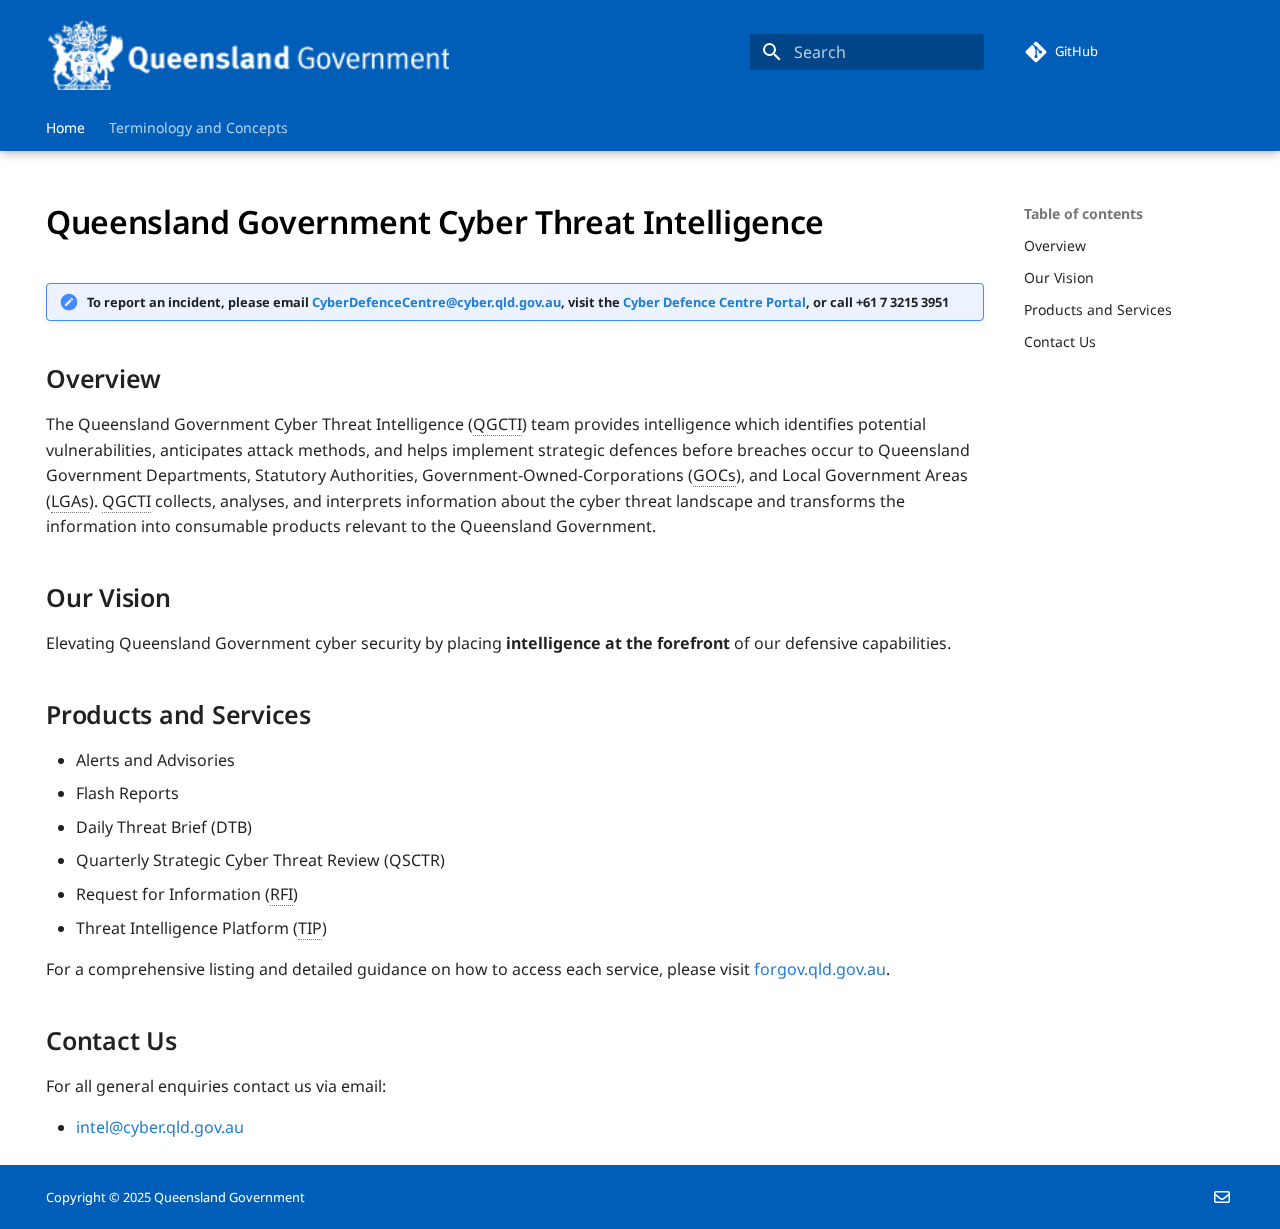
<file: index.html>
<!doctype html>
<html lang="en" class="no-js">
  <head>
    
      <meta charset="utf-8">
      <meta name="viewport" content="width=device-width,initial-scale=1">
      
        <meta name="description" content="Homepage for the Queensland Government Cyber Threat Intelligence">
      
      
      
        <link rel="canonical" href="https://intel.cyber.qld.gov.au/">
      
      
      
        <link rel="next" href="terminology-and-concepts/">
      
      
      <link rel="icon" href="assets/images/favicon.png">
      <meta name="generator" content="mkdocs-1.6.1, mkdocs-material-9.6.15">
    
    
      
        <title>Queensland Government Cyber Threat Intelligence - Cyber Threat Intelligence Knowledge Base</title>
      
    
    
      <link rel="stylesheet" href="assets/stylesheets/main.342714a4.min.css">
      
        
        <link rel="stylesheet" href="assets/stylesheets/palette.06af60db.min.css">
      
      


    
    
      
    
    
      
        
        
        <link rel="preconnect" href="https://fonts.gstatic.com" crossorigin>
        <link rel="stylesheet" href="https://fonts.googleapis.com/css?family=Noto+Sans:300,300i,400,400i,700,700i%7CRoboto+Mono:400,400i,700,700i&display=fallback">
        <style>:root{--md-text-font:"Noto Sans";--md-code-font:"Roboto Mono"}</style>
      
    
    
      <link rel="stylesheet" href="css/stylesheet.css">
    
    <script>__md_scope=new URL(".",location),__md_hash=e=>[...e].reduce(((e,_)=>(e<<5)-e+_.charCodeAt(0)),0),__md_get=(e,_=localStorage,t=__md_scope)=>JSON.parse(_.getItem(t.pathname+"."+e)),__md_set=(e,_,t=localStorage,a=__md_scope)=>{try{t.setItem(a.pathname+"."+e,JSON.stringify(_))}catch(e){}}</script>
    
      

    
    
    
  </head>
  
  
    
    
    
    
    
    <body dir="ltr" data-md-color-scheme="default" data-md-color-primary="custom" data-md-color-accent="indigo">
  
    
    <input class="md-toggle" data-md-toggle="drawer" type="checkbox" id="__drawer" autocomplete="off">
    <input class="md-toggle" data-md-toggle="search" type="checkbox" id="__search" autocomplete="off">
    <label class="md-overlay" for="__drawer"></label>
    <div data-md-component="skip">
      
        
        <a href="#queensland-government-cyber-threat-intelligence" class="md-skip">
          Skip to content
        </a>
      
    </div>
    <div data-md-component="announce">
      
    </div>
    
    
      

  

<header class="md-header md-header--shadow md-header--lifted" data-md-component="header">
  <nav class="md-header__inner md-grid" aria-label="Header">
    <a href="." title="Cyber Threat Intelligence Knowledge Base" class="md-header__button md-logo" aria-label="Cyber Threat Intelligence Knowledge Base" data-md-component="logo">
      
  <img src="assets/Qld-CoA-Stylised-1L-online-mono-rev.png" alt="logo">

    </a>
    <label class="md-header__button md-icon" for="__drawer">
      
      <svg xmlns="http://www.w3.org/2000/svg" viewBox="0 0 24 24"><path d="M3 6h18v2H3zm0 5h18v2H3zm0 5h18v2H3z"/></svg>
    </label>
    <div class="md-header__title" data-md-component="header-title">
      <div class="md-header__ellipsis">
        <div class="md-header__topic">
          <span class="md-ellipsis">
            Cyber Threat Intelligence Knowledge Base
          </span>
        </div>
        <div class="md-header__topic" data-md-component="header-topic">
          <span class="md-ellipsis">
            
              Queensland Government Cyber Threat Intelligence
            
          </span>
        </div>
      </div>
    </div>
    
      
    
    
    
    
      
      
        <label class="md-header__button md-icon" for="__search">
          
          <svg xmlns="http://www.w3.org/2000/svg" viewBox="0 0 24 24"><path d="M9.5 3A6.5 6.5 0 0 1 16 9.5c0 1.61-.59 3.09-1.56 4.23l.27.27h.79l5 5-1.5 1.5-5-5v-.79l-.27-.27A6.52 6.52 0 0 1 9.5 16 6.5 6.5 0 0 1 3 9.5 6.5 6.5 0 0 1 9.5 3m0 2C7 5 5 7 5 9.5S7 14 9.5 14 14 12 14 9.5 12 5 9.5 5"/></svg>
        </label>
        <div class="md-search" data-md-component="search" role="dialog">
  <label class="md-search__overlay" for="__search"></label>
  <div class="md-search__inner" role="search">
    <form class="md-search__form" name="search">
      <input type="text" class="md-search__input" name="query" aria-label="Search" placeholder="Search" autocapitalize="off" autocorrect="off" autocomplete="off" spellcheck="false" data-md-component="search-query" required>
      <label class="md-search__icon md-icon" for="__search">
        
        <svg xmlns="http://www.w3.org/2000/svg" viewBox="0 0 24 24"><path d="M9.5 3A6.5 6.5 0 0 1 16 9.5c0 1.61-.59 3.09-1.56 4.23l.27.27h.79l5 5-1.5 1.5-5-5v-.79l-.27-.27A6.52 6.52 0 0 1 9.5 16 6.5 6.5 0 0 1 3 9.5 6.5 6.5 0 0 1 9.5 3m0 2C7 5 5 7 5 9.5S7 14 9.5 14 14 12 14 9.5 12 5 9.5 5"/></svg>
        
        <svg xmlns="http://www.w3.org/2000/svg" viewBox="0 0 24 24"><path d="M20 11v2H8l5.5 5.5-1.42 1.42L4.16 12l7.92-7.92L13.5 5.5 8 11z"/></svg>
      </label>
      <nav class="md-search__options" aria-label="Search">
        
        <button type="reset" class="md-search__icon md-icon" title="Clear" aria-label="Clear" tabindex="-1">
          
          <svg xmlns="http://www.w3.org/2000/svg" viewBox="0 0 24 24"><path d="M19 6.41 17.59 5 12 10.59 6.41 5 5 6.41 10.59 12 5 17.59 6.41 19 12 13.41 17.59 19 19 17.59 13.41 12z"/></svg>
        </button>
      </nav>
      
    </form>
    <div class="md-search__output">
      <div class="md-search__scrollwrap" tabindex="0" data-md-scrollfix>
        <div class="md-search-result" data-md-component="search-result">
          <div class="md-search-result__meta">
            Initializing search
          </div>
          <ol class="md-search-result__list" role="presentation"></ol>
        </div>
      </div>
    </div>
  </div>
</div>
      
    
    
      <div class="md-header__source">
        <a href="https://github.com/qld-gov-au/qgcti-docs" title="Go to repository" class="md-source" data-md-component="source">
  <div class="md-source__icon md-icon">
    
    <svg xmlns="http://www.w3.org/2000/svg" viewBox="0 0 448 512"><!--! Font Awesome Free 6.7.2 by @fontawesome - https://fontawesome.com License - https://fontawesome.com/license/free (Icons: CC BY 4.0, Fonts: SIL OFL 1.1, Code: MIT License) Copyright 2024 Fonticons, Inc.--><path d="M439.55 236.05 244 40.45a28.87 28.87 0 0 0-40.81 0l-40.66 40.63 51.52 51.52c27.06-9.14 52.68 16.77 43.39 43.68l49.66 49.66c34.23-11.8 61.18 31 35.47 56.69-26.49 26.49-70.21-2.87-56-37.34L240.22 199v121.85c25.3 12.54 22.26 41.85 9.08 55a34.34 34.34 0 0 1-48.55 0c-17.57-17.6-11.07-46.91 11.25-56v-123c-20.8-8.51-24.6-30.74-18.64-45L142.57 101 8.45 235.14a28.86 28.86 0 0 0 0 40.81l195.61 195.6a28.86 28.86 0 0 0 40.8 0l194.69-194.69a28.86 28.86 0 0 0 0-40.81"/></svg>
  </div>
  <div class="md-source__repository">
    GitHub
  </div>
</a>
      </div>
    
  </nav>
  
    
      
<nav class="md-tabs" aria-label="Tabs" data-md-component="tabs">
  <div class="md-grid">
    <ul class="md-tabs__list">
      
        
  
  
  
    
  
  
    
    
      <li class="md-tabs__item md-tabs__item--active">
        <a href="." class="md-tabs__link">
          
  
  
    
  
  Home

        </a>
      </li>
    
  

      
        
  
  
  
  
    
    
      <li class="md-tabs__item">
        <a href="terminology-and-concepts/" class="md-tabs__link">
          
  
  
    
  
  Terminology and Concepts

        </a>
      </li>
    
  

      
    </ul>
  </div>
</nav>
    
  
</header>
    
    <div class="md-container" data-md-component="container">
      
      
        
      
      <main class="md-main" data-md-component="main">
        <div class="md-main__inner md-grid">
          
            
              
                
              
              <div class="md-sidebar md-sidebar--primary" data-md-component="sidebar" data-md-type="navigation" hidden>
                <div class="md-sidebar__scrollwrap">
                  <div class="md-sidebar__inner">
                    


  


<nav class="md-nav md-nav--primary md-nav--lifted" aria-label="Navigation" data-md-level="0">
  <label class="md-nav__title" for="__drawer">
    <a href="." title="Cyber Threat Intelligence Knowledge Base" class="md-nav__button md-logo" aria-label="Cyber Threat Intelligence Knowledge Base" data-md-component="logo">
      
  <img src="assets/Qld-CoA-Stylised-1L-online-mono-rev.png" alt="logo">

    </a>
    Cyber Threat Intelligence Knowledge Base
  </label>
  
    <div class="md-nav__source">
      <a href="https://github.com/qld-gov-au/qgcti-docs" title="Go to repository" class="md-source" data-md-component="source">
  <div class="md-source__icon md-icon">
    
    <svg xmlns="http://www.w3.org/2000/svg" viewBox="0 0 448 512"><!--! Font Awesome Free 6.7.2 by @fontawesome - https://fontawesome.com License - https://fontawesome.com/license/free (Icons: CC BY 4.0, Fonts: SIL OFL 1.1, Code: MIT License) Copyright 2024 Fonticons, Inc.--><path d="M439.55 236.05 244 40.45a28.87 28.87 0 0 0-40.81 0l-40.66 40.63 51.52 51.52c27.06-9.14 52.68 16.77 43.39 43.68l49.66 49.66c34.23-11.8 61.18 31 35.47 56.69-26.49 26.49-70.21-2.87-56-37.34L240.22 199v121.85c25.3 12.54 22.26 41.85 9.08 55a34.34 34.34 0 0 1-48.55 0c-17.57-17.6-11.07-46.91 11.25-56v-123c-20.8-8.51-24.6-30.74-18.64-45L142.57 101 8.45 235.14a28.86 28.86 0 0 0 0 40.81l195.61 195.6a28.86 28.86 0 0 0 40.8 0l194.69-194.69a28.86 28.86 0 0 0 0-40.81"/></svg>
  </div>
  <div class="md-source__repository">
    GitHub
  </div>
</a>
    </div>
  
  <ul class="md-nav__list" data-md-scrollfix>
    
      
      
  
  
    
  
  
  
    
    
      
        
          
        
      
    
    
    
      
        
        
      
      
        
      
    
    
    <li class="md-nav__item md-nav__item--active md-nav__item--section md-nav__item--nested">
      
        
        
        <input class="md-nav__toggle md-toggle " type="checkbox" id="__nav_1" checked>
        
          
          <div class="md-nav__link md-nav__container">
            <a href="." class="md-nav__link md-nav__link--active">
              
  
  
  <span class="md-ellipsis">
    Home
    
  </span>
  

            </a>
            
          </div>
        
        <nav class="md-nav" data-md-level="1" aria-labelledby="__nav_1_label" aria-expanded="true">
          <label class="md-nav__title" for="__nav_1">
            <span class="md-nav__icon md-icon"></span>
            Home
          </label>
          <ul class="md-nav__list" data-md-scrollfix>
            
              
            
          </ul>
        </nav>
      
    </li>
  

    
      
      
  
  
  
  
    
    
      
        
          
        
      
        
      
        
      
        
      
    
    
    
      
      
        
      
    
    
    <li class="md-nav__item md-nav__item--nested">
      
        
        
        <input class="md-nav__toggle md-toggle " type="checkbox" id="__nav_2" >
        
          
          <div class="md-nav__link md-nav__container">
            <a href="terminology-and-concepts/" class="md-nav__link ">
              
  
  
  <span class="md-ellipsis">
    Terminology and Concepts
    
  </span>
  

            </a>
            
              
              <label class="md-nav__link " for="__nav_2" id="__nav_2_label" tabindex="0">
                <span class="md-nav__icon md-icon"></span>
              </label>
            
          </div>
        
        <nav class="md-nav" data-md-level="1" aria-labelledby="__nav_2_label" aria-expanded="false">
          <label class="md-nav__title" for="__nav_2">
            <span class="md-nav__icon md-icon"></span>
            Terminology and Concepts
          </label>
          <ul class="md-nav__list" data-md-scrollfix>
            
              
            
              
                
  
  
  
  
    <li class="md-nav__item">
      <a href="terminology-and-concepts/traffic-light-protocol/" class="md-nav__link">
        
  
  
  <span class="md-ellipsis">
    Traffic Light Protocol (TLP)
    
  </span>
  

      </a>
    </li>
  

              
            
              
                
  
  
  
  
    <li class="md-nav__item">
      <a href="terminology-and-concepts/permissible-actions-protocol/" class="md-nav__link">
        
  
  
  <span class="md-ellipsis">
    Permissible Actions Protocol (PAP)
    
  </span>
  

      </a>
    </li>
  

              
            
              
                
  
  
  
  
    <li class="md-nav__item">
      <a href="terminology-and-concepts/words-of-estimative-probability/" class="md-nav__link">
        
  
  
  <span class="md-ellipsis">
    Words of Estimative Probability (WEPs)
    
  </span>
  

      </a>
    </li>
  

              
            
          </ul>
        </nav>
      
    </li>
  

    
  </ul>
</nav>
                  </div>
                </div>
              </div>
            
            
              
                
              
              <div class="md-sidebar md-sidebar--secondary" data-md-component="sidebar" data-md-type="toc" >
                <div class="md-sidebar__scrollwrap">
                  <div class="md-sidebar__inner">
                    

<nav class="md-nav md-nav--secondary" aria-label="Table of contents">
  
  
  
    
  
  
    <label class="md-nav__title" for="__toc">
      <span class="md-nav__icon md-icon"></span>
      Table of contents
    </label>
    <ul class="md-nav__list" data-md-component="toc" data-md-scrollfix>
      
        <li class="md-nav__item">
  <a href="#overview" class="md-nav__link">
    <span class="md-ellipsis">
      Overview
    </span>
  </a>
  
</li>
      
        <li class="md-nav__item">
  <a href="#our-vision" class="md-nav__link">
    <span class="md-ellipsis">
      Our Vision
    </span>
  </a>
  
</li>
      
        <li class="md-nav__item">
  <a href="#products-and-services" class="md-nav__link">
    <span class="md-ellipsis">
      Products and Services
    </span>
  </a>
  
</li>
      
        <li class="md-nav__item">
  <a href="#contact-us" class="md-nav__link">
    <span class="md-ellipsis">
      Contact Us
    </span>
  </a>
  
</li>
      
    </ul>
  
</nav>
                  </div>
                </div>
              </div>
            
          
          
            <div class="md-content" data-md-component="content">
              <article class="md-content__inner md-typeset">
                
                  
  



  
  


<h1 id="queensland-government-cyber-threat-intelligence">Queensland Government Cyber Threat Intelligence<a class="headerlink" href="#queensland-government-cyber-threat-intelligence" title="Permanent link">&para;</a></h1>
<div class="admonition note">
<p class="admonition-title">To report an incident, please email <a href="mailto:CyberDefenceCentre@cyber.qld.gov.au">CyberDefenceCentre@cyber.qld.gov.au</a>, visit the <a href="https://cdc.cyber.qld.gov.au">Cyber Defence Centre Portal</a>, or call +61 7 3215 3951</p>
</div>
<h2 id="overview">Overview<a class="headerlink" href="#overview" title="Permanent link">&para;</a></h2>
<p>The Queensland Government Cyber Threat Intelligence (<abbr title="Queensland Government Cyber Threat Intelligence">QGCTI</abbr>) team provides intelligence which identifies potential vulnerabilities, anticipates attack methods, and helps implement strategic defences before breaches occur to Queensland Government Departments, Statutory Authorities, Government-Owned-Corporations (<abbr title="Government Owned Corporations">GOCs</abbr>), and Local Government Areas (<abbr title="Local Government Areas">LGAs</abbr>). <abbr title="Queensland Government Cyber Threat Intelligence">QGCTI</abbr> collects, analyses, and interprets information about the cyber threat landscape and transforms the information into consumable products relevant to the Queensland Government. </p>
<h2 id="our-vision">Our Vision<a class="headerlink" href="#our-vision" title="Permanent link">&para;</a></h2>
<p>Elevating Queensland Government cyber security by placing <strong>intelligence at the forefront</strong> of our defensive capabilities. </p>
<h2 id="products-and-services">Products and Services<a class="headerlink" href="#products-and-services" title="Permanent link">&para;</a></h2>
<ul>
<li>Alerts and Advisories</li>
<li>Flash Reports</li>
<li>Daily Threat Brief (DTB)</li>
<li>Quarterly Strategic Cyber Threat Review (QSCTR)</li>
<li>Request for Information (<abbr title="Request for Information">RFI</abbr>)</li>
<li>Threat Intelligence Platform (<abbr title="Threat Intelligence Platform">TIP</abbr>)</li>
</ul>
<p>For a comprehensive listing and detailed guidance on how to access each service, please visit <a href="https://www.forgov.qld.gov.au/information-and-communication-technology/cyber-security/cyber-security-services/system-and-email-hardening/cyber-threat-intelligence">forgov.qld.gov.au</a>.</p>
<h2 id="contact-us">Contact Us<a class="headerlink" href="#contact-us" title="Permanent link">&para;</a></h2>
<p>For all general enquiries contact us via email:</p>
<ul>
<li><a href="mailto:intel@cyber.qld.gov.au">intel@cyber.qld.gov.au</a></li>
</ul>







  
  




  



                
              </article>
            </div>
          
          
<script>var target=document.getElementById(location.hash.slice(1));target&&target.name&&(target.checked=target.name.startsWith("__tabbed_"))</script>
        </div>
        
          <button type="button" class="md-top md-icon" data-md-component="top" hidden>
  
  <svg xmlns="http://www.w3.org/2000/svg" viewBox="0 0 24 24"><path d="M13 20h-2V8l-5.5 5.5-1.42-1.42L12 4.16l7.92 7.92-1.42 1.42L13 8z"/></svg>
  Back to top
</button>
        
      </main>
      
        <footer class="md-footer">
  
  <div class="md-footer-meta md-typeset">
    <div class="md-footer-meta__inner md-grid">
      <div class="md-copyright">
  
    <div class="md-copyright__highlight">
      Copyright &copy; 2025 Queensland Government
    </div>
  
  
</div>
      
        <div class="md-social">
  
    
    
    
    
    <a href="mailto:intel@cyber.qld.gov.au" target="_blank" rel="noopener" title="" class="md-social__link">
      <svg xmlns="http://www.w3.org/2000/svg" viewBox="0 0 512 512"><!--! Font Awesome Free 6.7.2 by @fontawesome - https://fontawesome.com License - https://fontawesome.com/license/free (Icons: CC BY 4.0, Fonts: SIL OFL 1.1, Code: MIT License) Copyright 2024 Fonticons, Inc.--><path d="M64 112c-8.8 0-16 7.2-16 16v22.1l172.5 141.6c20.7 17 50.4 17 71.1 0L464 150.1V128c0-8.8-7.2-16-16-16zM48 212.2V384c0 8.8 7.2 16 16 16h384c8.8 0 16-7.2 16-16V212.2L322 328.8c-38.4 31.5-93.7 31.5-132 0zM0 128c0-35.3 28.7-64 64-64h384c35.3 0 64 28.7 64 64v256c0 35.3-28.7 64-64 64H64c-35.3 0-64-28.7-64-64z"/></svg>
    </a>
  
</div>
      
    </div>
  </div>
</footer>
      
    </div>
    <div class="md-dialog" data-md-component="dialog">
      <div class="md-dialog__inner md-typeset"></div>
    </div>
    
    
    
      
      <script id="__config" type="application/json">{"base": ".", "features": ["navigation.tabs", "navigation.tabs.sticky", "navigation.top", "navigation.indexes", "navigation.tracking", "navigation.sections"], "search": "assets/javascripts/workers/search.d50fe291.min.js", "tags": null, "translations": {"clipboard.copied": "Copied to clipboard", "clipboard.copy": "Copy to clipboard", "search.result.more.one": "1 more on this page", "search.result.more.other": "# more on this page", "search.result.none": "No matching documents", "search.result.one": "1 matching document", "search.result.other": "# matching documents", "search.result.placeholder": "Type to start searching", "search.result.term.missing": "Missing", "select.version": "Select version"}, "version": null}</script>
    
    
      <script src="assets/javascripts/bundle.56ea9cef.min.js"></script>
      
    
  </body>
</html>
</file>
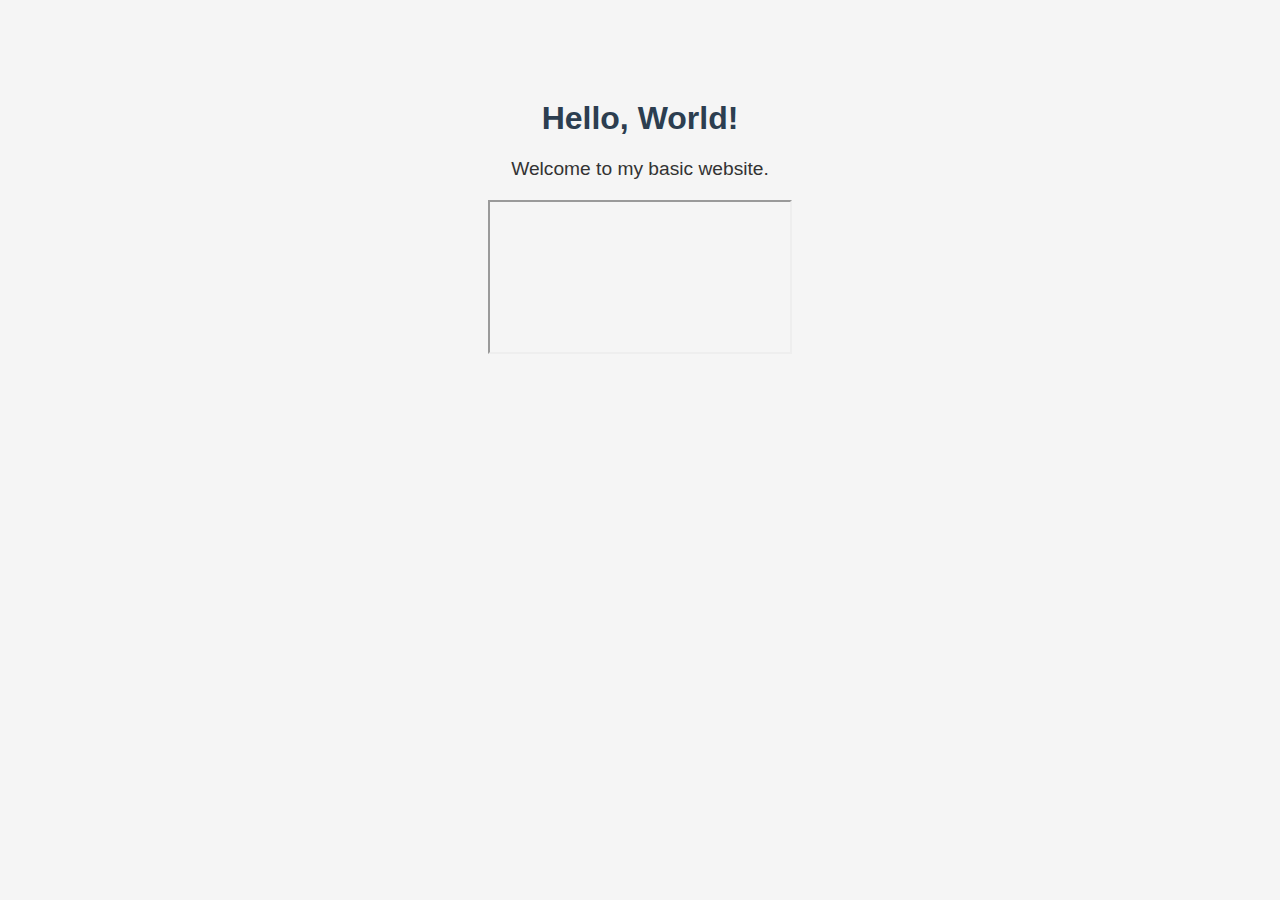
<file: docs/index.html>
<!DOCTYPE html>
<html lang="en">
<head>
    <meta charset="UTF-8">
    <title>Hello World</title>
    <link rel="stylesheet" href="styles/css/style.css">
</head>
<body>
    <h1>Hello, World!</h1>
    <p>Welcome to my basic website.</p>
    <iframe src="https://wog.app.n8n.cloud/form-test/23f25f9e-38a2-47b3-a3d6-c976af56ba2d" referrerpolicy="same-origin"></iframe>
</body>
</html>
</file>
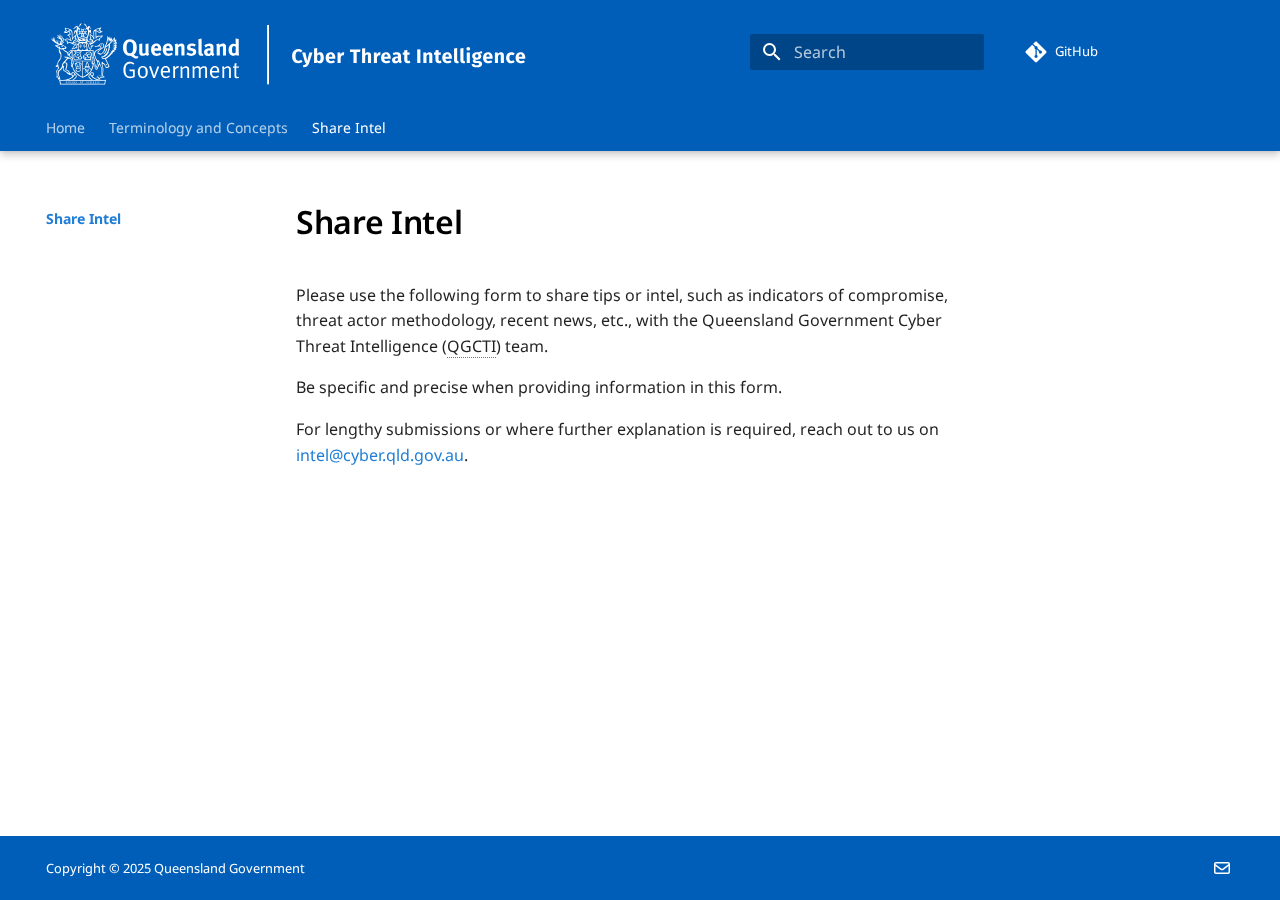
<file: share-intel/index.html>
<!doctype html>
<html lang="en" class="no-js">
  <head>
    
      <meta charset="utf-8">
      <meta name="viewport" content="width=device-width,initial-scale=1">
      
        <meta name="description" content="Homepage for the Queensland Government Cyber Threat Intelligence">
      
      
      
        <link rel="canonical" href="https://intel.cyber.qld.gov.au/share-intel/">
      
      
        <link rel="prev" href="../terminology-and-concepts/words-of-estimative-probability/">
      
      
      
      <link rel="icon" href="../assets/images/favicon.png">
      <meta name="generator" content="mkdocs-1.6.1, mkdocs-material-9.6.16">
    
    
      
        <title>Share Intel - </title>
      
    
    
      <link rel="stylesheet" href="../assets/stylesheets/main.7e37652d.min.css">
      
        
        <link rel="stylesheet" href="../assets/stylesheets/palette.06af60db.min.css">
      
      


    
    
      
    
    
      
        
        
        <link rel="preconnect" href="https://fonts.gstatic.com" crossorigin>
        <link rel="stylesheet" href="https://fonts.googleapis.com/css?family=Noto+Sans:300,300i,400,400i,700,700i%7CRoboto+Mono:400,400i,700,700i&display=fallback">
        <style>:root{--md-text-font:"Noto Sans";--md-code-font:"Roboto Mono"}</style>
      
    
    
      <link rel="stylesheet" href="../css/stylesheet.css">
    
    <script>__md_scope=new URL("..",location),__md_hash=e=>[...e].reduce(((e,_)=>(e<<5)-e+_.charCodeAt(0)),0),__md_get=(e,_=localStorage,t=__md_scope)=>JSON.parse(_.getItem(t.pathname+"."+e)),__md_set=(e,_,t=localStorage,a=__md_scope)=>{try{t.setItem(a.pathname+"."+e,JSON.stringify(_))}catch(e){}}</script>
    
      

    
    
    
  </head>
  
  
    
    
    
    
    
    <body dir="ltr" data-md-color-scheme="default" data-md-color-primary="custom" data-md-color-accent="indigo">
  
    
    <input class="md-toggle" data-md-toggle="drawer" type="checkbox" id="__drawer" autocomplete="off">
    <input class="md-toggle" data-md-toggle="search" type="checkbox" id="__search" autocomplete="off">
    <label class="md-overlay" for="__drawer"></label>
    <div data-md-component="skip">
      
        
        <a href="#share-intel" class="md-skip">
          Skip to content
        </a>
      
    </div>
    <div data-md-component="announce">
      
    </div>
    
    
      

  

<header class="md-header md-header--shadow md-header--lifted" data-md-component="header">
  <nav class="md-header__inner md-grid" aria-label="Header">
    <a href=".." title="" class="md-header__button md-logo" aria-label="" data-md-component="logo">
      
  <img src="../assets/qldgov-cti.svg" alt="logo">

    </a>
    <label class="md-header__button md-icon" for="__drawer">
      
      <svg xmlns="http://www.w3.org/2000/svg" viewBox="0 0 24 24"><path d="M3 6h18v2H3zm0 5h18v2H3zm0 5h18v2H3z"/></svg>
    </label>
    <div class="md-header__title" data-md-component="header-title">
      <div class="md-header__ellipsis">
        <div class="md-header__topic">
          <span class="md-ellipsis">
            
          </span>
        </div>
        <div class="md-header__topic" data-md-component="header-topic">
          <span class="md-ellipsis">
            
              Share Intel
            
          </span>
        </div>
      </div>
    </div>
    
      
    
    
    
    
      
      
        <label class="md-header__button md-icon" for="__search">
          
          <svg xmlns="http://www.w3.org/2000/svg" viewBox="0 0 24 24"><path d="M9.5 3A6.5 6.5 0 0 1 16 9.5c0 1.61-.59 3.09-1.56 4.23l.27.27h.79l5 5-1.5 1.5-5-5v-.79l-.27-.27A6.52 6.52 0 0 1 9.5 16 6.5 6.5 0 0 1 3 9.5 6.5 6.5 0 0 1 9.5 3m0 2C7 5 5 7 5 9.5S7 14 9.5 14 14 12 14 9.5 12 5 9.5 5"/></svg>
        </label>
        <div class="md-search" data-md-component="search" role="dialog">
  <label class="md-search__overlay" for="__search"></label>
  <div class="md-search__inner" role="search">
    <form class="md-search__form" name="search">
      <input type="text" class="md-search__input" name="query" aria-label="Search" placeholder="Search" autocapitalize="off" autocorrect="off" autocomplete="off" spellcheck="false" data-md-component="search-query" required>
      <label class="md-search__icon md-icon" for="__search">
        
        <svg xmlns="http://www.w3.org/2000/svg" viewBox="0 0 24 24"><path d="M9.5 3A6.5 6.5 0 0 1 16 9.5c0 1.61-.59 3.09-1.56 4.23l.27.27h.79l5 5-1.5 1.5-5-5v-.79l-.27-.27A6.52 6.52 0 0 1 9.5 16 6.5 6.5 0 0 1 3 9.5 6.5 6.5 0 0 1 9.5 3m0 2C7 5 5 7 5 9.5S7 14 9.5 14 14 12 14 9.5 12 5 9.5 5"/></svg>
        
        <svg xmlns="http://www.w3.org/2000/svg" viewBox="0 0 24 24"><path d="M20 11v2H8l5.5 5.5-1.42 1.42L4.16 12l7.92-7.92L13.5 5.5 8 11z"/></svg>
      </label>
      <nav class="md-search__options" aria-label="Search">
        
        <button type="reset" class="md-search__icon md-icon" title="Clear" aria-label="Clear" tabindex="-1">
          
          <svg xmlns="http://www.w3.org/2000/svg" viewBox="0 0 24 24"><path d="M19 6.41 17.59 5 12 10.59 6.41 5 5 6.41 10.59 12 5 17.59 6.41 19 12 13.41 17.59 19 19 17.59 13.41 12z"/></svg>
        </button>
      </nav>
      
    </form>
    <div class="md-search__output">
      <div class="md-search__scrollwrap" tabindex="0" data-md-scrollfix>
        <div class="md-search-result" data-md-component="search-result">
          <div class="md-search-result__meta">
            Initializing search
          </div>
          <ol class="md-search-result__list" role="presentation"></ol>
        </div>
      </div>
    </div>
  </div>
</div>
      
    
    
      <div class="md-header__source">
        <a href="https://github.com/qld-gov-au/qgcti-docs" title="Go to repository" class="md-source" data-md-component="source">
  <div class="md-source__icon md-icon">
    
    <svg xmlns="http://www.w3.org/2000/svg" viewBox="0 0 448 512"><!--! Font Awesome Free 7.0.0 by @fontawesome - https://fontawesome.com License - https://fontawesome.com/license/free (Icons: CC BY 4.0, Fonts: SIL OFL 1.1, Code: MIT License) Copyright 2025 Fonticons, Inc.--><path fill="currentColor" d="M439.6 236.1 244 40.5c-5.4-5.5-12.8-8.5-20.4-8.5s-15 3-20.4 8.4L162.5 81l51.5 51.5c27.1-9.1 52.7 16.8 43.4 43.7l49.7 49.7c34.2-11.8 61.2 31 35.5 56.7-26.5 26.5-70.2-2.9-56-37.3L240.3 199v121.9c25.3 12.5 22.3 41.8 9.1 55-6.4 6.4-15.2 10.1-24.3 10.1s-17.8-3.6-24.3-10.1c-17.6-17.6-11.1-46.9 11.2-56v-123c-20.8-8.5-24.6-30.7-18.6-45L142.6 101 8.5 235.1C3 240.6 0 247.9 0 255.5s3 15 8.5 20.4l195.6 195.7c5.4 5.4 12.7 8.4 20.4 8.4s15-3 20.4-8.4l194.7-194.7c5.4-5.4 8.4-12.8 8.4-20.4s-3-15-8.4-20.4"/></svg>
  </div>
  <div class="md-source__repository">
    GitHub
  </div>
</a>
      </div>
    
  </nav>
  
    
      
<nav class="md-tabs" aria-label="Tabs" data-md-component="tabs">
  <div class="md-grid">
    <ul class="md-tabs__list">
      
        
  
  
  
  
    
    
      <li class="md-tabs__item">
        <a href=".." class="md-tabs__link">
          
  
  
    
  
  Home

        </a>
      </li>
    
  

      
        
  
  
  
  
    
    
      <li class="md-tabs__item">
        <a href="../terminology-and-concepts/" class="md-tabs__link">
          
  
  
    
  
  Terminology and Concepts

        </a>
      </li>
    
  

      
        
  
  
  
    
  
  
    
    
      <li class="md-tabs__item md-tabs__item--active">
        <a href="./" class="md-tabs__link">
          
  
  
    
  
  Share Intel

        </a>
      </li>
    
  

      
    </ul>
  </div>
</nav>
    
  
</header>
    
    <div class="md-container" data-md-component="container">
      
      
        
      
      <main class="md-main" data-md-component="main">
        <div class="md-main__inner md-grid">
          
            
              
              <div class="md-sidebar md-sidebar--primary" data-md-component="sidebar" data-md-type="navigation" >
                <div class="md-sidebar__scrollwrap">
                  <div class="md-sidebar__inner">
                    


  


<nav class="md-nav md-nav--primary md-nav--lifted" aria-label="Navigation" data-md-level="0">
  <label class="md-nav__title" for="__drawer">
    <a href=".." title="" class="md-nav__button md-logo" aria-label="" data-md-component="logo">
      
  <img src="../assets/qldgov-cti.svg" alt="logo">

    </a>
    
  </label>
  
    <div class="md-nav__source">
      <a href="https://github.com/qld-gov-au/qgcti-docs" title="Go to repository" class="md-source" data-md-component="source">
  <div class="md-source__icon md-icon">
    
    <svg xmlns="http://www.w3.org/2000/svg" viewBox="0 0 448 512"><!--! Font Awesome Free 7.0.0 by @fontawesome - https://fontawesome.com License - https://fontawesome.com/license/free (Icons: CC BY 4.0, Fonts: SIL OFL 1.1, Code: MIT License) Copyright 2025 Fonticons, Inc.--><path fill="currentColor" d="M439.6 236.1 244 40.5c-5.4-5.5-12.8-8.5-20.4-8.5s-15 3-20.4 8.4L162.5 81l51.5 51.5c27.1-9.1 52.7 16.8 43.4 43.7l49.7 49.7c34.2-11.8 61.2 31 35.5 56.7-26.5 26.5-70.2-2.9-56-37.3L240.3 199v121.9c25.3 12.5 22.3 41.8 9.1 55-6.4 6.4-15.2 10.1-24.3 10.1s-17.8-3.6-24.3-10.1c-17.6-17.6-11.1-46.9 11.2-56v-123c-20.8-8.5-24.6-30.7-18.6-45L142.6 101 8.5 235.1C3 240.6 0 247.9 0 255.5s3 15 8.5 20.4l195.6 195.7c5.4 5.4 12.7 8.4 20.4 8.4s15-3 20.4-8.4l194.7-194.7c5.4-5.4 8.4-12.8 8.4-20.4s-3-15-8.4-20.4"/></svg>
  </div>
  <div class="md-source__repository">
    GitHub
  </div>
</a>
    </div>
  
  <ul class="md-nav__list" data-md-scrollfix>
    
      
      
  
  
  
  
    
    
      
        
          
        
      
    
    
    
      
      
        
      
    
    
    <li class="md-nav__item md-nav__item--nested">
      
        
        
        <input class="md-nav__toggle md-toggle " type="checkbox" id="__nav_1" >
        
          
          <div class="md-nav__link md-nav__container">
            <a href=".." class="md-nav__link ">
              
  
  
  <span class="md-ellipsis">
    Home
    
  </span>
  

            </a>
            
          </div>
        
        <nav class="md-nav" data-md-level="1" aria-labelledby="__nav_1_label" aria-expanded="false">
          <label class="md-nav__title" for="__nav_1">
            <span class="md-nav__icon md-icon"></span>
            Home
          </label>
          <ul class="md-nav__list" data-md-scrollfix>
            
              
            
          </ul>
        </nav>
      
    </li>
  

    
      
      
  
  
  
  
    
    
      
        
          
        
      
        
      
        
      
        
      
    
    
    
      
      
        
      
    
    
    <li class="md-nav__item md-nav__item--nested">
      
        
        
        <input class="md-nav__toggle md-toggle " type="checkbox" id="__nav_2" >
        
          
          <div class="md-nav__link md-nav__container">
            <a href="../terminology-and-concepts/" class="md-nav__link ">
              
  
  
  <span class="md-ellipsis">
    Terminology and Concepts
    
  </span>
  

            </a>
            
              
              <label class="md-nav__link " for="__nav_2" id="__nav_2_label" tabindex="0">
                <span class="md-nav__icon md-icon"></span>
              </label>
            
          </div>
        
        <nav class="md-nav" data-md-level="1" aria-labelledby="__nav_2_label" aria-expanded="false">
          <label class="md-nav__title" for="__nav_2">
            <span class="md-nav__icon md-icon"></span>
            Terminology and Concepts
          </label>
          <ul class="md-nav__list" data-md-scrollfix>
            
              
            
              
                
  
  
  
  
    <li class="md-nav__item">
      <a href="../terminology-and-concepts/traffic-light-protocol/" class="md-nav__link">
        
  
  
  <span class="md-ellipsis">
    Traffic Light Protocol (TLP)
    
  </span>
  

      </a>
    </li>
  

              
            
              
                
  
  
  
  
    <li class="md-nav__item">
      <a href="../terminology-and-concepts/permissible-actions-protocol/" class="md-nav__link">
        
  
  
  <span class="md-ellipsis">
    Permissible Actions Protocol (PAP)
    
  </span>
  

      </a>
    </li>
  

              
            
              
                
  
  
  
  
    <li class="md-nav__item">
      <a href="../terminology-and-concepts/words-of-estimative-probability/" class="md-nav__link">
        
  
  
  <span class="md-ellipsis">
    Words of Estimative Probability (WEPs)
    
  </span>
  

      </a>
    </li>
  

              
            
          </ul>
        </nav>
      
    </li>
  

    
      
      
  
  
    
  
  
  
    
    
      
        
          
        
      
    
    
    
      
        
        
      
      
        
      
    
    
    <li class="md-nav__item md-nav__item--active md-nav__item--section md-nav__item--nested">
      
        
        
        <input class="md-nav__toggle md-toggle " type="checkbox" id="__nav_3" checked>
        
          
          <div class="md-nav__link md-nav__container">
            <a href="./" class="md-nav__link md-nav__link--active">
              
  
  
  <span class="md-ellipsis">
    Share Intel
    
  </span>
  

            </a>
            
          </div>
        
        <nav class="md-nav" data-md-level="1" aria-labelledby="__nav_3_label" aria-expanded="true">
          <label class="md-nav__title" for="__nav_3">
            <span class="md-nav__icon md-icon"></span>
            Share Intel
          </label>
          <ul class="md-nav__list" data-md-scrollfix>
            
              
            
          </ul>
        </nav>
      
    </li>
  

    
  </ul>
</nav>
                  </div>
                </div>
              </div>
            
            
              
              <div class="md-sidebar md-sidebar--secondary" data-md-component="sidebar" data-md-type="toc" >
                <div class="md-sidebar__scrollwrap">
                  <div class="md-sidebar__inner">
                    

<nav class="md-nav md-nav--secondary" aria-label="Table of contents">
  
  
  
    
  
  
</nav>
                  </div>
                </div>
              </div>
            
          
          
            <div class="md-content" data-md-component="content">
              <article class="md-content__inner md-typeset">
                
                  


  
  


<h1 id="share-intel">Share Intel<a class="headerlink" href="#share-intel" title="Permanent link">&para;</a></h1>
<p>Please use the following form to share tips or intel, such as indicators of compromise, threat actor methodology, recent news, etc., with the Queensland Government Cyber Threat Intelligence (<abbr title="Queensland Government Cyber Threat Intelligence">QGCTI</abbr>) team. </p>
<p>Be specific and precise when providing information in this form. </p>
<p>For lengthy submissions or where further explanation is required, reach out to us on <a href="mailto:intel@cyber.qld.gov.au">intel@cyber.qld.gov.au</a>.  </p>
<div id="formio"></div>

<script src="https://cdn.form.io/formiojs/formio.full.min.js"></script>

<script type="text/javascript">
  window.onload = function() {
    Formio.createForm(document.getElementById('formio'), 'https://api.forms.platforms.qld.gov.au/qgcti/share-intel');
  };
</script>












                
              </article>
            </div>
          
          
<script>var target=document.getElementById(location.hash.slice(1));target&&target.name&&(target.checked=target.name.startsWith("__tabbed_"))</script>
        </div>
        
          <button type="button" class="md-top md-icon" data-md-component="top" hidden>
  
  <svg xmlns="http://www.w3.org/2000/svg" viewBox="0 0 24 24"><path d="M13 20h-2V8l-5.5 5.5-1.42-1.42L12 4.16l7.92 7.92-1.42 1.42L13 8z"/></svg>
  Back to top
</button>
        
      </main>
      
        <footer class="md-footer">
  
  <div class="md-footer-meta md-typeset">
    <div class="md-footer-meta__inner md-grid">
      <div class="md-copyright">
  
    <div class="md-copyright__highlight">
      Copyright &copy; 2025 Queensland Government
    </div>
  
  
</div>
      
        <div class="md-social">
  
    
    
    
    
    <a href="mailto:intel@cyber.qld.gov.au" target="_blank" rel="noopener" title="" class="md-social__link">
      <svg xmlns="http://www.w3.org/2000/svg" viewBox="0 0 512 512"><!--! Font Awesome Free 7.0.0 by @fontawesome - https://fontawesome.com License - https://fontawesome.com/license/free (Icons: CC BY 4.0, Fonts: SIL OFL 1.1, Code: MIT License) Copyright 2025 Fonticons, Inc.--><path fill="currentColor" d="M61.4 64C27.5 64 0 91.5 0 125.4c0 .9 0 1.7.1 2.6H0v256c0 35.3 28.7 64 64 64h384c35.3 0 64-28.7 64-64V128h-.1c0-.9.1-1.7.1-2.6 0-33.9-27.5-61.4-61.4-61.4zM464 192.3V384c0 8.8-7.2 16-16 16H64c-8.8 0-16-7.2-16-16V192.3l154.8 117.4c31.4 23.9 74.9 23.9 106.4 0zM48 125.4c0-7.4 6-13.4 13.4-13.4h389.2c7.4 0 13.4 6 13.4 13.4 0 4.2-2 8.2-5.3 10.7L280.2 271.5c-14.3 10.8-34.1 10.8-48.4 0L53.3 136.1c-3.3-2.5-5.3-6.5-5.3-10.7"/></svg>
    </a>
  
</div>
      
    </div>
  </div>
</footer>
      
    </div>
    <div class="md-dialog" data-md-component="dialog">
      <div class="md-dialog__inner md-typeset"></div>
    </div>
    
    
    
      
      <script id="__config" type="application/json">{"base": "..", "features": ["navigation.tabs", "navigation.tabs.sticky", "navigation.top", "navigation.indexes", "navigation.tracking", "navigation.sections"], "search": "../assets/javascripts/workers/search.d50fe291.min.js", "tags": null, "translations": {"clipboard.copied": "Copied to clipboard", "clipboard.copy": "Copy to clipboard", "search.result.more.one": "1 more on this page", "search.result.more.other": "# more on this page", "search.result.none": "No matching documents", "search.result.one": "1 matching document", "search.result.other": "# matching documents", "search.result.placeholder": "Type to start searching", "search.result.term.missing": "Missing", "select.version": "Select version"}, "version": null}</script>
    
    
      <script src="../assets/javascripts/bundle.50899def.min.js"></script>
      
    
  </body>
</html>
</file>
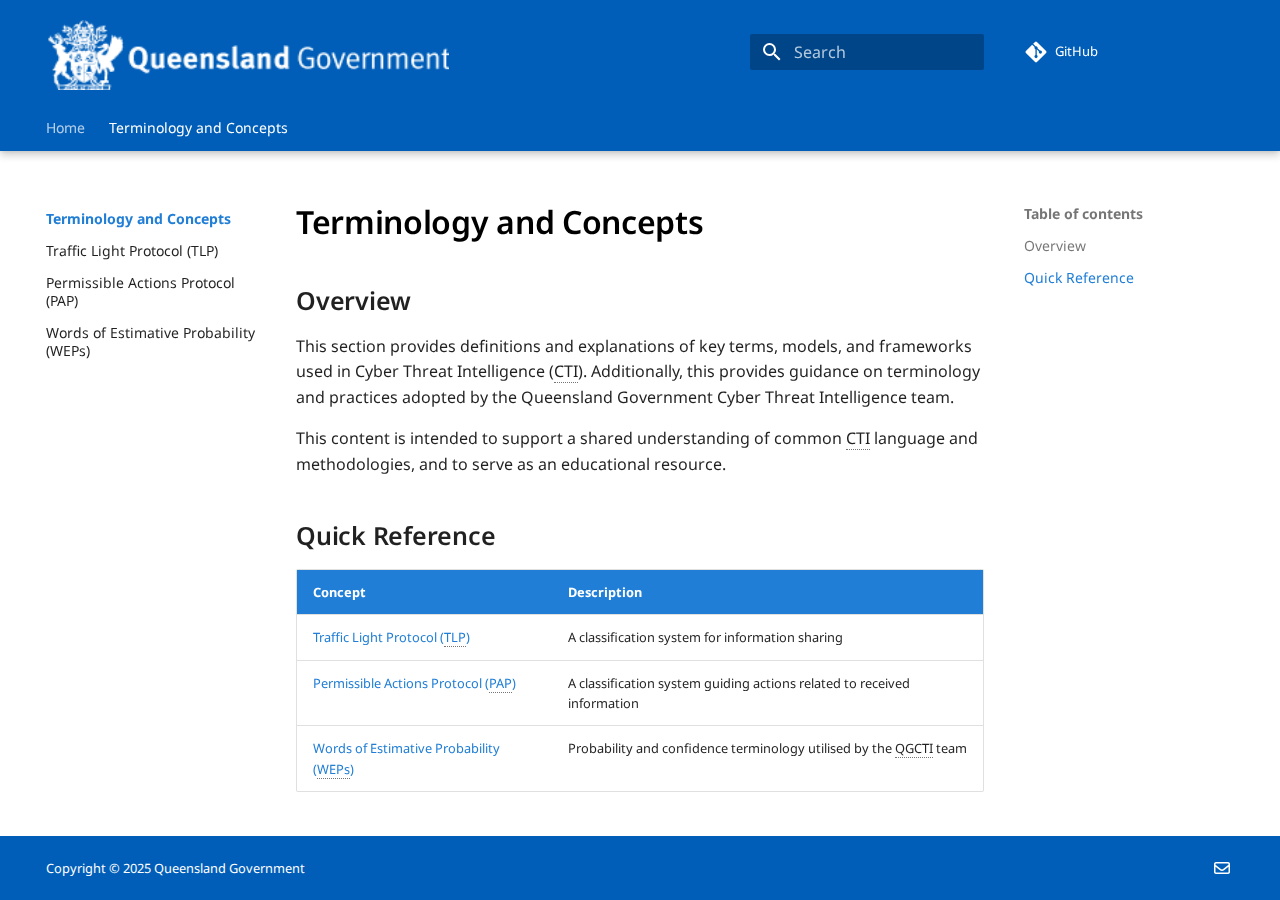
<file: terminology-and-concepts/index.html>
<!doctype html>
<html lang="en" class="no-js">
  <head>
    
      <meta charset="utf-8">
      <meta name="viewport" content="width=device-width,initial-scale=1">
      
        <meta name="description" content="Homepage for the Queensland Government Cyber Threat Intelligence">
      
      
      
        <link rel="canonical" href="https://intel.cyber.qld.gov.au/terminology-and-concepts/">
      
      
        <link rel="prev" href="..">
      
      
        <link rel="next" href="traffic-light-protocol/">
      
      
      <link rel="icon" href="../assets/images/favicon.png">
      <meta name="generator" content="mkdocs-1.6.1, mkdocs-material-9.6.14">
    
    
      
        <title>Terminology and Concepts - Cyber Threat Intelligence Knowledge Base</title>
      
    
    
      <link rel="stylesheet" href="../assets/stylesheets/main.342714a4.min.css">
      
        
        <link rel="stylesheet" href="../assets/stylesheets/palette.06af60db.min.css">
      
      


    
    
      
    
    
      
        
        
        <link rel="preconnect" href="https://fonts.gstatic.com" crossorigin>
        <link rel="stylesheet" href="https://fonts.googleapis.com/css?family=Noto+Sans:300,300i,400,400i,700,700i%7CRoboto+Mono:400,400i,700,700i&display=fallback">
        <style>:root{--md-text-font:"Noto Sans";--md-code-font:"Roboto Mono"}</style>
      
    
    
      <link rel="stylesheet" href="../css/stylesheet.css">
    
    <script>__md_scope=new URL("..",location),__md_hash=e=>[...e].reduce(((e,_)=>(e<<5)-e+_.charCodeAt(0)),0),__md_get=(e,_=localStorage,t=__md_scope)=>JSON.parse(_.getItem(t.pathname+"."+e)),__md_set=(e,_,t=localStorage,a=__md_scope)=>{try{t.setItem(a.pathname+"."+e,JSON.stringify(_))}catch(e){}}</script>
    
      

    
    
    
  </head>
  
  
    
    
    
    
    
    <body dir="ltr" data-md-color-scheme="default" data-md-color-primary="custom" data-md-color-accent="indigo">
  
    
    <input class="md-toggle" data-md-toggle="drawer" type="checkbox" id="__drawer" autocomplete="off">
    <input class="md-toggle" data-md-toggle="search" type="checkbox" id="__search" autocomplete="off">
    <label class="md-overlay" for="__drawer"></label>
    <div data-md-component="skip">
      
        
        <a href="#terminology-and-concepts" class="md-skip">
          Skip to content
        </a>
      
    </div>
    <div data-md-component="announce">
      
    </div>
    
    
      

  

<header class="md-header md-header--shadow md-header--lifted" data-md-component="header">
  <nav class="md-header__inner md-grid" aria-label="Header">
    <a href=".." title="Cyber Threat Intelligence Knowledge Base" class="md-header__button md-logo" aria-label="Cyber Threat Intelligence Knowledge Base" data-md-component="logo">
      
  <img src="../assets/Qld-CoA-Stylised-1L-online-mono-rev.png" alt="logo">

    </a>
    <label class="md-header__button md-icon" for="__drawer">
      
      <svg xmlns="http://www.w3.org/2000/svg" viewBox="0 0 24 24"><path d="M3 6h18v2H3zm0 5h18v2H3zm0 5h18v2H3z"/></svg>
    </label>
    <div class="md-header__title" data-md-component="header-title">
      <div class="md-header__ellipsis">
        <div class="md-header__topic">
          <span class="md-ellipsis">
            Cyber Threat Intelligence Knowledge Base
          </span>
        </div>
        <div class="md-header__topic" data-md-component="header-topic">
          <span class="md-ellipsis">
            
              Terminology and Concepts
            
          </span>
        </div>
      </div>
    </div>
    
      
    
    
    
    
      
      
        <label class="md-header__button md-icon" for="__search">
          
          <svg xmlns="http://www.w3.org/2000/svg" viewBox="0 0 24 24"><path d="M9.5 3A6.5 6.5 0 0 1 16 9.5c0 1.61-.59 3.09-1.56 4.23l.27.27h.79l5 5-1.5 1.5-5-5v-.79l-.27-.27A6.52 6.52 0 0 1 9.5 16 6.5 6.5 0 0 1 3 9.5 6.5 6.5 0 0 1 9.5 3m0 2C7 5 5 7 5 9.5S7 14 9.5 14 14 12 14 9.5 12 5 9.5 5"/></svg>
        </label>
        <div class="md-search" data-md-component="search" role="dialog">
  <label class="md-search__overlay" for="__search"></label>
  <div class="md-search__inner" role="search">
    <form class="md-search__form" name="search">
      <input type="text" class="md-search__input" name="query" aria-label="Search" placeholder="Search" autocapitalize="off" autocorrect="off" autocomplete="off" spellcheck="false" data-md-component="search-query" required>
      <label class="md-search__icon md-icon" for="__search">
        
        <svg xmlns="http://www.w3.org/2000/svg" viewBox="0 0 24 24"><path d="M9.5 3A6.5 6.5 0 0 1 16 9.5c0 1.61-.59 3.09-1.56 4.23l.27.27h.79l5 5-1.5 1.5-5-5v-.79l-.27-.27A6.52 6.52 0 0 1 9.5 16 6.5 6.5 0 0 1 3 9.5 6.5 6.5 0 0 1 9.5 3m0 2C7 5 5 7 5 9.5S7 14 9.5 14 14 12 14 9.5 12 5 9.5 5"/></svg>
        
        <svg xmlns="http://www.w3.org/2000/svg" viewBox="0 0 24 24"><path d="M20 11v2H8l5.5 5.5-1.42 1.42L4.16 12l7.92-7.92L13.5 5.5 8 11z"/></svg>
      </label>
      <nav class="md-search__options" aria-label="Search">
        
        <button type="reset" class="md-search__icon md-icon" title="Clear" aria-label="Clear" tabindex="-1">
          
          <svg xmlns="http://www.w3.org/2000/svg" viewBox="0 0 24 24"><path d="M19 6.41 17.59 5 12 10.59 6.41 5 5 6.41 10.59 12 5 17.59 6.41 19 12 13.41 17.59 19 19 17.59 13.41 12z"/></svg>
        </button>
      </nav>
      
    </form>
    <div class="md-search__output">
      <div class="md-search__scrollwrap" tabindex="0" data-md-scrollfix>
        <div class="md-search-result" data-md-component="search-result">
          <div class="md-search-result__meta">
            Initializing search
          </div>
          <ol class="md-search-result__list" role="presentation"></ol>
        </div>
      </div>
    </div>
  </div>
</div>
      
    
    
      <div class="md-header__source">
        <a href="https://github.com/qld-gov-au/qgcti-docs" title="Go to repository" class="md-source" data-md-component="source">
  <div class="md-source__icon md-icon">
    
    <svg xmlns="http://www.w3.org/2000/svg" viewBox="0 0 448 512"><!--! Font Awesome Free 6.7.2 by @fontawesome - https://fontawesome.com License - https://fontawesome.com/license/free (Icons: CC BY 4.0, Fonts: SIL OFL 1.1, Code: MIT License) Copyright 2024 Fonticons, Inc.--><path d="M439.55 236.05 244 40.45a28.87 28.87 0 0 0-40.81 0l-40.66 40.63 51.52 51.52c27.06-9.14 52.68 16.77 43.39 43.68l49.66 49.66c34.23-11.8 61.18 31 35.47 56.69-26.49 26.49-70.21-2.87-56-37.34L240.22 199v121.85c25.3 12.54 22.26 41.85 9.08 55a34.34 34.34 0 0 1-48.55 0c-17.57-17.6-11.07-46.91 11.25-56v-123c-20.8-8.51-24.6-30.74-18.64-45L142.57 101 8.45 235.14a28.86 28.86 0 0 0 0 40.81l195.61 195.6a28.86 28.86 0 0 0 40.8 0l194.69-194.69a28.86 28.86 0 0 0 0-40.81"/></svg>
  </div>
  <div class="md-source__repository">
    GitHub
  </div>
</a>
      </div>
    
  </nav>
  
    
      
<nav class="md-tabs" aria-label="Tabs" data-md-component="tabs">
  <div class="md-grid">
    <ul class="md-tabs__list">
      
        
  
  
  
  
    
    
      <li class="md-tabs__item">
        <a href=".." class="md-tabs__link">
          
  
  
    
  
  Home

        </a>
      </li>
    
  

      
        
  
  
  
    
  
  
    
    
      <li class="md-tabs__item md-tabs__item--active">
        <a href="./" class="md-tabs__link">
          
  
  
    
  
  Terminology and Concepts

        </a>
      </li>
    
  

      
    </ul>
  </div>
</nav>
    
  
</header>
    
    <div class="md-container" data-md-component="container">
      
      
        
      
      <main class="md-main" data-md-component="main">
        <div class="md-main__inner md-grid">
          
            
              
              <div class="md-sidebar md-sidebar--primary" data-md-component="sidebar" data-md-type="navigation" >
                <div class="md-sidebar__scrollwrap">
                  <div class="md-sidebar__inner">
                    


  


<nav class="md-nav md-nav--primary md-nav--lifted" aria-label="Navigation" data-md-level="0">
  <label class="md-nav__title" for="__drawer">
    <a href=".." title="Cyber Threat Intelligence Knowledge Base" class="md-nav__button md-logo" aria-label="Cyber Threat Intelligence Knowledge Base" data-md-component="logo">
      
  <img src="../assets/Qld-CoA-Stylised-1L-online-mono-rev.png" alt="logo">

    </a>
    Cyber Threat Intelligence Knowledge Base
  </label>
  
    <div class="md-nav__source">
      <a href="https://github.com/qld-gov-au/qgcti-docs" title="Go to repository" class="md-source" data-md-component="source">
  <div class="md-source__icon md-icon">
    
    <svg xmlns="http://www.w3.org/2000/svg" viewBox="0 0 448 512"><!--! Font Awesome Free 6.7.2 by @fontawesome - https://fontawesome.com License - https://fontawesome.com/license/free (Icons: CC BY 4.0, Fonts: SIL OFL 1.1, Code: MIT License) Copyright 2024 Fonticons, Inc.--><path d="M439.55 236.05 244 40.45a28.87 28.87 0 0 0-40.81 0l-40.66 40.63 51.52 51.52c27.06-9.14 52.68 16.77 43.39 43.68l49.66 49.66c34.23-11.8 61.18 31 35.47 56.69-26.49 26.49-70.21-2.87-56-37.34L240.22 199v121.85c25.3 12.54 22.26 41.85 9.08 55a34.34 34.34 0 0 1-48.55 0c-17.57-17.6-11.07-46.91 11.25-56v-123c-20.8-8.51-24.6-30.74-18.64-45L142.57 101 8.45 235.14a28.86 28.86 0 0 0 0 40.81l195.61 195.6a28.86 28.86 0 0 0 40.8 0l194.69-194.69a28.86 28.86 0 0 0 0-40.81"/></svg>
  </div>
  <div class="md-source__repository">
    GitHub
  </div>
</a>
    </div>
  
  <ul class="md-nav__list" data-md-scrollfix>
    
      
      
  
  
  
  
    
    
      
        
          
        
      
    
    
    
      
      
        
      
    
    
    <li class="md-nav__item md-nav__item--nested">
      
        
        
        <input class="md-nav__toggle md-toggle " type="checkbox" id="__nav_1" >
        
          
          <div class="md-nav__link md-nav__container">
            <a href=".." class="md-nav__link ">
              
  
  
  <span class="md-ellipsis">
    Home
    
  </span>
  

            </a>
            
          </div>
        
        <nav class="md-nav" data-md-level="1" aria-labelledby="__nav_1_label" aria-expanded="false">
          <label class="md-nav__title" for="__nav_1">
            <span class="md-nav__icon md-icon"></span>
            Home
          </label>
          <ul class="md-nav__list" data-md-scrollfix>
            
              
            
          </ul>
        </nav>
      
    </li>
  

    
      
      
  
  
    
  
  
  
    
    
      
        
          
        
      
        
      
        
      
        
      
    
    
    
      
        
        
      
      
        
      
    
    
    <li class="md-nav__item md-nav__item--active md-nav__item--section md-nav__item--nested">
      
        
        
        <input class="md-nav__toggle md-toggle " type="checkbox" id="__nav_2" checked>
        
          
          <div class="md-nav__link md-nav__container">
            <a href="./" class="md-nav__link md-nav__link--active">
              
  
  
  <span class="md-ellipsis">
    Terminology and Concepts
    
  </span>
  

            </a>
            
              
              <label class="md-nav__link md-nav__link--active" for="__nav_2" id="__nav_2_label" tabindex="">
                <span class="md-nav__icon md-icon"></span>
              </label>
            
          </div>
        
        <nav class="md-nav" data-md-level="1" aria-labelledby="__nav_2_label" aria-expanded="true">
          <label class="md-nav__title" for="__nav_2">
            <span class="md-nav__icon md-icon"></span>
            Terminology and Concepts
          </label>
          <ul class="md-nav__list" data-md-scrollfix>
            
              
            
              
                
  
  
  
  
    <li class="md-nav__item">
      <a href="traffic-light-protocol/" class="md-nav__link">
        
  
  
  <span class="md-ellipsis">
    Traffic Light Protocol (TLP)
    
  </span>
  

      </a>
    </li>
  

              
            
              
                
  
  
  
  
    <li class="md-nav__item">
      <a href="permissible-actions-protocol/" class="md-nav__link">
        
  
  
  <span class="md-ellipsis">
    Permissible Actions Protocol (PAP)
    
  </span>
  

      </a>
    </li>
  

              
            
              
                
  
  
  
  
    <li class="md-nav__item">
      <a href="words-of-estimative-probability/" class="md-nav__link">
        
  
  
  <span class="md-ellipsis">
    Words of Estimative Probability (WEPs)
    
  </span>
  

      </a>
    </li>
  

              
            
          </ul>
        </nav>
      
    </li>
  

    
  </ul>
</nav>
                  </div>
                </div>
              </div>
            
            
              
              <div class="md-sidebar md-sidebar--secondary" data-md-component="sidebar" data-md-type="toc" >
                <div class="md-sidebar__scrollwrap">
                  <div class="md-sidebar__inner">
                    

<nav class="md-nav md-nav--secondary" aria-label="Table of contents">
  
  
  
    
  
  
    <label class="md-nav__title" for="__toc">
      <span class="md-nav__icon md-icon"></span>
      Table of contents
    </label>
    <ul class="md-nav__list" data-md-component="toc" data-md-scrollfix>
      
        <li class="md-nav__item">
  <a href="#overview" class="md-nav__link">
    <span class="md-ellipsis">
      Overview
    </span>
  </a>
  
</li>
      
        <li class="md-nav__item">
  <a href="#quick-reference" class="md-nav__link">
    <span class="md-ellipsis">
      Quick Reference
    </span>
  </a>
  
</li>
      
    </ul>
  
</nav>
                  </div>
                </div>
              </div>
            
          
          
            <div class="md-content" data-md-component="content">
              <article class="md-content__inner md-typeset">
                
                  


  
  


<h1 id="terminology-and-concepts">Terminology and Concepts<a class="headerlink" href="#terminology-and-concepts" title="Permanent link">&para;</a></h1>
<h2 id="overview">Overview<a class="headerlink" href="#overview" title="Permanent link">&para;</a></h2>
<p>This section provides definitions and explanations of key terms, models, and frameworks used in Cyber Threat Intelligence (<abbr title="Cyber Threat Intelligence">CTI</abbr>). Additionally, this provides guidance on terminology and practices adopted by the Queensland Government Cyber Threat Intelligence team. </p>
<p>This content is intended to support a shared understanding of common <abbr title="Cyber Threat Intelligence">CTI</abbr> language and methodologies, and to serve as an educational resource.</p>
<h2 id="quick-reference">Quick Reference<a class="headerlink" href="#quick-reference" title="Permanent link">&para;</a></h2>
<table>
<thead>
<tr>
<th>Concept</th>
<th>Description</th>
</tr>
</thead>
<tbody>
<tr>
<td><a href="traffic-light-protocol/">Traffic Light Protocol (<abbr title="Traffic Light Protocol">TLP</abbr>)</a></td>
<td>A classification system for information sharing</td>
</tr>
<tr>
<td><a href="permissible-actions-protocol/">Permissible Actions Protocol (<abbr title="Permissible Actions Protocol">PAP</abbr>)</a></td>
<td>A classification system guiding actions related to received information</td>
</tr>
<tr>
<td><a href="words-of-estimative-probability/">Words of Estimative Probability (<abbr title="Words of Estimative Probability">WEPs</abbr>)</a></td>
<td>Probability and confidence terminology utilised by the <abbr title="Queensland Government Cyber Threat Intelligence">QGCTI</abbr> team</td>
</tr>
</tbody>
</table>












                
              </article>
            </div>
          
          
<script>var target=document.getElementById(location.hash.slice(1));target&&target.name&&(target.checked=target.name.startsWith("__tabbed_"))</script>
        </div>
        
          <button type="button" class="md-top md-icon" data-md-component="top" hidden>
  
  <svg xmlns="http://www.w3.org/2000/svg" viewBox="0 0 24 24"><path d="M13 20h-2V8l-5.5 5.5-1.42-1.42L12 4.16l7.92 7.92-1.42 1.42L13 8z"/></svg>
  Back to top
</button>
        
      </main>
      
        <footer class="md-footer">
  
  <div class="md-footer-meta md-typeset">
    <div class="md-footer-meta__inner md-grid">
      <div class="md-copyright">
  
    <div class="md-copyright__highlight">
      Copyright &copy; 2025 Queensland Government
    </div>
  
  
</div>
      
        <div class="md-social">
  
    
    
    
    
    <a href="mailto:intel@cyber.qld.gov.au" target="_blank" rel="noopener" title="" class="md-social__link">
      <svg xmlns="http://www.w3.org/2000/svg" viewBox="0 0 512 512"><!--! Font Awesome Free 6.7.2 by @fontawesome - https://fontawesome.com License - https://fontawesome.com/license/free (Icons: CC BY 4.0, Fonts: SIL OFL 1.1, Code: MIT License) Copyright 2024 Fonticons, Inc.--><path d="M64 112c-8.8 0-16 7.2-16 16v22.1l172.5 141.6c20.7 17 50.4 17 71.1 0L464 150.1V128c0-8.8-7.2-16-16-16zM48 212.2V384c0 8.8 7.2 16 16 16h384c8.8 0 16-7.2 16-16V212.2L322 328.8c-38.4 31.5-93.7 31.5-132 0zM0 128c0-35.3 28.7-64 64-64h384c35.3 0 64 28.7 64 64v256c0 35.3-28.7 64-64 64H64c-35.3 0-64-28.7-64-64z"/></svg>
    </a>
  
</div>
      
    </div>
  </div>
</footer>
      
    </div>
    <div class="md-dialog" data-md-component="dialog">
      <div class="md-dialog__inner md-typeset"></div>
    </div>
    
    
    
      
      <script id="__config" type="application/json">{"base": "..", "features": ["navigation.tabs", "navigation.tabs.sticky", "navigation.top", "navigation.indexes", "navigation.tracking", "navigation.sections"], "search": "../assets/javascripts/workers/search.d50fe291.min.js", "tags": null, "translations": {"clipboard.copied": "Copied to clipboard", "clipboard.copy": "Copy to clipboard", "search.result.more.one": "1 more on this page", "search.result.more.other": "# more on this page", "search.result.none": "No matching documents", "search.result.one": "1 matching document", "search.result.other": "# matching documents", "search.result.placeholder": "Type to start searching", "search.result.term.missing": "Missing", "select.version": "Select version"}, "version": null}</script>
    
    
      <script src="../assets/javascripts/bundle.13a4f30d.min.js"></script>
      
    
  </body>
</html>
</file>
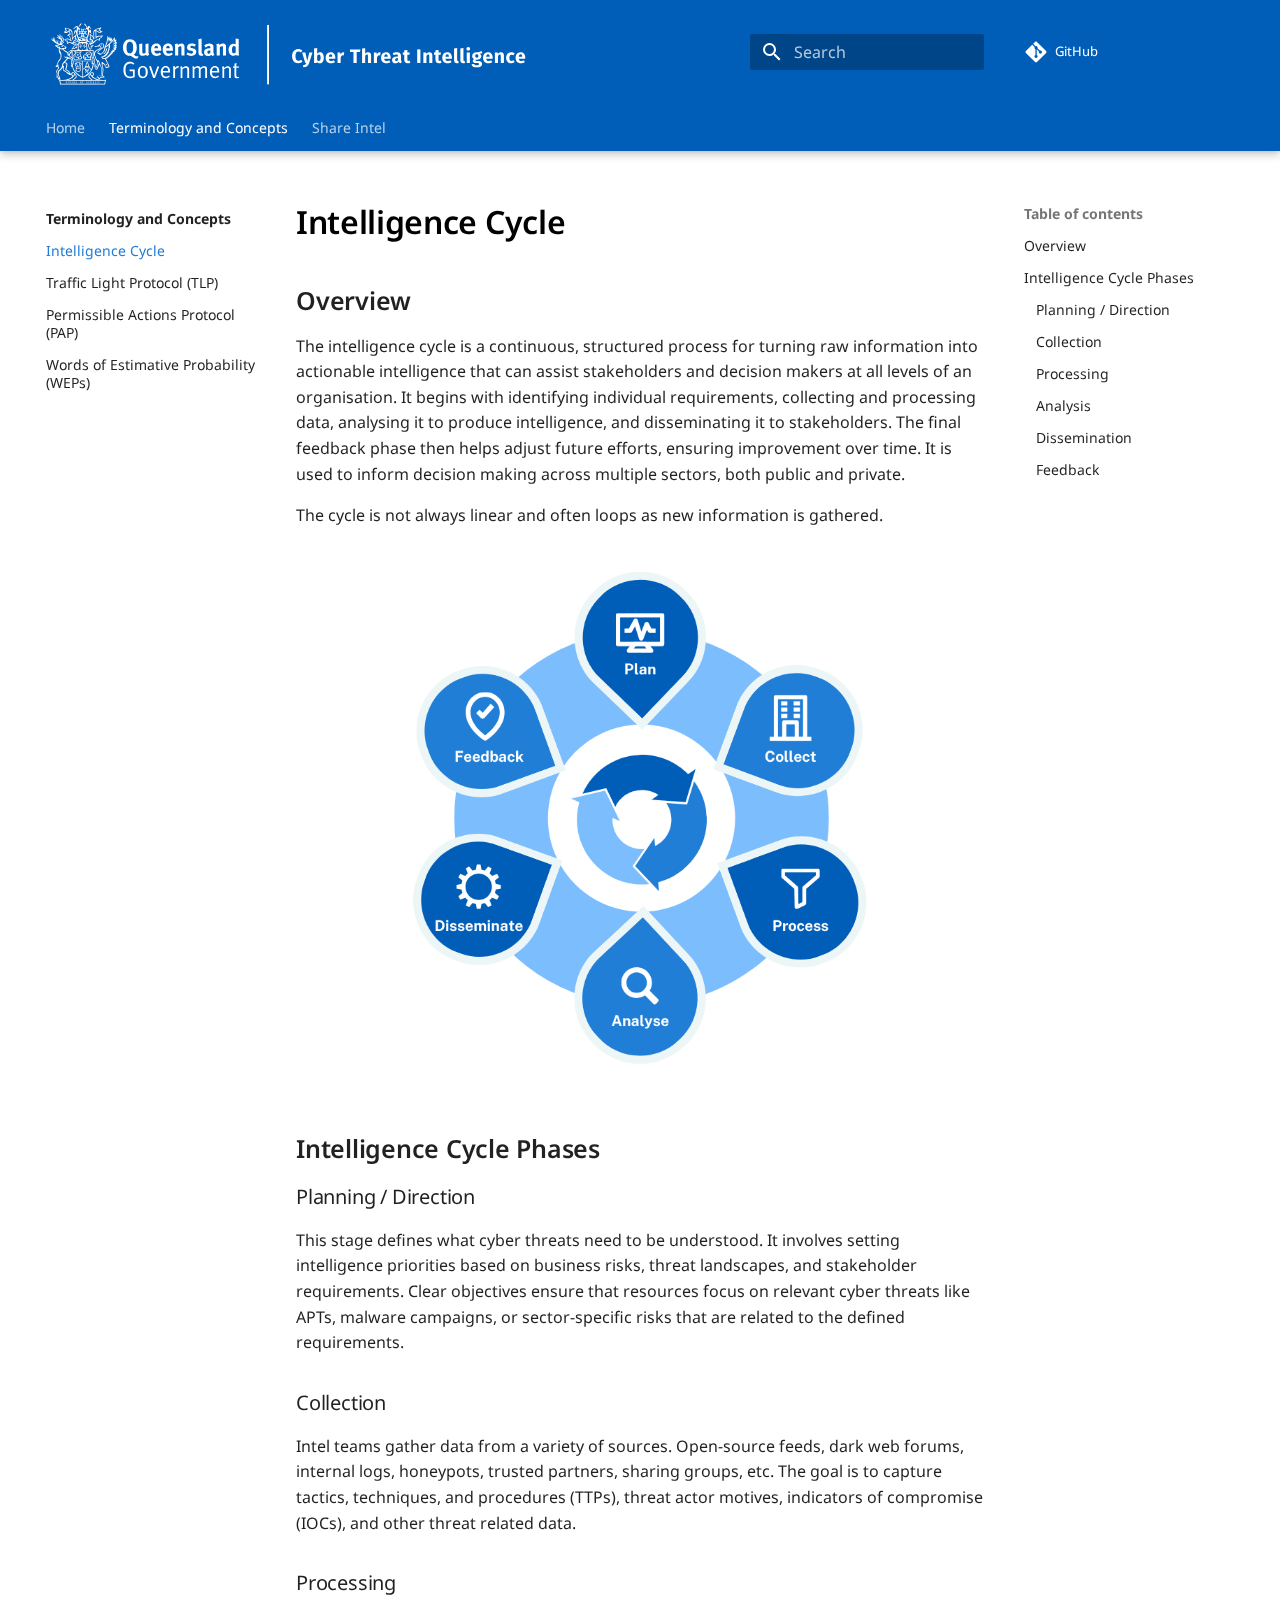
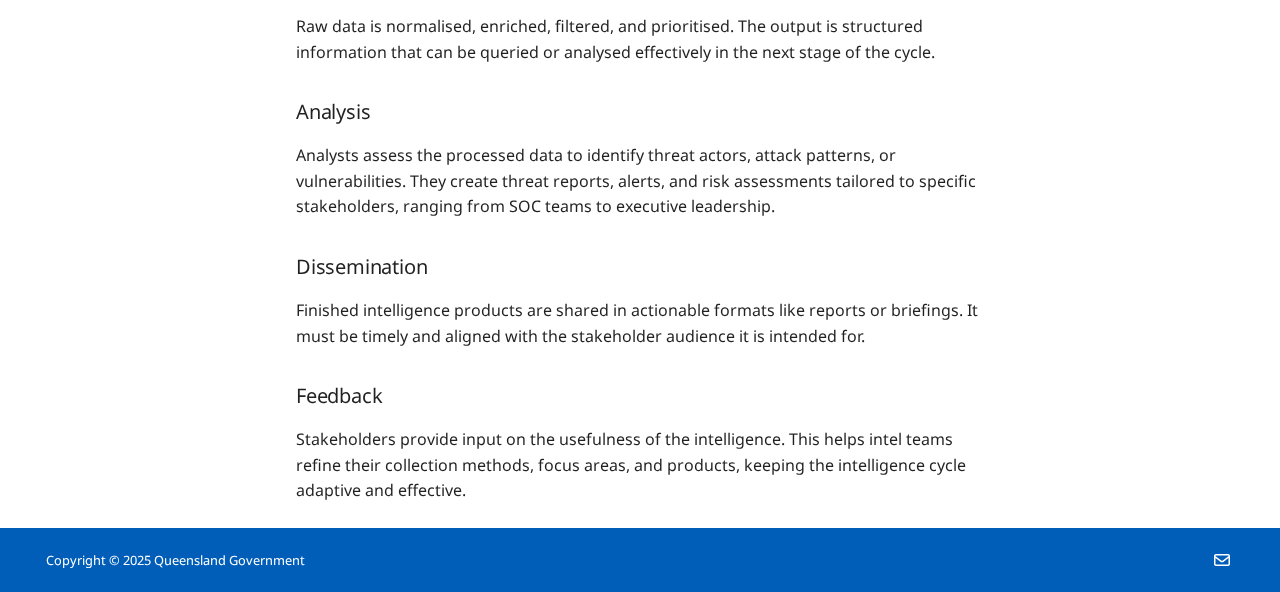
<file: terminology-and-concepts/intelligence-cycle/index.html>
<!doctype html>
<html lang="en" class="no-js">
  <head>
    
      <meta charset="utf-8">
      <meta name="viewport" content="width=device-width,initial-scale=1">
      
        <meta name="description" content="Homepage for the Queensland Government Cyber Threat Intelligence">
      
      
      
        <link rel="canonical" href="https://intel.cyber.qld.gov.au/terminology-and-concepts/intelligence-cycle/">
      
      
        <link rel="prev" href="../">
      
      
        <link rel="next" href="../traffic-light-protocol/">
      
      
      <link rel="icon" href="../../assets/images/favicon.png">
      <meta name="generator" content="mkdocs-1.6.1, mkdocs-material-9.6.16">
    
    
      
        <title>Intelligence Cycle - </title>
      
    
    
      <link rel="stylesheet" href="../../assets/stylesheets/main.7e37652d.min.css">
      
        
        <link rel="stylesheet" href="../../assets/stylesheets/palette.06af60db.min.css">
      
      


    
    
      
    
    
      
        
        
        <link rel="preconnect" href="https://fonts.gstatic.com" crossorigin>
        <link rel="stylesheet" href="https://fonts.googleapis.com/css?family=Noto+Sans:300,300i,400,400i,700,700i%7CRoboto+Mono:400,400i,700,700i&display=fallback">
        <style>:root{--md-text-font:"Noto Sans";--md-code-font:"Roboto Mono"}</style>
      
    
    
      <link rel="stylesheet" href="../../css/stylesheet.css">
    
    <script>__md_scope=new URL("../..",location),__md_hash=e=>[...e].reduce(((e,_)=>(e<<5)-e+_.charCodeAt(0)),0),__md_get=(e,_=localStorage,t=__md_scope)=>JSON.parse(_.getItem(t.pathname+"."+e)),__md_set=(e,_,t=localStorage,a=__md_scope)=>{try{t.setItem(a.pathname+"."+e,JSON.stringify(_))}catch(e){}}</script>
    
      

    
    
    
  </head>
  
  
    
    
    
    
    
    <body dir="ltr" data-md-color-scheme="default" data-md-color-primary="custom" data-md-color-accent="indigo">
  
    
    <input class="md-toggle" data-md-toggle="drawer" type="checkbox" id="__drawer" autocomplete="off">
    <input class="md-toggle" data-md-toggle="search" type="checkbox" id="__search" autocomplete="off">
    <label class="md-overlay" for="__drawer"></label>
    <div data-md-component="skip">
      
        
        <a href="#intelligence-cycle" class="md-skip">
          Skip to content
        </a>
      
    </div>
    <div data-md-component="announce">
      
    </div>
    
    
      

  

<header class="md-header md-header--shadow md-header--lifted" data-md-component="header">
  <nav class="md-header__inner md-grid" aria-label="Header">
    <a href="../.." title="" class="md-header__button md-logo" aria-label="" data-md-component="logo">
      
  <img src="../../assets/qldgov-cti.svg" alt="logo">

    </a>
    <label class="md-header__button md-icon" for="__drawer">
      
      <svg xmlns="http://www.w3.org/2000/svg" viewBox="0 0 24 24"><path d="M3 6h18v2H3zm0 5h18v2H3zm0 5h18v2H3z"/></svg>
    </label>
    <div class="md-header__title" data-md-component="header-title">
      <div class="md-header__ellipsis">
        <div class="md-header__topic">
          <span class="md-ellipsis">
            
          </span>
        </div>
        <div class="md-header__topic" data-md-component="header-topic">
          <span class="md-ellipsis">
            
              Intelligence Cycle
            
          </span>
        </div>
      </div>
    </div>
    
      
    
    
    
    
      
      
        <label class="md-header__button md-icon" for="__search">
          
          <svg xmlns="http://www.w3.org/2000/svg" viewBox="0 0 24 24"><path d="M9.5 3A6.5 6.5 0 0 1 16 9.5c0 1.61-.59 3.09-1.56 4.23l.27.27h.79l5 5-1.5 1.5-5-5v-.79l-.27-.27A6.52 6.52 0 0 1 9.5 16 6.5 6.5 0 0 1 3 9.5 6.5 6.5 0 0 1 9.5 3m0 2C7 5 5 7 5 9.5S7 14 9.5 14 14 12 14 9.5 12 5 9.5 5"/></svg>
        </label>
        <div class="md-search" data-md-component="search" role="dialog">
  <label class="md-search__overlay" for="__search"></label>
  <div class="md-search__inner" role="search">
    <form class="md-search__form" name="search">
      <input type="text" class="md-search__input" name="query" aria-label="Search" placeholder="Search" autocapitalize="off" autocorrect="off" autocomplete="off" spellcheck="false" data-md-component="search-query" required>
      <label class="md-search__icon md-icon" for="__search">
        
        <svg xmlns="http://www.w3.org/2000/svg" viewBox="0 0 24 24"><path d="M9.5 3A6.5 6.5 0 0 1 16 9.5c0 1.61-.59 3.09-1.56 4.23l.27.27h.79l5 5-1.5 1.5-5-5v-.79l-.27-.27A6.52 6.52 0 0 1 9.5 16 6.5 6.5 0 0 1 3 9.5 6.5 6.5 0 0 1 9.5 3m0 2C7 5 5 7 5 9.5S7 14 9.5 14 14 12 14 9.5 12 5 9.5 5"/></svg>
        
        <svg xmlns="http://www.w3.org/2000/svg" viewBox="0 0 24 24"><path d="M20 11v2H8l5.5 5.5-1.42 1.42L4.16 12l7.92-7.92L13.5 5.5 8 11z"/></svg>
      </label>
      <nav class="md-search__options" aria-label="Search">
        
        <button type="reset" class="md-search__icon md-icon" title="Clear" aria-label="Clear" tabindex="-1">
          
          <svg xmlns="http://www.w3.org/2000/svg" viewBox="0 0 24 24"><path d="M19 6.41 17.59 5 12 10.59 6.41 5 5 6.41 10.59 12 5 17.59 6.41 19 12 13.41 17.59 19 19 17.59 13.41 12z"/></svg>
        </button>
      </nav>
      
    </form>
    <div class="md-search__output">
      <div class="md-search__scrollwrap" tabindex="0" data-md-scrollfix>
        <div class="md-search-result" data-md-component="search-result">
          <div class="md-search-result__meta">
            Initializing search
          </div>
          <ol class="md-search-result__list" role="presentation"></ol>
        </div>
      </div>
    </div>
  </div>
</div>
      
    
    
      <div class="md-header__source">
        <a href="https://github.com/qld-gov-au/qgcti-docs" title="Go to repository" class="md-source" data-md-component="source">
  <div class="md-source__icon md-icon">
    
    <svg xmlns="http://www.w3.org/2000/svg" viewBox="0 0 448 512"><!--! Font Awesome Free 7.0.0 by @fontawesome - https://fontawesome.com License - https://fontawesome.com/license/free (Icons: CC BY 4.0, Fonts: SIL OFL 1.1, Code: MIT License) Copyright 2025 Fonticons, Inc.--><path fill="currentColor" d="M439.6 236.1 244 40.5c-5.4-5.5-12.8-8.5-20.4-8.5s-15 3-20.4 8.4L162.5 81l51.5 51.5c27.1-9.1 52.7 16.8 43.4 43.7l49.7 49.7c34.2-11.8 61.2 31 35.5 56.7-26.5 26.5-70.2-2.9-56-37.3L240.3 199v121.9c25.3 12.5 22.3 41.8 9.1 55-6.4 6.4-15.2 10.1-24.3 10.1s-17.8-3.6-24.3-10.1c-17.6-17.6-11.1-46.9 11.2-56v-123c-20.8-8.5-24.6-30.7-18.6-45L142.6 101 8.5 235.1C3 240.6 0 247.9 0 255.5s3 15 8.5 20.4l195.6 195.7c5.4 5.4 12.7 8.4 20.4 8.4s15-3 20.4-8.4l194.7-194.7c5.4-5.4 8.4-12.8 8.4-20.4s-3-15-8.4-20.4"/></svg>
  </div>
  <div class="md-source__repository">
    GitHub
  </div>
</a>
      </div>
    
  </nav>
  
    
      
<nav class="md-tabs" aria-label="Tabs" data-md-component="tabs">
  <div class="md-grid">
    <ul class="md-tabs__list">
      
        
  
  
  
  
    
    
      <li class="md-tabs__item">
        <a href="../.." class="md-tabs__link">
          
  
  
    
  
  Home

        </a>
      </li>
    
  

      
        
  
  
  
    
  
  
    
    
      <li class="md-tabs__item md-tabs__item--active">
        <a href="../" class="md-tabs__link">
          
  
  
    
  
  Terminology and Concepts

        </a>
      </li>
    
  

      
        
  
  
  
  
    
    
      <li class="md-tabs__item">
        <a href="../../share-intel/" class="md-tabs__link">
          
  
  
    
  
  Share Intel

        </a>
      </li>
    
  

      
    </ul>
  </div>
</nav>
    
  
</header>
    
    <div class="md-container" data-md-component="container">
      
      
        
      
      <main class="md-main" data-md-component="main">
        <div class="md-main__inner md-grid">
          
            
              
              <div class="md-sidebar md-sidebar--primary" data-md-component="sidebar" data-md-type="navigation" >
                <div class="md-sidebar__scrollwrap">
                  <div class="md-sidebar__inner">
                    


  


<nav class="md-nav md-nav--primary md-nav--lifted" aria-label="Navigation" data-md-level="0">
  <label class="md-nav__title" for="__drawer">
    <a href="../.." title="" class="md-nav__button md-logo" aria-label="" data-md-component="logo">
      
  <img src="../../assets/qldgov-cti.svg" alt="logo">

    </a>
    
  </label>
  
    <div class="md-nav__source">
      <a href="https://github.com/qld-gov-au/qgcti-docs" title="Go to repository" class="md-source" data-md-component="source">
  <div class="md-source__icon md-icon">
    
    <svg xmlns="http://www.w3.org/2000/svg" viewBox="0 0 448 512"><!--! Font Awesome Free 7.0.0 by @fontawesome - https://fontawesome.com License - https://fontawesome.com/license/free (Icons: CC BY 4.0, Fonts: SIL OFL 1.1, Code: MIT License) Copyright 2025 Fonticons, Inc.--><path fill="currentColor" d="M439.6 236.1 244 40.5c-5.4-5.5-12.8-8.5-20.4-8.5s-15 3-20.4 8.4L162.5 81l51.5 51.5c27.1-9.1 52.7 16.8 43.4 43.7l49.7 49.7c34.2-11.8 61.2 31 35.5 56.7-26.5 26.5-70.2-2.9-56-37.3L240.3 199v121.9c25.3 12.5 22.3 41.8 9.1 55-6.4 6.4-15.2 10.1-24.3 10.1s-17.8-3.6-24.3-10.1c-17.6-17.6-11.1-46.9 11.2-56v-123c-20.8-8.5-24.6-30.7-18.6-45L142.6 101 8.5 235.1C3 240.6 0 247.9 0 255.5s3 15 8.5 20.4l195.6 195.7c5.4 5.4 12.7 8.4 20.4 8.4s15-3 20.4-8.4l194.7-194.7c5.4-5.4 8.4-12.8 8.4-20.4s-3-15-8.4-20.4"/></svg>
  </div>
  <div class="md-source__repository">
    GitHub
  </div>
</a>
    </div>
  
  <ul class="md-nav__list" data-md-scrollfix>
    
      
      
  
  
  
  
    
    
      
        
          
        
      
    
    
    
      
      
        
      
    
    
    <li class="md-nav__item md-nav__item--nested">
      
        
        
        <input class="md-nav__toggle md-toggle " type="checkbox" id="__nav_1" >
        
          
          <div class="md-nav__link md-nav__container">
            <a href="../.." class="md-nav__link ">
              
  
  
  <span class="md-ellipsis">
    Home
    
  </span>
  

            </a>
            
          </div>
        
        <nav class="md-nav" data-md-level="1" aria-labelledby="__nav_1_label" aria-expanded="false">
          <label class="md-nav__title" for="__nav_1">
            <span class="md-nav__icon md-icon"></span>
            Home
          </label>
          <ul class="md-nav__list" data-md-scrollfix>
            
              
            
          </ul>
        </nav>
      
    </li>
  

    
      
      
  
  
    
  
  
  
    
    
      
        
          
        
      
        
      
        
      
        
      
        
      
    
    
    
      
        
        
      
      
        
      
    
    
    <li class="md-nav__item md-nav__item--active md-nav__item--section md-nav__item--nested">
      
        
        
        <input class="md-nav__toggle md-toggle " type="checkbox" id="__nav_2" checked>
        
          
          <div class="md-nav__link md-nav__container">
            <a href="../" class="md-nav__link ">
              
  
  
  <span class="md-ellipsis">
    Terminology and Concepts
    
  </span>
  

            </a>
            
              
              <label class="md-nav__link " for="__nav_2" id="__nav_2_label" tabindex="">
                <span class="md-nav__icon md-icon"></span>
              </label>
            
          </div>
        
        <nav class="md-nav" data-md-level="1" aria-labelledby="__nav_2_label" aria-expanded="true">
          <label class="md-nav__title" for="__nav_2">
            <span class="md-nav__icon md-icon"></span>
            Terminology and Concepts
          </label>
          <ul class="md-nav__list" data-md-scrollfix>
            
              
            
              
                
  
  
    
  
  
  
    <li class="md-nav__item md-nav__item--active">
      
      <input class="md-nav__toggle md-toggle" type="checkbox" id="__toc">
      
      
        
      
      
        <label class="md-nav__link md-nav__link--active" for="__toc">
          
  
  
  <span class="md-ellipsis">
    Intelligence Cycle
    
  </span>
  

          <span class="md-nav__icon md-icon"></span>
        </label>
      
      <a href="./" class="md-nav__link md-nav__link--active">
        
  
  
  <span class="md-ellipsis">
    Intelligence Cycle
    
  </span>
  

      </a>
      
        

<nav class="md-nav md-nav--secondary" aria-label="Table of contents">
  
  
  
    
  
  
    <label class="md-nav__title" for="__toc">
      <span class="md-nav__icon md-icon"></span>
      Table of contents
    </label>
    <ul class="md-nav__list" data-md-component="toc" data-md-scrollfix>
      
        <li class="md-nav__item">
  <a href="#overview" class="md-nav__link">
    <span class="md-ellipsis">
      Overview
    </span>
  </a>
  
</li>
      
        <li class="md-nav__item">
  <a href="#intelligence-cycle-phases" class="md-nav__link">
    <span class="md-ellipsis">
      Intelligence Cycle Phases
    </span>
  </a>
  
    <nav class="md-nav" aria-label="Intelligence Cycle Phases">
      <ul class="md-nav__list">
        
          <li class="md-nav__item">
  <a href="#planning-direction" class="md-nav__link">
    <span class="md-ellipsis">
      Planning / Direction
    </span>
  </a>
  
</li>
        
          <li class="md-nav__item">
  <a href="#collection" class="md-nav__link">
    <span class="md-ellipsis">
      Collection
    </span>
  </a>
  
</li>
        
          <li class="md-nav__item">
  <a href="#processing" class="md-nav__link">
    <span class="md-ellipsis">
      Processing
    </span>
  </a>
  
</li>
        
          <li class="md-nav__item">
  <a href="#analysis" class="md-nav__link">
    <span class="md-ellipsis">
      Analysis
    </span>
  </a>
  
</li>
        
          <li class="md-nav__item">
  <a href="#dissemination" class="md-nav__link">
    <span class="md-ellipsis">
      Dissemination
    </span>
  </a>
  
</li>
        
          <li class="md-nav__item">
  <a href="#feedback" class="md-nav__link">
    <span class="md-ellipsis">
      Feedback
    </span>
  </a>
  
</li>
        
      </ul>
    </nav>
  
</li>
      
    </ul>
  
</nav>
      
    </li>
  

              
            
              
                
  
  
  
  
    <li class="md-nav__item">
      <a href="../traffic-light-protocol/" class="md-nav__link">
        
  
  
  <span class="md-ellipsis">
    Traffic Light Protocol (TLP)
    
  </span>
  

      </a>
    </li>
  

              
            
              
                
  
  
  
  
    <li class="md-nav__item">
      <a href="../permissible-actions-protocol/" class="md-nav__link">
        
  
  
  <span class="md-ellipsis">
    Permissible Actions Protocol (PAP)
    
  </span>
  

      </a>
    </li>
  

              
            
              
                
  
  
  
  
    <li class="md-nav__item">
      <a href="../words-of-estimative-probability/" class="md-nav__link">
        
  
  
  <span class="md-ellipsis">
    Words of Estimative Probability (WEPs)
    
  </span>
  

      </a>
    </li>
  

              
            
          </ul>
        </nav>
      
    </li>
  

    
      
      
  
  
  
  
    
    
      
        
          
        
      
    
    
    
      
      
        
      
    
    
    <li class="md-nav__item md-nav__item--nested">
      
        
        
        <input class="md-nav__toggle md-toggle " type="checkbox" id="__nav_3" >
        
          
          <div class="md-nav__link md-nav__container">
            <a href="../../share-intel/" class="md-nav__link ">
              
  
  
  <span class="md-ellipsis">
    Share Intel
    
  </span>
  

            </a>
            
          </div>
        
        <nav class="md-nav" data-md-level="1" aria-labelledby="__nav_3_label" aria-expanded="false">
          <label class="md-nav__title" for="__nav_3">
            <span class="md-nav__icon md-icon"></span>
            Share Intel
          </label>
          <ul class="md-nav__list" data-md-scrollfix>
            
              
            
          </ul>
        </nav>
      
    </li>
  

    
  </ul>
</nav>
                  </div>
                </div>
              </div>
            
            
              
              <div class="md-sidebar md-sidebar--secondary" data-md-component="sidebar" data-md-type="toc" >
                <div class="md-sidebar__scrollwrap">
                  <div class="md-sidebar__inner">
                    

<nav class="md-nav md-nav--secondary" aria-label="Table of contents">
  
  
  
    
  
  
    <label class="md-nav__title" for="__toc">
      <span class="md-nav__icon md-icon"></span>
      Table of contents
    </label>
    <ul class="md-nav__list" data-md-component="toc" data-md-scrollfix>
      
        <li class="md-nav__item">
  <a href="#overview" class="md-nav__link">
    <span class="md-ellipsis">
      Overview
    </span>
  </a>
  
</li>
      
        <li class="md-nav__item">
  <a href="#intelligence-cycle-phases" class="md-nav__link">
    <span class="md-ellipsis">
      Intelligence Cycle Phases
    </span>
  </a>
  
    <nav class="md-nav" aria-label="Intelligence Cycle Phases">
      <ul class="md-nav__list">
        
          <li class="md-nav__item">
  <a href="#planning-direction" class="md-nav__link">
    <span class="md-ellipsis">
      Planning / Direction
    </span>
  </a>
  
</li>
        
          <li class="md-nav__item">
  <a href="#collection" class="md-nav__link">
    <span class="md-ellipsis">
      Collection
    </span>
  </a>
  
</li>
        
          <li class="md-nav__item">
  <a href="#processing" class="md-nav__link">
    <span class="md-ellipsis">
      Processing
    </span>
  </a>
  
</li>
        
          <li class="md-nav__item">
  <a href="#analysis" class="md-nav__link">
    <span class="md-ellipsis">
      Analysis
    </span>
  </a>
  
</li>
        
          <li class="md-nav__item">
  <a href="#dissemination" class="md-nav__link">
    <span class="md-ellipsis">
      Dissemination
    </span>
  </a>
  
</li>
        
          <li class="md-nav__item">
  <a href="#feedback" class="md-nav__link">
    <span class="md-ellipsis">
      Feedback
    </span>
  </a>
  
</li>
        
      </ul>
    </nav>
  
</li>
      
    </ul>
  
</nav>
                  </div>
                </div>
              </div>
            
          
          
            <div class="md-content" data-md-component="content">
              <article class="md-content__inner md-typeset">
                
                  


  
  


<h1 id="intelligence-cycle">Intelligence Cycle<a class="headerlink" href="#intelligence-cycle" title="Permanent link">&para;</a></h1>
<h2 id="overview">Overview<a class="headerlink" href="#overview" title="Permanent link">&para;</a></h2>
<p>The intelligence cycle is a continuous, structured process for turning raw information into actionable intelligence that can assist stakeholders and decision makers at all levels of an organisation. It begins with identifying individual requirements, collecting and processing data, analysing it to produce intelligence, and disseminating it to stakeholders. The final feedback phase then helps adjust future efforts, ensuring improvement over time. It is used to inform decision making across multiple sectors, both public and private. </p>
<p>The cycle is not always linear and often loops as new information is gathered.</p>
<p><img alt="Intelligence Cycle" src="../../assets/intel-cycle.png" style="height:546px;width:490px;display:block;margin:0 auto" /></p>
<h2 id="intelligence-cycle-phases">Intelligence Cycle Phases<a class="headerlink" href="#intelligence-cycle-phases" title="Permanent link">&para;</a></h2>
<h3 id="planning-direction">Planning / Direction<a class="headerlink" href="#planning-direction" title="Permanent link">&para;</a></h3>
<p>This stage defines what cyber threats need to be understood. It involves setting intelligence priorities based on business risks, threat landscapes, and stakeholder requirements. Clear objectives ensure that resources focus on relevant cyber threats like APTs, malware campaigns, or sector-specific risks that are related to the defined requirements. </p>
<h3 id="collection">Collection<a class="headerlink" href="#collection" title="Permanent link">&para;</a></h3>
<p>Intel teams gather data from a variety of sources. Open-source feeds, dark web forums, internal logs, honeypots, trusted partners, sharing groups, etc. The goal is to capture tactics, techniques, and procedures (TTPs), threat actor motives, indicators of compromise (IOCs), and other threat related data.</p>
<h3 id="processing">Processing<a class="headerlink" href="#processing" title="Permanent link">&para;</a></h3>
<p>Raw data is normalised, enriched, filtered, and prioritised. The output is structured information that can be queried or analysed effectively in the next stage of the cycle. </p>
<h3 id="analysis">Analysis<a class="headerlink" href="#analysis" title="Permanent link">&para;</a></h3>
<p>Analysts assess the processed data to identify threat actors, attack patterns, or vulnerabilities. They create threat reports, alerts, and risk assessments tailored to specific stakeholders, ranging from SOC teams to executive leadership.</p>
<h3 id="dissemination">Dissemination<a class="headerlink" href="#dissemination" title="Permanent link">&para;</a></h3>
<p>Finished intelligence products are shared in actionable formats like reports or briefings. It must be timely and aligned with the stakeholder audience it is intended for. </p>
<h3 id="feedback">Feedback<a class="headerlink" href="#feedback" title="Permanent link">&para;</a></h3>
<p>Stakeholders provide input on the usefulness of the intelligence. This helps intel teams refine their collection methods, focus areas, and products, keeping the intelligence cycle adaptive and effective.</p>












                
              </article>
            </div>
          
          
<script>var target=document.getElementById(location.hash.slice(1));target&&target.name&&(target.checked=target.name.startsWith("__tabbed_"))</script>
        </div>
        
          <button type="button" class="md-top md-icon" data-md-component="top" hidden>
  
  <svg xmlns="http://www.w3.org/2000/svg" viewBox="0 0 24 24"><path d="M13 20h-2V8l-5.5 5.5-1.42-1.42L12 4.16l7.92 7.92-1.42 1.42L13 8z"/></svg>
  Back to top
</button>
        
      </main>
      
        <footer class="md-footer">
  
  <div class="md-footer-meta md-typeset">
    <div class="md-footer-meta__inner md-grid">
      <div class="md-copyright">
  
    <div class="md-copyright__highlight">
      Copyright &copy; 2025 Queensland Government
    </div>
  
  
</div>
      
        <div class="md-social">
  
    
    
    
    
    <a href="mailto:intel@cyber.qld.gov.au" target="_blank" rel="noopener" title="" class="md-social__link">
      <svg xmlns="http://www.w3.org/2000/svg" viewBox="0 0 512 512"><!--! Font Awesome Free 7.0.0 by @fontawesome - https://fontawesome.com License - https://fontawesome.com/license/free (Icons: CC BY 4.0, Fonts: SIL OFL 1.1, Code: MIT License) Copyright 2025 Fonticons, Inc.--><path fill="currentColor" d="M61.4 64C27.5 64 0 91.5 0 125.4c0 .9 0 1.7.1 2.6H0v256c0 35.3 28.7 64 64 64h384c35.3 0 64-28.7 64-64V128h-.1c0-.9.1-1.7.1-2.6 0-33.9-27.5-61.4-61.4-61.4zM464 192.3V384c0 8.8-7.2 16-16 16H64c-8.8 0-16-7.2-16-16V192.3l154.8 117.4c31.4 23.9 74.9 23.9 106.4 0zM48 125.4c0-7.4 6-13.4 13.4-13.4h389.2c7.4 0 13.4 6 13.4 13.4 0 4.2-2 8.2-5.3 10.7L280.2 271.5c-14.3 10.8-34.1 10.8-48.4 0L53.3 136.1c-3.3-2.5-5.3-6.5-5.3-10.7"/></svg>
    </a>
  
</div>
      
    </div>
  </div>
</footer>
      
    </div>
    <div class="md-dialog" data-md-component="dialog">
      <div class="md-dialog__inner md-typeset"></div>
    </div>
    
    
    
      
      <script id="__config" type="application/json">{"base": "../..", "features": ["navigation.tabs", "navigation.tabs.sticky", "navigation.top", "navigation.indexes", "navigation.tracking", "navigation.sections"], "search": "../../assets/javascripts/workers/search.d50fe291.min.js", "tags": null, "translations": {"clipboard.copied": "Copied to clipboard", "clipboard.copy": "Copy to clipboard", "search.result.more.one": "1 more on this page", "search.result.more.other": "# more on this page", "search.result.none": "No matching documents", "search.result.one": "1 matching document", "search.result.other": "# matching documents", "search.result.placeholder": "Type to start searching", "search.result.term.missing": "Missing", "select.version": "Select version"}, "version": null}</script>
    
    
      <script src="../../assets/javascripts/bundle.50899def.min.js"></script>
      
    
  </body>
</html>
</file>
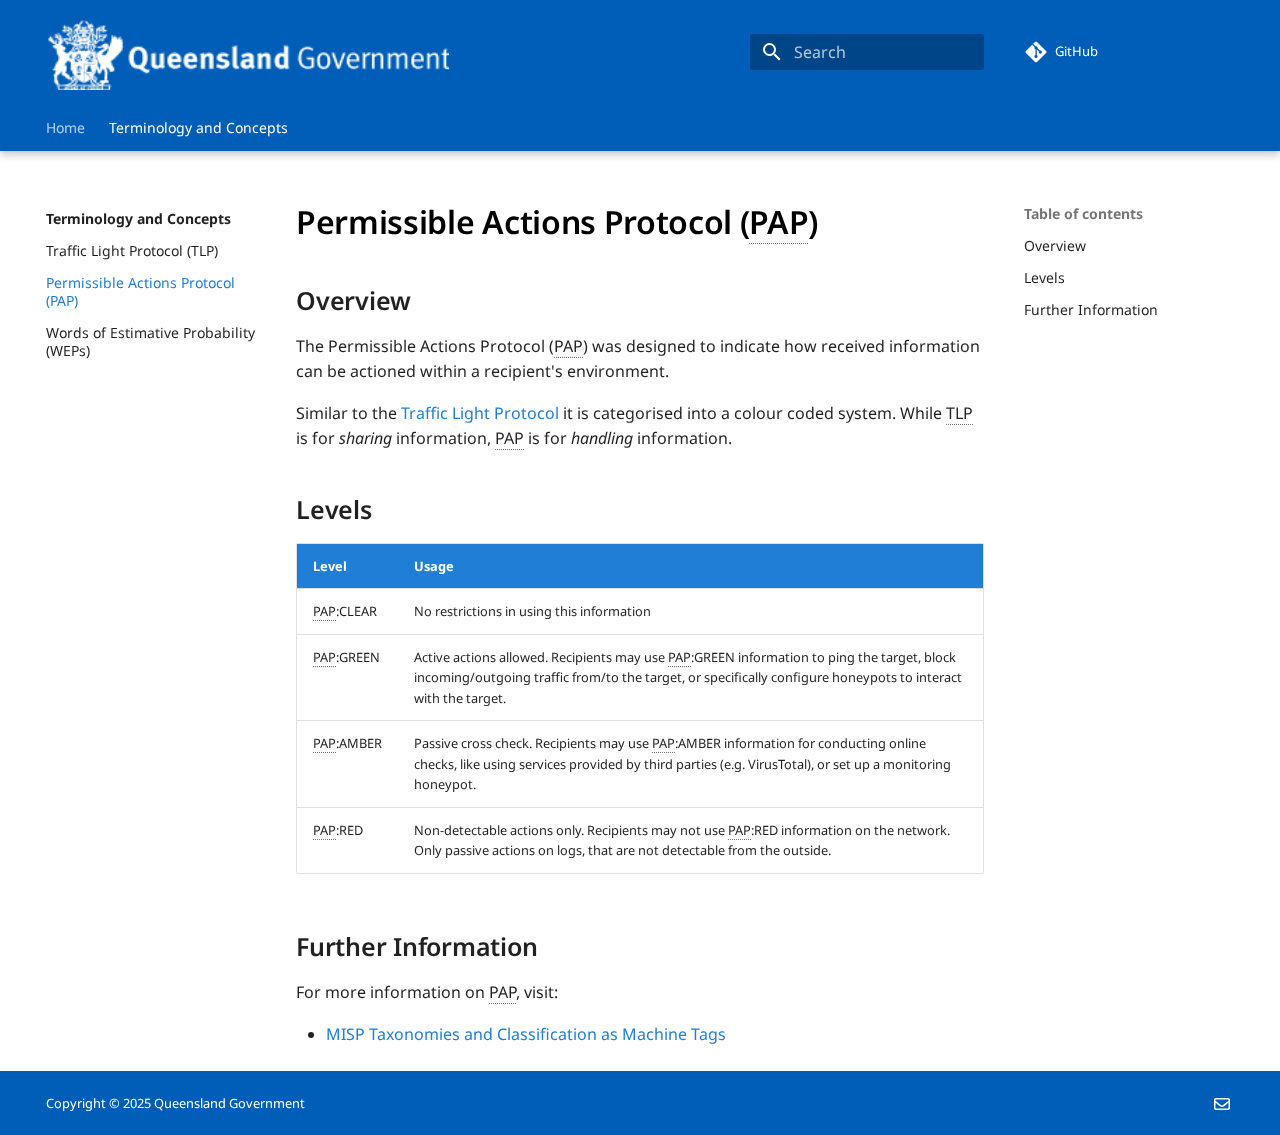
<file: terminology-and-concepts/permissible-actions-protocol/index.html>
<!doctype html>
<html lang="en" class="no-js">
  <head>
    
      <meta charset="utf-8">
      <meta name="viewport" content="width=device-width,initial-scale=1">
      
        <meta name="description" content="Homepage for the Queensland Government Cyber Threat Intelligence">
      
      
      
        <link rel="canonical" href="https://intel.cyber.qld.gov.au/terminology-and-concepts/permissible-actions-protocol/">
      
      
        <link rel="prev" href="../traffic-light-protocol/">
      
      
        <link rel="next" href="../words-of-estimative-probability/">
      
      
      <link rel="icon" href="../../assets/images/favicon.png">
      <meta name="generator" content="mkdocs-1.6.1, mkdocs-material-9.6.14">
    
    
      
        <title>Permissible Actions Protocol (PAP) - Cyber Threat Intelligence Knowledge Base</title>
      
    
    
      <link rel="stylesheet" href="../../assets/stylesheets/main.342714a4.min.css">
      
        
        <link rel="stylesheet" href="../../assets/stylesheets/palette.06af60db.min.css">
      
      


    
    
      
    
    
      
        
        
        <link rel="preconnect" href="https://fonts.gstatic.com" crossorigin>
        <link rel="stylesheet" href="https://fonts.googleapis.com/css?family=Noto+Sans:300,300i,400,400i,700,700i%7CRoboto+Mono:400,400i,700,700i&display=fallback">
        <style>:root{--md-text-font:"Noto Sans";--md-code-font:"Roboto Mono"}</style>
      
    
    
      <link rel="stylesheet" href="../../css/stylesheet.css">
    
    <script>__md_scope=new URL("../..",location),__md_hash=e=>[...e].reduce(((e,_)=>(e<<5)-e+_.charCodeAt(0)),0),__md_get=(e,_=localStorage,t=__md_scope)=>JSON.parse(_.getItem(t.pathname+"."+e)),__md_set=(e,_,t=localStorage,a=__md_scope)=>{try{t.setItem(a.pathname+"."+e,JSON.stringify(_))}catch(e){}}</script>
    
      

    
    
    
  </head>
  
  
    
    
    
    
    
    <body dir="ltr" data-md-color-scheme="default" data-md-color-primary="custom" data-md-color-accent="indigo">
  
    
    <input class="md-toggle" data-md-toggle="drawer" type="checkbox" id="__drawer" autocomplete="off">
    <input class="md-toggle" data-md-toggle="search" type="checkbox" id="__search" autocomplete="off">
    <label class="md-overlay" for="__drawer"></label>
    <div data-md-component="skip">
      
        
        <a href="#permissible-actions-protocol-pap" class="md-skip">
          Skip to content
        </a>
      
    </div>
    <div data-md-component="announce">
      
    </div>
    
    
      

  

<header class="md-header md-header--shadow md-header--lifted" data-md-component="header">
  <nav class="md-header__inner md-grid" aria-label="Header">
    <a href="../.." title="Cyber Threat Intelligence Knowledge Base" class="md-header__button md-logo" aria-label="Cyber Threat Intelligence Knowledge Base" data-md-component="logo">
      
  <img src="../../assets/Qld-CoA-Stylised-1L-online-mono-rev.png" alt="logo">

    </a>
    <label class="md-header__button md-icon" for="__drawer">
      
      <svg xmlns="http://www.w3.org/2000/svg" viewBox="0 0 24 24"><path d="M3 6h18v2H3zm0 5h18v2H3zm0 5h18v2H3z"/></svg>
    </label>
    <div class="md-header__title" data-md-component="header-title">
      <div class="md-header__ellipsis">
        <div class="md-header__topic">
          <span class="md-ellipsis">
            Cyber Threat Intelligence Knowledge Base
          </span>
        </div>
        <div class="md-header__topic" data-md-component="header-topic">
          <span class="md-ellipsis">
            
              Permissible Actions Protocol (PAP)
            
          </span>
        </div>
      </div>
    </div>
    
      
    
    
    
    
      
      
        <label class="md-header__button md-icon" for="__search">
          
          <svg xmlns="http://www.w3.org/2000/svg" viewBox="0 0 24 24"><path d="M9.5 3A6.5 6.5 0 0 1 16 9.5c0 1.61-.59 3.09-1.56 4.23l.27.27h.79l5 5-1.5 1.5-5-5v-.79l-.27-.27A6.52 6.52 0 0 1 9.5 16 6.5 6.5 0 0 1 3 9.5 6.5 6.5 0 0 1 9.5 3m0 2C7 5 5 7 5 9.5S7 14 9.5 14 14 12 14 9.5 12 5 9.5 5"/></svg>
        </label>
        <div class="md-search" data-md-component="search" role="dialog">
  <label class="md-search__overlay" for="__search"></label>
  <div class="md-search__inner" role="search">
    <form class="md-search__form" name="search">
      <input type="text" class="md-search__input" name="query" aria-label="Search" placeholder="Search" autocapitalize="off" autocorrect="off" autocomplete="off" spellcheck="false" data-md-component="search-query" required>
      <label class="md-search__icon md-icon" for="__search">
        
        <svg xmlns="http://www.w3.org/2000/svg" viewBox="0 0 24 24"><path d="M9.5 3A6.5 6.5 0 0 1 16 9.5c0 1.61-.59 3.09-1.56 4.23l.27.27h.79l5 5-1.5 1.5-5-5v-.79l-.27-.27A6.52 6.52 0 0 1 9.5 16 6.5 6.5 0 0 1 3 9.5 6.5 6.5 0 0 1 9.5 3m0 2C7 5 5 7 5 9.5S7 14 9.5 14 14 12 14 9.5 12 5 9.5 5"/></svg>
        
        <svg xmlns="http://www.w3.org/2000/svg" viewBox="0 0 24 24"><path d="M20 11v2H8l5.5 5.5-1.42 1.42L4.16 12l7.92-7.92L13.5 5.5 8 11z"/></svg>
      </label>
      <nav class="md-search__options" aria-label="Search">
        
        <button type="reset" class="md-search__icon md-icon" title="Clear" aria-label="Clear" tabindex="-1">
          
          <svg xmlns="http://www.w3.org/2000/svg" viewBox="0 0 24 24"><path d="M19 6.41 17.59 5 12 10.59 6.41 5 5 6.41 10.59 12 5 17.59 6.41 19 12 13.41 17.59 19 19 17.59 13.41 12z"/></svg>
        </button>
      </nav>
      
    </form>
    <div class="md-search__output">
      <div class="md-search__scrollwrap" tabindex="0" data-md-scrollfix>
        <div class="md-search-result" data-md-component="search-result">
          <div class="md-search-result__meta">
            Initializing search
          </div>
          <ol class="md-search-result__list" role="presentation"></ol>
        </div>
      </div>
    </div>
  </div>
</div>
      
    
    
      <div class="md-header__source">
        <a href="https://github.com/qld-gov-au/qgcti-docs" title="Go to repository" class="md-source" data-md-component="source">
  <div class="md-source__icon md-icon">
    
    <svg xmlns="http://www.w3.org/2000/svg" viewBox="0 0 448 512"><!--! Font Awesome Free 6.7.2 by @fontawesome - https://fontawesome.com License - https://fontawesome.com/license/free (Icons: CC BY 4.0, Fonts: SIL OFL 1.1, Code: MIT License) Copyright 2024 Fonticons, Inc.--><path d="M439.55 236.05 244 40.45a28.87 28.87 0 0 0-40.81 0l-40.66 40.63 51.52 51.52c27.06-9.14 52.68 16.77 43.39 43.68l49.66 49.66c34.23-11.8 61.18 31 35.47 56.69-26.49 26.49-70.21-2.87-56-37.34L240.22 199v121.85c25.3 12.54 22.26 41.85 9.08 55a34.34 34.34 0 0 1-48.55 0c-17.57-17.6-11.07-46.91 11.25-56v-123c-20.8-8.51-24.6-30.74-18.64-45L142.57 101 8.45 235.14a28.86 28.86 0 0 0 0 40.81l195.61 195.6a28.86 28.86 0 0 0 40.8 0l194.69-194.69a28.86 28.86 0 0 0 0-40.81"/></svg>
  </div>
  <div class="md-source__repository">
    GitHub
  </div>
</a>
      </div>
    
  </nav>
  
    
      
<nav class="md-tabs" aria-label="Tabs" data-md-component="tabs">
  <div class="md-grid">
    <ul class="md-tabs__list">
      
        
  
  
  
  
    
    
      <li class="md-tabs__item">
        <a href="../.." class="md-tabs__link">
          
  
  
    
  
  Home

        </a>
      </li>
    
  

      
        
  
  
  
    
  
  
    
    
      <li class="md-tabs__item md-tabs__item--active">
        <a href="../" class="md-tabs__link">
          
  
  
    
  
  Terminology and Concepts

        </a>
      </li>
    
  

      
    </ul>
  </div>
</nav>
    
  
</header>
    
    <div class="md-container" data-md-component="container">
      
      
        
      
      <main class="md-main" data-md-component="main">
        <div class="md-main__inner md-grid">
          
            
              
              <div class="md-sidebar md-sidebar--primary" data-md-component="sidebar" data-md-type="navigation" >
                <div class="md-sidebar__scrollwrap">
                  <div class="md-sidebar__inner">
                    


  


<nav class="md-nav md-nav--primary md-nav--lifted" aria-label="Navigation" data-md-level="0">
  <label class="md-nav__title" for="__drawer">
    <a href="../.." title="Cyber Threat Intelligence Knowledge Base" class="md-nav__button md-logo" aria-label="Cyber Threat Intelligence Knowledge Base" data-md-component="logo">
      
  <img src="../../assets/Qld-CoA-Stylised-1L-online-mono-rev.png" alt="logo">

    </a>
    Cyber Threat Intelligence Knowledge Base
  </label>
  
    <div class="md-nav__source">
      <a href="https://github.com/qld-gov-au/qgcti-docs" title="Go to repository" class="md-source" data-md-component="source">
  <div class="md-source__icon md-icon">
    
    <svg xmlns="http://www.w3.org/2000/svg" viewBox="0 0 448 512"><!--! Font Awesome Free 6.7.2 by @fontawesome - https://fontawesome.com License - https://fontawesome.com/license/free (Icons: CC BY 4.0, Fonts: SIL OFL 1.1, Code: MIT License) Copyright 2024 Fonticons, Inc.--><path d="M439.55 236.05 244 40.45a28.87 28.87 0 0 0-40.81 0l-40.66 40.63 51.52 51.52c27.06-9.14 52.68 16.77 43.39 43.68l49.66 49.66c34.23-11.8 61.18 31 35.47 56.69-26.49 26.49-70.21-2.87-56-37.34L240.22 199v121.85c25.3 12.54 22.26 41.85 9.08 55a34.34 34.34 0 0 1-48.55 0c-17.57-17.6-11.07-46.91 11.25-56v-123c-20.8-8.51-24.6-30.74-18.64-45L142.57 101 8.45 235.14a28.86 28.86 0 0 0 0 40.81l195.61 195.6a28.86 28.86 0 0 0 40.8 0l194.69-194.69a28.86 28.86 0 0 0 0-40.81"/></svg>
  </div>
  <div class="md-source__repository">
    GitHub
  </div>
</a>
    </div>
  
  <ul class="md-nav__list" data-md-scrollfix>
    
      
      
  
  
  
  
    
    
      
        
          
        
      
    
    
    
      
      
        
      
    
    
    <li class="md-nav__item md-nav__item--nested">
      
        
        
        <input class="md-nav__toggle md-toggle " type="checkbox" id="__nav_1" >
        
          
          <div class="md-nav__link md-nav__container">
            <a href="../.." class="md-nav__link ">
              
  
  
  <span class="md-ellipsis">
    Home
    
  </span>
  

            </a>
            
          </div>
        
        <nav class="md-nav" data-md-level="1" aria-labelledby="__nav_1_label" aria-expanded="false">
          <label class="md-nav__title" for="__nav_1">
            <span class="md-nav__icon md-icon"></span>
            Home
          </label>
          <ul class="md-nav__list" data-md-scrollfix>
            
              
            
          </ul>
        </nav>
      
    </li>
  

    
      
      
  
  
    
  
  
  
    
    
      
        
          
        
      
        
      
        
      
        
      
    
    
    
      
        
        
      
      
        
      
    
    
    <li class="md-nav__item md-nav__item--active md-nav__item--section md-nav__item--nested">
      
        
        
        <input class="md-nav__toggle md-toggle " type="checkbox" id="__nav_2" checked>
        
          
          <div class="md-nav__link md-nav__container">
            <a href="../" class="md-nav__link ">
              
  
  
  <span class="md-ellipsis">
    Terminology and Concepts
    
  </span>
  

            </a>
            
              
              <label class="md-nav__link " for="__nav_2" id="__nav_2_label" tabindex="">
                <span class="md-nav__icon md-icon"></span>
              </label>
            
          </div>
        
        <nav class="md-nav" data-md-level="1" aria-labelledby="__nav_2_label" aria-expanded="true">
          <label class="md-nav__title" for="__nav_2">
            <span class="md-nav__icon md-icon"></span>
            Terminology and Concepts
          </label>
          <ul class="md-nav__list" data-md-scrollfix>
            
              
            
              
                
  
  
  
  
    <li class="md-nav__item">
      <a href="../traffic-light-protocol/" class="md-nav__link">
        
  
  
  <span class="md-ellipsis">
    Traffic Light Protocol (TLP)
    
  </span>
  

      </a>
    </li>
  

              
            
              
                
  
  
    
  
  
  
    <li class="md-nav__item md-nav__item--active">
      
      <input class="md-nav__toggle md-toggle" type="checkbox" id="__toc">
      
      
        
      
      
        <label class="md-nav__link md-nav__link--active" for="__toc">
          
  
  
  <span class="md-ellipsis">
    Permissible Actions Protocol (PAP)
    
  </span>
  

          <span class="md-nav__icon md-icon"></span>
        </label>
      
      <a href="./" class="md-nav__link md-nav__link--active">
        
  
  
  <span class="md-ellipsis">
    Permissible Actions Protocol (PAP)
    
  </span>
  

      </a>
      
        

<nav class="md-nav md-nav--secondary" aria-label="Table of contents">
  
  
  
    
  
  
    <label class="md-nav__title" for="__toc">
      <span class="md-nav__icon md-icon"></span>
      Table of contents
    </label>
    <ul class="md-nav__list" data-md-component="toc" data-md-scrollfix>
      
        <li class="md-nav__item">
  <a href="#overview" class="md-nav__link">
    <span class="md-ellipsis">
      Overview
    </span>
  </a>
  
</li>
      
        <li class="md-nav__item">
  <a href="#levels" class="md-nav__link">
    <span class="md-ellipsis">
      Levels
    </span>
  </a>
  
</li>
      
        <li class="md-nav__item">
  <a href="#further-information" class="md-nav__link">
    <span class="md-ellipsis">
      Further Information
    </span>
  </a>
  
</li>
      
    </ul>
  
</nav>
      
    </li>
  

              
            
              
                
  
  
  
  
    <li class="md-nav__item">
      <a href="../words-of-estimative-probability/" class="md-nav__link">
        
  
  
  <span class="md-ellipsis">
    Words of Estimative Probability (WEPs)
    
  </span>
  

      </a>
    </li>
  

              
            
          </ul>
        </nav>
      
    </li>
  

    
  </ul>
</nav>
                  </div>
                </div>
              </div>
            
            
              
              <div class="md-sidebar md-sidebar--secondary" data-md-component="sidebar" data-md-type="toc" >
                <div class="md-sidebar__scrollwrap">
                  <div class="md-sidebar__inner">
                    

<nav class="md-nav md-nav--secondary" aria-label="Table of contents">
  
  
  
    
  
  
    <label class="md-nav__title" for="__toc">
      <span class="md-nav__icon md-icon"></span>
      Table of contents
    </label>
    <ul class="md-nav__list" data-md-component="toc" data-md-scrollfix>
      
        <li class="md-nav__item">
  <a href="#overview" class="md-nav__link">
    <span class="md-ellipsis">
      Overview
    </span>
  </a>
  
</li>
      
        <li class="md-nav__item">
  <a href="#levels" class="md-nav__link">
    <span class="md-ellipsis">
      Levels
    </span>
  </a>
  
</li>
      
        <li class="md-nav__item">
  <a href="#further-information" class="md-nav__link">
    <span class="md-ellipsis">
      Further Information
    </span>
  </a>
  
</li>
      
    </ul>
  
</nav>
                  </div>
                </div>
              </div>
            
          
          
            <div class="md-content" data-md-component="content">
              <article class="md-content__inner md-typeset">
                
                  


  
  


<h1 id="permissible-actions-protocol-pap">Permissible Actions Protocol (<abbr title="Permissible Actions Protocol">PAP</abbr>)<a class="headerlink" href="#permissible-actions-protocol-pap" title="Permanent link">&para;</a></h1>
<h2 id="overview">Overview<a class="headerlink" href="#overview" title="Permanent link">&para;</a></h2>
<p>The Permissible Actions Protocol (<abbr title="Permissible Actions Protocol">PAP</abbr>) was designed to indicate how received information can be actioned within a recipient's environment. </p>
<p>Similar to the <a href="../traffic-light-protocol/">Traffic Light Protocol</a> it is categorised into a colour coded system. While <abbr title="Traffic Light Protocol">TLP</abbr> is for <em>sharing</em> information, <abbr title="Permissible Actions Protocol">PAP</abbr> is for <em>handling</em> information. </p>
<h2 id="levels">Levels<a class="headerlink" href="#levels" title="Permanent link">&para;</a></h2>
<table>
<thead>
<tr>
<th>Level</th>
<th>Usage</th>
</tr>
</thead>
<tbody>
<tr>
<td><abbr title="Permissible Actions Protocol">PAP</abbr>:CLEAR</td>
<td>No restrictions in using this information</td>
</tr>
<tr>
<td><abbr title="Permissible Actions Protocol">PAP</abbr>:GREEN</td>
<td>Active actions allowed. Recipients may use <abbr title="Permissible Actions Protocol">PAP</abbr>:GREEN information to ping the target, block incoming/outgoing traffic from/to the target, or specifically configure honeypots to interact with the target.</td>
</tr>
<tr>
<td><abbr title="Permissible Actions Protocol">PAP</abbr>:AMBER</td>
<td>Passive cross check. Recipients may use <abbr title="Permissible Actions Protocol">PAP</abbr>:AMBER information for conducting online checks, like using services provided by third parties (e.g. VirusTotal), or set up a monitoring honeypot.</td>
</tr>
<tr>
<td><abbr title="Permissible Actions Protocol">PAP</abbr>:RED</td>
<td>Non-detectable actions only. Recipients may not use <abbr title="Permissible Actions Protocol">PAP</abbr>:RED information on the network. Only passive actions on logs, that are not detectable from the outside.</td>
</tr>
</tbody>
</table>
<h2 id="further-information">Further Information<a class="headerlink" href="#further-information" title="Permanent link">&para;</a></h2>
<p>For more information on <abbr title="Permissible Actions Protocol">PAP</abbr>, visit:</p>
<ul>
<li><a href="https://www.misp-project.org/taxonomies.html#_pap">MISP Taxonomies and Classification as Machine Tags</a> </li>
</ul>












                
              </article>
            </div>
          
          
<script>var target=document.getElementById(location.hash.slice(1));target&&target.name&&(target.checked=target.name.startsWith("__tabbed_"))</script>
        </div>
        
          <button type="button" class="md-top md-icon" data-md-component="top" hidden>
  
  <svg xmlns="http://www.w3.org/2000/svg" viewBox="0 0 24 24"><path d="M13 20h-2V8l-5.5 5.5-1.42-1.42L12 4.16l7.92 7.92-1.42 1.42L13 8z"/></svg>
  Back to top
</button>
        
      </main>
      
        <footer class="md-footer">
  
  <div class="md-footer-meta md-typeset">
    <div class="md-footer-meta__inner md-grid">
      <div class="md-copyright">
  
    <div class="md-copyright__highlight">
      Copyright &copy; 2025 Queensland Government
    </div>
  
  
</div>
      
        <div class="md-social">
  
    
    
    
    
    <a href="mailto:intel@cyber.qld.gov.au" target="_blank" rel="noopener" title="" class="md-social__link">
      <svg xmlns="http://www.w3.org/2000/svg" viewBox="0 0 512 512"><!--! Font Awesome Free 6.7.2 by @fontawesome - https://fontawesome.com License - https://fontawesome.com/license/free (Icons: CC BY 4.0, Fonts: SIL OFL 1.1, Code: MIT License) Copyright 2024 Fonticons, Inc.--><path d="M64 112c-8.8 0-16 7.2-16 16v22.1l172.5 141.6c20.7 17 50.4 17 71.1 0L464 150.1V128c0-8.8-7.2-16-16-16zM48 212.2V384c0 8.8 7.2 16 16 16h384c8.8 0 16-7.2 16-16V212.2L322 328.8c-38.4 31.5-93.7 31.5-132 0zM0 128c0-35.3 28.7-64 64-64h384c35.3 0 64 28.7 64 64v256c0 35.3-28.7 64-64 64H64c-35.3 0-64-28.7-64-64z"/></svg>
    </a>
  
</div>
      
    </div>
  </div>
</footer>
      
    </div>
    <div class="md-dialog" data-md-component="dialog">
      <div class="md-dialog__inner md-typeset"></div>
    </div>
    
    
    
      
      <script id="__config" type="application/json">{"base": "../..", "features": ["navigation.tabs", "navigation.tabs.sticky", "navigation.top", "navigation.indexes", "navigation.tracking", "navigation.sections"], "search": "../../assets/javascripts/workers/search.d50fe291.min.js", "tags": null, "translations": {"clipboard.copied": "Copied to clipboard", "clipboard.copy": "Copy to clipboard", "search.result.more.one": "1 more on this page", "search.result.more.other": "# more on this page", "search.result.none": "No matching documents", "search.result.one": "1 matching document", "search.result.other": "# matching documents", "search.result.placeholder": "Type to start searching", "search.result.term.missing": "Missing", "select.version": "Select version"}, "version": null}</script>
    
    
      <script src="../../assets/javascripts/bundle.13a4f30d.min.js"></script>
      
    
  </body>
</html>
</file>
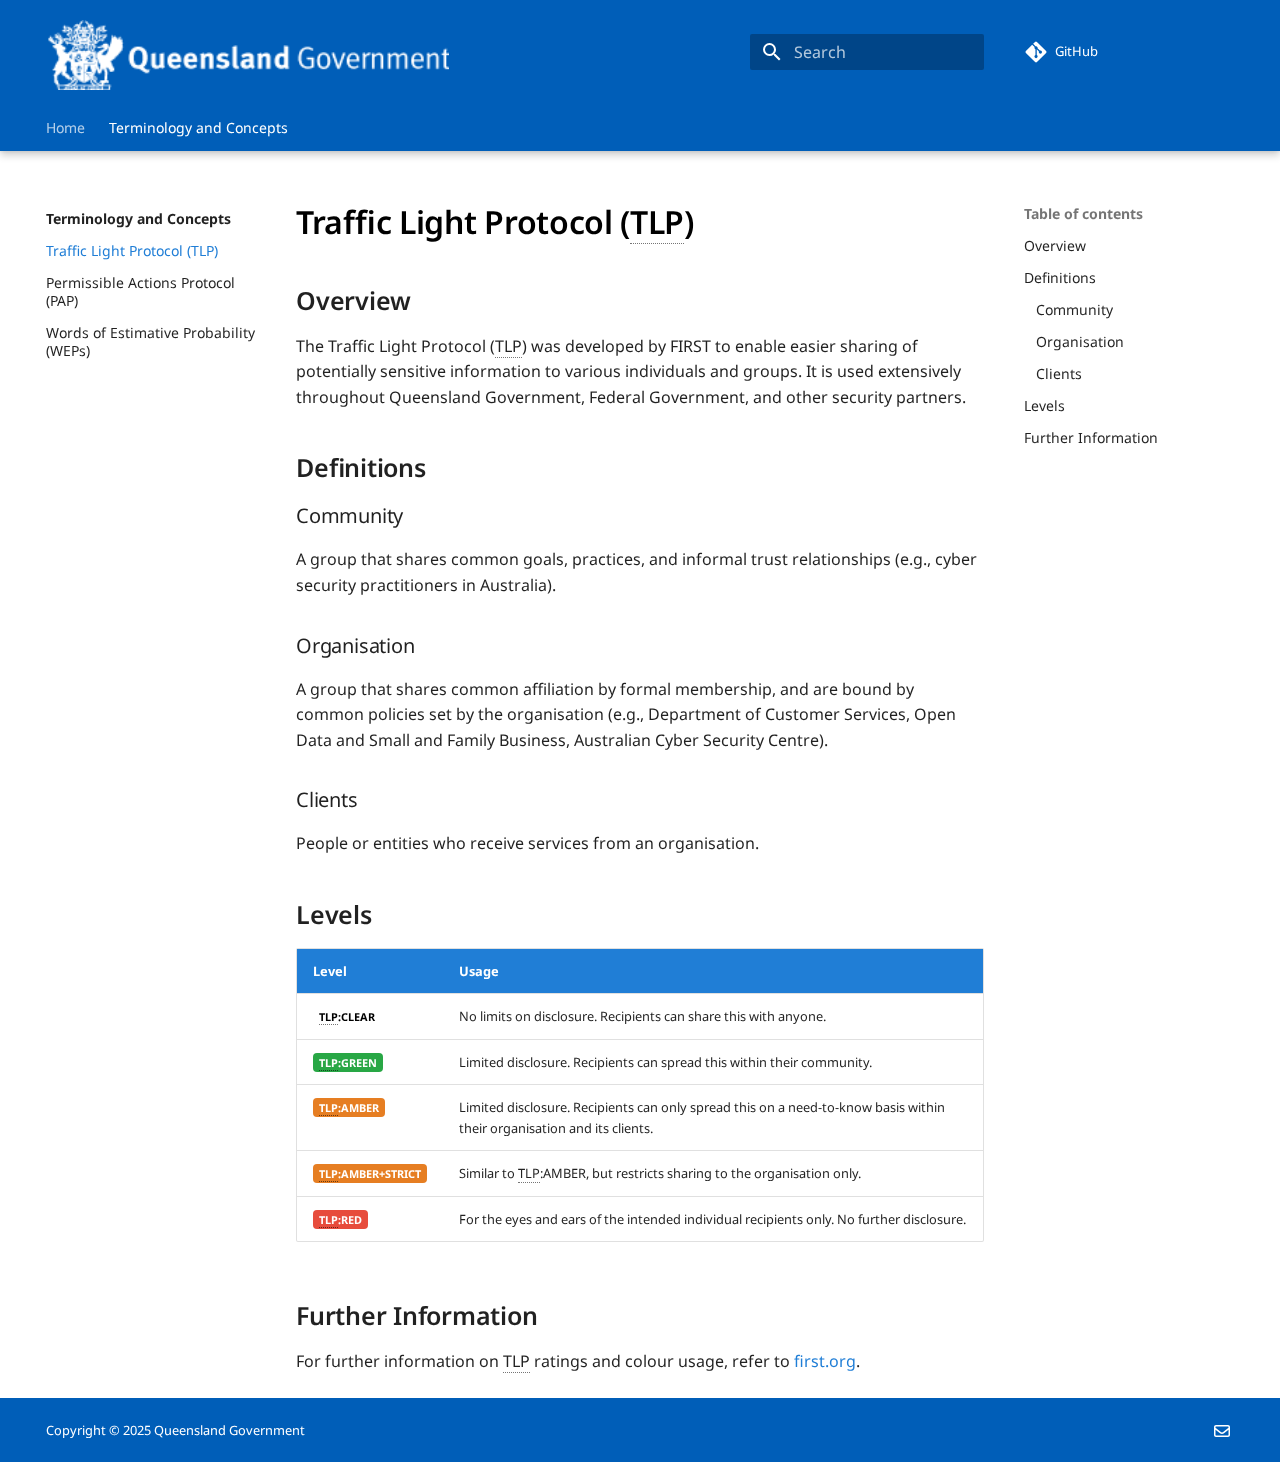
<file: terminology-and-concepts/traffic-light-protocol/index.html>
<!doctype html>
<html lang="en" class="no-js">
  <head>
    
      <meta charset="utf-8">
      <meta name="viewport" content="width=device-width,initial-scale=1">
      
        <meta name="description" content="Homepage for the Queensland Government Cyber Threat Intelligence">
      
      
      
        <link rel="canonical" href="https://intel.cyber.qld.gov.au/terminology-and-concepts/traffic-light-protocol/">
      
      
        <link rel="prev" href="../">
      
      
        <link rel="next" href="../permissible-actions-protocol/">
      
      
      <link rel="icon" href="../../assets/images/favicon.png">
      <meta name="generator" content="mkdocs-1.6.1, mkdocs-material-9.6.15">
    
    
      
        <title>Traffic Light Protocol (TLP) - Cyber Threat Intelligence Knowledge Base</title>
      
    
    
      <link rel="stylesheet" href="../../assets/stylesheets/main.342714a4.min.css">
      
        
        <link rel="stylesheet" href="../../assets/stylesheets/palette.06af60db.min.css">
      
      


    
    
      
    
    
      
        
        
        <link rel="preconnect" href="https://fonts.gstatic.com" crossorigin>
        <link rel="stylesheet" href="https://fonts.googleapis.com/css?family=Noto+Sans:300,300i,400,400i,700,700i%7CRoboto+Mono:400,400i,700,700i&display=fallback">
        <style>:root{--md-text-font:"Noto Sans";--md-code-font:"Roboto Mono"}</style>
      
    
    
      <link rel="stylesheet" href="../../css/stylesheet.css">
    
    <script>__md_scope=new URL("../..",location),__md_hash=e=>[...e].reduce(((e,_)=>(e<<5)-e+_.charCodeAt(0)),0),__md_get=(e,_=localStorage,t=__md_scope)=>JSON.parse(_.getItem(t.pathname+"."+e)),__md_set=(e,_,t=localStorage,a=__md_scope)=>{try{t.setItem(a.pathname+"."+e,JSON.stringify(_))}catch(e){}}</script>
    
      

    
    
    
  </head>
  
  
    
    
    
    
    
    <body dir="ltr" data-md-color-scheme="default" data-md-color-primary="custom" data-md-color-accent="indigo">
  
    
    <input class="md-toggle" data-md-toggle="drawer" type="checkbox" id="__drawer" autocomplete="off">
    <input class="md-toggle" data-md-toggle="search" type="checkbox" id="__search" autocomplete="off">
    <label class="md-overlay" for="__drawer"></label>
    <div data-md-component="skip">
      
        
        <a href="#traffic-light-protocol-tlp" class="md-skip">
          Skip to content
        </a>
      
    </div>
    <div data-md-component="announce">
      
    </div>
    
    
      

  

<header class="md-header md-header--shadow md-header--lifted" data-md-component="header">
  <nav class="md-header__inner md-grid" aria-label="Header">
    <a href="../.." title="Cyber Threat Intelligence Knowledge Base" class="md-header__button md-logo" aria-label="Cyber Threat Intelligence Knowledge Base" data-md-component="logo">
      
  <img src="../../assets/Qld-CoA-Stylised-1L-online-mono-rev.png" alt="logo">

    </a>
    <label class="md-header__button md-icon" for="__drawer">
      
      <svg xmlns="http://www.w3.org/2000/svg" viewBox="0 0 24 24"><path d="M3 6h18v2H3zm0 5h18v2H3zm0 5h18v2H3z"/></svg>
    </label>
    <div class="md-header__title" data-md-component="header-title">
      <div class="md-header__ellipsis">
        <div class="md-header__topic">
          <span class="md-ellipsis">
            Cyber Threat Intelligence Knowledge Base
          </span>
        </div>
        <div class="md-header__topic" data-md-component="header-topic">
          <span class="md-ellipsis">
            
              Traffic Light Protocol (TLP)
            
          </span>
        </div>
      </div>
    </div>
    
      
    
    
    
    
      
      
        <label class="md-header__button md-icon" for="__search">
          
          <svg xmlns="http://www.w3.org/2000/svg" viewBox="0 0 24 24"><path d="M9.5 3A6.5 6.5 0 0 1 16 9.5c0 1.61-.59 3.09-1.56 4.23l.27.27h.79l5 5-1.5 1.5-5-5v-.79l-.27-.27A6.52 6.52 0 0 1 9.5 16 6.5 6.5 0 0 1 3 9.5 6.5 6.5 0 0 1 9.5 3m0 2C7 5 5 7 5 9.5S7 14 9.5 14 14 12 14 9.5 12 5 9.5 5"/></svg>
        </label>
        <div class="md-search" data-md-component="search" role="dialog">
  <label class="md-search__overlay" for="__search"></label>
  <div class="md-search__inner" role="search">
    <form class="md-search__form" name="search">
      <input type="text" class="md-search__input" name="query" aria-label="Search" placeholder="Search" autocapitalize="off" autocorrect="off" autocomplete="off" spellcheck="false" data-md-component="search-query" required>
      <label class="md-search__icon md-icon" for="__search">
        
        <svg xmlns="http://www.w3.org/2000/svg" viewBox="0 0 24 24"><path d="M9.5 3A6.5 6.5 0 0 1 16 9.5c0 1.61-.59 3.09-1.56 4.23l.27.27h.79l5 5-1.5 1.5-5-5v-.79l-.27-.27A6.52 6.52 0 0 1 9.5 16 6.5 6.5 0 0 1 3 9.5 6.5 6.5 0 0 1 9.5 3m0 2C7 5 5 7 5 9.5S7 14 9.5 14 14 12 14 9.5 12 5 9.5 5"/></svg>
        
        <svg xmlns="http://www.w3.org/2000/svg" viewBox="0 0 24 24"><path d="M20 11v2H8l5.5 5.5-1.42 1.42L4.16 12l7.92-7.92L13.5 5.5 8 11z"/></svg>
      </label>
      <nav class="md-search__options" aria-label="Search">
        
        <button type="reset" class="md-search__icon md-icon" title="Clear" aria-label="Clear" tabindex="-1">
          
          <svg xmlns="http://www.w3.org/2000/svg" viewBox="0 0 24 24"><path d="M19 6.41 17.59 5 12 10.59 6.41 5 5 6.41 10.59 12 5 17.59 6.41 19 12 13.41 17.59 19 19 17.59 13.41 12z"/></svg>
        </button>
      </nav>
      
    </form>
    <div class="md-search__output">
      <div class="md-search__scrollwrap" tabindex="0" data-md-scrollfix>
        <div class="md-search-result" data-md-component="search-result">
          <div class="md-search-result__meta">
            Initializing search
          </div>
          <ol class="md-search-result__list" role="presentation"></ol>
        </div>
      </div>
    </div>
  </div>
</div>
      
    
    
      <div class="md-header__source">
        <a href="https://github.com/qld-gov-au/qgcti-docs" title="Go to repository" class="md-source" data-md-component="source">
  <div class="md-source__icon md-icon">
    
    <svg xmlns="http://www.w3.org/2000/svg" viewBox="0 0 448 512"><!--! Font Awesome Free 6.7.2 by @fontawesome - https://fontawesome.com License - https://fontawesome.com/license/free (Icons: CC BY 4.0, Fonts: SIL OFL 1.1, Code: MIT License) Copyright 2024 Fonticons, Inc.--><path d="M439.55 236.05 244 40.45a28.87 28.87 0 0 0-40.81 0l-40.66 40.63 51.52 51.52c27.06-9.14 52.68 16.77 43.39 43.68l49.66 49.66c34.23-11.8 61.18 31 35.47 56.69-26.49 26.49-70.21-2.87-56-37.34L240.22 199v121.85c25.3 12.54 22.26 41.85 9.08 55a34.34 34.34 0 0 1-48.55 0c-17.57-17.6-11.07-46.91 11.25-56v-123c-20.8-8.51-24.6-30.74-18.64-45L142.57 101 8.45 235.14a28.86 28.86 0 0 0 0 40.81l195.61 195.6a28.86 28.86 0 0 0 40.8 0l194.69-194.69a28.86 28.86 0 0 0 0-40.81"/></svg>
  </div>
  <div class="md-source__repository">
    GitHub
  </div>
</a>
      </div>
    
  </nav>
  
    
      
<nav class="md-tabs" aria-label="Tabs" data-md-component="tabs">
  <div class="md-grid">
    <ul class="md-tabs__list">
      
        
  
  
  
  
    
    
      <li class="md-tabs__item">
        <a href="../.." class="md-tabs__link">
          
  
  
    
  
  Home

        </a>
      </li>
    
  

      
        
  
  
  
    
  
  
    
    
      <li class="md-tabs__item md-tabs__item--active">
        <a href="../" class="md-tabs__link">
          
  
  
    
  
  Terminology and Concepts

        </a>
      </li>
    
  

      
    </ul>
  </div>
</nav>
    
  
</header>
    
    <div class="md-container" data-md-component="container">
      
      
        
      
      <main class="md-main" data-md-component="main">
        <div class="md-main__inner md-grid">
          
            
              
              <div class="md-sidebar md-sidebar--primary" data-md-component="sidebar" data-md-type="navigation" >
                <div class="md-sidebar__scrollwrap">
                  <div class="md-sidebar__inner">
                    


  


<nav class="md-nav md-nav--primary md-nav--lifted" aria-label="Navigation" data-md-level="0">
  <label class="md-nav__title" for="__drawer">
    <a href="../.." title="Cyber Threat Intelligence Knowledge Base" class="md-nav__button md-logo" aria-label="Cyber Threat Intelligence Knowledge Base" data-md-component="logo">
      
  <img src="../../assets/Qld-CoA-Stylised-1L-online-mono-rev.png" alt="logo">

    </a>
    Cyber Threat Intelligence Knowledge Base
  </label>
  
    <div class="md-nav__source">
      <a href="https://github.com/qld-gov-au/qgcti-docs" title="Go to repository" class="md-source" data-md-component="source">
  <div class="md-source__icon md-icon">
    
    <svg xmlns="http://www.w3.org/2000/svg" viewBox="0 0 448 512"><!--! Font Awesome Free 6.7.2 by @fontawesome - https://fontawesome.com License - https://fontawesome.com/license/free (Icons: CC BY 4.0, Fonts: SIL OFL 1.1, Code: MIT License) Copyright 2024 Fonticons, Inc.--><path d="M439.55 236.05 244 40.45a28.87 28.87 0 0 0-40.81 0l-40.66 40.63 51.52 51.52c27.06-9.14 52.68 16.77 43.39 43.68l49.66 49.66c34.23-11.8 61.18 31 35.47 56.69-26.49 26.49-70.21-2.87-56-37.34L240.22 199v121.85c25.3 12.54 22.26 41.85 9.08 55a34.34 34.34 0 0 1-48.55 0c-17.57-17.6-11.07-46.91 11.25-56v-123c-20.8-8.51-24.6-30.74-18.64-45L142.57 101 8.45 235.14a28.86 28.86 0 0 0 0 40.81l195.61 195.6a28.86 28.86 0 0 0 40.8 0l194.69-194.69a28.86 28.86 0 0 0 0-40.81"/></svg>
  </div>
  <div class="md-source__repository">
    GitHub
  </div>
</a>
    </div>
  
  <ul class="md-nav__list" data-md-scrollfix>
    
      
      
  
  
  
  
    
    
      
        
          
        
      
    
    
    
      
      
        
      
    
    
    <li class="md-nav__item md-nav__item--nested">
      
        
        
        <input class="md-nav__toggle md-toggle " type="checkbox" id="__nav_1" >
        
          
          <div class="md-nav__link md-nav__container">
            <a href="../.." class="md-nav__link ">
              
  
  
  <span class="md-ellipsis">
    Home
    
  </span>
  

            </a>
            
          </div>
        
        <nav class="md-nav" data-md-level="1" aria-labelledby="__nav_1_label" aria-expanded="false">
          <label class="md-nav__title" for="__nav_1">
            <span class="md-nav__icon md-icon"></span>
            Home
          </label>
          <ul class="md-nav__list" data-md-scrollfix>
            
              
            
          </ul>
        </nav>
      
    </li>
  

    
      
      
  
  
    
  
  
  
    
    
      
        
          
        
      
        
      
        
      
        
      
    
    
    
      
        
        
      
      
        
      
    
    
    <li class="md-nav__item md-nav__item--active md-nav__item--section md-nav__item--nested">
      
        
        
        <input class="md-nav__toggle md-toggle " type="checkbox" id="__nav_2" checked>
        
          
          <div class="md-nav__link md-nav__container">
            <a href="../" class="md-nav__link ">
              
  
  
  <span class="md-ellipsis">
    Terminology and Concepts
    
  </span>
  

            </a>
            
              
              <label class="md-nav__link " for="__nav_2" id="__nav_2_label" tabindex="">
                <span class="md-nav__icon md-icon"></span>
              </label>
            
          </div>
        
        <nav class="md-nav" data-md-level="1" aria-labelledby="__nav_2_label" aria-expanded="true">
          <label class="md-nav__title" for="__nav_2">
            <span class="md-nav__icon md-icon"></span>
            Terminology and Concepts
          </label>
          <ul class="md-nav__list" data-md-scrollfix>
            
              
            
              
                
  
  
    
  
  
  
    <li class="md-nav__item md-nav__item--active">
      
      <input class="md-nav__toggle md-toggle" type="checkbox" id="__toc">
      
      
        
      
      
        <label class="md-nav__link md-nav__link--active" for="__toc">
          
  
  
  <span class="md-ellipsis">
    Traffic Light Protocol (TLP)
    
  </span>
  

          <span class="md-nav__icon md-icon"></span>
        </label>
      
      <a href="./" class="md-nav__link md-nav__link--active">
        
  
  
  <span class="md-ellipsis">
    Traffic Light Protocol (TLP)
    
  </span>
  

      </a>
      
        

<nav class="md-nav md-nav--secondary" aria-label="Table of contents">
  
  
  
    
  
  
    <label class="md-nav__title" for="__toc">
      <span class="md-nav__icon md-icon"></span>
      Table of contents
    </label>
    <ul class="md-nav__list" data-md-component="toc" data-md-scrollfix>
      
        <li class="md-nav__item">
  <a href="#overview" class="md-nav__link">
    <span class="md-ellipsis">
      Overview
    </span>
  </a>
  
</li>
      
        <li class="md-nav__item">
  <a href="#definitions" class="md-nav__link">
    <span class="md-ellipsis">
      Definitions
    </span>
  </a>
  
    <nav class="md-nav" aria-label="Definitions">
      <ul class="md-nav__list">
        
          <li class="md-nav__item">
  <a href="#community" class="md-nav__link">
    <span class="md-ellipsis">
      Community
    </span>
  </a>
  
</li>
        
          <li class="md-nav__item">
  <a href="#organisation" class="md-nav__link">
    <span class="md-ellipsis">
      Organisation
    </span>
  </a>
  
</li>
        
          <li class="md-nav__item">
  <a href="#clients" class="md-nav__link">
    <span class="md-ellipsis">
      Clients
    </span>
  </a>
  
</li>
        
      </ul>
    </nav>
  
</li>
      
        <li class="md-nav__item">
  <a href="#levels" class="md-nav__link">
    <span class="md-ellipsis">
      Levels
    </span>
  </a>
  
</li>
      
        <li class="md-nav__item">
  <a href="#further-information" class="md-nav__link">
    <span class="md-ellipsis">
      Further Information
    </span>
  </a>
  
</li>
      
    </ul>
  
</nav>
      
    </li>
  

              
            
              
                
  
  
  
  
    <li class="md-nav__item">
      <a href="../permissible-actions-protocol/" class="md-nav__link">
        
  
  
  <span class="md-ellipsis">
    Permissible Actions Protocol (PAP)
    
  </span>
  

      </a>
    </li>
  

              
            
              
                
  
  
  
  
    <li class="md-nav__item">
      <a href="../words-of-estimative-probability/" class="md-nav__link">
        
  
  
  <span class="md-ellipsis">
    Words of Estimative Probability (WEPs)
    
  </span>
  

      </a>
    </li>
  

              
            
          </ul>
        </nav>
      
    </li>
  

    
  </ul>
</nav>
                  </div>
                </div>
              </div>
            
            
              
              <div class="md-sidebar md-sidebar--secondary" data-md-component="sidebar" data-md-type="toc" >
                <div class="md-sidebar__scrollwrap">
                  <div class="md-sidebar__inner">
                    

<nav class="md-nav md-nav--secondary" aria-label="Table of contents">
  
  
  
    
  
  
    <label class="md-nav__title" for="__toc">
      <span class="md-nav__icon md-icon"></span>
      Table of contents
    </label>
    <ul class="md-nav__list" data-md-component="toc" data-md-scrollfix>
      
        <li class="md-nav__item">
  <a href="#overview" class="md-nav__link">
    <span class="md-ellipsis">
      Overview
    </span>
  </a>
  
</li>
      
        <li class="md-nav__item">
  <a href="#definitions" class="md-nav__link">
    <span class="md-ellipsis">
      Definitions
    </span>
  </a>
  
    <nav class="md-nav" aria-label="Definitions">
      <ul class="md-nav__list">
        
          <li class="md-nav__item">
  <a href="#community" class="md-nav__link">
    <span class="md-ellipsis">
      Community
    </span>
  </a>
  
</li>
        
          <li class="md-nav__item">
  <a href="#organisation" class="md-nav__link">
    <span class="md-ellipsis">
      Organisation
    </span>
  </a>
  
</li>
        
          <li class="md-nav__item">
  <a href="#clients" class="md-nav__link">
    <span class="md-ellipsis">
      Clients
    </span>
  </a>
  
</li>
        
      </ul>
    </nav>
  
</li>
      
        <li class="md-nav__item">
  <a href="#levels" class="md-nav__link">
    <span class="md-ellipsis">
      Levels
    </span>
  </a>
  
</li>
      
        <li class="md-nav__item">
  <a href="#further-information" class="md-nav__link">
    <span class="md-ellipsis">
      Further Information
    </span>
  </a>
  
</li>
      
    </ul>
  
</nav>
                  </div>
                </div>
              </div>
            
          
          
            <div class="md-content" data-md-component="content">
              <article class="md-content__inner md-typeset">
                
                  


  
  


<h1 id="traffic-light-protocol-tlp">Traffic Light Protocol (<abbr title="Traffic Light Protocol">TLP</abbr>)<a class="headerlink" href="#traffic-light-protocol-tlp" title="Permanent link">&para;</a></h1>
<h2 id="overview">Overview<a class="headerlink" href="#overview" title="Permanent link">&para;</a></h2>
<p>The Traffic Light Protocol (<abbr title="Traffic Light Protocol">TLP</abbr>) was developed by FIRST to enable easier sharing of potentially sensitive information to various individuals and groups. It is used extensively throughout Queensland Government, Federal Government, and other security partners.</p>
<h2 id="definitions">Definitions<a class="headerlink" href="#definitions" title="Permanent link">&para;</a></h2>
<h3 id="community">Community<a class="headerlink" href="#community" title="Permanent link">&para;</a></h3>
<p>A group that shares common goals, practices, and informal trust relationships (e.g., cyber security practitioners in Australia).</p>
<h3 id="organisation">Organisation<a class="headerlink" href="#organisation" title="Permanent link">&para;</a></h3>
<p>A group that shares common affiliation by formal membership, and are bound by common policies set by the organisation (e.g., Department of Customer Services, Open Data and Small and Family Business, Australian Cyber Security Centre).</p>
<h3 id="clients">Clients<a class="headerlink" href="#clients" title="Permanent link">&para;</a></h3>
<p>People or entities who receive services from an organisation.</p>
<h2 id="levels">Levels<a class="headerlink" href="#levels" title="Permanent link">&para;</a></h2>
<table>
<thead>
<tr>
<th>Level</th>
<th>Usage</th>
</tr>
</thead>
<tbody>
<tr>
<td><span class="terminology-levels levels-clear"><abbr title="Traffic Light Protocol">TLP</abbr>:CLEAR</span></td>
<td>No limits on disclosure. Recipients can share this with anyone.</td>
</tr>
<tr>
<td><span class="terminology-levels levels-green"><abbr title="Traffic Light Protocol">TLP</abbr>:GREEN</span></td>
<td>Limited disclosure. Recipients can spread this within their community.</td>
</tr>
<tr>
<td><span class="terminology-levels levels-amber"><abbr title="Traffic Light Protocol">TLP</abbr>:AMBER</span></td>
<td>Limited disclosure. Recipients can only spread this on a need-to-know basis within their organisation and its clients.</td>
</tr>
<tr>
<td><span class="terminology-levels levels-amber"><abbr title="Traffic Light Protocol">TLP</abbr>:AMBER+STRICT</span></td>
<td>Similar to <abbr title="Traffic Light Protocol">TLP</abbr>:AMBER, but restricts sharing to the organisation only.</td>
</tr>
<tr>
<td><span class="terminology-levels levels-red"><abbr title="Traffic Light Protocol">TLP</abbr>:RED</span></td>
<td>For the eyes and ears of the intended individual recipients only. No further disclosure.</td>
</tr>
</tbody>
</table>
<h2 id="further-information">Further Information<a class="headerlink" href="#further-information" title="Permanent link">&para;</a></h2>
<p>For further information on <abbr title="Traffic Light Protocol">TLP</abbr> ratings and colour usage, refer to <a href="https://www.first.org/tlp/">first.org</a>.</p>












                
              </article>
            </div>
          
          
<script>var target=document.getElementById(location.hash.slice(1));target&&target.name&&(target.checked=target.name.startsWith("__tabbed_"))</script>
        </div>
        
          <button type="button" class="md-top md-icon" data-md-component="top" hidden>
  
  <svg xmlns="http://www.w3.org/2000/svg" viewBox="0 0 24 24"><path d="M13 20h-2V8l-5.5 5.5-1.42-1.42L12 4.16l7.92 7.92-1.42 1.42L13 8z"/></svg>
  Back to top
</button>
        
      </main>
      
        <footer class="md-footer">
  
  <div class="md-footer-meta md-typeset">
    <div class="md-footer-meta__inner md-grid">
      <div class="md-copyright">
  
    <div class="md-copyright__highlight">
      Copyright &copy; 2025 Queensland Government
    </div>
  
  
</div>
      
        <div class="md-social">
  
    
    
    
    
    <a href="mailto:intel@cyber.qld.gov.au" target="_blank" rel="noopener" title="" class="md-social__link">
      <svg xmlns="http://www.w3.org/2000/svg" viewBox="0 0 512 512"><!--! Font Awesome Free 6.7.2 by @fontawesome - https://fontawesome.com License - https://fontawesome.com/license/free (Icons: CC BY 4.0, Fonts: SIL OFL 1.1, Code: MIT License) Copyright 2024 Fonticons, Inc.--><path d="M64 112c-8.8 0-16 7.2-16 16v22.1l172.5 141.6c20.7 17 50.4 17 71.1 0L464 150.1V128c0-8.8-7.2-16-16-16zM48 212.2V384c0 8.8 7.2 16 16 16h384c8.8 0 16-7.2 16-16V212.2L322 328.8c-38.4 31.5-93.7 31.5-132 0zM0 128c0-35.3 28.7-64 64-64h384c35.3 0 64 28.7 64 64v256c0 35.3-28.7 64-64 64H64c-35.3 0-64-28.7-64-64z"/></svg>
    </a>
  
</div>
      
    </div>
  </div>
</footer>
      
    </div>
    <div class="md-dialog" data-md-component="dialog">
      <div class="md-dialog__inner md-typeset"></div>
    </div>
    
    
    
      
      <script id="__config" type="application/json">{"base": "../..", "features": ["navigation.tabs", "navigation.tabs.sticky", "navigation.top", "navigation.indexes", "navigation.tracking", "navigation.sections"], "search": "../../assets/javascripts/workers/search.d50fe291.min.js", "tags": null, "translations": {"clipboard.copied": "Copied to clipboard", "clipboard.copy": "Copy to clipboard", "search.result.more.one": "1 more on this page", "search.result.more.other": "# more on this page", "search.result.none": "No matching documents", "search.result.one": "1 matching document", "search.result.other": "# matching documents", "search.result.placeholder": "Type to start searching", "search.result.term.missing": "Missing", "select.version": "Select version"}, "version": null}</script>
    
    
      <script src="../../assets/javascripts/bundle.56ea9cef.min.js"></script>
      
    
  </body>
</html>
</file>
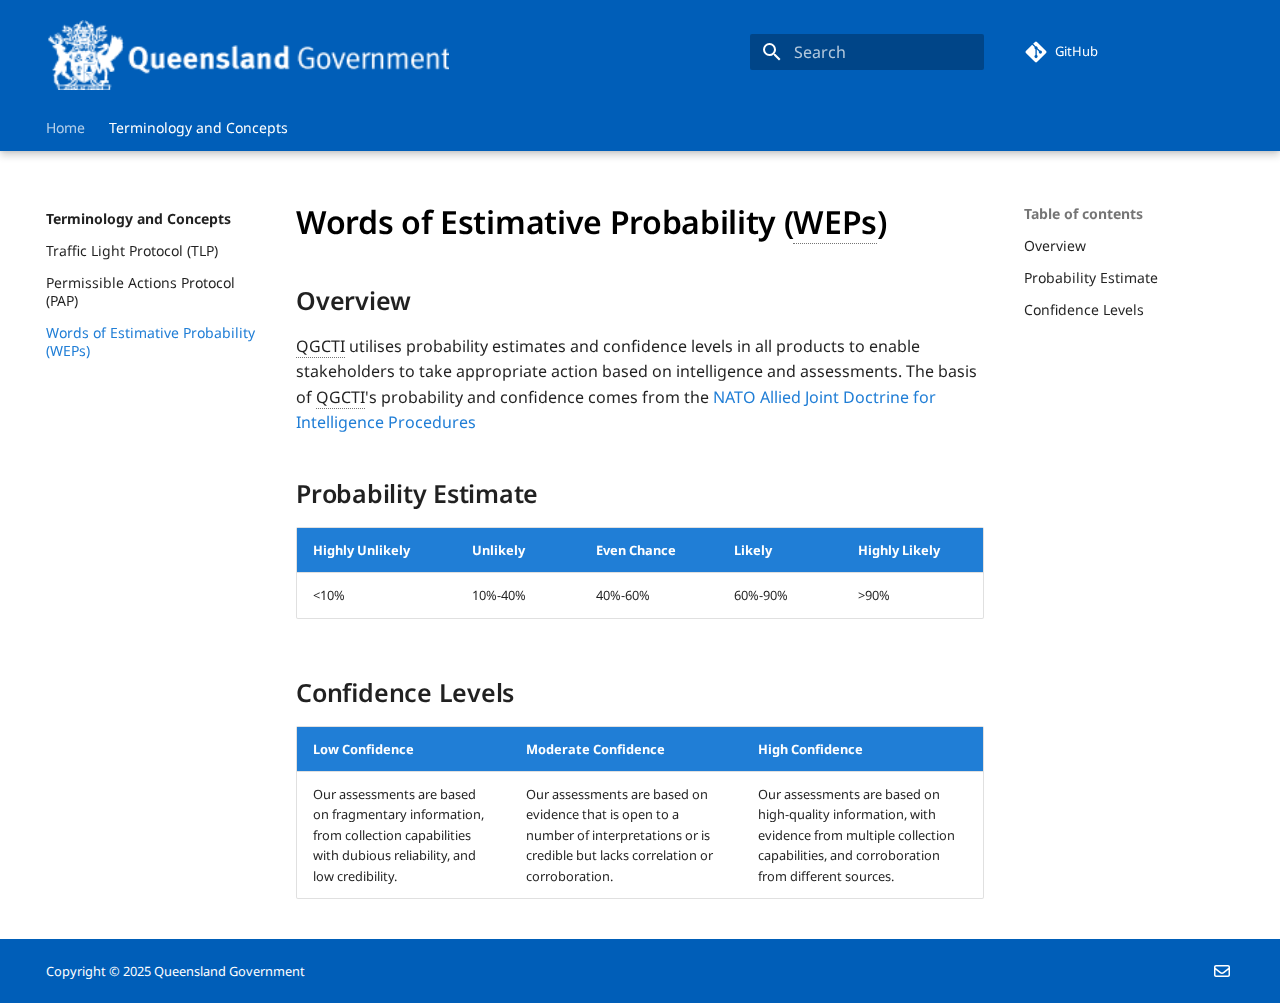
<file: terminology-and-concepts/words-of-estimative-probability/index.html>
<!doctype html>
<html lang="en" class="no-js">
  <head>
    
      <meta charset="utf-8">
      <meta name="viewport" content="width=device-width,initial-scale=1">
      
        <meta name="description" content="Homepage for the Queensland Government Cyber Threat Intelligence">
      
      
      
        <link rel="canonical" href="https://intel.cyber.qld.gov.au/terminology-and-concepts/words-of-estimative-probability/">
      
      
        <link rel="prev" href="../permissible-actions-protocol/">
      
      
      
      <link rel="icon" href="../../assets/images/favicon.png">
      <meta name="generator" content="mkdocs-1.6.1, mkdocs-material-9.6.15">
    
    
      
        <title>Words of Estimative Probability (WEPs) - Cyber Threat Intelligence Knowledge Base</title>
      
    
    
      <link rel="stylesheet" href="../../assets/stylesheets/main.342714a4.min.css">
      
        
        <link rel="stylesheet" href="../../assets/stylesheets/palette.06af60db.min.css">
      
      


    
    
      
    
    
      
        
        
        <link rel="preconnect" href="https://fonts.gstatic.com" crossorigin>
        <link rel="stylesheet" href="https://fonts.googleapis.com/css?family=Noto+Sans:300,300i,400,400i,700,700i%7CRoboto+Mono:400,400i,700,700i&display=fallback">
        <style>:root{--md-text-font:"Noto Sans";--md-code-font:"Roboto Mono"}</style>
      
    
    
      <link rel="stylesheet" href="../../css/stylesheet.css">
    
    <script>__md_scope=new URL("../..",location),__md_hash=e=>[...e].reduce(((e,_)=>(e<<5)-e+_.charCodeAt(0)),0),__md_get=(e,_=localStorage,t=__md_scope)=>JSON.parse(_.getItem(t.pathname+"."+e)),__md_set=(e,_,t=localStorage,a=__md_scope)=>{try{t.setItem(a.pathname+"."+e,JSON.stringify(_))}catch(e){}}</script>
    
      

    
    
    
  </head>
  
  
    
    
    
    
    
    <body dir="ltr" data-md-color-scheme="default" data-md-color-primary="custom" data-md-color-accent="indigo">
  
    
    <input class="md-toggle" data-md-toggle="drawer" type="checkbox" id="__drawer" autocomplete="off">
    <input class="md-toggle" data-md-toggle="search" type="checkbox" id="__search" autocomplete="off">
    <label class="md-overlay" for="__drawer"></label>
    <div data-md-component="skip">
      
        
        <a href="#words-of-estimative-probability-weps" class="md-skip">
          Skip to content
        </a>
      
    </div>
    <div data-md-component="announce">
      
    </div>
    
    
      

  

<header class="md-header md-header--shadow md-header--lifted" data-md-component="header">
  <nav class="md-header__inner md-grid" aria-label="Header">
    <a href="../.." title="Cyber Threat Intelligence Knowledge Base" class="md-header__button md-logo" aria-label="Cyber Threat Intelligence Knowledge Base" data-md-component="logo">
      
  <img src="../../assets/Qld-CoA-Stylised-1L-online-mono-rev.png" alt="logo">

    </a>
    <label class="md-header__button md-icon" for="__drawer">
      
      <svg xmlns="http://www.w3.org/2000/svg" viewBox="0 0 24 24"><path d="M3 6h18v2H3zm0 5h18v2H3zm0 5h18v2H3z"/></svg>
    </label>
    <div class="md-header__title" data-md-component="header-title">
      <div class="md-header__ellipsis">
        <div class="md-header__topic">
          <span class="md-ellipsis">
            Cyber Threat Intelligence Knowledge Base
          </span>
        </div>
        <div class="md-header__topic" data-md-component="header-topic">
          <span class="md-ellipsis">
            
              Words of Estimative Probability (WEPs)
            
          </span>
        </div>
      </div>
    </div>
    
      
    
    
    
    
      
      
        <label class="md-header__button md-icon" for="__search">
          
          <svg xmlns="http://www.w3.org/2000/svg" viewBox="0 0 24 24"><path d="M9.5 3A6.5 6.5 0 0 1 16 9.5c0 1.61-.59 3.09-1.56 4.23l.27.27h.79l5 5-1.5 1.5-5-5v-.79l-.27-.27A6.52 6.52 0 0 1 9.5 16 6.5 6.5 0 0 1 3 9.5 6.5 6.5 0 0 1 9.5 3m0 2C7 5 5 7 5 9.5S7 14 9.5 14 14 12 14 9.5 12 5 9.5 5"/></svg>
        </label>
        <div class="md-search" data-md-component="search" role="dialog">
  <label class="md-search__overlay" for="__search"></label>
  <div class="md-search__inner" role="search">
    <form class="md-search__form" name="search">
      <input type="text" class="md-search__input" name="query" aria-label="Search" placeholder="Search" autocapitalize="off" autocorrect="off" autocomplete="off" spellcheck="false" data-md-component="search-query" required>
      <label class="md-search__icon md-icon" for="__search">
        
        <svg xmlns="http://www.w3.org/2000/svg" viewBox="0 0 24 24"><path d="M9.5 3A6.5 6.5 0 0 1 16 9.5c0 1.61-.59 3.09-1.56 4.23l.27.27h.79l5 5-1.5 1.5-5-5v-.79l-.27-.27A6.52 6.52 0 0 1 9.5 16 6.5 6.5 0 0 1 3 9.5 6.5 6.5 0 0 1 9.5 3m0 2C7 5 5 7 5 9.5S7 14 9.5 14 14 12 14 9.5 12 5 9.5 5"/></svg>
        
        <svg xmlns="http://www.w3.org/2000/svg" viewBox="0 0 24 24"><path d="M20 11v2H8l5.5 5.5-1.42 1.42L4.16 12l7.92-7.92L13.5 5.5 8 11z"/></svg>
      </label>
      <nav class="md-search__options" aria-label="Search">
        
        <button type="reset" class="md-search__icon md-icon" title="Clear" aria-label="Clear" tabindex="-1">
          
          <svg xmlns="http://www.w3.org/2000/svg" viewBox="0 0 24 24"><path d="M19 6.41 17.59 5 12 10.59 6.41 5 5 6.41 10.59 12 5 17.59 6.41 19 12 13.41 17.59 19 19 17.59 13.41 12z"/></svg>
        </button>
      </nav>
      
    </form>
    <div class="md-search__output">
      <div class="md-search__scrollwrap" tabindex="0" data-md-scrollfix>
        <div class="md-search-result" data-md-component="search-result">
          <div class="md-search-result__meta">
            Initializing search
          </div>
          <ol class="md-search-result__list" role="presentation"></ol>
        </div>
      </div>
    </div>
  </div>
</div>
      
    
    
      <div class="md-header__source">
        <a href="https://github.com/qld-gov-au/qgcti-docs" title="Go to repository" class="md-source" data-md-component="source">
  <div class="md-source__icon md-icon">
    
    <svg xmlns="http://www.w3.org/2000/svg" viewBox="0 0 448 512"><!--! Font Awesome Free 6.7.2 by @fontawesome - https://fontawesome.com License - https://fontawesome.com/license/free (Icons: CC BY 4.0, Fonts: SIL OFL 1.1, Code: MIT License) Copyright 2024 Fonticons, Inc.--><path d="M439.55 236.05 244 40.45a28.87 28.87 0 0 0-40.81 0l-40.66 40.63 51.52 51.52c27.06-9.14 52.68 16.77 43.39 43.68l49.66 49.66c34.23-11.8 61.18 31 35.47 56.69-26.49 26.49-70.21-2.87-56-37.34L240.22 199v121.85c25.3 12.54 22.26 41.85 9.08 55a34.34 34.34 0 0 1-48.55 0c-17.57-17.6-11.07-46.91 11.25-56v-123c-20.8-8.51-24.6-30.74-18.64-45L142.57 101 8.45 235.14a28.86 28.86 0 0 0 0 40.81l195.61 195.6a28.86 28.86 0 0 0 40.8 0l194.69-194.69a28.86 28.86 0 0 0 0-40.81"/></svg>
  </div>
  <div class="md-source__repository">
    GitHub
  </div>
</a>
      </div>
    
  </nav>
  
    
      
<nav class="md-tabs" aria-label="Tabs" data-md-component="tabs">
  <div class="md-grid">
    <ul class="md-tabs__list">
      
        
  
  
  
  
    
    
      <li class="md-tabs__item">
        <a href="../.." class="md-tabs__link">
          
  
  
    
  
  Home

        </a>
      </li>
    
  

      
        
  
  
  
    
  
  
    
    
      <li class="md-tabs__item md-tabs__item--active">
        <a href="../" class="md-tabs__link">
          
  
  
    
  
  Terminology and Concepts

        </a>
      </li>
    
  

      
    </ul>
  </div>
</nav>
    
  
</header>
    
    <div class="md-container" data-md-component="container">
      
      
        
      
      <main class="md-main" data-md-component="main">
        <div class="md-main__inner md-grid">
          
            
              
              <div class="md-sidebar md-sidebar--primary" data-md-component="sidebar" data-md-type="navigation" >
                <div class="md-sidebar__scrollwrap">
                  <div class="md-sidebar__inner">
                    


  


<nav class="md-nav md-nav--primary md-nav--lifted" aria-label="Navigation" data-md-level="0">
  <label class="md-nav__title" for="__drawer">
    <a href="../.." title="Cyber Threat Intelligence Knowledge Base" class="md-nav__button md-logo" aria-label="Cyber Threat Intelligence Knowledge Base" data-md-component="logo">
      
  <img src="../../assets/Qld-CoA-Stylised-1L-online-mono-rev.png" alt="logo">

    </a>
    Cyber Threat Intelligence Knowledge Base
  </label>
  
    <div class="md-nav__source">
      <a href="https://github.com/qld-gov-au/qgcti-docs" title="Go to repository" class="md-source" data-md-component="source">
  <div class="md-source__icon md-icon">
    
    <svg xmlns="http://www.w3.org/2000/svg" viewBox="0 0 448 512"><!--! Font Awesome Free 6.7.2 by @fontawesome - https://fontawesome.com License - https://fontawesome.com/license/free (Icons: CC BY 4.0, Fonts: SIL OFL 1.1, Code: MIT License) Copyright 2024 Fonticons, Inc.--><path d="M439.55 236.05 244 40.45a28.87 28.87 0 0 0-40.81 0l-40.66 40.63 51.52 51.52c27.06-9.14 52.68 16.77 43.39 43.68l49.66 49.66c34.23-11.8 61.18 31 35.47 56.69-26.49 26.49-70.21-2.87-56-37.34L240.22 199v121.85c25.3 12.54 22.26 41.85 9.08 55a34.34 34.34 0 0 1-48.55 0c-17.57-17.6-11.07-46.91 11.25-56v-123c-20.8-8.51-24.6-30.74-18.64-45L142.57 101 8.45 235.14a28.86 28.86 0 0 0 0 40.81l195.61 195.6a28.86 28.86 0 0 0 40.8 0l194.69-194.69a28.86 28.86 0 0 0 0-40.81"/></svg>
  </div>
  <div class="md-source__repository">
    GitHub
  </div>
</a>
    </div>
  
  <ul class="md-nav__list" data-md-scrollfix>
    
      
      
  
  
  
  
    
    
      
        
          
        
      
    
    
    
      
      
        
      
    
    
    <li class="md-nav__item md-nav__item--nested">
      
        
        
        <input class="md-nav__toggle md-toggle " type="checkbox" id="__nav_1" >
        
          
          <div class="md-nav__link md-nav__container">
            <a href="../.." class="md-nav__link ">
              
  
  
  <span class="md-ellipsis">
    Home
    
  </span>
  

            </a>
            
          </div>
        
        <nav class="md-nav" data-md-level="1" aria-labelledby="__nav_1_label" aria-expanded="false">
          <label class="md-nav__title" for="__nav_1">
            <span class="md-nav__icon md-icon"></span>
            Home
          </label>
          <ul class="md-nav__list" data-md-scrollfix>
            
              
            
          </ul>
        </nav>
      
    </li>
  

    
      
      
  
  
    
  
  
  
    
    
      
        
          
        
      
        
      
        
      
        
      
    
    
    
      
        
        
      
      
        
      
    
    
    <li class="md-nav__item md-nav__item--active md-nav__item--section md-nav__item--nested">
      
        
        
        <input class="md-nav__toggle md-toggle " type="checkbox" id="__nav_2" checked>
        
          
          <div class="md-nav__link md-nav__container">
            <a href="../" class="md-nav__link ">
              
  
  
  <span class="md-ellipsis">
    Terminology and Concepts
    
  </span>
  

            </a>
            
              
              <label class="md-nav__link " for="__nav_2" id="__nav_2_label" tabindex="">
                <span class="md-nav__icon md-icon"></span>
              </label>
            
          </div>
        
        <nav class="md-nav" data-md-level="1" aria-labelledby="__nav_2_label" aria-expanded="true">
          <label class="md-nav__title" for="__nav_2">
            <span class="md-nav__icon md-icon"></span>
            Terminology and Concepts
          </label>
          <ul class="md-nav__list" data-md-scrollfix>
            
              
            
              
                
  
  
  
  
    <li class="md-nav__item">
      <a href="../traffic-light-protocol/" class="md-nav__link">
        
  
  
  <span class="md-ellipsis">
    Traffic Light Protocol (TLP)
    
  </span>
  

      </a>
    </li>
  

              
            
              
                
  
  
  
  
    <li class="md-nav__item">
      <a href="../permissible-actions-protocol/" class="md-nav__link">
        
  
  
  <span class="md-ellipsis">
    Permissible Actions Protocol (PAP)
    
  </span>
  

      </a>
    </li>
  

              
            
              
                
  
  
    
  
  
  
    <li class="md-nav__item md-nav__item--active">
      
      <input class="md-nav__toggle md-toggle" type="checkbox" id="__toc">
      
      
        
      
      
        <label class="md-nav__link md-nav__link--active" for="__toc">
          
  
  
  <span class="md-ellipsis">
    Words of Estimative Probability (WEPs)
    
  </span>
  

          <span class="md-nav__icon md-icon"></span>
        </label>
      
      <a href="./" class="md-nav__link md-nav__link--active">
        
  
  
  <span class="md-ellipsis">
    Words of Estimative Probability (WEPs)
    
  </span>
  

      </a>
      
        

<nav class="md-nav md-nav--secondary" aria-label="Table of contents">
  
  
  
    
  
  
    <label class="md-nav__title" for="__toc">
      <span class="md-nav__icon md-icon"></span>
      Table of contents
    </label>
    <ul class="md-nav__list" data-md-component="toc" data-md-scrollfix>
      
        <li class="md-nav__item">
  <a href="#overview" class="md-nav__link">
    <span class="md-ellipsis">
      Overview
    </span>
  </a>
  
</li>
      
        <li class="md-nav__item">
  <a href="#probability-estimate" class="md-nav__link">
    <span class="md-ellipsis">
      Probability Estimate
    </span>
  </a>
  
</li>
      
        <li class="md-nav__item">
  <a href="#confidence-levels" class="md-nav__link">
    <span class="md-ellipsis">
      Confidence Levels
    </span>
  </a>
  
</li>
      
    </ul>
  
</nav>
      
    </li>
  

              
            
          </ul>
        </nav>
      
    </li>
  

    
  </ul>
</nav>
                  </div>
                </div>
              </div>
            
            
              
              <div class="md-sidebar md-sidebar--secondary" data-md-component="sidebar" data-md-type="toc" >
                <div class="md-sidebar__scrollwrap">
                  <div class="md-sidebar__inner">
                    

<nav class="md-nav md-nav--secondary" aria-label="Table of contents">
  
  
  
    
  
  
    <label class="md-nav__title" for="__toc">
      <span class="md-nav__icon md-icon"></span>
      Table of contents
    </label>
    <ul class="md-nav__list" data-md-component="toc" data-md-scrollfix>
      
        <li class="md-nav__item">
  <a href="#overview" class="md-nav__link">
    <span class="md-ellipsis">
      Overview
    </span>
  </a>
  
</li>
      
        <li class="md-nav__item">
  <a href="#probability-estimate" class="md-nav__link">
    <span class="md-ellipsis">
      Probability Estimate
    </span>
  </a>
  
</li>
      
        <li class="md-nav__item">
  <a href="#confidence-levels" class="md-nav__link">
    <span class="md-ellipsis">
      Confidence Levels
    </span>
  </a>
  
</li>
      
    </ul>
  
</nav>
                  </div>
                </div>
              </div>
            
          
          
            <div class="md-content" data-md-component="content">
              <article class="md-content__inner md-typeset">
                
                  


  
  


<h1 id="words-of-estimative-probability-weps">Words of Estimative Probability (<abbr title="Words of Estimative Probability">WEPs</abbr>)<a class="headerlink" href="#words-of-estimative-probability-weps" title="Permanent link">&para;</a></h1>
<h2 id="overview">Overview<a class="headerlink" href="#overview" title="Permanent link">&para;</a></h2>
<p><abbr title="Queensland Government Cyber Threat Intelligence">QGCTI</abbr> utilises probability estimates and confidence levels in all products to enable stakeholders to take appropriate action based on intelligence and assessments. The basis of <abbr title="Queensland Government Cyber Threat Intelligence">QGCTI</abbr>'s probability and confidence comes from the <a href="https://jadl.act.nato.int/ILIAS/data/testclient/lm_data/lm_152845/Linear/JISR04222102/sharedFiles/AJP21.pdf">NATO Allied Joint Doctrine for Intelligence Procedures</a></p>
<h2 id="probability-estimate">Probability Estimate<a class="headerlink" href="#probability-estimate" title="Permanent link">&para;</a></h2>
<table>
<thead>
<tr>
<th>Highly Unlikely</th>
<th>Unlikely</th>
<th>Even Chance</th>
<th>Likely</th>
<th>Highly Likely</th>
</tr>
</thead>
<tbody>
<tr>
<td>&lt;10%</td>
<td>10%-40%</td>
<td>40%-60%</td>
<td>60%-90%</td>
<td>&gt;90%</td>
</tr>
</tbody>
</table>
<h2 id="confidence-levels">Confidence Levels<a class="headerlink" href="#confidence-levels" title="Permanent link">&para;</a></h2>
<table>
<thead>
<tr>
<th>Low Confidence</th>
<th>Moderate Confidence</th>
<th>High Confidence</th>
</tr>
</thead>
<tbody>
<tr>
<td>Our assessments are based on fragmentary information, from collection capabilities with dubious reliability, and low credibility.</td>
<td>Our assessments are based on evidence that is open to a number of interpretations or is credible but lacks correlation or corroboration.</td>
<td>Our assessments are based on high-quality information, with evidence from multiple collection capabilities, and corroboration from different sources.</td>
</tr>
</tbody>
</table>












                
              </article>
            </div>
          
          
<script>var target=document.getElementById(location.hash.slice(1));target&&target.name&&(target.checked=target.name.startsWith("__tabbed_"))</script>
        </div>
        
          <button type="button" class="md-top md-icon" data-md-component="top" hidden>
  
  <svg xmlns="http://www.w3.org/2000/svg" viewBox="0 0 24 24"><path d="M13 20h-2V8l-5.5 5.5-1.42-1.42L12 4.16l7.92 7.92-1.42 1.42L13 8z"/></svg>
  Back to top
</button>
        
      </main>
      
        <footer class="md-footer">
  
  <div class="md-footer-meta md-typeset">
    <div class="md-footer-meta__inner md-grid">
      <div class="md-copyright">
  
    <div class="md-copyright__highlight">
      Copyright &copy; 2025 Queensland Government
    </div>
  
  
</div>
      
        <div class="md-social">
  
    
    
    
    
    <a href="mailto:intel@cyber.qld.gov.au" target="_blank" rel="noopener" title="" class="md-social__link">
      <svg xmlns="http://www.w3.org/2000/svg" viewBox="0 0 512 512"><!--! Font Awesome Free 6.7.2 by @fontawesome - https://fontawesome.com License - https://fontawesome.com/license/free (Icons: CC BY 4.0, Fonts: SIL OFL 1.1, Code: MIT License) Copyright 2024 Fonticons, Inc.--><path d="M64 112c-8.8 0-16 7.2-16 16v22.1l172.5 141.6c20.7 17 50.4 17 71.1 0L464 150.1V128c0-8.8-7.2-16-16-16zM48 212.2V384c0 8.8 7.2 16 16 16h384c8.8 0 16-7.2 16-16V212.2L322 328.8c-38.4 31.5-93.7 31.5-132 0zM0 128c0-35.3 28.7-64 64-64h384c35.3 0 64 28.7 64 64v256c0 35.3-28.7 64-64 64H64c-35.3 0-64-28.7-64-64z"/></svg>
    </a>
  
</div>
      
    </div>
  </div>
</footer>
      
    </div>
    <div class="md-dialog" data-md-component="dialog">
      <div class="md-dialog__inner md-typeset"></div>
    </div>
    
    
    
      
      <script id="__config" type="application/json">{"base": "../..", "features": ["navigation.tabs", "navigation.tabs.sticky", "navigation.top", "navigation.indexes", "navigation.tracking", "navigation.sections"], "search": "../../assets/javascripts/workers/search.d50fe291.min.js", "tags": null, "translations": {"clipboard.copied": "Copied to clipboard", "clipboard.copy": "Copy to clipboard", "search.result.more.one": "1 more on this page", "search.result.more.other": "# more on this page", "search.result.none": "No matching documents", "search.result.one": "1 matching document", "search.result.other": "# matching documents", "search.result.placeholder": "Type to start searching", "search.result.term.missing": "Missing", "select.version": "Select version"}, "version": null}</script>
    
    
      <script src="../../assets/javascripts/bundle.56ea9cef.min.js"></script>
      
    
  </body>
</html>
</file>
<file: css/stylesheet.css>
:root > * {
    --md-primary-fg-color: #005EB8;
    --md-accent-fg-color: #005EB8;
    --md-footer-bg-color--dark: #005EB8; 
    --md-footer-fg-color--light: #ffffff;
    --md-typeset-a-color: #207ed6;
}

.md-typeset h1, .md-typeset h2 {
  font-weight: 600;
}

.md-typeset h1 {
  color: black;
}

.md-header__button.md-logo {
  padding: 20px 13px 13px;
  margin: 0px;
}

.md-header__button.md-logo img, .md-header__button.md-logo svg {
  height: 70px;
}

.md-ellipsis {
  padding-top: 5px;
}

.md-header__ellipsis {
  display: none;
}

.md-typeset__table th:nth-child(1n) {
  background-color: #207ed6;
  color: white
}

.md-typeset__table {
  width: 100%
}

.md-typeset__table table:not([class]) {
  display: table
}

/* TLP */
.terminology-levels {
  font-weight: bold;
  padding: 2px 6px;
  border-radius: 4px;
  font-size: 0.85em;
  color: #fff;
}

.levels-clear {
  background-color: #fff;
  color: #000;
}

.levels-green {
  background-color: #28a745;
}

.levels-amber {
  background-color: #e67e22;
}

.levels-red {
  background-color: #e74c3c;
}

/* FormIO Classes */
.formio-form {
  max-width: 800px;
  margin: 2rem auto;
  padding: 2rem;
  background-color: #f9f9f9;
  border-radius: 8px;
  border: 1px solid #ddd;
}

.formio-form .form-control,
.formio-form textarea,
.formio-form select {
  width: 100%;
  padding: 0.65em 0.75em;
  font-size: 1em;
  font-family: inherit;
  color: #1a1a1a;
  background-color: white;
  border: 1px solid #ccc;
  border-radius: 4px;
  box-sizing: border-box;
  transition: border-color 0.2s ease, box-shadow 0.2s ease;
  appearance: none;
}

.formio-form .form-control:focus,
.formio-form textarea:focus,
.formio-form select:focus {
  border-color: #005EB8;
  outline: none;
  box-shadow: 0 0 0 3px rgba(0, 16, 238, 0.2);
}

.formio-form .form-control::placeholder,
.formio-form textarea::placeholder,
.formio-form select::placeholder {
  color: #ccc;
  opacity: 1;
}

.formio-form .formio-component label .required {
  color: red;
  margin-left: 4px;
}

.formio-form .formio-component:not(.formio-component-button) {
  margin-bottom: 1.5rem;
}

.formio-form button.btn {
  font-size: 1em;
  padding: 0.75em 1.5em;
  border-radius: 4px;
  border: none;
  background-color: blue;
  color: #fff;
  cursor: pointer;
  transition: background-color 0.2s ease;
}

.col-form-label {
    font-weight: bold;
}

.error, .alert-danger {
    color: rgb(255, 0, 0);
    font-size: 0.8em;
}

.text-muted { 
    color:rgba(95, 83, 83, 0.45);
    font-size: 0.8em;
}

.formio-select-autocomplete-input {
    display: none;
}

.field-required:after {
    content: " *";
    color: rgb(255, 0, 0);
}

.formio-form button.btn {
  background: transparent;
  border: none;
  font-family: inherit;
  font-size: 0.9em;
  margin: 0;
  padding: 0;
  display: inline-block;
  font-weight: 700;
  padding: 0.625em 2em;
  border: 0.1rem solid var(--md-primary-fg-color, #005EB8);
  border-radius: 0.1rem;
  color: var(--md-primary-bg-color, #fff);
  background-color: var(--md-primary-fg-color, #005EB8);
  cursor: pointer;
  transition:
    color 125ms ease-in-out,
    background-color 125ms ease-in-out,
    border-color 125ms ease-in-out;
}

.formio-form button.btn:hover,
.formio-form button.btn:focus {
  background-color: #0081fa;
  border-color: #0081fa;
  color: #fff;
  outline: none;
}

.formio-form button.btn:disabled {
  background-color: #ccc;
  border-color: #ccc;
  color: #666;
  cursor: not-allowed;
  box-shadow: none;
}

.has-success, .has-error {
    padding-top: 15px;
}

.formio-component-htmlelement {
    font-size: 0.7em;
    text-align: right;
}
</file>
<file: docs/styles/css/style.css>
body {
    font-family: Arial, sans-serif;
    background-color: #f5f5f5;
    text-align: center;
    margin-top: 100px;
    color: #333;
}

h1 {
    color: #2c3e50;
}

p {
    font-size: 1.2em;
}
</file>
<file: assets/stylesheets/main.342714a4.min.css>
@charset "UTF-8";html{-webkit-text-size-adjust:none;-moz-text-size-adjust:none;text-size-adjust:none;box-sizing:border-box}*,:after,:before{box-sizing:inherit}@media (prefers-reduced-motion){*,:after,:before{transition:none!important}}body{margin:0}a,button,input,label{-webkit-tap-highlight-color:transparent}a{color:inherit;text-decoration:none}hr{border:0;box-sizing:initial;display:block;height:.05rem;overflow:visible;padding:0}small{font-size:80%}sub,sup{line-height:1em}img{border-style:none}table{border-collapse:initial;border-spacing:0}td,th{font-weight:400;vertical-align:top}button{background:#0000;border:0;font-family:inherit;font-size:inherit;margin:0;padding:0}input{border:0;outline:none}:root{--md-primary-fg-color:#4051b5;--md-primary-fg-color--light:#5d6cc0;--md-primary-fg-color--dark:#303fa1;--md-primary-bg-color:#fff;--md-primary-bg-color--light:#ffffffb3;--md-accent-fg-color:#526cfe;--md-accent-fg-color--transparent:#526cfe1a;--md-accent-bg-color:#fff;--md-accent-bg-color--light:#ffffffb3}[data-md-color-scheme=default]{color-scheme:light}[data-md-color-scheme=default] img[src$="#gh-dark-mode-only"],[data-md-color-scheme=default] img[src$="#only-dark"]{display:none}:root,[data-md-color-scheme=default]{--md-hue:225deg;--md-default-fg-color:#000000de;--md-default-fg-color--light:#0000008a;--md-default-fg-color--lighter:#00000052;--md-default-fg-color--lightest:#00000012;--md-default-bg-color:#fff;--md-default-bg-color--light:#ffffffb3;--md-default-bg-color--lighter:#ffffff4d;--md-default-bg-color--lightest:#ffffff1f;--md-code-fg-color:#36464e;--md-code-bg-color:#f5f5f5;--md-code-hl-color:#4287ff;--md-code-hl-color--light:#4287ff1a;--md-code-hl-number-color:#d52a2a;--md-code-hl-special-color:#db1457;--md-code-hl-function-color:#a846b9;--md-code-hl-constant-color:#6e59d9;--md-code-hl-keyword-color:#3f6ec6;--md-code-hl-string-color:#1c7d4d;--md-code-hl-name-color:var(--md-code-fg-color);--md-code-hl-operator-color:var(--md-default-fg-color--light);--md-code-hl-punctuation-color:var(--md-default-fg-color--light);--md-code-hl-comment-color:var(--md-default-fg-color--light);--md-code-hl-generic-color:var(--md-default-fg-color--light);--md-code-hl-variable-color:var(--md-default-fg-color--light);--md-typeset-color:var(--md-default-fg-color);--md-typeset-a-color:var(--md-primary-fg-color);--md-typeset-del-color:#f5503d26;--md-typeset-ins-color:#0bd57026;--md-typeset-kbd-color:#fafafa;--md-typeset-kbd-accent-color:#fff;--md-typeset-kbd-border-color:#b8b8b8;--md-typeset-mark-color:#ffff0080;--md-typeset-table-color:#0000001f;--md-typeset-table-color--light:rgba(0,0,0,.035);--md-admonition-fg-color:var(--md-default-fg-color);--md-admonition-bg-color:var(--md-default-bg-color);--md-warning-fg-color:#000000de;--md-warning-bg-color:#ff9;--md-footer-fg-color:#fff;--md-footer-fg-color--light:#ffffffb3;--md-footer-fg-color--lighter:#ffffff73;--md-footer-bg-color:#000000de;--md-footer-bg-color--dark:#00000052;--md-shadow-z1:0 0.2rem 0.5rem #0000000d,0 0 0.05rem #0000001a;--md-shadow-z2:0 0.2rem 0.5rem #0000001a,0 0 0.05rem #00000040;--md-shadow-z3:0 0.2rem 0.5rem #0003,0 0 0.05rem #00000059}.md-icon svg{fill:currentcolor;display:block;height:1.2rem;width:1.2rem}body{-webkit-font-smoothing:antialiased;-moz-osx-font-smoothing:grayscale;--md-text-font-family:var(--md-text-font,_),-apple-system,BlinkMacSystemFont,Helvetica,Arial,sans-serif;--md-code-font-family:var(--md-code-font,_),SFMono-Regular,Consolas,Menlo,monospace}aside,body,input{font-feature-settings:"kern","liga";color:var(--md-typeset-color);font-family:var(--md-text-font-family)}code,kbd,pre{font-feature-settings:"kern";font-family:var(--md-code-font-family)}:root{--md-typeset-table-sort-icon:url('data:image/svg+xml;charset=utf-8,<svg xmlns="http://www.w3.org/2000/svg" viewBox="0 0 24 24"><path d="m18 21-4-4h3V7h-3l4-4 4 4h-3v10h3M2 19v-2h10v2M2 13v-2h7v2M2 7V5h4v2z"/></svg>');--md-typeset-table-sort-icon--asc:url('data:image/svg+xml;charset=utf-8,<svg xmlns="http://www.w3.org/2000/svg" viewBox="0 0 24 24"><path d="M19 17h3l-4 4-4-4h3V3h2M2 17h10v2H2M6 5v2H2V5m0 6h7v2H2z"/></svg>');--md-typeset-table-sort-icon--desc:url('data:image/svg+xml;charset=utf-8,<svg xmlns="http://www.w3.org/2000/svg" viewBox="0 0 24 24"><path d="M19 7h3l-4-4-4 4h3v14h2M2 17h10v2H2M6 5v2H2V5m0 6h7v2H2z"/></svg>')}.md-typeset{-webkit-print-color-adjust:exact;color-adjust:exact;font-size:.8rem;line-height:1.6;overflow-wrap:break-word}@media print{.md-typeset{font-size:.68rem}}.md-typeset blockquote,.md-typeset dl,.md-typeset figure,.md-typeset ol,.md-typeset pre,.md-typeset ul{margin-bottom:1em;margin-top:1em}.md-typeset h1{color:var(--md-default-fg-color--light);font-size:2em;line-height:1.3;margin:0 0 1.25em}.md-typeset h1,.md-typeset h2{font-weight:300;letter-spacing:-.01em}.md-typeset h2{font-size:1.5625em;line-height:1.4;margin:1.6em 0 .64em}.md-typeset h3{font-size:1.25em;font-weight:400;letter-spacing:-.01em;line-height:1.5;margin:1.6em 0 .8em}.md-typeset h2+h3{margin-top:.8em}.md-typeset h4{font-weight:700;letter-spacing:-.01em;margin:1em 0}.md-typeset h5,.md-typeset h6{color:var(--md-default-fg-color--light);font-size:.8em;font-weight:700;letter-spacing:-.01em;margin:1.25em 0}.md-typeset h5{text-transform:uppercase}.md-typeset h5 code{text-transform:none}.md-typeset hr{border-bottom:.05rem solid var(--md-default-fg-color--lightest);display:flow-root;margin:1.5em 0}.md-typeset a{color:var(--md-typeset-a-color);word-break:break-word}.md-typeset a,.md-typeset a:before{transition:color 125ms}.md-typeset a:focus,.md-typeset a:hover{color:var(--md-accent-fg-color)}.md-typeset a:focus code,.md-typeset a:hover code{background-color:var(--md-accent-fg-color--transparent)}.md-typeset a code{color:currentcolor;transition:background-color 125ms}.md-typeset a.focus-visible{outline-color:var(--md-accent-fg-color);outline-offset:.2rem}.md-typeset code,.md-typeset kbd,.md-typeset pre{color:var(--md-code-fg-color);direction:ltr;font-variant-ligatures:none}@media print{.md-typeset code,.md-typeset kbd,.md-typeset pre{white-space:pre-wrap}}.md-typeset code{background-color:var(--md-code-bg-color);border-radius:.1rem;-webkit-box-decoration-break:clone;box-decoration-break:clone;font-size:.85em;padding:0 .2941176471em;word-break:break-word}.md-typeset code:not(.focus-visible){-webkit-tap-highlight-color:transparent;outline:none}.md-typeset pre{display:flow-root;line-height:1.4;position:relative}.md-typeset pre>code{-webkit-box-decoration-break:slice;box-decoration-break:slice;box-shadow:none;display:block;margin:0;outline-color:var(--md-accent-fg-color);overflow:auto;padding:.7720588235em 1.1764705882em;scrollbar-color:var(--md-default-fg-color--lighter) #0000;scrollbar-width:thin;touch-action:auto;word-break:normal}.md-typeset pre>code:hover{scrollbar-color:var(--md-accent-fg-color) #0000}.md-typeset pre>code::-webkit-scrollbar{height:.2rem;width:.2rem}.md-typeset pre>code::-webkit-scrollbar-thumb{background-color:var(--md-default-fg-color--lighter)}.md-typeset pre>code::-webkit-scrollbar-thumb:hover{background-color:var(--md-accent-fg-color)}.md-typeset kbd{background-color:var(--md-typeset-kbd-color);border-radius:.1rem;box-shadow:0 .1rem 0 .05rem var(--md-typeset-kbd-border-color),0 .1rem 0 var(--md-typeset-kbd-border-color),0 -.1rem .2rem var(--md-typeset-kbd-accent-color) inset;color:var(--md-default-fg-color);display:inline-block;font-size:.75em;padding:0 .6666666667em;vertical-align:text-top;word-break:break-word}.md-typeset mark{background-color:var(--md-typeset-mark-color);-webkit-box-decoration-break:clone;box-decoration-break:clone;color:inherit;word-break:break-word}.md-typeset abbr{border-bottom:.05rem dotted var(--md-default-fg-color--light);cursor:help;text-decoration:none}.md-typeset small{opacity:.75}[dir=ltr] .md-typeset sub,[dir=ltr] .md-typeset sup{margin-left:.078125em}[dir=rtl] .md-typeset sub,[dir=rtl] .md-typeset sup{margin-right:.078125em}[dir=ltr] .md-typeset blockquote{padding-left:.6rem}[dir=rtl] .md-typeset blockquote{padding-right:.6rem}[dir=ltr] .md-typeset blockquote{border-left:.2rem solid var(--md-default-fg-color--lighter)}[dir=rtl] .md-typeset blockquote{border-right:.2rem solid var(--md-default-fg-color--lighter)}.md-typeset blockquote{color:var(--md-default-fg-color--light);margin-left:0;margin-right:0}.md-typeset ul{list-style-type:disc}.md-typeset ul[type]{list-style-type:revert-layer}[dir=ltr] .md-typeset ol,[dir=ltr] .md-typeset ul{margin-left:.625em}[dir=rtl] .md-typeset ol,[dir=rtl] .md-typeset ul{margin-right:.625em}.md-typeset ol,.md-typeset ul{padding:0}.md-typeset ol:not([hidden]),.md-typeset ul:not([hidden]){display:flow-root}.md-typeset ol ol,.md-typeset ul ol{list-style-type:lower-alpha}.md-typeset ol ol ol,.md-typeset ul ol ol{list-style-type:lower-roman}.md-typeset ol ol ol ol,.md-typeset ul ol ol ol{list-style-type:upper-alpha}.md-typeset ol ol ol ol ol,.md-typeset ul ol ol ol ol{list-style-type:upper-roman}.md-typeset ol[type],.md-typeset ul[type]{list-style-type:revert-layer}[dir=ltr] .md-typeset ol li,[dir=ltr] .md-typeset ul li{margin-left:1.25em}[dir=rtl] .md-typeset ol li,[dir=rtl] .md-typeset ul li{margin-right:1.25em}.md-typeset ol li,.md-typeset ul li{margin-bottom:.5em}.md-typeset ol li blockquote,.md-typeset ol li p,.md-typeset ul li blockquote,.md-typeset ul li p{margin:.5em 0}.md-typeset ol li:last-child,.md-typeset ul li:last-child{margin-bottom:0}[dir=ltr] .md-typeset ol li ol,[dir=ltr] .md-typeset ol li ul,[dir=ltr] .md-typeset ul li ol,[dir=ltr] .md-typeset ul li ul{margin-left:.625em}[dir=rtl] .md-typeset ol li ol,[dir=rtl] .md-typeset ol li ul,[dir=rtl] .md-typeset ul li ol,[dir=rtl] .md-typeset ul li ul{margin-right:.625em}.md-typeset ol li ol,.md-typeset ol li ul,.md-typeset ul li ol,.md-typeset ul li ul{margin-bottom:.5em;margin-top:.5em}[dir=ltr] .md-typeset dd{margin-left:1.875em}[dir=rtl] .md-typeset dd{margin-right:1.875em}.md-typeset dd{margin-bottom:1.5em;margin-top:1em}.md-typeset img,.md-typeset svg,.md-typeset video{height:auto;max-width:100%}.md-typeset img[align=left]{margin:1em 1em 1em 0}.md-typeset img[align=right]{margin:1em 0 1em 1em}.md-typeset img[align]:only-child{margin-top:0}.md-typeset figure{display:flow-root;margin:1em auto;max-width:100%;text-align:center;width:-moz-fit-content;width:fit-content}.md-typeset figure img{display:block;margin:0 auto}.md-typeset figcaption{font-style:italic;margin:1em auto;max-width:24rem}.md-typeset iframe{max-width:100%}.md-typeset table:not([class]){background-color:var(--md-default-bg-color);border:.05rem solid var(--md-typeset-table-color);border-radius:.1rem;display:inline-block;font-size:.64rem;max-width:100%;overflow:auto;touch-action:auto}@media print{.md-typeset table:not([class]){display:table}}.md-typeset table:not([class])+*{margin-top:1.5em}.md-typeset table:not([class]) td>:first-child,.md-typeset table:not([class]) th>:first-child{margin-top:0}.md-typeset table:not([class]) td>:last-child,.md-typeset table:not([class]) th>:last-child{margin-bottom:0}.md-typeset table:not([class]) td:not([align]),.md-typeset table:not([class]) th:not([align]){text-align:left}[dir=rtl] .md-typeset table:not([class]) td:not([align]),[dir=rtl] .md-typeset table:not([class]) th:not([align]){text-align:right}.md-typeset table:not([class]) th{font-weight:700;min-width:5rem;padding:.9375em 1.25em;vertical-align:top}.md-typeset table:not([class]) td{border-top:.05rem solid var(--md-typeset-table-color);padding:.9375em 1.25em;vertical-align:top}.md-typeset table:not([class]) tbody tr{transition:background-color 125ms}.md-typeset table:not([class]) tbody tr:hover{background-color:var(--md-typeset-table-color--light);box-shadow:0 .05rem 0 var(--md-default-bg-color) inset}.md-typeset table:not([class]) a{word-break:normal}.md-typeset table th[role=columnheader]{cursor:pointer}[dir=ltr] .md-typeset table th[role=columnheader]:after{margin-left:.5em}[dir=rtl] .md-typeset table th[role=columnheader]:after{margin-right:.5em}.md-typeset table th[role=columnheader]:after{content:"";display:inline-block;height:1.2em;-webkit-mask-image:var(--md-typeset-table-sort-icon);mask-image:var(--md-typeset-table-sort-icon);-webkit-mask-repeat:no-repeat;mask-repeat:no-repeat;-webkit-mask-size:contain;mask-size:contain;transition:background-color 125ms;vertical-align:text-bottom;width:1.2em}.md-typeset table th[role=columnheader]:hover:after{background-color:var(--md-default-fg-color--lighter)}.md-typeset table th[role=columnheader][aria-sort=ascending]:after{background-color:var(--md-default-fg-color--light);-webkit-mask-image:var(--md-typeset-table-sort-icon--asc);mask-image:var(--md-typeset-table-sort-icon--asc)}.md-typeset table th[role=columnheader][aria-sort=descending]:after{background-color:var(--md-default-fg-color--light);-webkit-mask-image:var(--md-typeset-table-sort-icon--desc);mask-image:var(--md-typeset-table-sort-icon--desc)}.md-typeset__scrollwrap{margin:1em -.8rem;overflow-x:auto;touch-action:auto}.md-typeset__table{display:inline-block;margin-bottom:.5em;padding:0 .8rem}@media print{.md-typeset__table{display:block}}html .md-typeset__table table{display:table;margin:0;overflow:hidden;width:100%}@media screen and (max-width:44.984375em){.md-content__inner>pre{margin:1em -.8rem}.md-content__inner>pre code{border-radius:0}}.md-typeset .md-author{border-radius:100%;display:block;flex-shrink:0;height:1.6rem;overflow:hidden;position:relative;transition:color 125ms,transform 125ms;width:1.6rem}.md-typeset .md-author img{display:block}.md-typeset .md-author--more{background:var(--md-default-fg-color--lightest);color:var(--md-default-fg-color--lighter);font-size:.6rem;font-weight:700;line-height:1.6rem;text-align:center}.md-typeset .md-author--long{height:2.4rem;width:2.4rem}.md-typeset a.md-author{transform:scale(1)}.md-typeset a.md-author img{border-radius:100%;filter:grayscale(100%) opacity(75%);transition:filter 125ms}.md-typeset a.md-author:focus,.md-typeset a.md-author:hover{transform:scale(1.1);z-index:1}.md-typeset a.md-author:focus img,.md-typeset a.md-author:hover img{filter:grayscale(0)}.md-banner{background-color:var(--md-footer-bg-color);color:var(--md-footer-fg-color);overflow:auto}@media print{.md-banner{display:none}}.md-banner--warning{background-color:var(--md-warning-bg-color);color:var(--md-warning-fg-color)}.md-banner__inner{font-size:.7rem;margin:.6rem auto;padding:0 .8rem}[dir=ltr] .md-banner__button{float:right}[dir=rtl] .md-banner__button{float:left}.md-banner__button{color:inherit;cursor:pointer;transition:opacity .25s}.no-js .md-banner__button{display:none}.md-banner__button:hover{opacity:.7}html{font-size:125%;height:100%;overflow-x:hidden}@media screen and (min-width:100em){html{font-size:137.5%}}@media screen and (min-width:125em){html{font-size:150%}}body{background-color:var(--md-default-bg-color);display:flex;flex-direction:column;font-size:.5rem;min-height:100%;position:relative;width:100%}@media print{body{display:block}}@media screen and (max-width:59.984375em){body[data-md-scrolllock]{position:fixed}}.md-grid{margin-left:auto;margin-right:auto;max-width:61rem}.md-container{display:flex;flex-direction:column;flex-grow:1}@media print{.md-container{display:block}}.md-main{flex-grow:1}.md-main__inner{display:flex;height:100%;margin-top:1.5rem}.md-ellipsis{overflow:hidden;text-overflow:ellipsis}.md-toggle{display:none}.md-option{height:0;opacity:0;position:absolute;width:0}.md-option:checked+label:not([hidden]){display:block}.md-option.focus-visible+label{outline-color:var(--md-accent-fg-color);outline-style:auto}.md-skip{background-color:var(--md-default-fg-color);border-radius:.1rem;color:var(--md-default-bg-color);font-size:.64rem;margin:.5rem;opacity:0;outline-color:var(--md-accent-fg-color);padding:.3rem .5rem;position:fixed;transform:translateY(.4rem);z-index:-1}.md-skip:focus{opacity:1;transform:translateY(0);transition:transform .25s cubic-bezier(.4,0,.2,1),opacity 175ms 75ms;z-index:10}@page{margin:25mm}:root{--md-clipboard-icon:url('data:image/svg+xml;charset=utf-8,<svg xmlns="http://www.w3.org/2000/svg" viewBox="0 0 24 24"><path d="M19 21H8V7h11m0-2H8a2 2 0 0 0-2 2v14a2 2 0 0 0 2 2h11a2 2 0 0 0 2-2V7a2 2 0 0 0-2-2m-3-4H4a2 2 0 0 0-2 2v14h2V3h12z"/></svg>')}.md-clipboard{border-radius:.1rem;color:var(--md-default-fg-color--lightest);cursor:pointer;height:1.5em;outline-color:var(--md-accent-fg-color);outline-offset:.1rem;position:absolute;right:.5em;top:.5em;transition:color .25s;width:1.5em;z-index:1}@media print{.md-clipboard{display:none}}.md-clipboard:not(.focus-visible){-webkit-tap-highlight-color:transparent;outline:none}:hover>.md-clipboard{color:var(--md-default-fg-color--light)}.md-clipboard:focus,.md-clipboard:hover{color:var(--md-accent-fg-color)}.md-clipboard:after{background-color:currentcolor;content:"";display:block;height:1.125em;margin:0 auto;-webkit-mask-image:var(--md-clipboard-icon);mask-image:var(--md-clipboard-icon);-webkit-mask-position:center;mask-position:center;-webkit-mask-repeat:no-repeat;mask-repeat:no-repeat;-webkit-mask-size:contain;mask-size:contain;width:1.125em}.md-clipboard--inline{cursor:pointer}.md-clipboard--inline code{transition:color .25s,background-color .25s}.md-clipboard--inline:focus code,.md-clipboard--inline:hover code{background-color:var(--md-accent-fg-color--transparent);color:var(--md-accent-fg-color)}.md-typeset .md-code__content{display:grid}@keyframes consent{0%{opacity:0;transform:translateY(100%)}to{opacity:1;transform:translateY(0)}}@keyframes overlay{0%{opacity:0}to{opacity:1}}.md-consent__overlay{animation:overlay .25s both;-webkit-backdrop-filter:blur(.1rem);backdrop-filter:blur(.1rem);background-color:#0000008a;height:100%;opacity:1;position:fixed;top:0;width:100%;z-index:5}.md-consent__inner{animation:consent .5s cubic-bezier(.1,.7,.1,1) both;background-color:var(--md-default-bg-color);border:0;border-radius:.1rem;bottom:0;box-shadow:0 0 .2rem #0000001a,0 .2rem .4rem #0003;max-height:100%;overflow:auto;padding:0;position:fixed;width:100%;z-index:5}.md-consent__form{padding:.8rem}.md-consent__settings{display:none;margin:1em 0}input:checked+.md-consent__settings{display:block}.md-consent__controls{margin-bottom:.8rem}.md-typeset .md-consent__controls .md-button{display:inline}@media screen and (max-width:44.984375em){.md-typeset .md-consent__controls .md-button{display:block;margin-top:.4rem;text-align:center;width:100%}}.md-consent label{cursor:pointer}.md-content{flex-grow:1;min-width:0}.md-content__inner{margin:0 .8rem 1.2rem;padding-top:.6rem}@media screen and (min-width:76.25em){[dir=ltr] .md-sidebar--primary:not([hidden])~.md-content>.md-content__inner{margin-left:1.2rem}[dir=ltr] .md-sidebar--secondary:not([hidden])~.md-content>.md-content__inner,[dir=rtl] .md-sidebar--primary:not([hidden])~.md-content>.md-content__inner{margin-right:1.2rem}[dir=rtl] .md-sidebar--secondary:not([hidden])~.md-content>.md-content__inner{margin-left:1.2rem}}.md-content__inner:before{content:"";display:block;height:.4rem}.md-content__inner>:last-child{margin-bottom:0}[dir=ltr] .md-content__button{float:right}[dir=rtl] .md-content__button{float:left}[dir=ltr] .md-content__button{margin-left:.4rem}[dir=rtl] .md-content__button{margin-right:.4rem}.md-content__button{margin:.4rem 0;padding:0}@media print{.md-content__button{display:none}}.md-typeset .md-content__button{color:var(--md-default-fg-color--lighter)}.md-content__button svg{display:inline;vertical-align:top}[dir=rtl] .md-content__button svg{transform:scaleX(-1)}[dir=ltr] .md-dialog{right:.8rem}[dir=rtl] .md-dialog{left:.8rem}.md-dialog{background-color:var(--md-default-fg-color);border-radius:.1rem;bottom:.8rem;box-shadow:var(--md-shadow-z3);min-width:11.1rem;opacity:0;padding:.4rem .6rem;pointer-events:none;position:fixed;transform:translateY(100%);transition:transform 0ms .4s,opacity .4s;z-index:4}@media print{.md-dialog{display:none}}.md-dialog--active{opacity:1;pointer-events:auto;transform:translateY(0);transition:transform .4s cubic-bezier(.075,.85,.175,1),opacity .4s}.md-dialog__inner{color:var(--md-default-bg-color);font-size:.7rem}.md-feedback{margin:2em 0 1em;text-align:center}.md-feedback fieldset{border:none;margin:0;padding:0}.md-feedback__title{font-weight:700;margin:1em auto}.md-feedback__inner{position:relative}.md-feedback__list{display:flex;flex-wrap:wrap;place-content:baseline center;position:relative}.md-feedback__list:hover .md-icon:not(:disabled){color:var(--md-default-fg-color--lighter)}:disabled .md-feedback__list{min-height:1.8rem}.md-feedback__icon{color:var(--md-default-fg-color--light);cursor:pointer;flex-shrink:0;margin:0 .1rem;transition:color 125ms}.md-feedback__icon:not(:disabled).md-icon:hover{color:var(--md-accent-fg-color)}.md-feedback__icon:disabled{color:var(--md-default-fg-color--lightest);pointer-events:none}.md-feedback__note{opacity:0;position:relative;transform:translateY(.4rem);transition:transform .4s cubic-bezier(.1,.7,.1,1),opacity .15s}.md-feedback__note>*{margin:0 auto;max-width:16rem}:disabled .md-feedback__note{opacity:1;transform:translateY(0)}@media print{.md-feedback{display:none}}.md-footer{background-color:var(--md-footer-bg-color);color:var(--md-footer-fg-color)}@media print{.md-footer{display:none}}.md-footer__inner{justify-content:space-between;overflow:auto;padding:.2rem}.md-footer__inner:not([hidden]){display:flex}.md-footer__link{align-items:end;display:flex;flex-grow:0.01;margin-bottom:.4rem;margin-top:1rem;max-width:100%;outline-color:var(--md-accent-fg-color);overflow:hidden;transition:opacity .25s}.md-footer__link:focus,.md-footer__link:hover{opacity:.7}[dir=rtl] .md-footer__link svg{transform:scaleX(-1)}@media screen and (max-width:44.984375em){.md-footer__link--prev{flex-shrink:0}.md-footer__link--prev .md-footer__title{display:none}}[dir=ltr] .md-footer__link--next{margin-left:auto}[dir=rtl] .md-footer__link--next{margin-right:auto}.md-footer__link--next{text-align:right}[dir=rtl] .md-footer__link--next{text-align:left}.md-footer__title{flex-grow:1;font-size:.9rem;margin-bottom:.7rem;max-width:calc(100% - 2.4rem);padding:0 1rem;white-space:nowrap}.md-footer__button{margin:.2rem;padding:.4rem}.md-footer__direction{font-size:.64rem;opacity:.7}.md-footer-meta{background-color:var(--md-footer-bg-color--dark)}.md-footer-meta__inner{display:flex;flex-wrap:wrap;justify-content:space-between;padding:.2rem}html .md-footer-meta.md-typeset a{color:var(--md-footer-fg-color--light)}html .md-footer-meta.md-typeset a:focus,html .md-footer-meta.md-typeset a:hover{color:var(--md-footer-fg-color)}.md-copyright{color:var(--md-footer-fg-color--lighter);font-size:.64rem;margin:auto .6rem;padding:.4rem 0;width:100%}@media screen and (min-width:45em){.md-copyright{width:auto}}.md-copyright__highlight{color:var(--md-footer-fg-color--light)}.md-social{display:inline-flex;gap:.2rem;margin:0 .4rem;padding:.2rem 0 .6rem}@media screen and (min-width:45em){.md-social{padding:.6rem 0}}.md-social__link{display:inline-block;height:1.6rem;text-align:center;width:1.6rem}.md-social__link:before{line-height:1.9}.md-social__link svg{fill:currentcolor;max-height:.8rem;vertical-align:-25%}.md-typeset .md-button{border:.1rem solid;border-radius:.1rem;color:var(--md-primary-fg-color);cursor:pointer;display:inline-block;font-weight:700;padding:.625em 2em;transition:color 125ms,background-color 125ms,border-color 125ms}.md-typeset .md-button--primary{background-color:var(--md-primary-fg-color);border-color:var(--md-primary-fg-color);color:var(--md-primary-bg-color)}.md-typeset .md-button:focus,.md-typeset .md-button:hover{background-color:var(--md-accent-fg-color);border-color:var(--md-accent-fg-color);color:var(--md-accent-bg-color)}[dir=ltr] .md-typeset .md-input{border-top-left-radius:.1rem}[dir=ltr] .md-typeset .md-input,[dir=rtl] .md-typeset .md-input{border-top-right-radius:.1rem}[dir=rtl] .md-typeset .md-input{border-top-left-radius:.1rem}.md-typeset .md-input{border-bottom:.1rem solid var(--md-default-fg-color--lighter);box-shadow:var(--md-shadow-z1);font-size:.8rem;height:1.8rem;padding:0 .6rem;transition:border .25s,box-shadow .25s}.md-typeset .md-input:focus,.md-typeset .md-input:hover{border-bottom-color:var(--md-accent-fg-color);box-shadow:var(--md-shadow-z2)}.md-typeset .md-input--stretch{width:100%}.md-header{background-color:var(--md-primary-fg-color);box-shadow:0 0 .2rem #0000,0 .2rem .4rem #0000;color:var(--md-primary-bg-color);display:block;left:0;position:sticky;right:0;top:0;z-index:4}@media print{.md-header{display:none}}.md-header[hidden]{transform:translateY(-100%);transition:transform .25s cubic-bezier(.8,0,.6,1),box-shadow .25s}.md-header--shadow{box-shadow:0 0 .2rem #0000001a,0 .2rem .4rem #0003;transition:transform .25s cubic-bezier(.1,.7,.1,1),box-shadow .25s}.md-header__inner{align-items:center;display:flex;padding:0 .2rem}.md-header__button{color:currentcolor;cursor:pointer;margin:.2rem;outline-color:var(--md-accent-fg-color);padding:.4rem;position:relative;transition:opacity .25s;vertical-align:middle;z-index:1}.md-header__button:hover{opacity:.7}.md-header__button:not([hidden]){display:inline-block}.md-header__button:not(.focus-visible){-webkit-tap-highlight-color:transparent;outline:none}.md-header__button.md-logo{margin:.2rem;padding:.4rem}@media screen and (max-width:76.234375em){.md-header__button.md-logo{display:none}}.md-header__button.md-logo img,.md-header__button.md-logo svg{fill:currentcolor;display:block;height:1.2rem;width:auto}@media screen and (min-width:60em){.md-header__button[for=__search]{display:none}}.no-js .md-header__button[for=__search]{display:none}[dir=rtl] .md-header__button[for=__search] svg{transform:scaleX(-1)}@media screen and (min-width:76.25em){.md-header__button[for=__drawer]{display:none}}.md-header__topic{display:flex;max-width:100%;position:absolute;transition:transform .4s cubic-bezier(.1,.7,.1,1),opacity .15s;white-space:nowrap}.md-header__topic+.md-header__topic{opacity:0;pointer-events:none;transform:translateX(1.25rem);transition:transform .4s cubic-bezier(1,.7,.1,.1),opacity .15s;z-index:-1}[dir=rtl] .md-header__topic+.md-header__topic{transform:translateX(-1.25rem)}.md-header__topic:first-child{font-weight:700}[dir=ltr] .md-header__title{margin-left:1rem;margin-right:.4rem}[dir=rtl] .md-header__title{margin-left:.4rem;margin-right:1rem}.md-header__title{flex-grow:1;font-size:.9rem;height:2.4rem;line-height:2.4rem}.md-header__title--active .md-header__topic{opacity:0;pointer-events:none;transform:translateX(-1.25rem);transition:transform .4s cubic-bezier(1,.7,.1,.1),opacity .15s;z-index:-1}[dir=rtl] .md-header__title--active .md-header__topic{transform:translateX(1.25rem)}.md-header__title--active .md-header__topic+.md-header__topic{opacity:1;pointer-events:auto;transform:translateX(0);transition:transform .4s cubic-bezier(.1,.7,.1,1),opacity .15s;z-index:0}.md-header__title>.md-header__ellipsis{height:100%;position:relative;width:100%}.md-header__option{display:flex;flex-shrink:0;max-width:100%;transition:max-width 0ms .25s,opacity .25s .25s;white-space:nowrap}[data-md-toggle=search]:checked~.md-header .md-header__option{max-width:0;opacity:0;transition:max-width 0ms,opacity 0ms}.md-header__option>input{bottom:0}.md-header__source{display:none}@media screen and (min-width:60em){[dir=ltr] .md-header__source{margin-left:1rem}[dir=rtl] .md-header__source{margin-right:1rem}.md-header__source{display:block;max-width:11.7rem;width:11.7rem}}@media screen and (min-width:76.25em){[dir=ltr] .md-header__source{margin-left:1.4rem}[dir=rtl] .md-header__source{margin-right:1.4rem}}.md-meta{color:var(--md-default-fg-color--light);font-size:.7rem;line-height:1.3}.md-meta__list{display:inline-flex;flex-wrap:wrap;list-style:none;margin:0;padding:0}.md-meta__item:not(:last-child):after{content:"·";margin-left:.2rem;margin-right:.2rem}.md-meta__link{color:var(--md-typeset-a-color)}.md-meta__link:focus,.md-meta__link:hover{color:var(--md-accent-fg-color)}.md-draft{background-color:#ff1744;border-radius:.125em;color:#fff;display:inline-block;font-weight:700;padding-left:.5714285714em;padding-right:.5714285714em}:root{--md-nav-icon--prev:url('data:image/svg+xml;charset=utf-8,<svg xmlns="http://www.w3.org/2000/svg" viewBox="0 0 24 24"><path d="M20 11v2H8l5.5 5.5-1.42 1.42L4.16 12l7.92-7.92L13.5 5.5 8 11z"/></svg>');--md-nav-icon--next:url('data:image/svg+xml;charset=utf-8,<svg xmlns="http://www.w3.org/2000/svg" viewBox="0 0 24 24"><path d="M8.59 16.58 13.17 12 8.59 7.41 10 6l6 6-6 6z"/></svg>');--md-toc-icon:url('data:image/svg+xml;charset=utf-8,<svg xmlns="http://www.w3.org/2000/svg" viewBox="0 0 24 24"><path d="M3 9h14V7H3zm0 4h14v-2H3zm0 4h14v-2H3zm16 0h2v-2h-2zm0-10v2h2V7zm0 6h2v-2h-2z"/></svg>')}.md-nav{font-size:.7rem;line-height:1.3}.md-nav__title{color:var(--md-default-fg-color--light);display:block;font-weight:700;overflow:hidden;padding:0 .6rem;text-overflow:ellipsis}.md-nav__title .md-nav__button{display:none}.md-nav__title .md-nav__button img{height:100%;width:auto}.md-nav__title .md-nav__button.md-logo img,.md-nav__title .md-nav__button.md-logo svg{fill:currentcolor;display:block;height:2.4rem;max-width:100%;object-fit:contain;width:auto}.md-nav__list{list-style:none;margin:0;padding:0}.md-nav__link{align-items:flex-start;display:flex;gap:.4rem;margin-top:.625em;scroll-snap-align:start;transition:color 125ms}.md-nav__link--passed{color:var(--md-default-fg-color--light)}.md-nav__item .md-nav__link--active,.md-nav__item .md-nav__link--active code{color:var(--md-typeset-a-color)}.md-nav__link .md-ellipsis{position:relative}[dir=ltr] .md-nav__link .md-icon:last-child{margin-left:auto}[dir=rtl] .md-nav__link .md-icon:last-child{margin-right:auto}.md-nav__link svg{fill:currentcolor;flex-shrink:0;height:1.3em;position:relative}.md-nav__link[for]:focus,.md-nav__link[for]:hover,.md-nav__link[href]:focus,.md-nav__link[href]:hover{color:var(--md-accent-fg-color);cursor:pointer}.md-nav__link.focus-visible{outline-color:var(--md-accent-fg-color);outline-offset:.2rem}.md-nav--primary .md-nav__link[for=__toc]{display:none}.md-nav--primary .md-nav__link[for=__toc] .md-icon:after{background-color:currentcolor;display:block;height:100%;-webkit-mask-image:var(--md-toc-icon);mask-image:var(--md-toc-icon);width:100%}.md-nav--primary .md-nav__link[for=__toc]~.md-nav{display:none}.md-nav__container>.md-nav__link{margin-top:0}.md-nav__container>.md-nav__link:first-child{flex-grow:1;min-width:0}.md-nav__icon{flex-shrink:0}.md-nav__source{display:none}@media screen and (max-width:76.234375em){.md-nav--primary,.md-nav--primary .md-nav{background-color:var(--md-default-bg-color);display:flex;flex-direction:column;height:100%;left:0;position:absolute;right:0;top:0;z-index:1}.md-nav--primary .md-nav__item,.md-nav--primary .md-nav__title{font-size:.8rem;line-height:1.5}.md-nav--primary .md-nav__title{background-color:var(--md-default-fg-color--lightest);color:var(--md-default-fg-color--light);cursor:pointer;height:5.6rem;line-height:2.4rem;padding:3rem .8rem .2rem;position:relative;white-space:nowrap}[dir=ltr] .md-nav--primary .md-nav__title .md-nav__icon{left:.4rem}[dir=rtl] .md-nav--primary .md-nav__title .md-nav__icon{right:.4rem}.md-nav--primary .md-nav__title .md-nav__icon{display:block;height:1.2rem;margin:.2rem;position:absolute;top:.4rem;width:1.2rem}.md-nav--primary .md-nav__title .md-nav__icon:after{background-color:currentcolor;content:"";display:block;height:100%;-webkit-mask-image:var(--md-nav-icon--prev);mask-image:var(--md-nav-icon--prev);-webkit-mask-position:center;mask-position:center;-webkit-mask-repeat:no-repeat;mask-repeat:no-repeat;-webkit-mask-size:contain;mask-size:contain;width:100%}.md-nav--primary .md-nav__title~.md-nav__list{background-color:var(--md-default-bg-color);box-shadow:0 .05rem 0 var(--md-default-fg-color--lightest) inset;overflow-y:auto;scroll-snap-type:y mandatory;touch-action:pan-y}.md-nav--primary .md-nav__title~.md-nav__list>:first-child{border-top:0}.md-nav--primary .md-nav__title[for=__drawer]{background-color:var(--md-primary-fg-color);color:var(--md-primary-bg-color);font-weight:700}.md-nav--primary .md-nav__title .md-logo{display:block;left:.2rem;margin:.2rem;padding:.4rem;position:absolute;right:.2rem;top:.2rem}.md-nav--primary .md-nav__list{flex:1}.md-nav--primary .md-nav__item{border-top:.05rem solid var(--md-default-fg-color--lightest)}.md-nav--primary .md-nav__item--active>.md-nav__link{color:var(--md-typeset-a-color)}.md-nav--primary .md-nav__item--active>.md-nav__link:focus,.md-nav--primary .md-nav__item--active>.md-nav__link:hover{color:var(--md-accent-fg-color)}.md-nav--primary .md-nav__link{margin-top:0;padding:.6rem .8rem}.md-nav--primary .md-nav__link svg{margin-top:.1em}.md-nav--primary .md-nav__link>.md-nav__link{padding:0}[dir=ltr] .md-nav--primary .md-nav__link .md-nav__icon{margin-right:-.2rem}[dir=rtl] .md-nav--primary .md-nav__link .md-nav__icon{margin-left:-.2rem}.md-nav--primary .md-nav__link .md-nav__icon{font-size:1.2rem;height:1.2rem;width:1.2rem}.md-nav--primary .md-nav__link .md-nav__icon:after{background-color:currentcolor;content:"";display:block;height:100%;-webkit-mask-image:var(--md-nav-icon--next);mask-image:var(--md-nav-icon--next);-webkit-mask-position:center;mask-position:center;-webkit-mask-repeat:no-repeat;mask-repeat:no-repeat;-webkit-mask-size:contain;mask-size:contain;width:100%}[dir=rtl] .md-nav--primary .md-nav__icon:after{transform:scale(-1)}.md-nav--primary .md-nav--secondary .md-nav{background-color:initial;position:static}[dir=ltr] .md-nav--primary .md-nav--secondary .md-nav .md-nav__link{padding-left:1.4rem}[dir=rtl] .md-nav--primary .md-nav--secondary .md-nav .md-nav__link{padding-right:1.4rem}[dir=ltr] .md-nav--primary .md-nav--secondary .md-nav .md-nav .md-nav__link{padding-left:2rem}[dir=rtl] .md-nav--primary .md-nav--secondary .md-nav .md-nav .md-nav__link{padding-right:2rem}[dir=ltr] .md-nav--primary .md-nav--secondary .md-nav .md-nav .md-nav .md-nav__link{padding-left:2.6rem}[dir=rtl] .md-nav--primary .md-nav--secondary .md-nav .md-nav .md-nav .md-nav__link{padding-right:2.6rem}[dir=ltr] .md-nav--primary .md-nav--secondary .md-nav .md-nav .md-nav .md-nav .md-nav__link{padding-left:3.2rem}[dir=rtl] .md-nav--primary .md-nav--secondary .md-nav .md-nav .md-nav .md-nav .md-nav__link{padding-right:3.2rem}.md-nav--secondary{background-color:initial}.md-nav__toggle~.md-nav{display:flex;opacity:0;transform:translateX(100%);transition:transform .25s cubic-bezier(.8,0,.6,1),opacity 125ms 50ms}[dir=rtl] .md-nav__toggle~.md-nav{transform:translateX(-100%)}.md-nav__toggle:checked~.md-nav{opacity:1;transform:translateX(0);transition:transform .25s cubic-bezier(.4,0,.2,1),opacity 125ms 125ms}.md-nav__toggle:checked~.md-nav>.md-nav__list{-webkit-backface-visibility:hidden;backface-visibility:hidden}}@media screen and (max-width:59.984375em){.md-nav--primary .md-nav__link[for=__toc]{display:flex}.md-nav--primary .md-nav__link[for=__toc] .md-icon:after{content:""}.md-nav--primary .md-nav__link[for=__toc]+.md-nav__link{display:none}.md-nav--primary .md-nav__link[for=__toc]~.md-nav{display:flex}.md-nav__source{background-color:var(--md-primary-fg-color--dark);color:var(--md-primary-bg-color);display:block;padding:0 .2rem}}@media screen and (min-width:60em) and (max-width:76.234375em){.md-nav--integrated .md-nav__link[for=__toc]{display:flex}.md-nav--integrated .md-nav__link[for=__toc] .md-icon:after{content:""}.md-nav--integrated .md-nav__link[for=__toc]+.md-nav__link{display:none}.md-nav--integrated .md-nav__link[for=__toc]~.md-nav{display:flex}}@media screen and (min-width:60em){.md-nav{margin-bottom:-.4rem}.md-nav--secondary .md-nav__title{background:var(--md-default-bg-color);box-shadow:0 0 .4rem .4rem var(--md-default-bg-color);position:sticky;top:0;z-index:1}.md-nav--secondary .md-nav__title[for=__toc]{scroll-snap-align:start}.md-nav--secondary .md-nav__title .md-nav__icon{display:none}[dir=ltr] .md-nav--secondary .md-nav__list{padding-left:.6rem}[dir=rtl] .md-nav--secondary .md-nav__list{padding-right:.6rem}.md-nav--secondary .md-nav__list{padding-bottom:.4rem}[dir=ltr] .md-nav--secondary .md-nav__item>.md-nav__link{margin-right:.4rem}[dir=rtl] .md-nav--secondary .md-nav__item>.md-nav__link{margin-left:.4rem}}@media screen and (min-width:76.25em){.md-nav{margin-bottom:-.4rem;transition:max-height .25s cubic-bezier(.86,0,.07,1)}.md-nav--primary .md-nav__title{background:var(--md-default-bg-color);box-shadow:0 0 .4rem .4rem var(--md-default-bg-color);position:sticky;top:0;z-index:1}.md-nav--primary .md-nav__title[for=__drawer]{scroll-snap-align:start}.md-nav--primary .md-nav__title .md-nav__icon{display:none}[dir=ltr] .md-nav--primary .md-nav__list{padding-left:.6rem}[dir=rtl] .md-nav--primary .md-nav__list{padding-right:.6rem}.md-nav--primary .md-nav__list{padding-bottom:.4rem}[dir=ltr] .md-nav--primary .md-nav__item>.md-nav__link{margin-right:.4rem}[dir=rtl] .md-nav--primary .md-nav__item>.md-nav__link{margin-left:.4rem}.md-nav__toggle~.md-nav{display:grid;grid-template-rows:minmax(.4rem,0fr);opacity:0;transition:grid-template-rows .25s cubic-bezier(.86,0,.07,1),opacity .25s,visibility 0ms .25s;visibility:collapse}.md-nav__toggle~.md-nav>.md-nav__list{overflow:hidden}.md-nav__toggle.md-toggle--indeterminate~.md-nav,.md-nav__toggle:checked~.md-nav{grid-template-rows:minmax(.4rem,1fr);opacity:1;transition:grid-template-rows .25s cubic-bezier(.86,0,.07,1),opacity .15s .1s,visibility 0ms;visibility:visible}.md-nav__toggle.md-toggle--indeterminate~.md-nav{transition:none}.md-nav__item--nested>.md-nav>.md-nav__title{display:none}.md-nav__item--section{display:block;margin:1.25em 0}.md-nav__item--section:last-child{margin-bottom:0}.md-nav__item--section>.md-nav__link{font-weight:700}.md-nav__item--section>.md-nav__link[for]{color:var(--md-default-fg-color--light)}.md-nav__item--section>.md-nav__link:not(.md-nav__container){pointer-events:none}.md-nav__item--section>.md-nav__link .md-icon,.md-nav__item--section>.md-nav__link>[for]{display:none}[dir=ltr] .md-nav__item--section>.md-nav{margin-left:-.6rem}[dir=rtl] .md-nav__item--section>.md-nav{margin-right:-.6rem}.md-nav__item--section>.md-nav{display:block;opacity:1;visibility:visible}.md-nav__item--section>.md-nav>.md-nav__list>.md-nav__item{padding:0}.md-nav__icon{border-radius:100%;height:.9rem;transition:background-color .25s;width:.9rem}.md-nav__icon:hover{background-color:var(--md-accent-fg-color--transparent)}.md-nav__icon:after{background-color:currentcolor;border-radius:100%;content:"";display:inline-block;height:100%;-webkit-mask-image:var(--md-nav-icon--next);mask-image:var(--md-nav-icon--next);-webkit-mask-position:center;mask-position:center;-webkit-mask-repeat:no-repeat;mask-repeat:no-repeat;-webkit-mask-size:contain;mask-size:contain;transition:transform .25s;vertical-align:-.1rem;width:100%}[dir=rtl] .md-nav__icon:after{transform:rotate(180deg)}.md-nav__item--nested .md-nav__toggle:checked~.md-nav__link .md-nav__icon:after,.md-nav__item--nested .md-toggle--indeterminate~.md-nav__link .md-nav__icon:after{transform:rotate(90deg)}.md-nav--lifted>.md-nav__list>.md-nav__item,.md-nav--lifted>.md-nav__title{display:none}.md-nav--lifted>.md-nav__list>.md-nav__item--active{display:block}.md-nav--lifted>.md-nav__list>.md-nav__item--active>.md-nav__link{background:var(--md-default-bg-color);box-shadow:0 0 .4rem .4rem var(--md-default-bg-color);margin-top:0;position:sticky;top:0;z-index:1}.md-nav--lifted>.md-nav__list>.md-nav__item--active>.md-nav__link:not(.md-nav__container){pointer-events:none}.md-nav--lifted>.md-nav__list>.md-nav__item--active.md-nav__item--section{margin:0}[dir=ltr] .md-nav--lifted>.md-nav__list>.md-nav__item>.md-nav:not(.md-nav--secondary){margin-left:-.6rem}[dir=rtl] .md-nav--lifted>.md-nav__list>.md-nav__item>.md-nav:not(.md-nav--secondary){margin-right:-.6rem}.md-nav--lifted>.md-nav__list>.md-nav__item>[for]{color:var(--md-default-fg-color--light)}.md-nav--lifted .md-nav[data-md-level="1"]{grid-template-rows:minmax(.4rem,1fr);opacity:1;visibility:visible}[dir=ltr] .md-nav--integrated>.md-nav__list>.md-nav__item--active .md-nav--secondary{border-left:.05rem solid var(--md-primary-fg-color)}[dir=rtl] .md-nav--integrated>.md-nav__list>.md-nav__item--active .md-nav--secondary{border-right:.05rem solid var(--md-primary-fg-color)}.md-nav--integrated>.md-nav__list>.md-nav__item--active .md-nav--secondary{display:block;margin-bottom:1.25em;opacity:1;visibility:visible}.md-nav--integrated>.md-nav__list>.md-nav__item--active .md-nav--secondary>.md-nav__list{overflow:visible;padding-bottom:0}.md-nav--integrated>.md-nav__list>.md-nav__item--active .md-nav--secondary>.md-nav__title{display:none}}.md-pagination{font-size:.8rem;font-weight:700;gap:.4rem}.md-pagination,.md-pagination>*{align-items:center;display:flex;justify-content:center}.md-pagination>*{border-radius:.2rem;height:1.8rem;min-width:1.8rem;text-align:center}.md-pagination__current{background-color:var(--md-default-fg-color--lightest);color:var(--md-default-fg-color--light)}.md-pagination__link{transition:color 125ms,background-color 125ms}.md-pagination__link:focus,.md-pagination__link:hover{background-color:var(--md-accent-fg-color--transparent);color:var(--md-accent-fg-color)}.md-pagination__link:focus svg,.md-pagination__link:hover svg{color:var(--md-accent-fg-color)}.md-pagination__link.focus-visible{outline-color:var(--md-accent-fg-color);outline-offset:.2rem}.md-pagination__link svg{fill:currentcolor;color:var(--md-default-fg-color--lighter);display:block;max-height:100%;width:1.2rem}.md-post__back{border-bottom:.05rem solid var(--md-default-fg-color--lightest);margin-bottom:1.2rem;padding-bottom:1.2rem}@media screen and (max-width:76.234375em){.md-post__back{display:none}}[dir=rtl] .md-post__back svg{transform:scaleX(-1)}.md-post__authors{display:flex;flex-direction:column;gap:.6rem;margin:0 .6rem 1.2rem}.md-post .md-post__meta a{transition:color 125ms}.md-post .md-post__meta a:focus,.md-post .md-post__meta a:hover{color:var(--md-accent-fg-color)}.md-post__title{color:var(--md-default-fg-color--light);font-weight:700}.md-post--excerpt{margin-bottom:3.2rem}.md-post--excerpt .md-post__header{align-items:center;display:flex;gap:.6rem;min-height:1.6rem}.md-post--excerpt .md-post__authors{align-items:center;display:inline-flex;flex-direction:row;gap:.2rem;margin:0;min-height:2.4rem}[dir=ltr] .md-post--excerpt .md-post__meta .md-meta__list{margin-right:.4rem}[dir=rtl] .md-post--excerpt .md-post__meta .md-meta__list{margin-left:.4rem}.md-post--excerpt .md-post__content>:first-child{--md-scroll-margin:6rem;margin-top:0}.md-post>.md-nav--secondary{margin:1em 0}.md-profile{align-items:center;display:flex;font-size:.7rem;gap:.6rem;line-height:1.4;width:100%}.md-profile__description{flex-grow:1}.md-content--post{display:flex}@media screen and (max-width:76.234375em){.md-content--post{flex-flow:column-reverse}}.md-content--post>.md-content__inner{flex-grow:1;min-width:0}@media screen and (min-width:76.25em){[dir=ltr] .md-content--post>.md-content__inner{margin-left:1.2rem}[dir=rtl] .md-content--post>.md-content__inner{margin-right:1.2rem}}@media screen and (max-width:76.234375em){.md-sidebar.md-sidebar--post{padding:0;position:static;width:100%}.md-sidebar.md-sidebar--post .md-sidebar__scrollwrap{overflow:visible}.md-sidebar.md-sidebar--post .md-sidebar__inner{padding:0}.md-sidebar.md-sidebar--post .md-post__meta{margin-left:.6rem;margin-right:.6rem}.md-sidebar.md-sidebar--post .md-nav__item{border:none;display:inline}.md-sidebar.md-sidebar--post .md-nav__list{display:inline-flex;flex-wrap:wrap;gap:.6rem;padding-bottom:.6rem;padding-top:.6rem}.md-sidebar.md-sidebar--post .md-nav__link{padding:0}.md-sidebar.md-sidebar--post .md-nav{height:auto;margin-bottom:0;position:static}}:root{--md-progress-value:0;--md-progress-delay:400ms}.md-progress{background:var(--md-primary-bg-color);height:.075rem;opacity:min(clamp(0,var(--md-progress-value),1),clamp(0,100 - var(--md-progress-value),1));position:fixed;top:0;transform:scaleX(calc(var(--md-progress-value)*1%));transform-origin:left;transition:transform .5s cubic-bezier(.19,1,.22,1),opacity .25s var(--md-progress-delay);width:100%;z-index:4}:root{--md-search-result-icon:url('data:image/svg+xml;charset=utf-8,<svg xmlns="http://www.w3.org/2000/svg" viewBox="0 0 24 24"><path d="M14 2H6a2 2 0 0 0-2 2v16a2 2 0 0 0 2 2h7c-.41-.25-.8-.56-1.14-.9-.33-.33-.61-.7-.86-1.1H6V4h7v5h5v1.18c.71.16 1.39.43 2 .82V8zm6.31 16.9c1.33-2.11.69-4.9-1.4-6.22-2.11-1.33-4.91-.68-6.22 1.4-1.34 2.11-.69 4.89 1.4 6.22 1.46.93 3.32.93 4.79.02L22 23.39 23.39 22zm-3.81.1a2.5 2.5 0 0 1-2.5-2.5 2.5 2.5 0 0 1 2.5-2.5 2.5 2.5 0 0 1 2.5 2.5 2.5 2.5 0 0 1-2.5 2.5"/></svg>')}.md-search{position:relative}@media screen and (min-width:60em){.md-search{padding:.2rem 0}}.no-js .md-search{display:none}.md-search__overlay{opacity:0;z-index:1}@media screen and (max-width:59.984375em){[dir=ltr] .md-search__overlay{left:-2.2rem}[dir=rtl] .md-search__overlay{right:-2.2rem}.md-search__overlay{background-color:var(--md-default-bg-color);border-radius:1rem;height:2rem;overflow:hidden;pointer-events:none;position:absolute;top:-1rem;transform-origin:center;transition:transform .3s .1s,opacity .2s .2s;width:2rem}[data-md-toggle=search]:checked~.md-header .md-search__overlay{opacity:1;transition:transform .4s,opacity .1s}}@media screen and (min-width:60em){[dir=ltr] .md-search__overlay{left:0}[dir=rtl] .md-search__overlay{right:0}.md-search__overlay{background-color:#0000008a;cursor:pointer;height:0;position:fixed;top:0;transition:width 0ms .25s,height 0ms .25s,opacity .25s;width:0}[data-md-toggle=search]:checked~.md-header .md-search__overlay{height:200vh;opacity:1;transition:width 0ms,height 0ms,opacity .25s;width:100%}}@media screen and (max-width:29.984375em){[data-md-toggle=search]:checked~.md-header .md-search__overlay{transform:scale(45)}}@media screen and (min-width:30em) and (max-width:44.984375em){[data-md-toggle=search]:checked~.md-header .md-search__overlay{transform:scale(60)}}@media screen and (min-width:45em) and (max-width:59.984375em){[data-md-toggle=search]:checked~.md-header .md-search__overlay{transform:scale(75)}}.md-search__inner{-webkit-backface-visibility:hidden;backface-visibility:hidden}@media screen and (max-width:59.984375em){[dir=ltr] .md-search__inner{left:0}[dir=rtl] .md-search__inner{right:0}.md-search__inner{height:0;opacity:0;overflow:hidden;position:fixed;top:0;transform:translateX(5%);transition:width 0ms .3s,height 0ms .3s,transform .15s cubic-bezier(.4,0,.2,1) .15s,opacity .15s .15s;width:0;z-index:2}[dir=rtl] .md-search__inner{transform:translateX(-5%)}[data-md-toggle=search]:checked~.md-header .md-search__inner{height:100%;opacity:1;transform:translateX(0);transition:width 0ms 0ms,height 0ms 0ms,transform .15s cubic-bezier(.1,.7,.1,1) .15s,opacity .15s .15s;width:100%}}@media screen and (min-width:60em){[dir=ltr] .md-search__inner{float:right}[dir=rtl] .md-search__inner{float:left}.md-search__inner{padding:.1rem 0;position:relative;transition:width .25s cubic-bezier(.1,.7,.1,1);width:11.7rem}}@media screen and (min-width:60em) and (max-width:76.234375em){[data-md-toggle=search]:checked~.md-header .md-search__inner{width:23.4rem}}@media screen and (min-width:76.25em){[data-md-toggle=search]:checked~.md-header .md-search__inner{width:34.4rem}}.md-search__form{background-color:var(--md-default-bg-color);box-shadow:0 0 .6rem #0000;height:2.4rem;position:relative;transition:color .25s,background-color .25s;z-index:2}@media screen and (min-width:60em){.md-search__form{background-color:#00000042;border-radius:.1rem;height:1.8rem}.md-search__form:hover{background-color:#ffffff1f}}[data-md-toggle=search]:checked~.md-header .md-search__form{background-color:var(--md-default-bg-color);border-radius:.1rem .1rem 0 0;box-shadow:0 0 .6rem #00000012;color:var(--md-default-fg-color)}[dir=ltr] .md-search__input{padding-left:3.6rem;padding-right:2.2rem}[dir=rtl] .md-search__input{padding-left:2.2rem;padding-right:3.6rem}.md-search__input{background:#0000;font-size:.9rem;height:100%;position:relative;text-overflow:ellipsis;width:100%;z-index:2}.md-search__input::placeholder{transition:color .25s}.md-search__input::placeholder,.md-search__input~.md-search__icon{color:var(--md-default-fg-color--light)}.md-search__input::-ms-clear{display:none}@media screen and (max-width:59.984375em){.md-search__input{font-size:.9rem;height:2.4rem;width:100%}}@media screen and (min-width:60em){[dir=ltr] .md-search__input{padding-left:2.2rem}[dir=rtl] .md-search__input{padding-right:2.2rem}.md-search__input{color:inherit;font-size:.8rem}.md-search__input::placeholder{color:var(--md-primary-bg-color--light)}.md-search__input+.md-search__icon{color:var(--md-primary-bg-color)}[data-md-toggle=search]:checked~.md-header .md-search__input{text-overflow:clip}[data-md-toggle=search]:checked~.md-header .md-search__input+.md-search__icon{color:var(--md-default-fg-color--light)}[data-md-toggle=search]:checked~.md-header .md-search__input::placeholder{color:#0000}}.md-search__icon{cursor:pointer;display:inline-block;height:1.2rem;transition:color .25s,opacity .25s;width:1.2rem}.md-search__icon:hover{opacity:.7}[dir=ltr] .md-search__icon[for=__search]{left:.5rem}[dir=rtl] .md-search__icon[for=__search]{right:.5rem}.md-search__icon[for=__search]{position:absolute;top:.3rem;z-index:2}[dir=rtl] .md-search__icon[for=__search] svg{transform:scaleX(-1)}@media screen and (max-width:59.984375em){[dir=ltr] .md-search__icon[for=__search]{left:.8rem}[dir=rtl] .md-search__icon[for=__search]{right:.8rem}.md-search__icon[for=__search]{top:.6rem}.md-search__icon[for=__search] svg:first-child{display:none}}@media screen and (min-width:60em){.md-search__icon[for=__search]{pointer-events:none}.md-search__icon[for=__search] svg:last-child{display:none}}[dir=ltr] .md-search__options{right:.5rem}[dir=rtl] .md-search__options{left:.5rem}.md-search__options{pointer-events:none;position:absolute;top:.3rem;z-index:2}@media screen and (max-width:59.984375em){[dir=ltr] .md-search__options{right:.8rem}[dir=rtl] .md-search__options{left:.8rem}.md-search__options{top:.6rem}}[dir=ltr] .md-search__options>.md-icon{margin-left:.2rem}[dir=rtl] .md-search__options>.md-icon{margin-right:.2rem}.md-search__options>.md-icon{color:var(--md-default-fg-color--light);opacity:0;transform:scale(.75);transition:transform .15s cubic-bezier(.1,.7,.1,1),opacity .15s}.md-search__options>.md-icon:not(.focus-visible){-webkit-tap-highlight-color:transparent;outline:none}[data-md-toggle=search]:checked~.md-header .md-search__input:valid~.md-search__options>.md-icon{opacity:1;pointer-events:auto;transform:scale(1)}[data-md-toggle=search]:checked~.md-header .md-search__input:valid~.md-search__options>.md-icon:hover{opacity:.7}[dir=ltr] .md-search__suggest{padding-left:3.6rem;padding-right:2.2rem}[dir=rtl] .md-search__suggest{padding-left:2.2rem;padding-right:3.6rem}.md-search__suggest{align-items:center;color:var(--md-default-fg-color--lighter);display:flex;font-size:.9rem;height:100%;opacity:0;position:absolute;top:0;transition:opacity 50ms;white-space:nowrap;width:100%}@media screen and (min-width:60em){[dir=ltr] .md-search__suggest{padding-left:2.2rem}[dir=rtl] .md-search__suggest{padding-right:2.2rem}.md-search__suggest{font-size:.8rem}}[data-md-toggle=search]:checked~.md-header .md-search__suggest{opacity:1;transition:opacity .3s .1s}[dir=ltr] .md-search__output{border-bottom-left-radius:.1rem}[dir=ltr] .md-search__output,[dir=rtl] .md-search__output{border-bottom-right-radius:.1rem}[dir=rtl] .md-search__output{border-bottom-left-radius:.1rem}.md-search__output{overflow:hidden;position:absolute;width:100%;z-index:1}@media screen and (max-width:59.984375em){.md-search__output{bottom:0;top:2.4rem}}@media screen and (min-width:60em){.md-search__output{opacity:0;top:1.9rem;transition:opacity .4s}[data-md-toggle=search]:checked~.md-header .md-search__output{box-shadow:var(--md-shadow-z3);opacity:1}}.md-search__scrollwrap{-webkit-backface-visibility:hidden;backface-visibility:hidden;background-color:var(--md-default-bg-color);height:100%;overflow-y:auto;touch-action:pan-y}@media (-webkit-max-device-pixel-ratio:1),(max-resolution:1dppx){.md-search__scrollwrap{transform:translateZ(0)}}@media screen and (min-width:60em) and (max-width:76.234375em){.md-search__scrollwrap{width:23.4rem}}@media screen and (min-width:76.25em){.md-search__scrollwrap{width:34.4rem}}@media screen and (min-width:60em){.md-search__scrollwrap{max-height:0;scrollbar-color:var(--md-default-fg-color--lighter) #0000;scrollbar-width:thin}[data-md-toggle=search]:checked~.md-header .md-search__scrollwrap{max-height:75vh}.md-search__scrollwrap:hover{scrollbar-color:var(--md-accent-fg-color) #0000}.md-search__scrollwrap::-webkit-scrollbar{height:.2rem;width:.2rem}.md-search__scrollwrap::-webkit-scrollbar-thumb{background-color:var(--md-default-fg-color--lighter)}.md-search__scrollwrap::-webkit-scrollbar-thumb:hover{background-color:var(--md-accent-fg-color)}}.md-search-result{color:var(--md-default-fg-color);word-break:break-word}.md-search-result__meta{background-color:var(--md-default-fg-color--lightest);color:var(--md-default-fg-color--light);font-size:.64rem;line-height:1.8rem;padding:0 .8rem;scroll-snap-align:start}@media screen and (min-width:60em){[dir=ltr] .md-search-result__meta{padding-left:2.2rem}[dir=rtl] .md-search-result__meta{padding-right:2.2rem}}.md-search-result__list{list-style:none;margin:0;padding:0;-webkit-user-select:none;user-select:none}.md-search-result__item{box-shadow:0 -.05rem var(--md-default-fg-color--lightest)}.md-search-result__item:first-child{box-shadow:none}.md-search-result__link{display:block;outline:none;scroll-snap-align:start;transition:background-color .25s}.md-search-result__link:focus,.md-search-result__link:hover{background-color:var(--md-accent-fg-color--transparent)}.md-search-result__link:last-child p:last-child{margin-bottom:.6rem}.md-search-result__more>summary{cursor:pointer;display:block;outline:none;position:sticky;scroll-snap-align:start;top:0;z-index:1}.md-search-result__more>summary::marker{display:none}.md-search-result__more>summary::-webkit-details-marker{display:none}.md-search-result__more>summary>div{color:var(--md-typeset-a-color);font-size:.64rem;padding:.75em .8rem;transition:color .25s,background-color .25s}@media screen and (min-width:60em){[dir=ltr] .md-search-result__more>summary>div{padding-left:2.2rem}[dir=rtl] .md-search-result__more>summary>div{padding-right:2.2rem}}.md-search-result__more>summary:focus>div,.md-search-result__more>summary:hover>div{background-color:var(--md-accent-fg-color--transparent);color:var(--md-accent-fg-color)}.md-search-result__more[open]>summary{background-color:var(--md-default-bg-color)}.md-search-result__article{overflow:hidden;padding:0 .8rem;position:relative}@media screen and (min-width:60em){[dir=ltr] .md-search-result__article{padding-left:2.2rem}[dir=rtl] .md-search-result__article{padding-right:2.2rem}}[dir=ltr] .md-search-result__icon{left:0}[dir=rtl] .md-search-result__icon{right:0}.md-search-result__icon{color:var(--md-default-fg-color--light);height:1.2rem;margin:.5rem;position:absolute;width:1.2rem}@media screen and (max-width:59.984375em){.md-search-result__icon{display:none}}.md-search-result__icon:after{background-color:currentcolor;content:"";display:inline-block;height:100%;-webkit-mask-image:var(--md-search-result-icon);mask-image:var(--md-search-result-icon);-webkit-mask-position:center;mask-position:center;-webkit-mask-repeat:no-repeat;mask-repeat:no-repeat;-webkit-mask-size:contain;mask-size:contain;width:100%}[dir=rtl] .md-search-result__icon:after{transform:scaleX(-1)}.md-search-result .md-typeset{color:var(--md-default-fg-color--light);font-size:.64rem;line-height:1.6}.md-search-result .md-typeset h1{color:var(--md-default-fg-color);font-size:.8rem;font-weight:400;line-height:1.4;margin:.55rem 0}.md-search-result .md-typeset h1 mark{text-decoration:none}.md-search-result .md-typeset h2{color:var(--md-default-fg-color);font-size:.64rem;font-weight:700;line-height:1.6;margin:.5em 0}.md-search-result .md-typeset h2 mark{text-decoration:none}.md-search-result__terms{color:var(--md-default-fg-color);display:block;font-size:.64rem;font-style:italic;margin:.5em 0}.md-search-result mark{background-color:initial;color:var(--md-accent-fg-color);text-decoration:underline}.md-select{position:relative;z-index:1}.md-select__inner{background-color:var(--md-default-bg-color);border-radius:.1rem;box-shadow:var(--md-shadow-z2);color:var(--md-default-fg-color);left:50%;margin-top:.2rem;max-height:0;opacity:0;position:absolute;top:calc(100% - .2rem);transform:translate3d(-50%,.3rem,0);transition:transform .25s 375ms,opacity .25s .25s,max-height 0ms .5s}.md-select:focus-within .md-select__inner,.md-select:hover .md-select__inner{max-height:10rem;opacity:1;transform:translate3d(-50%,0,0);transition:transform .25s cubic-bezier(.1,.7,.1,1),opacity .25s,max-height 0ms}.md-select__inner:after{border-bottom:.2rem solid #0000;border-bottom-color:var(--md-default-bg-color);border-left:.2rem solid #0000;border-right:.2rem solid #0000;border-top:0;content:"";height:0;left:50%;margin-left:-.2rem;margin-top:-.2rem;position:absolute;top:0;width:0}.md-select__list{border-radius:.1rem;font-size:.8rem;list-style-type:none;margin:0;max-height:inherit;overflow:auto;padding:0}.md-select__item{line-height:1.8rem}[dir=ltr] .md-select__link{padding-left:.6rem;padding-right:1.2rem}[dir=rtl] .md-select__link{padding-left:1.2rem;padding-right:.6rem}.md-select__link{cursor:pointer;display:block;outline:none;scroll-snap-align:start;transition:background-color .25s,color .25s;width:100%}.md-select__link:focus,.md-select__link:hover{color:var(--md-accent-fg-color)}.md-select__link:focus{background-color:var(--md-default-fg-color--lightest)}.md-sidebar{align-self:flex-start;flex-shrink:0;padding:1.2rem 0;position:sticky;top:2.4rem;width:12.1rem}@media print{.md-sidebar{display:none}}@media screen and (max-width:76.234375em){[dir=ltr] .md-sidebar--primary{left:-12.1rem}[dir=rtl] .md-sidebar--primary{right:-12.1rem}.md-sidebar--primary{background-color:var(--md-default-bg-color);display:block;height:100%;position:fixed;top:0;transform:translateX(0);transition:transform .25s cubic-bezier(.4,0,.2,1),box-shadow .25s;width:12.1rem;z-index:5}[data-md-toggle=drawer]:checked~.md-container .md-sidebar--primary{box-shadow:var(--md-shadow-z3);transform:translateX(12.1rem)}[dir=rtl] [data-md-toggle=drawer]:checked~.md-container .md-sidebar--primary{transform:translateX(-12.1rem)}.md-sidebar--primary .md-sidebar__scrollwrap{bottom:0;left:0;margin:0;overflow:hidden;position:absolute;right:0;scroll-snap-type:none;top:0}}@media screen and (min-width:76.25em){.md-sidebar{height:0}.no-js .md-sidebar{height:auto}.md-header--lifted~.md-container .md-sidebar{top:4.8rem}}.md-sidebar--secondary{display:none;order:2}@media screen and (min-width:60em){.md-sidebar--secondary{height:0}.no-js .md-sidebar--secondary{height:auto}.md-sidebar--secondary:not([hidden]){display:block}.md-sidebar--secondary .md-sidebar__scrollwrap{touch-action:pan-y}}.md-sidebar__scrollwrap{-webkit-backface-visibility:hidden;backface-visibility:hidden;margin:0 .2rem;overflow-y:auto;scrollbar-color:var(--md-default-fg-color--lighter) #0000}@media screen and (min-width:60em){.md-sidebar__scrollwrap{scrollbar-gutter:stable;scrollbar-width:thin}}.md-sidebar__scrollwrap::-webkit-scrollbar{height:.2rem;width:.2rem}.md-sidebar__scrollwrap:focus-within,.md-sidebar__scrollwrap:hover{scrollbar-color:var(--md-accent-fg-color) #0000}.md-sidebar__scrollwrap:focus-within::-webkit-scrollbar-thumb,.md-sidebar__scrollwrap:hover::-webkit-scrollbar-thumb{background-color:var(--md-default-fg-color--lighter)}.md-sidebar__scrollwrap:focus-within::-webkit-scrollbar-thumb:hover,.md-sidebar__scrollwrap:hover::-webkit-scrollbar-thumb:hover{background-color:var(--md-accent-fg-color)}@supports selector(::-webkit-scrollbar){.md-sidebar__scrollwrap{scrollbar-gutter:auto}[dir=ltr] .md-sidebar__inner{padding-right:calc(100% - 11.5rem)}[dir=rtl] .md-sidebar__inner{padding-left:calc(100% - 11.5rem)}}@media screen and (max-width:76.234375em){.md-overlay{background-color:#0000008a;height:0;opacity:0;position:fixed;top:0;transition:width 0ms .25s,height 0ms .25s,opacity .25s;width:0;z-index:5}[data-md-toggle=drawer]:checked~.md-overlay{height:100%;opacity:1;transition:width 0ms,height 0ms,opacity .25s;width:100%}}@keyframes facts{0%{height:0}to{height:.65rem}}@keyframes fact{0%{opacity:0;transform:translateY(100%)}50%{opacity:0}to{opacity:1;transform:translateY(0)}}:root{--md-source-forks-icon:url('data:image/svg+xml;charset=utf-8,<svg xmlns="http://www.w3.org/2000/svg" viewBox="0 0 16 16"><path d="M5 5.372v.878c0 .414.336.75.75.75h4.5a.75.75 0 0 0 .75-.75v-.878a2.25 2.25 0 1 1 1.5 0v.878a2.25 2.25 0 0 1-2.25 2.25h-1.5v2.128a2.251 2.251 0 1 1-1.5 0V8.5h-1.5A2.25 2.25 0 0 1 3.5 6.25v-.878a2.25 2.25 0 1 1 1.5 0M5 3.25a.75.75 0 1 0-1.5 0 .75.75 0 0 0 1.5 0m6.75.75a.75.75 0 1 0 0-1.5.75.75 0 0 0 0 1.5m-3 8.75a.75.75 0 1 0-1.5 0 .75.75 0 0 0 1.5 0"/></svg>');--md-source-repositories-icon:url('data:image/svg+xml;charset=utf-8,<svg xmlns="http://www.w3.org/2000/svg" viewBox="0 0 16 16"><path d="M2 2.5A2.5 2.5 0 0 1 4.5 0h8.75a.75.75 0 0 1 .75.75v12.5a.75.75 0 0 1-.75.75h-2.5a.75.75 0 0 1 0-1.5h1.75v-2h-8a1 1 0 0 0-.714 1.7.75.75 0 1 1-1.072 1.05A2.5 2.5 0 0 1 2 11.5Zm10.5-1h-8a1 1 0 0 0-1 1v6.708A2.5 2.5 0 0 1 4.5 9h8ZM5 12.25a.25.25 0 0 1 .25-.25h3.5a.25.25 0 0 1 .25.25v3.25a.25.25 0 0 1-.4.2l-1.45-1.087a.25.25 0 0 0-.3 0L5.4 15.7a.25.25 0 0 1-.4-.2Z"/></svg>');--md-source-stars-icon:url('data:image/svg+xml;charset=utf-8,<svg xmlns="http://www.w3.org/2000/svg" viewBox="0 0 16 16"><path d="M8 .25a.75.75 0 0 1 .673.418l1.882 3.815 4.21.612a.75.75 0 0 1 .416 1.279l-3.046 2.97.719 4.192a.751.751 0 0 1-1.088.791L8 12.347l-3.766 1.98a.75.75 0 0 1-1.088-.79l.72-4.194L.818 6.374a.75.75 0 0 1 .416-1.28l4.21-.611L7.327.668A.75.75 0 0 1 8 .25m0 2.445L6.615 5.5a.75.75 0 0 1-.564.41l-3.097.45 2.24 2.184a.75.75 0 0 1 .216.664l-.528 3.084 2.769-1.456a.75.75 0 0 1 .698 0l2.77 1.456-.53-3.084a.75.75 0 0 1 .216-.664l2.24-2.183-3.096-.45a.75.75 0 0 1-.564-.41z"/></svg>');--md-source-version-icon:url('data:image/svg+xml;charset=utf-8,<svg xmlns="http://www.w3.org/2000/svg" viewBox="0 0 16 16"><path d="M1 7.775V2.75C1 1.784 1.784 1 2.75 1h5.025c.464 0 .91.184 1.238.513l6.25 6.25a1.75 1.75 0 0 1 0 2.474l-5.026 5.026a1.75 1.75 0 0 1-2.474 0l-6.25-6.25A1.75 1.75 0 0 1 1 7.775m1.5 0c0 .066.026.13.073.177l6.25 6.25a.25.25 0 0 0 .354 0l5.025-5.025a.25.25 0 0 0 0-.354l-6.25-6.25a.25.25 0 0 0-.177-.073H2.75a.25.25 0 0 0-.25.25ZM6 5a1 1 0 1 1 0 2 1 1 0 0 1 0-2"/></svg>')}.md-source{-webkit-backface-visibility:hidden;backface-visibility:hidden;display:block;font-size:.65rem;line-height:1.2;outline-color:var(--md-accent-fg-color);transition:opacity .25s;white-space:nowrap}.md-source:hover{opacity:.7}.md-source__icon{display:inline-block;height:2.4rem;vertical-align:middle;width:2rem}[dir=ltr] .md-source__icon svg{margin-left:.6rem}[dir=rtl] .md-source__icon svg{margin-right:.6rem}.md-source__icon svg{margin-top:.6rem}[dir=ltr] .md-source__icon+.md-source__repository{padding-left:2rem}[dir=rtl] .md-source__icon+.md-source__repository{padding-right:2rem}[dir=ltr] .md-source__icon+.md-source__repository{margin-left:-2rem}[dir=rtl] .md-source__icon+.md-source__repository{margin-right:-2rem}[dir=ltr] .md-source__repository{margin-left:.6rem}[dir=rtl] .md-source__repository{margin-right:.6rem}.md-source__repository{display:inline-block;max-width:calc(100% - 1.2rem);overflow:hidden;text-overflow:ellipsis;vertical-align:middle}.md-source__facts{display:flex;font-size:.55rem;gap:.4rem;list-style-type:none;margin:.1rem 0 0;opacity:.75;overflow:hidden;padding:0;width:100%}.md-source__repository--active .md-source__facts{animation:facts .25s ease-in}.md-source__fact{overflow:hidden;text-overflow:ellipsis}.md-source__repository--active .md-source__fact{animation:fact .4s ease-out}[dir=ltr] .md-source__fact:before{margin-right:.1rem}[dir=rtl] .md-source__fact:before{margin-left:.1rem}.md-source__fact:before{background-color:currentcolor;content:"";display:inline-block;height:.6rem;-webkit-mask-position:center;mask-position:center;-webkit-mask-repeat:no-repeat;mask-repeat:no-repeat;-webkit-mask-size:contain;mask-size:contain;vertical-align:text-top;width:.6rem}.md-source__fact:nth-child(1n+2){flex-shrink:0}.md-source__fact--version:before{-webkit-mask-image:var(--md-source-version-icon);mask-image:var(--md-source-version-icon)}.md-source__fact--stars:before{-webkit-mask-image:var(--md-source-stars-icon);mask-image:var(--md-source-stars-icon)}.md-source__fact--forks:before{-webkit-mask-image:var(--md-source-forks-icon);mask-image:var(--md-source-forks-icon)}.md-source__fact--repositories:before{-webkit-mask-image:var(--md-source-repositories-icon);mask-image:var(--md-source-repositories-icon)}.md-source-file{margin:1em 0}[dir=ltr] .md-source-file__fact{margin-right:.6rem}[dir=rtl] .md-source-file__fact{margin-left:.6rem}.md-source-file__fact{align-items:center;color:var(--md-default-fg-color--light);display:inline-flex;font-size:.68rem;gap:.3rem}.md-source-file__fact .md-icon{flex-shrink:0;margin-bottom:.05rem}[dir=ltr] .md-source-file__fact .md-author{float:left}[dir=rtl] .md-source-file__fact .md-author{float:right}.md-source-file__fact .md-author{margin-right:.2rem}.md-source-file__fact svg{width:.9rem}:root{--md-status:url('data:image/svg+xml;charset=utf-8,<svg xmlns="http://www.w3.org/2000/svg" viewBox="0 0 24 24"><path d="M11 9h2V7h-2m1 13c-4.41 0-8-3.59-8-8s3.59-8 8-8 8 3.59 8 8-3.59 8-8 8m0-18A10 10 0 0 0 2 12a10 10 0 0 0 10 10 10 10 0 0 0 10-10A10 10 0 0 0 12 2m-1 15h2v-6h-2z"/></svg>');--md-status--new:url('data:image/svg+xml;charset=utf-8,<svg xmlns="http://www.w3.org/2000/svg" viewBox="0 0 24 24"><path d="m23 12-2.44-2.78.34-3.68-3.61-.82-1.89-3.18L12 3 8.6 1.54 6.71 4.72l-3.61.81.34 3.68L1 12l2.44 2.78-.34 3.69 3.61.82 1.89 3.18L12 21l3.4 1.46 1.89-3.18 3.61-.82-.34-3.68zm-10 5h-2v-2h2zm0-4h-2V7h2z"/></svg>');--md-status--deprecated:url('data:image/svg+xml;charset=utf-8,<svg xmlns="http://www.w3.org/2000/svg" viewBox="0 0 24 24"><path d="M9 3v1H4v2h1v13a2 2 0 0 0 2 2h10a2 2 0 0 0 2-2V6h1V4h-5V3zm0 5h2v9H9zm4 0h2v9h-2z"/></svg>');--md-status--encrypted:url('data:image/svg+xml;charset=utf-8,<svg xmlns="http://www.w3.org/2000/svg" viewBox="0 0 24 24"><path d="M12 1 3 5v6c0 5.55 3.84 10.74 9 12 5.16-1.26 9-6.45 9-12V5zm0 6c1.4 0 2.8 1.1 2.8 2.5V11c.6 0 1.2.6 1.2 1.3v3.5c0 .6-.6 1.2-1.3 1.2H9.2c-.6 0-1.2-.6-1.2-1.3v-3.5c0-.6.6-1.2 1.2-1.2V9.5C9.2 8.1 10.6 7 12 7m0 1.2c-.8 0-1.5.5-1.5 1.3V11h3V9.5c0-.8-.7-1.3-1.5-1.3"/></svg>')}.md-status:after{background-color:var(--md-default-fg-color--light);content:"";display:inline-block;height:1.125em;-webkit-mask-image:var(--md-status);mask-image:var(--md-status);-webkit-mask-position:center;mask-position:center;-webkit-mask-repeat:no-repeat;mask-repeat:no-repeat;-webkit-mask-size:contain;mask-size:contain;vertical-align:text-bottom;width:1.125em}.md-status:hover:after{background-color:currentcolor}.md-status--new:after{-webkit-mask-image:var(--md-status--new);mask-image:var(--md-status--new)}.md-status--deprecated:after{-webkit-mask-image:var(--md-status--deprecated);mask-image:var(--md-status--deprecated)}.md-status--encrypted:after{-webkit-mask-image:var(--md-status--encrypted);mask-image:var(--md-status--encrypted)}.md-tabs{background-color:var(--md-primary-fg-color);color:var(--md-primary-bg-color);display:block;line-height:1.3;overflow:auto;width:100%;z-index:3}@media print{.md-tabs{display:none}}@media screen and (max-width:76.234375em){.md-tabs{display:none}}.md-tabs[hidden]{pointer-events:none}[dir=ltr] .md-tabs__list{margin-left:.2rem}[dir=rtl] .md-tabs__list{margin-right:.2rem}.md-tabs__list{contain:content;display:flex;list-style:none;margin:0;overflow:auto;padding:0;scrollbar-width:none;white-space:nowrap}.md-tabs__list::-webkit-scrollbar{display:none}.md-tabs__item{height:2.4rem;padding-left:.6rem;padding-right:.6rem}.md-tabs__item--active .md-tabs__link{color:inherit;opacity:1}.md-tabs__link{-webkit-backface-visibility:hidden;backface-visibility:hidden;display:flex;font-size:.7rem;margin-top:.8rem;opacity:.7;outline-color:var(--md-accent-fg-color);outline-offset:.2rem;transition:transform .4s cubic-bezier(.1,.7,.1,1),opacity .25s}.md-tabs__link:focus,.md-tabs__link:hover{color:inherit;opacity:1}[dir=ltr] .md-tabs__link svg{margin-right:.4rem}[dir=rtl] .md-tabs__link svg{margin-left:.4rem}.md-tabs__link svg{fill:currentcolor;height:1.3em}.md-tabs__item:nth-child(2) .md-tabs__link{transition-delay:20ms}.md-tabs__item:nth-child(3) .md-tabs__link{transition-delay:40ms}.md-tabs__item:nth-child(4) .md-tabs__link{transition-delay:60ms}.md-tabs__item:nth-child(5) .md-tabs__link{transition-delay:80ms}.md-tabs__item:nth-child(6) .md-tabs__link{transition-delay:.1s}.md-tabs__item:nth-child(7) .md-tabs__link{transition-delay:.12s}.md-tabs__item:nth-child(8) .md-tabs__link{transition-delay:.14s}.md-tabs__item:nth-child(9) .md-tabs__link{transition-delay:.16s}.md-tabs__item:nth-child(10) .md-tabs__link{transition-delay:.18s}.md-tabs__item:nth-child(11) .md-tabs__link{transition-delay:.2s}.md-tabs__item:nth-child(12) .md-tabs__link{transition-delay:.22s}.md-tabs__item:nth-child(13) .md-tabs__link{transition-delay:.24s}.md-tabs__item:nth-child(14) .md-tabs__link{transition-delay:.26s}.md-tabs__item:nth-child(15) .md-tabs__link{transition-delay:.28s}.md-tabs__item:nth-child(16) .md-tabs__link{transition-delay:.3s}.md-tabs[hidden] .md-tabs__link{opacity:0;transform:translateY(50%);transition:transform 0ms .1s,opacity .1s}:root{--md-tag-icon:url('data:image/svg+xml;charset=utf-8,<svg xmlns="http://www.w3.org/2000/svg" viewBox="0 0 24 24"><path d="m5.41 21 .71-4h-4l.35-2h4l1.06-6h-4l.35-2h4l.71-4h2l-.71 4h6l.71-4h2l-.71 4h4l-.35 2h-4l-1.06 6h4l-.35 2h-4l-.71 4h-2l.71-4h-6l-.71 4zM9.53 9l-1.06 6h6l1.06-6z"/></svg>')}.md-typeset .md-tags:not([hidden]){display:inline-flex;flex-wrap:wrap;gap:.5em;margin-bottom:.75em;margin-top:-.125em}.md-typeset .md-tag{align-items:center;background:var(--md-default-fg-color--lightest);border-radius:2.4rem;display:inline-flex;font-size:.64rem;font-size:min(.8em,.64rem);font-weight:700;gap:.5em;letter-spacing:normal;line-height:1.6;padding:.3125em .78125em}.md-typeset .md-tag[href]{-webkit-tap-highlight-color:transparent;color:inherit;outline:none;transition:color 125ms,background-color 125ms}.md-typeset .md-tag[href]:focus,.md-typeset .md-tag[href]:hover{background-color:var(--md-accent-fg-color);color:var(--md-accent-bg-color)}[id]>.md-typeset .md-tag{vertical-align:text-top}.md-typeset .md-tag-icon:before{background-color:var(--md-default-fg-color--lighter);content:"";display:inline-block;height:1.2em;-webkit-mask-image:var(--md-tag-icon);mask-image:var(--md-tag-icon);-webkit-mask-position:center;mask-position:center;-webkit-mask-repeat:no-repeat;mask-repeat:no-repeat;-webkit-mask-size:contain;mask-size:contain;transition:background-color 125ms;vertical-align:text-bottom;width:1.2em}.md-typeset .md-tag-icon[href]:focus:before,.md-typeset .md-tag-icon[href]:hover:before{background-color:var(--md-accent-bg-color)}@keyframes pulse{0%{transform:scale(.95)}75%{transform:scale(1)}to{transform:scale(.95)}}:root{--md-annotation-bg-icon:url('data:image/svg+xml;charset=utf-8,<svg xmlns="http://www.w3.org/2000/svg" viewBox="0 0 24 24"><path d="M12 2A10 10 0 0 0 2 12a10 10 0 0 0 10 10 10 10 0 0 0 10-10A10 10 0 0 0 12 2"/></svg>');--md-annotation-icon:url('data:image/svg+xml;charset=utf-8,<svg xmlns="http://www.w3.org/2000/svg" viewBox="0 0 24 24"><path d="M17 13h-4v4h-2v-4H7v-2h4V7h2v4h4m-5-9A10 10 0 0 0 2 12a10 10 0 0 0 10 10 10 10 0 0 0 10-10A10 10 0 0 0 12 2"/></svg>')}.md-tooltip{-webkit-backface-visibility:hidden;backface-visibility:hidden;background-color:var(--md-default-bg-color);border-radius:.1rem;box-shadow:var(--md-shadow-z2);color:var(--md-default-fg-color);font-family:var(--md-text-font-family);left:clamp(var(--md-tooltip-0,0rem) + .8rem,var(--md-tooltip-x),100vw + var(--md-tooltip-0,0rem) + .8rem - var(--md-tooltip-width) - 2 * .8rem);max-width:calc(100vw - 1.6rem);opacity:0;position:absolute;top:var(--md-tooltip-y);transform:translateY(-.4rem);transition:transform 0ms .25s,opacity .25s,z-index .25s;width:var(--md-tooltip-width);z-index:0}.md-tooltip--active{opacity:1;transform:translateY(0);transition:transform .25s cubic-bezier(.1,.7,.1,1),opacity .25s,z-index 0ms;z-index:2}.md-tooltip--inline{font-weight:700;-webkit-user-select:none;user-select:none;width:auto}.md-tooltip--inline:not(.md-tooltip--active){transform:translateY(.2rem) scale(.9)}.md-tooltip--inline .md-tooltip__inner{font-size:.5rem;padding:.2rem .4rem}[hidden]+.md-tooltip--inline{display:none}.focus-visible>.md-tooltip,.md-tooltip:target{outline:var(--md-accent-fg-color) auto}.md-tooltip__inner{font-size:.64rem;padding:.8rem}.md-tooltip__inner.md-typeset>:first-child{margin-top:0}.md-tooltip__inner.md-typeset>:last-child{margin-bottom:0}.md-annotation{font-style:normal;font-weight:400;outline:none;text-align:initial;vertical-align:text-bottom;white-space:normal}[dir=rtl] .md-annotation{direction:rtl}code .md-annotation{font-family:var(--md-code-font-family);font-size:inherit}.md-annotation:not([hidden]){display:inline-block;line-height:1.25}.md-annotation__index{border-radius:.01px;cursor:pointer;display:inline-block;margin-left:.4ch;margin-right:.4ch;outline:none;overflow:hidden;position:relative;-webkit-user-select:none;user-select:none;vertical-align:text-top;z-index:0}.md-annotation .md-annotation__index{transition:z-index .25s}@media screen{.md-annotation__index{width:2.2ch}[data-md-visible]>.md-annotation__index{animation:pulse 2s infinite}.md-annotation__index:before{background:var(--md-default-bg-color);-webkit-mask-image:var(--md-annotation-bg-icon);mask-image:var(--md-annotation-bg-icon)}.md-annotation__index:after,.md-annotation__index:before{content:"";height:2.2ch;-webkit-mask-position:center;mask-position:center;-webkit-mask-repeat:no-repeat;mask-repeat:no-repeat;-webkit-mask-size:contain;mask-size:contain;position:absolute;top:-.1ch;width:2.2ch;z-index:-1}.md-annotation__index:after{background-color:var(--md-default-fg-color--lighter);-webkit-mask-image:var(--md-annotation-icon);mask-image:var(--md-annotation-icon);transform:scale(1.0001);transition:background-color .25s,transform .25s}.md-tooltip--active+.md-annotation__index:after{transform:rotate(45deg)}.md-tooltip--active+.md-annotation__index:after,:hover>.md-annotation__index:after{background-color:var(--md-accent-fg-color)}}.md-tooltip--active+.md-annotation__index{animation-play-state:paused;transition-duration:0ms;z-index:2}.md-annotation__index [data-md-annotation-id]{display:inline-block}@media print{.md-annotation__index [data-md-annotation-id]{background:var(--md-default-fg-color--lighter);border-radius:2ch;color:var(--md-default-bg-color);font-weight:700;padding:0 .6ch;white-space:nowrap}.md-annotation__index [data-md-annotation-id]:after{content:attr(data-md-annotation-id)}}.md-typeset .md-annotation-list{counter-reset:annotation;list-style:none!important}.md-typeset .md-annotation-list li{position:relative}[dir=ltr] .md-typeset .md-annotation-list li:before{left:-2.125em}[dir=rtl] .md-typeset .md-annotation-list li:before{right:-2.125em}.md-typeset .md-annotation-list li:before{background:var(--md-default-fg-color--lighter);border-radius:2ch;color:var(--md-default-bg-color);content:counter(annotation);counter-increment:annotation;font-size:.8875em;font-weight:700;height:2ch;line-height:1.25;min-width:2ch;padding:0 .6ch;position:absolute;text-align:center;top:.25em}:root{--md-tooltip-width:20rem;--md-tooltip-tail:0.3rem}.md-tooltip2{-webkit-backface-visibility:hidden;backface-visibility:hidden;color:var(--md-default-fg-color);font-family:var(--md-text-font-family);opacity:0;pointer-events:none;position:absolute;top:calc(var(--md-tooltip-host-y) + var(--md-tooltip-y));transform:translateY(-.4rem);transform-origin:calc(var(--md-tooltip-host-x) + var(--md-tooltip-x)) 0;transition:transform 0ms .25s,opacity .25s,z-index .25s;width:100%;z-index:0}.md-tooltip2:before{border-left:var(--md-tooltip-tail) solid #0000;border-right:var(--md-tooltip-tail) solid #0000;content:"";display:block;left:clamp(1.5 * .8rem,var(--md-tooltip-host-x) + var(--md-tooltip-x) - var(--md-tooltip-tail),100vw - 2 * var(--md-tooltip-tail) - 1.5 * .8rem);position:absolute;z-index:1}.md-tooltip2--top:before{border-top:var(--md-tooltip-tail) solid var(--md-default-bg-color);bottom:calc(var(--md-tooltip-tail)*-1 + .025rem);filter:drop-shadow(0 1px 0 hsla(0,0%,0%,.05))}.md-tooltip2--bottom:before{border-bottom:var(--md-tooltip-tail) solid var(--md-default-bg-color);filter:drop-shadow(0 -1px 0 hsla(0,0%,0%,.05));top:calc(var(--md-tooltip-tail)*-1 + .025rem)}.md-tooltip2--active{opacity:1;transform:translateY(0);transition:transform .4s cubic-bezier(0,1,.5,1),opacity .25s,z-index 0ms;z-index:2}.md-tooltip2__inner{scrollbar-gutter:stable;background-color:var(--md-default-bg-color);border-radius:.1rem;box-shadow:var(--md-shadow-z2);left:clamp(.8rem,var(--md-tooltip-host-x) - .8rem,100vw - var(--md-tooltip-width) - .8rem);max-height:40vh;max-width:calc(100vw - 1.6rem);position:relative;scrollbar-width:thin}.md-tooltip2__inner::-webkit-scrollbar{height:.2rem;width:.2rem}.md-tooltip2__inner::-webkit-scrollbar-thumb{background-color:var(--md-default-fg-color--lighter)}.md-tooltip2__inner::-webkit-scrollbar-thumb:hover{background-color:var(--md-accent-fg-color)}[role=tooltip]>.md-tooltip2__inner{font-size:.5rem;font-weight:700;left:clamp(.8rem,var(--md-tooltip-host-x) + var(--md-tooltip-x) - var(--md-tooltip-width)/2,100vw - var(--md-tooltip-width) - .8rem);max-width:min(100vw - 2 * .8rem,400px);padding:.2rem .4rem;-webkit-user-select:none;user-select:none;width:-moz-fit-content;width:fit-content}.md-tooltip2__inner.md-typeset>:first-child{margin-top:0}.md-tooltip2__inner.md-typeset>:last-child{margin-bottom:0}[dir=ltr] .md-top{margin-left:50%}[dir=rtl] .md-top{margin-right:50%}.md-top{background-color:var(--md-default-bg-color);border-radius:1.6rem;box-shadow:var(--md-shadow-z2);color:var(--md-default-fg-color--light);cursor:pointer;display:block;font-size:.7rem;outline:none;padding:.4rem .8rem;position:fixed;top:3.2rem;transform:translate(-50%);transition:color 125ms,background-color 125ms,transform 125ms cubic-bezier(.4,0,.2,1),opacity 125ms;z-index:2}@media print{.md-top{display:none}}[dir=rtl] .md-top{transform:translate(50%)}.md-top[hidden]{opacity:0;pointer-events:none;transform:translate(-50%,.2rem);transition-duration:0ms}[dir=rtl] .md-top[hidden]{transform:translate(50%,.2rem)}.md-top:focus,.md-top:hover{background-color:var(--md-accent-fg-color);color:var(--md-accent-bg-color)}.md-top svg{display:inline-block;vertical-align:-.5em}@keyframes hoverfix{0%{pointer-events:none}}:root{--md-version-icon:url('data:image/svg+xml;charset=utf-8,<svg xmlns="http://www.w3.org/2000/svg" viewBox="0 0 320 512"><!--! Font Awesome Free 6.7.2 by @fontawesome - https://fontawesome.com License - https://fontawesome.com/license/free (Icons: CC BY 4.0, Fonts: SIL OFL 1.1, Code: MIT License) Copyright 2024 Fonticons, Inc.--><path d="M137.4 374.6c12.5 12.5 32.8 12.5 45.3 0l128-128c9.2-9.2 11.9-22.9 6.9-34.9S301 191.9 288 191.9L32 192c-12.9 0-24.6 7.8-29.6 19.8s-2.2 25.7 6.9 34.9l128 128z"/></svg>')}.md-version{flex-shrink:0;font-size:.8rem;height:2.4rem}[dir=ltr] .md-version__current{margin-left:1.4rem;margin-right:.4rem}[dir=rtl] .md-version__current{margin-left:.4rem;margin-right:1.4rem}.md-version__current{color:inherit;cursor:pointer;outline:none;position:relative;top:.05rem}[dir=ltr] .md-version__current:after{margin-left:.4rem}[dir=rtl] .md-version__current:after{margin-right:.4rem}.md-version__current:after{background-color:currentcolor;content:"";display:inline-block;height:.6rem;-webkit-mask-image:var(--md-version-icon);mask-image:var(--md-version-icon);-webkit-mask-position:center;mask-position:center;-webkit-mask-repeat:no-repeat;mask-repeat:no-repeat;-webkit-mask-size:contain;mask-size:contain;width:.4rem}.md-version__alias{margin-left:.3rem;opacity:.7}.md-version__list{background-color:var(--md-default-bg-color);border-radius:.1rem;box-shadow:var(--md-shadow-z2);color:var(--md-default-fg-color);list-style-type:none;margin:.2rem .8rem;max-height:0;opacity:0;overflow:auto;padding:0;position:absolute;scroll-snap-type:y mandatory;top:.15rem;transition:max-height 0ms .5s,opacity .25s .25s;z-index:3}.md-version:focus-within .md-version__list,.md-version:hover .md-version__list{max-height:10rem;opacity:1;transition:max-height 0ms,opacity .25s}@media (hover:none),(pointer:coarse){.md-version:hover .md-version__list{animation:hoverfix .25s forwards}.md-version:focus-within .md-version__list{animation:none}}.md-version__item{line-height:1.8rem}[dir=ltr] .md-version__link{padding-left:.6rem;padding-right:1.2rem}[dir=rtl] .md-version__link{padding-left:1.2rem;padding-right:.6rem}.md-version__link{cursor:pointer;display:block;outline:none;scroll-snap-align:start;transition:color .25s,background-color .25s;white-space:nowrap;width:100%}.md-version__link:focus,.md-version__link:hover{color:var(--md-accent-fg-color)}.md-version__link:focus{background-color:var(--md-default-fg-color--lightest)}:root{--md-admonition-icon--note:url('data:image/svg+xml;charset=utf-8,<svg xmlns="http://www.w3.org/2000/svg" viewBox="0 0 24 24"><path d="M12 2C6.47 2 2 6.47 2 12s4.47 10 10 10 10-4.47 10-10S17.53 2 12 2m3.1 5.07c.14 0 .28.05.4.16l1.27 1.27c.23.22.23.57 0 .78l-1 1-2.05-2.05 1-1c.1-.11.24-.16.38-.16m-1.97 1.74 2.06 2.06-6.06 6.06H7.07v-2.06z"/></svg>');--md-admonition-icon--abstract:url('data:image/svg+xml;charset=utf-8,<svg xmlns="http://www.w3.org/2000/svg" viewBox="0 0 24 24"><path d="M17 9H7V7h10m0 6H7v-2h10m-3 6H7v-2h7M12 3a1 1 0 0 1 1 1 1 1 0 0 1-1 1 1 1 0 0 1-1-1 1 1 0 0 1 1-1m7 0h-4.18C14.4 1.84 13.3 1 12 1s-2.4.84-2.82 2H5a2 2 0 0 0-2 2v14a2 2 0 0 0 2 2h14a2 2 0 0 0 2-2V5a2 2 0 0 0-2-2"/></svg>');--md-admonition-icon--info:url('data:image/svg+xml;charset=utf-8,<svg xmlns="http://www.w3.org/2000/svg" viewBox="0 0 24 24"><path d="M13 9h-2V7h2m0 10h-2v-6h2m-1-9A10 10 0 0 0 2 12a10 10 0 0 0 10 10 10 10 0 0 0 10-10A10 10 0 0 0 12 2"/></svg>');--md-admonition-icon--tip:url('data:image/svg+xml;charset=utf-8,<svg xmlns="http://www.w3.org/2000/svg" viewBox="0 0 24 24"><path d="M17.66 11.2c-.23-.3-.51-.56-.77-.82-.67-.6-1.43-1.03-2.07-1.66C13.33 7.26 13 4.85 13.95 3c-.95.23-1.78.75-2.49 1.32-2.59 2.08-3.61 5.75-2.39 8.9.04.1.08.2.08.33 0 .22-.15.42-.35.5-.23.1-.47.04-.66-.12a.6.6 0 0 1-.14-.17c-1.13-1.43-1.31-3.48-.55-5.12C5.78 10 4.87 12.3 5 14.47c.06.5.12 1 .29 1.5.14.6.41 1.2.71 1.73 1.08 1.73 2.95 2.97 4.96 3.22 2.14.27 4.43-.12 6.07-1.6 1.83-1.66 2.47-4.32 1.53-6.6l-.13-.26c-.21-.46-.77-1.26-.77-1.26m-3.16 6.3c-.28.24-.74.5-1.1.6-1.12.4-2.24-.16-2.9-.82 1.19-.28 1.9-1.16 2.11-2.05.17-.8-.15-1.46-.28-2.23-.12-.74-.1-1.37.17-2.06.19.38.39.76.63 1.06.77 1 1.98 1.44 2.24 2.8.04.14.06.28.06.43.03.82-.33 1.72-.93 2.27"/></svg>');--md-admonition-icon--success:url('data:image/svg+xml;charset=utf-8,<svg xmlns="http://www.w3.org/2000/svg" viewBox="0 0 24 24"><path d="M21 7 9 19l-5.5-5.5 1.41-1.41L9 16.17 19.59 5.59z"/></svg>');--md-admonition-icon--question:url('data:image/svg+xml;charset=utf-8,<svg xmlns="http://www.w3.org/2000/svg" viewBox="0 0 24 24"><path d="m15.07 11.25-.9.92C13.45 12.89 13 13.5 13 15h-2v-.5c0-1.11.45-2.11 1.17-2.83l1.24-1.26c.37-.36.59-.86.59-1.41a2 2 0 0 0-2-2 2 2 0 0 0-2 2H8a4 4 0 0 1 4-4 4 4 0 0 1 4 4 3.2 3.2 0 0 1-.93 2.25M13 19h-2v-2h2M12 2A10 10 0 0 0 2 12a10 10 0 0 0 10 10 10 10 0 0 0 10-10c0-5.53-4.5-10-10-10"/></svg>');--md-admonition-icon--warning:url('data:image/svg+xml;charset=utf-8,<svg xmlns="http://www.w3.org/2000/svg" viewBox="0 0 24 24"><path d="M13 14h-2V9h2m0 9h-2v-2h2M1 21h22L12 2z"/></svg>');--md-admonition-icon--failure:url('data:image/svg+xml;charset=utf-8,<svg xmlns="http://www.w3.org/2000/svg" viewBox="0 0 24 24"><path d="M19 6.41 17.59 5 12 10.59 6.41 5 5 6.41 10.59 12 5 17.59 6.41 19 12 13.41 17.59 19 19 17.59 13.41 12z"/></svg>');--md-admonition-icon--danger:url('data:image/svg+xml;charset=utf-8,<svg xmlns="http://www.w3.org/2000/svg" viewBox="0 0 24 24"><path d="m11.5 20 4.86-9.73H13V4l-5 9.73h3.5zM12 2c2.75 0 5.1 1 7.05 2.95S22 9.25 22 12s-1 5.1-2.95 7.05S14.75 22 12 22s-5.1-1-7.05-2.95S2 14.75 2 12s1-5.1 2.95-7.05S9.25 2 12 2"/></svg>');--md-admonition-icon--bug:url('data:image/svg+xml;charset=utf-8,<svg xmlns="http://www.w3.org/2000/svg" viewBox="0 0 24 24"><path d="M11 13h2v1h-2zm10-8v6c0 5.5-3.8 10.7-9 12-5.2-1.3-9-6.5-9-12V5l9-4zm-4 5h-2.2c-.2-.6-.6-1.1-1.1-1.5l1.2-1.2-.7-.7L12.8 8H12c-.2 0-.5 0-.7.1L9.9 6.6l-.8.8 1.2 1.2c-.5.3-.9.8-1.1 1.4H7v1h2v1H7v1h2v1H7v1h2.2c.4 1.2 1.5 2 2.8 2s2.4-.8 2.8-2H17v-1h-2v-1h2v-1h-2v-1h2zm-6 2h2v-1h-2z"/></svg>');--md-admonition-icon--example:url('data:image/svg+xml;charset=utf-8,<svg xmlns="http://www.w3.org/2000/svg" viewBox="0 0 24 24"><path d="M7 2v2h1v14a4 4 0 0 0 4 4 4 4 0 0 0 4-4V4h1V2zm4 14c-.6 0-1-.4-1-1s.4-1 1-1 1 .4 1 1-.4 1-1 1m2-4c-.6 0-1-.4-1-1s.4-1 1-1 1 .4 1 1-.4 1-1 1m1-5h-4V4h4z"/></svg>');--md-admonition-icon--quote:url('data:image/svg+xml;charset=utf-8,<svg xmlns="http://www.w3.org/2000/svg" viewBox="0 0 24 24"><path d="M14 17h3l2-4V7h-6v6h3M6 17h3l2-4V7H5v6h3z"/></svg>')}.md-typeset .admonition,.md-typeset details{background-color:var(--md-admonition-bg-color);border:.075rem solid #448aff;border-radius:.2rem;box-shadow:var(--md-shadow-z1);color:var(--md-admonition-fg-color);display:flow-root;font-size:.64rem;margin:1.5625em 0;padding:0 .6rem;page-break-inside:avoid;transition:box-shadow 125ms}@media print{.md-typeset .admonition,.md-typeset details{box-shadow:none}}.md-typeset .admonition:focus-within,.md-typeset details:focus-within{box-shadow:0 0 0 .2rem #448aff1a}.md-typeset .admonition>*,.md-typeset details>*{box-sizing:border-box}.md-typeset .admonition .admonition,.md-typeset .admonition details,.md-typeset details .admonition,.md-typeset details details{margin-bottom:1em;margin-top:1em}.md-typeset .admonition .md-typeset__scrollwrap,.md-typeset details .md-typeset__scrollwrap{margin:1em -.6rem}.md-typeset .admonition .md-typeset__table,.md-typeset details .md-typeset__table{padding:0 .6rem}.md-typeset .admonition>.tabbed-set:only-child,.md-typeset details>.tabbed-set:only-child{margin-top:0}html .md-typeset .admonition>:last-child,html .md-typeset details>:last-child{margin-bottom:.6rem}[dir=ltr] .md-typeset .admonition-title,[dir=ltr] .md-typeset summary{padding-left:2rem;padding-right:.6rem}[dir=rtl] .md-typeset .admonition-title,[dir=rtl] .md-typeset summary{padding-left:.6rem;padding-right:2rem}[dir=ltr] .md-typeset .admonition-title,[dir=ltr] .md-typeset summary{border-left-width:.2rem}[dir=rtl] .md-typeset .admonition-title,[dir=rtl] .md-typeset summary{border-right-width:.2rem}[dir=ltr] .md-typeset .admonition-title,[dir=ltr] .md-typeset summary{border-top-left-radius:.1rem}[dir=ltr] .md-typeset .admonition-title,[dir=ltr] .md-typeset summary,[dir=rtl] .md-typeset .admonition-title,[dir=rtl] .md-typeset summary{border-top-right-radius:.1rem}[dir=rtl] .md-typeset .admonition-title,[dir=rtl] .md-typeset summary{border-top-left-radius:.1rem}.md-typeset .admonition-title,.md-typeset summary{background-color:#448aff1a;border:none;font-weight:700;margin:0 -.6rem;padding-bottom:.4rem;padding-top:.4rem;position:relative}html .md-typeset .admonition-title:last-child,html .md-typeset summary:last-child{margin-bottom:0}[dir=ltr] .md-typeset .admonition-title:before,[dir=ltr] .md-typeset summary:before{left:.6rem}[dir=rtl] .md-typeset .admonition-title:before,[dir=rtl] .md-typeset summary:before{right:.6rem}.md-typeset .admonition-title:before,.md-typeset summary:before{background-color:#448aff;content:"";height:1rem;-webkit-mask-image:var(--md-admonition-icon--note);mask-image:var(--md-admonition-icon--note);-webkit-mask-position:center;mask-position:center;-webkit-mask-repeat:no-repeat;mask-repeat:no-repeat;-webkit-mask-size:contain;mask-size:contain;position:absolute;top:.625em;width:1rem}.md-typeset .admonition-title code,.md-typeset summary code{box-shadow:0 0 0 .05rem var(--md-default-fg-color--lightest)}.md-typeset .admonition.note,.md-typeset details.note{border-color:#448aff}.md-typeset .admonition.note:focus-within,.md-typeset details.note:focus-within{box-shadow:0 0 0 .2rem #448aff1a}.md-typeset .note>.admonition-title,.md-typeset .note>summary{background-color:#448aff1a}.md-typeset .note>.admonition-title:before,.md-typeset .note>summary:before{background-color:#448aff;-webkit-mask-image:var(--md-admonition-icon--note);mask-image:var(--md-admonition-icon--note)}.md-typeset .note>.admonition-title:after,.md-typeset .note>summary:after{color:#448aff}.md-typeset .admonition.abstract,.md-typeset details.abstract{border-color:#00b0ff}.md-typeset .admonition.abstract:focus-within,.md-typeset details.abstract:focus-within{box-shadow:0 0 0 .2rem #00b0ff1a}.md-typeset .abstract>.admonition-title,.md-typeset .abstract>summary{background-color:#00b0ff1a}.md-typeset .abstract>.admonition-title:before,.md-typeset .abstract>summary:before{background-color:#00b0ff;-webkit-mask-image:var(--md-admonition-icon--abstract);mask-image:var(--md-admonition-icon--abstract)}.md-typeset .abstract>.admonition-title:after,.md-typeset .abstract>summary:after{color:#00b0ff}.md-typeset .admonition.info,.md-typeset details.info{border-color:#00b8d4}.md-typeset .admonition.info:focus-within,.md-typeset details.info:focus-within{box-shadow:0 0 0 .2rem #00b8d41a}.md-typeset .info>.admonition-title,.md-typeset .info>summary{background-color:#00b8d41a}.md-typeset .info>.admonition-title:before,.md-typeset .info>summary:before{background-color:#00b8d4;-webkit-mask-image:var(--md-admonition-icon--info);mask-image:var(--md-admonition-icon--info)}.md-typeset .info>.admonition-title:after,.md-typeset .info>summary:after{color:#00b8d4}.md-typeset .admonition.tip,.md-typeset details.tip{border-color:#00bfa5}.md-typeset .admonition.tip:focus-within,.md-typeset details.tip:focus-within{box-shadow:0 0 0 .2rem #00bfa51a}.md-typeset .tip>.admonition-title,.md-typeset .tip>summary{background-color:#00bfa51a}.md-typeset .tip>.admonition-title:before,.md-typeset .tip>summary:before{background-color:#00bfa5;-webkit-mask-image:var(--md-admonition-icon--tip);mask-image:var(--md-admonition-icon--tip)}.md-typeset .tip>.admonition-title:after,.md-typeset .tip>summary:after{color:#00bfa5}.md-typeset .admonition.success,.md-typeset details.success{border-color:#00c853}.md-typeset .admonition.success:focus-within,.md-typeset details.success:focus-within{box-shadow:0 0 0 .2rem #00c8531a}.md-typeset .success>.admonition-title,.md-typeset .success>summary{background-color:#00c8531a}.md-typeset .success>.admonition-title:before,.md-typeset .success>summary:before{background-color:#00c853;-webkit-mask-image:var(--md-admonition-icon--success);mask-image:var(--md-admonition-icon--success)}.md-typeset .success>.admonition-title:after,.md-typeset .success>summary:after{color:#00c853}.md-typeset .admonition.question,.md-typeset details.question{border-color:#64dd17}.md-typeset .admonition.question:focus-within,.md-typeset details.question:focus-within{box-shadow:0 0 0 .2rem #64dd171a}.md-typeset .question>.admonition-title,.md-typeset .question>summary{background-color:#64dd171a}.md-typeset .question>.admonition-title:before,.md-typeset .question>summary:before{background-color:#64dd17;-webkit-mask-image:var(--md-admonition-icon--question);mask-image:var(--md-admonition-icon--question)}.md-typeset .question>.admonition-title:after,.md-typeset .question>summary:after{color:#64dd17}.md-typeset .admonition.warning,.md-typeset details.warning{border-color:#ff9100}.md-typeset .admonition.warning:focus-within,.md-typeset details.warning:focus-within{box-shadow:0 0 0 .2rem #ff91001a}.md-typeset .warning>.admonition-title,.md-typeset .warning>summary{background-color:#ff91001a}.md-typeset .warning>.admonition-title:before,.md-typeset .warning>summary:before{background-color:#ff9100;-webkit-mask-image:var(--md-admonition-icon--warning);mask-image:var(--md-admonition-icon--warning)}.md-typeset .warning>.admonition-title:after,.md-typeset .warning>summary:after{color:#ff9100}.md-typeset .admonition.failure,.md-typeset details.failure{border-color:#ff5252}.md-typeset .admonition.failure:focus-within,.md-typeset details.failure:focus-within{box-shadow:0 0 0 .2rem #ff52521a}.md-typeset .failure>.admonition-title,.md-typeset .failure>summary{background-color:#ff52521a}.md-typeset .failure>.admonition-title:before,.md-typeset .failure>summary:before{background-color:#ff5252;-webkit-mask-image:var(--md-admonition-icon--failure);mask-image:var(--md-admonition-icon--failure)}.md-typeset .failure>.admonition-title:after,.md-typeset .failure>summary:after{color:#ff5252}.md-typeset .admonition.danger,.md-typeset details.danger{border-color:#ff1744}.md-typeset .admonition.danger:focus-within,.md-typeset details.danger:focus-within{box-shadow:0 0 0 .2rem #ff17441a}.md-typeset .danger>.admonition-title,.md-typeset .danger>summary{background-color:#ff17441a}.md-typeset .danger>.admonition-title:before,.md-typeset .danger>summary:before{background-color:#ff1744;-webkit-mask-image:var(--md-admonition-icon--danger);mask-image:var(--md-admonition-icon--danger)}.md-typeset .danger>.admonition-title:after,.md-typeset .danger>summary:after{color:#ff1744}.md-typeset .admonition.bug,.md-typeset details.bug{border-color:#f50057}.md-typeset .admonition.bug:focus-within,.md-typeset details.bug:focus-within{box-shadow:0 0 0 .2rem #f500571a}.md-typeset .bug>.admonition-title,.md-typeset .bug>summary{background-color:#f500571a}.md-typeset .bug>.admonition-title:before,.md-typeset .bug>summary:before{background-color:#f50057;-webkit-mask-image:var(--md-admonition-icon--bug);mask-image:var(--md-admonition-icon--bug)}.md-typeset .bug>.admonition-title:after,.md-typeset .bug>summary:after{color:#f50057}.md-typeset .admonition.example,.md-typeset details.example{border-color:#7c4dff}.md-typeset .admonition.example:focus-within,.md-typeset details.example:focus-within{box-shadow:0 0 0 .2rem #7c4dff1a}.md-typeset .example>.admonition-title,.md-typeset .example>summary{background-color:#7c4dff1a}.md-typeset .example>.admonition-title:before,.md-typeset .example>summary:before{background-color:#7c4dff;-webkit-mask-image:var(--md-admonition-icon--example);mask-image:var(--md-admonition-icon--example)}.md-typeset .example>.admonition-title:after,.md-typeset .example>summary:after{color:#7c4dff}.md-typeset .admonition.quote,.md-typeset details.quote{border-color:#9e9e9e}.md-typeset .admonition.quote:focus-within,.md-typeset details.quote:focus-within{box-shadow:0 0 0 .2rem #9e9e9e1a}.md-typeset .quote>.admonition-title,.md-typeset .quote>summary{background-color:#9e9e9e1a}.md-typeset .quote>.admonition-title:before,.md-typeset .quote>summary:before{background-color:#9e9e9e;-webkit-mask-image:var(--md-admonition-icon--quote);mask-image:var(--md-admonition-icon--quote)}.md-typeset .quote>.admonition-title:after,.md-typeset .quote>summary:after{color:#9e9e9e}:root{--md-footnotes-icon:url('data:image/svg+xml;charset=utf-8,<svg xmlns="http://www.w3.org/2000/svg" viewBox="0 0 24 24"><path d="M19 7v4H5.83l3.58-3.59L8 6l-6 6 6 6 1.41-1.42L5.83 13H21V7z"/></svg>')}.md-typeset .footnote{color:var(--md-default-fg-color--light);font-size:.64rem}[dir=ltr] .md-typeset .footnote>ol{margin-left:0}[dir=rtl] .md-typeset .footnote>ol{margin-right:0}.md-typeset .footnote>ol>li{transition:color 125ms}.md-typeset .footnote>ol>li:target{color:var(--md-default-fg-color)}.md-typeset .footnote>ol>li:focus-within .footnote-backref{opacity:1;transform:translateX(0);transition:none}.md-typeset .footnote>ol>li:hover .footnote-backref,.md-typeset .footnote>ol>li:target .footnote-backref{opacity:1;transform:translateX(0)}.md-typeset .footnote>ol>li>:first-child{margin-top:0}.md-typeset .footnote-ref{font-size:.75em;font-weight:700}html .md-typeset .footnote-ref{outline-offset:.1rem}.md-typeset [id^="fnref:"]:target>.footnote-ref{outline:auto}.md-typeset .footnote-backref{color:var(--md-typeset-a-color);display:inline-block;font-size:0;opacity:0;transform:translateX(.25rem);transition:color .25s,transform .25s .25s,opacity 125ms .25s;vertical-align:text-bottom}@media print{.md-typeset .footnote-backref{color:var(--md-typeset-a-color);opacity:1;transform:translateX(0)}}[dir=rtl] .md-typeset .footnote-backref{transform:translateX(-.25rem)}.md-typeset .footnote-backref:hover{color:var(--md-accent-fg-color)}.md-typeset .footnote-backref:before{background-color:currentcolor;content:"";display:inline-block;height:.8rem;-webkit-mask-image:var(--md-footnotes-icon);mask-image:var(--md-footnotes-icon);-webkit-mask-position:center;mask-position:center;-webkit-mask-repeat:no-repeat;mask-repeat:no-repeat;-webkit-mask-size:contain;mask-size:contain;width:.8rem}[dir=rtl] .md-typeset .footnote-backref:before{transform:scaleX(-1)}[dir=ltr] .md-typeset .headerlink{margin-left:.5rem}[dir=rtl] .md-typeset .headerlink{margin-right:.5rem}.md-typeset .headerlink{color:var(--md-default-fg-color--lighter);display:inline-block;opacity:0;transition:color .25s,opacity 125ms}@media print{.md-typeset .headerlink{display:none}}.md-typeset .headerlink:focus,.md-typeset :hover>.headerlink,.md-typeset :target>.headerlink{opacity:1;transition:color .25s,opacity 125ms}.md-typeset .headerlink:focus,.md-typeset .headerlink:hover,.md-typeset :target>.headerlink{color:var(--md-accent-fg-color)}.md-typeset :target{--md-scroll-margin:3.6rem;--md-scroll-offset:0rem;scroll-margin-top:calc(var(--md-scroll-margin) - var(--md-scroll-offset))}@media screen and (min-width:76.25em){.md-header--lifted~.md-container .md-typeset :target{--md-scroll-margin:6rem}}.md-typeset h1:target,.md-typeset h2:target,.md-typeset h3:target{--md-scroll-offset:0.2rem}.md-typeset h4:target{--md-scroll-offset:0.15rem}.md-typeset div.arithmatex{overflow:auto}@media screen and (max-width:44.984375em){.md-typeset div.arithmatex{margin:0 -.8rem}.md-typeset div.arithmatex>*{width:min-content}}.md-typeset div.arithmatex>*{margin-left:auto!important;margin-right:auto!important;padding:0 .8rem;touch-action:auto}.md-typeset div.arithmatex>* mjx-container{margin:0!important}.md-typeset div.arithmatex mjx-assistive-mml{height:0}.md-typeset del.critic{background-color:var(--md-typeset-del-color)}.md-typeset del.critic,.md-typeset ins.critic{-webkit-box-decoration-break:clone;box-decoration-break:clone}.md-typeset ins.critic{background-color:var(--md-typeset-ins-color)}.md-typeset .critic.comment{-webkit-box-decoration-break:clone;box-decoration-break:clone;color:var(--md-code-hl-comment-color)}.md-typeset .critic.comment:before{content:"/* "}.md-typeset .critic.comment:after{content:" */"}.md-typeset .critic.block{box-shadow:none;display:block;margin:1em 0;overflow:auto;padding-left:.8rem;padding-right:.8rem}.md-typeset .critic.block>:first-child{margin-top:.5em}.md-typeset .critic.block>:last-child{margin-bottom:.5em}:root{--md-details-icon:url('data:image/svg+xml;charset=utf-8,<svg xmlns="http://www.w3.org/2000/svg" viewBox="0 0 24 24"><path d="M8.59 16.58 13.17 12 8.59 7.41 10 6l6 6-6 6z"/></svg>')}.md-typeset details{display:flow-root;overflow:visible;padding-top:0}.md-typeset details[open]>summary:after{transform:rotate(90deg)}.md-typeset details:not([open]){box-shadow:none;padding-bottom:0}.md-typeset details:not([open])>summary{border-radius:.1rem}[dir=ltr] .md-typeset summary{padding-right:1.8rem}[dir=rtl] .md-typeset summary{padding-left:1.8rem}[dir=ltr] .md-typeset summary{border-top-left-radius:.1rem}[dir=ltr] .md-typeset summary,[dir=rtl] .md-typeset summary{border-top-right-radius:.1rem}[dir=rtl] .md-typeset summary{border-top-left-radius:.1rem}.md-typeset summary{cursor:pointer;display:block;min-height:1rem;overflow:hidden}.md-typeset summary.focus-visible{outline-color:var(--md-accent-fg-color);outline-offset:.2rem}.md-typeset summary:not(.focus-visible){-webkit-tap-highlight-color:transparent;outline:none}[dir=ltr] .md-typeset summary:after{right:.4rem}[dir=rtl] .md-typeset summary:after{left:.4rem}.md-typeset summary:after{background-color:currentcolor;content:"";height:1rem;-webkit-mask-image:var(--md-details-icon);mask-image:var(--md-details-icon);-webkit-mask-position:center;mask-position:center;-webkit-mask-repeat:no-repeat;mask-repeat:no-repeat;-webkit-mask-size:contain;mask-size:contain;position:absolute;top:.625em;transform:rotate(0deg);transition:transform .25s;width:1rem}[dir=rtl] .md-typeset summary:after{transform:rotate(180deg)}.md-typeset summary::marker{display:none}.md-typeset summary::-webkit-details-marker{display:none}.md-typeset .emojione,.md-typeset .gemoji,.md-typeset .twemoji{--md-icon-size:1.125em;display:inline-flex;height:var(--md-icon-size);vertical-align:text-top}.md-typeset .emojione svg,.md-typeset .gemoji svg,.md-typeset .twemoji svg{fill:currentcolor;max-height:100%;width:var(--md-icon-size)}.md-typeset .lg,.md-typeset .xl,.md-typeset .xxl,.md-typeset .xxxl{vertical-align:text-bottom}.md-typeset .middle{vertical-align:middle}.md-typeset .lg{--md-icon-size:1.5em}.md-typeset .xl{--md-icon-size:2.25em}.md-typeset .xxl{--md-icon-size:3em}.md-typeset .xxxl{--md-icon-size:4em}.highlight .o,.highlight .ow{color:var(--md-code-hl-operator-color)}.highlight .p{color:var(--md-code-hl-punctuation-color)}.highlight .cpf,.highlight .l,.highlight .s,.highlight .s1,.highlight .s2,.highlight .sb,.highlight .sc,.highlight .si,.highlight .ss{color:var(--md-code-hl-string-color)}.highlight .cp,.highlight .se,.highlight .sh,.highlight .sr,.highlight .sx{color:var(--md-code-hl-special-color)}.highlight .il,.highlight .m,.highlight .mb,.highlight .mf,.highlight .mh,.highlight .mi,.highlight .mo{color:var(--md-code-hl-number-color)}.highlight .k,.highlight .kd,.highlight .kn,.highlight .kp,.highlight .kr,.highlight .kt{color:var(--md-code-hl-keyword-color)}.highlight .kc,.highlight .n{color:var(--md-code-hl-name-color)}.highlight .bp,.highlight .nb,.highlight .no{color:var(--md-code-hl-constant-color)}.highlight .nc,.highlight .ne,.highlight .nf,.highlight .nn{color:var(--md-code-hl-function-color)}.highlight .nd,.highlight .ni,.highlight .nl,.highlight .nt{color:var(--md-code-hl-keyword-color)}.highlight .c,.highlight .c1,.highlight .ch,.highlight .cm,.highlight .cs,.highlight .sd{color:var(--md-code-hl-comment-color)}.highlight .na,.highlight .nv,.highlight .vc,.highlight .vg,.highlight .vi{color:var(--md-code-hl-variable-color)}.highlight .ge,.highlight .gh,.highlight .go,.highlight .gp,.highlight .gr,.highlight .gs,.highlight .gt,.highlight .gu{color:var(--md-code-hl-generic-color)}.highlight .gd,.highlight .gi{border-radius:.1rem;margin:0 -.125em;padding:0 .125em}.highlight .gd{background-color:var(--md-typeset-del-color)}.highlight .gi{background-color:var(--md-typeset-ins-color)}.highlight .hll{background-color:var(--md-code-hl-color--light);box-shadow:2px 0 0 0 var(--md-code-hl-color) inset;display:block;margin:0 -1.1764705882em;padding:0 1.1764705882em}.highlight span.filename{background-color:var(--md-code-bg-color);border-bottom:.05rem solid var(--md-default-fg-color--lightest);border-top-left-radius:.1rem;border-top-right-radius:.1rem;display:flow-root;font-size:.85em;font-weight:700;margin-top:1em;padding:.6617647059em 1.1764705882em;position:relative}.highlight span.filename+pre{margin-top:0}.highlight span.filename+pre>code{border-top-left-radius:0;border-top-right-radius:0}.highlight [data-linenos]:before{background-color:var(--md-code-bg-color);box-shadow:-.05rem 0 var(--md-default-fg-color--lightest) inset;color:var(--md-default-fg-color--light);content:attr(data-linenos);float:left;left:-1.1764705882em;margin-left:-1.1764705882em;margin-right:1.1764705882em;padding-left:1.1764705882em;position:sticky;-webkit-user-select:none;user-select:none;z-index:3}.highlight code a[id]{position:absolute;visibility:hidden}.highlight code[data-md-copying]{display:initial}.highlight code[data-md-copying] .hll{display:contents}.highlight code[data-md-copying] .md-annotation{display:none}.highlighttable{display:flow-root}.highlighttable tbody,.highlighttable td{display:block;padding:0}.highlighttable tr{display:flex}.highlighttable pre{margin:0}.highlighttable th.filename{flex-grow:1;padding:0;text-align:left}.highlighttable th.filename span.filename{margin-top:0}.highlighttable .linenos{background-color:var(--md-code-bg-color);border-bottom-left-radius:.1rem;border-top-left-radius:.1rem;font-size:.85em;padding:.7720588235em 0 .7720588235em 1.1764705882em;-webkit-user-select:none;user-select:none}.highlighttable .linenodiv{box-shadow:-.05rem 0 var(--md-default-fg-color--lightest) inset;padding-right:.5882352941em}.highlighttable .linenodiv pre{color:var(--md-default-fg-color--light);text-align:right}.highlighttable .code{flex:1;min-width:0}.linenodiv a{color:inherit}.md-typeset .highlighttable{direction:ltr;margin:1em 0}.md-typeset .highlighttable>tbody>tr>.code>div>pre>code{border-bottom-left-radius:0;border-top-left-radius:0}.md-typeset .highlight+.result{border:.05rem solid var(--md-code-bg-color);border-bottom-left-radius:.1rem;border-bottom-right-radius:.1rem;border-top-width:.1rem;margin-top:-1.125em;overflow:visible;padding:0 1em}.md-typeset .highlight+.result:after{clear:both;content:"";display:block}@media screen and (max-width:44.984375em){.md-content__inner>.highlight{margin:1em -.8rem}.md-content__inner>.highlight>.filename,.md-content__inner>.highlight>.highlighttable>tbody>tr>.code>div>pre>code,.md-content__inner>.highlight>.highlighttable>tbody>tr>.filename span.filename,.md-content__inner>.highlight>.highlighttable>tbody>tr>.linenos,.md-content__inner>.highlight>pre>code{border-radius:0}.md-content__inner>.highlight+.result{border-left-width:0;border-radius:0;border-right-width:0;margin-left:-.8rem;margin-right:-.8rem}}.md-typeset .keys kbd:after,.md-typeset .keys kbd:before{-moz-osx-font-smoothing:initial;-webkit-font-smoothing:initial;color:inherit;margin:0;position:relative}.md-typeset .keys span{color:var(--md-default-fg-color--light);padding:0 .2em}.md-typeset .keys .key-alt:before,.md-typeset .keys .key-left-alt:before,.md-typeset .keys .key-right-alt:before{content:"⎇";padding-right:.4em}.md-typeset .keys .key-command:before,.md-typeset .keys .key-left-command:before,.md-typeset .keys .key-right-command:before{content:"⌘";padding-right:.4em}.md-typeset .keys .key-control:before,.md-typeset .keys .key-left-control:before,.md-typeset .keys .key-right-control:before{content:"⌃";padding-right:.4em}.md-typeset .keys .key-left-meta:before,.md-typeset .keys .key-meta:before,.md-typeset .keys .key-right-meta:before{content:"◆";padding-right:.4em}.md-typeset .keys .key-left-option:before,.md-typeset .keys .key-option:before,.md-typeset .keys .key-right-option:before{content:"⌥";padding-right:.4em}.md-typeset .keys .key-left-shift:before,.md-typeset .keys .key-right-shift:before,.md-typeset .keys .key-shift:before{content:"⇧";padding-right:.4em}.md-typeset .keys .key-left-super:before,.md-typeset .keys .key-right-super:before,.md-typeset .keys .key-super:before{content:"❖";padding-right:.4em}.md-typeset .keys .key-left-windows:before,.md-typeset .keys .key-right-windows:before,.md-typeset .keys .key-windows:before{content:"⊞";padding-right:.4em}.md-typeset .keys .key-arrow-down:before{content:"↓";padding-right:.4em}.md-typeset .keys .key-arrow-left:before{content:"←";padding-right:.4em}.md-typeset .keys .key-arrow-right:before{content:"→";padding-right:.4em}.md-typeset .keys .key-arrow-up:before{content:"↑";padding-right:.4em}.md-typeset .keys .key-backspace:before{content:"⌫";padding-right:.4em}.md-typeset .keys .key-backtab:before{content:"⇤";padding-right:.4em}.md-typeset .keys .key-caps-lock:before{content:"⇪";padding-right:.4em}.md-typeset .keys .key-clear:before{content:"⌧";padding-right:.4em}.md-typeset .keys .key-context-menu:before{content:"☰";padding-right:.4em}.md-typeset .keys .key-delete:before{content:"⌦";padding-right:.4em}.md-typeset .keys .key-eject:before{content:"⏏";padding-right:.4em}.md-typeset .keys .key-end:before{content:"⤓";padding-right:.4em}.md-typeset .keys .key-escape:before{content:"⎋";padding-right:.4em}.md-typeset .keys .key-home:before{content:"⤒";padding-right:.4em}.md-typeset .keys .key-insert:before{content:"⎀";padding-right:.4em}.md-typeset .keys .key-page-down:before{content:"⇟";padding-right:.4em}.md-typeset .keys .key-page-up:before{content:"⇞";padding-right:.4em}.md-typeset .keys .key-print-screen:before{content:"⎙";padding-right:.4em}.md-typeset .keys .key-tab:after{content:"⇥";padding-left:.4em}.md-typeset .keys .key-num-enter:after{content:"⌤";padding-left:.4em}.md-typeset .keys .key-enter:after{content:"⏎";padding-left:.4em}:root{--md-tabbed-icon--prev:url('data:image/svg+xml;charset=utf-8,<svg xmlns="http://www.w3.org/2000/svg" viewBox="0 0 24 24"><path d="M15.41 16.58 10.83 12l4.58-4.59L14 6l-6 6 6 6z"/></svg>');--md-tabbed-icon--next:url('data:image/svg+xml;charset=utf-8,<svg xmlns="http://www.w3.org/2000/svg" viewBox="0 0 24 24"><path d="M8.59 16.58 13.17 12 8.59 7.41 10 6l6 6-6 6z"/></svg>')}.md-typeset .tabbed-set{border-radius:.1rem;display:flex;flex-flow:column wrap;margin:1em 0;position:relative}.md-typeset .tabbed-set>input{height:0;opacity:0;position:absolute;width:0}.md-typeset .tabbed-set>input:target{--md-scroll-offset:0.625em}.md-typeset .tabbed-set>input.focus-visible~.tabbed-labels:before{background-color:var(--md-accent-fg-color)}.md-typeset .tabbed-labels{-ms-overflow-style:none;box-shadow:0 -.05rem var(--md-default-fg-color--lightest) inset;display:flex;max-width:100%;overflow:auto;scrollbar-width:none}@media print{.md-typeset .tabbed-labels{display:contents}}@media screen{.js .md-typeset .tabbed-labels{position:relative}.js .md-typeset .tabbed-labels:before{background:var(--md-default-fg-color);bottom:0;content:"";display:block;height:2px;left:0;position:absolute;transform:translateX(var(--md-indicator-x));transition:width 225ms,background-color .25s,transform .25s;transition-timing-function:cubic-bezier(.4,0,.2,1);width:var(--md-indicator-width)}}.md-typeset .tabbed-labels::-webkit-scrollbar{display:none}.md-typeset .tabbed-labels>label{border-bottom:.1rem solid #0000;border-radius:.1rem .1rem 0 0;color:var(--md-default-fg-color--light);cursor:pointer;flex-shrink:0;font-size:.64rem;font-weight:700;padding:.78125em 1.25em .625em;scroll-margin-inline-start:1rem;transition:background-color .25s,color .25s;white-space:nowrap;width:auto}@media print{.md-typeset .tabbed-labels>label:first-child{order:1}.md-typeset .tabbed-labels>label:nth-child(2){order:2}.md-typeset .tabbed-labels>label:nth-child(3){order:3}.md-typeset .tabbed-labels>label:nth-child(4){order:4}.md-typeset .tabbed-labels>label:nth-child(5){order:5}.md-typeset .tabbed-labels>label:nth-child(6){order:6}.md-typeset .tabbed-labels>label:nth-child(7){order:7}.md-typeset .tabbed-labels>label:nth-child(8){order:8}.md-typeset .tabbed-labels>label:nth-child(9){order:9}.md-typeset .tabbed-labels>label:nth-child(10){order:10}.md-typeset .tabbed-labels>label:nth-child(11){order:11}.md-typeset .tabbed-labels>label:nth-child(12){order:12}.md-typeset .tabbed-labels>label:nth-child(13){order:13}.md-typeset .tabbed-labels>label:nth-child(14){order:14}.md-typeset .tabbed-labels>label:nth-child(15){order:15}.md-typeset .tabbed-labels>label:nth-child(16){order:16}.md-typeset .tabbed-labels>label:nth-child(17){order:17}.md-typeset .tabbed-labels>label:nth-child(18){order:18}.md-typeset .tabbed-labels>label:nth-child(19){order:19}.md-typeset .tabbed-labels>label:nth-child(20){order:20}}.md-typeset .tabbed-labels>label:hover{color:var(--md-default-fg-color)}.md-typeset .tabbed-labels>label>[href]:first-child{color:inherit}.md-typeset .tabbed-labels--linked>label{padding:0}.md-typeset .tabbed-labels--linked>label>a{display:block;padding:.78125em 1.25em .625em}.md-typeset .tabbed-content{width:100%}@media print{.md-typeset .tabbed-content{display:contents}}.md-typeset .tabbed-block{display:none}@media print{.md-typeset .tabbed-block{display:block}.md-typeset .tabbed-block:first-child{order:1}.md-typeset .tabbed-block:nth-child(2){order:2}.md-typeset .tabbed-block:nth-child(3){order:3}.md-typeset .tabbed-block:nth-child(4){order:4}.md-typeset .tabbed-block:nth-child(5){order:5}.md-typeset .tabbed-block:nth-child(6){order:6}.md-typeset .tabbed-block:nth-child(7){order:7}.md-typeset .tabbed-block:nth-child(8){order:8}.md-typeset .tabbed-block:nth-child(9){order:9}.md-typeset .tabbed-block:nth-child(10){order:10}.md-typeset .tabbed-block:nth-child(11){order:11}.md-typeset .tabbed-block:nth-child(12){order:12}.md-typeset .tabbed-block:nth-child(13){order:13}.md-typeset .tabbed-block:nth-child(14){order:14}.md-typeset .tabbed-block:nth-child(15){order:15}.md-typeset .tabbed-block:nth-child(16){order:16}.md-typeset .tabbed-block:nth-child(17){order:17}.md-typeset .tabbed-block:nth-child(18){order:18}.md-typeset .tabbed-block:nth-child(19){order:19}.md-typeset .tabbed-block:nth-child(20){order:20}}.md-typeset .tabbed-block>.highlight:first-child>pre,.md-typeset .tabbed-block>pre:first-child{margin:0}.md-typeset .tabbed-block>.highlight:first-child>pre>code,.md-typeset .tabbed-block>pre:first-child>code{border-top-left-radius:0;border-top-right-radius:0}.md-typeset .tabbed-block>.highlight:first-child>.filename{border-top-left-radius:0;border-top-right-radius:0;margin:0}.md-typeset .tabbed-block>.highlight:first-child>.highlighttable{margin:0}.md-typeset .tabbed-block>.highlight:first-child>.highlighttable>tbody>tr>.filename span.filename,.md-typeset .tabbed-block>.highlight:first-child>.highlighttable>tbody>tr>.linenos{border-top-left-radius:0;border-top-right-radius:0;margin:0}.md-typeset .tabbed-block>.highlight:first-child>.highlighttable>tbody>tr>.code>div>pre>code{border-top-left-radius:0;border-top-right-radius:0}.md-typeset .tabbed-block>.highlight:first-child+.result{margin-top:-.125em}.md-typeset .tabbed-block>.tabbed-set{margin:0}.md-typeset .tabbed-button{align-self:center;border-radius:100%;color:var(--md-default-fg-color--light);cursor:pointer;display:block;height:.9rem;margin-top:.1rem;pointer-events:auto;transition:background-color .25s;width:.9rem}.md-typeset .tabbed-button:hover{background-color:var(--md-accent-fg-color--transparent);color:var(--md-accent-fg-color)}.md-typeset .tabbed-button:after{background-color:currentcolor;content:"";display:block;height:100%;-webkit-mask-image:var(--md-tabbed-icon--prev);mask-image:var(--md-tabbed-icon--prev);-webkit-mask-position:center;mask-position:center;-webkit-mask-repeat:no-repeat;mask-repeat:no-repeat;-webkit-mask-size:contain;mask-size:contain;transition:background-color .25s,transform .25s;width:100%}.md-typeset .tabbed-control{background:linear-gradient(to right,var(--md-default-bg-color) 60%,#0000);display:flex;height:1.9rem;justify-content:start;pointer-events:none;position:absolute;transition:opacity 125ms;width:1.2rem}[dir=rtl] .md-typeset .tabbed-control{transform:rotate(180deg)}.md-typeset .tabbed-control[hidden]{opacity:0}.md-typeset .tabbed-control--next{background:linear-gradient(to left,var(--md-default-bg-color) 60%,#0000);justify-content:end;right:0}.md-typeset .tabbed-control--next .tabbed-button:after{-webkit-mask-image:var(--md-tabbed-icon--next);mask-image:var(--md-tabbed-icon--next)}@media screen and (max-width:44.984375em){[dir=ltr] .md-content__inner>.tabbed-set .tabbed-labels{padding-left:.8rem}[dir=rtl] .md-content__inner>.tabbed-set .tabbed-labels{padding-right:.8rem}.md-content__inner>.tabbed-set .tabbed-labels{margin:0 -.8rem;max-width:100vw;scroll-padding-inline-start:.8rem}[dir=ltr] .md-content__inner>.tabbed-set .tabbed-labels:after{padding-right:.8rem}[dir=rtl] .md-content__inner>.tabbed-set .tabbed-labels:after{padding-left:.8rem}.md-content__inner>.tabbed-set .tabbed-labels:after{content:""}[dir=ltr] .md-content__inner>.tabbed-set .tabbed-labels~.tabbed-control--prev{padding-left:.8rem}[dir=rtl] .md-content__inner>.tabbed-set .tabbed-labels~.tabbed-control--prev{padding-right:.8rem}[dir=ltr] .md-content__inner>.tabbed-set .tabbed-labels~.tabbed-control--prev{margin-left:-.8rem}[dir=rtl] .md-content__inner>.tabbed-set .tabbed-labels~.tabbed-control--prev{margin-right:-.8rem}.md-content__inner>.tabbed-set .tabbed-labels~.tabbed-control--prev{width:2rem}[dir=ltr] .md-content__inner>.tabbed-set .tabbed-labels~.tabbed-control--next{padding-right:.8rem}[dir=rtl] .md-content__inner>.tabbed-set .tabbed-labels~.tabbed-control--next{padding-left:.8rem}[dir=ltr] .md-content__inner>.tabbed-set .tabbed-labels~.tabbed-control--next{margin-right:-.8rem}[dir=rtl] .md-content__inner>.tabbed-set .tabbed-labels~.tabbed-control--next{margin-left:-.8rem}.md-content__inner>.tabbed-set .tabbed-labels~.tabbed-control--next{width:2rem}}@media screen{.md-typeset .tabbed-set>input:first-child:checked~.tabbed-labels>:first-child,.md-typeset .tabbed-set>input:nth-child(10):checked~.tabbed-labels>:nth-child(10),.md-typeset .tabbed-set>input:nth-child(11):checked~.tabbed-labels>:nth-child(11),.md-typeset .tabbed-set>input:nth-child(12):checked~.tabbed-labels>:nth-child(12),.md-typeset .tabbed-set>input:nth-child(13):checked~.tabbed-labels>:nth-child(13),.md-typeset .tabbed-set>input:nth-child(14):checked~.tabbed-labels>:nth-child(14),.md-typeset .tabbed-set>input:nth-child(15):checked~.tabbed-labels>:nth-child(15),.md-typeset .tabbed-set>input:nth-child(16):checked~.tabbed-labels>:nth-child(16),.md-typeset .tabbed-set>input:nth-child(17):checked~.tabbed-labels>:nth-child(17),.md-typeset .tabbed-set>input:nth-child(18):checked~.tabbed-labels>:nth-child(18),.md-typeset .tabbed-set>input:nth-child(19):checked~.tabbed-labels>:nth-child(19),.md-typeset .tabbed-set>input:nth-child(2):checked~.tabbed-labels>:nth-child(2),.md-typeset .tabbed-set>input:nth-child(20):checked~.tabbed-labels>:nth-child(20),.md-typeset .tabbed-set>input:nth-child(3):checked~.tabbed-labels>:nth-child(3),.md-typeset .tabbed-set>input:nth-child(4):checked~.tabbed-labels>:nth-child(4),.md-typeset .tabbed-set>input:nth-child(5):checked~.tabbed-labels>:nth-child(5),.md-typeset .tabbed-set>input:nth-child(6):checked~.tabbed-labels>:nth-child(6),.md-typeset .tabbed-set>input:nth-child(7):checked~.tabbed-labels>:nth-child(7),.md-typeset .tabbed-set>input:nth-child(8):checked~.tabbed-labels>:nth-child(8),.md-typeset .tabbed-set>input:nth-child(9):checked~.tabbed-labels>:nth-child(9){color:var(--md-default-fg-color)}.md-typeset .no-js .tabbed-set>input:first-child:checked~.tabbed-labels>:first-child,.md-typeset .no-js .tabbed-set>input:nth-child(10):checked~.tabbed-labels>:nth-child(10),.md-typeset .no-js .tabbed-set>input:nth-child(11):checked~.tabbed-labels>:nth-child(11),.md-typeset .no-js .tabbed-set>input:nth-child(12):checked~.tabbed-labels>:nth-child(12),.md-typeset .no-js .tabbed-set>input:nth-child(13):checked~.tabbed-labels>:nth-child(13),.md-typeset .no-js .tabbed-set>input:nth-child(14):checked~.tabbed-labels>:nth-child(14),.md-typeset .no-js .tabbed-set>input:nth-child(15):checked~.tabbed-labels>:nth-child(15),.md-typeset .no-js .tabbed-set>input:nth-child(16):checked~.tabbed-labels>:nth-child(16),.md-typeset .no-js .tabbed-set>input:nth-child(17):checked~.tabbed-labels>:nth-child(17),.md-typeset .no-js .tabbed-set>input:nth-child(18):checked~.tabbed-labels>:nth-child(18),.md-typeset .no-js .tabbed-set>input:nth-child(19):checked~.tabbed-labels>:nth-child(19),.md-typeset .no-js .tabbed-set>input:nth-child(2):checked~.tabbed-labels>:nth-child(2),.md-typeset .no-js .tabbed-set>input:nth-child(20):checked~.tabbed-labels>:nth-child(20),.md-typeset .no-js .tabbed-set>input:nth-child(3):checked~.tabbed-labels>:nth-child(3),.md-typeset .no-js .tabbed-set>input:nth-child(4):checked~.tabbed-labels>:nth-child(4),.md-typeset .no-js .tabbed-set>input:nth-child(5):checked~.tabbed-labels>:nth-child(5),.md-typeset .no-js .tabbed-set>input:nth-child(6):checked~.tabbed-labels>:nth-child(6),.md-typeset .no-js .tabbed-set>input:nth-child(7):checked~.tabbed-labels>:nth-child(7),.md-typeset .no-js .tabbed-set>input:nth-child(8):checked~.tabbed-labels>:nth-child(8),.md-typeset .no-js .tabbed-set>input:nth-child(9):checked~.tabbed-labels>:nth-child(9),.no-js .md-typeset .tabbed-set>input:first-child:checked~.tabbed-labels>:first-child,.no-js .md-typeset .tabbed-set>input:nth-child(10):checked~.tabbed-labels>:nth-child(10),.no-js .md-typeset .tabbed-set>input:nth-child(11):checked~.tabbed-labels>:nth-child(11),.no-js .md-typeset .tabbed-set>input:nth-child(12):checked~.tabbed-labels>:nth-child(12),.no-js .md-typeset .tabbed-set>input:nth-child(13):checked~.tabbed-labels>:nth-child(13),.no-js .md-typeset .tabbed-set>input:nth-child(14):checked~.tabbed-labels>:nth-child(14),.no-js .md-typeset .tabbed-set>input:nth-child(15):checked~.tabbed-labels>:nth-child(15),.no-js .md-typeset .tabbed-set>input:nth-child(16):checked~.tabbed-labels>:nth-child(16),.no-js .md-typeset .tabbed-set>input:nth-child(17):checked~.tabbed-labels>:nth-child(17),.no-js .md-typeset .tabbed-set>input:nth-child(18):checked~.tabbed-labels>:nth-child(18),.no-js .md-typeset .tabbed-set>input:nth-child(19):checked~.tabbed-labels>:nth-child(19),.no-js .md-typeset .tabbed-set>input:nth-child(2):checked~.tabbed-labels>:nth-child(2),.no-js .md-typeset .tabbed-set>input:nth-child(20):checked~.tabbed-labels>:nth-child(20),.no-js .md-typeset .tabbed-set>input:nth-child(3):checked~.tabbed-labels>:nth-child(3),.no-js .md-typeset .tabbed-set>input:nth-child(4):checked~.tabbed-labels>:nth-child(4),.no-js .md-typeset .tabbed-set>input:nth-child(5):checked~.tabbed-labels>:nth-child(5),.no-js .md-typeset .tabbed-set>input:nth-child(6):checked~.tabbed-labels>:nth-child(6),.no-js .md-typeset .tabbed-set>input:nth-child(7):checked~.tabbed-labels>:nth-child(7),.no-js .md-typeset .tabbed-set>input:nth-child(8):checked~.tabbed-labels>:nth-child(8),.no-js .md-typeset .tabbed-set>input:nth-child(9):checked~.tabbed-labels>:nth-child(9){border-color:var(--md-default-fg-color)}}.md-typeset .tabbed-set>input:first-child.focus-visible~.tabbed-labels>:first-child,.md-typeset .tabbed-set>input:nth-child(10).focus-visible~.tabbed-labels>:nth-child(10),.md-typeset .tabbed-set>input:nth-child(11).focus-visible~.tabbed-labels>:nth-child(11),.md-typeset .tabbed-set>input:nth-child(12).focus-visible~.tabbed-labels>:nth-child(12),.md-typeset .tabbed-set>input:nth-child(13).focus-visible~.tabbed-labels>:nth-child(13),.md-typeset .tabbed-set>input:nth-child(14).focus-visible~.tabbed-labels>:nth-child(14),.md-typeset .tabbed-set>input:nth-child(15).focus-visible~.tabbed-labels>:nth-child(15),.md-typeset .tabbed-set>input:nth-child(16).focus-visible~.tabbed-labels>:nth-child(16),.md-typeset .tabbed-set>input:nth-child(17).focus-visible~.tabbed-labels>:nth-child(17),.md-typeset .tabbed-set>input:nth-child(18).focus-visible~.tabbed-labels>:nth-child(18),.md-typeset .tabbed-set>input:nth-child(19).focus-visible~.tabbed-labels>:nth-child(19),.md-typeset .tabbed-set>input:nth-child(2).focus-visible~.tabbed-labels>:nth-child(2),.md-typeset .tabbed-set>input:nth-child(20).focus-visible~.tabbed-labels>:nth-child(20),.md-typeset .tabbed-set>input:nth-child(3).focus-visible~.tabbed-labels>:nth-child(3),.md-typeset .tabbed-set>input:nth-child(4).focus-visible~.tabbed-labels>:nth-child(4),.md-typeset .tabbed-set>input:nth-child(5).focus-visible~.tabbed-labels>:nth-child(5),.md-typeset .tabbed-set>input:nth-child(6).focus-visible~.tabbed-labels>:nth-child(6),.md-typeset .tabbed-set>input:nth-child(7).focus-visible~.tabbed-labels>:nth-child(7),.md-typeset .tabbed-set>input:nth-child(8).focus-visible~.tabbed-labels>:nth-child(8),.md-typeset .tabbed-set>input:nth-child(9).focus-visible~.tabbed-labels>:nth-child(9){color:var(--md-accent-fg-color)}.md-typeset .tabbed-set>input:first-child:checked~.tabbed-content>:first-child,.md-typeset .tabbed-set>input:nth-child(10):checked~.tabbed-content>:nth-child(10),.md-typeset .tabbed-set>input:nth-child(11):checked~.tabbed-content>:nth-child(11),.md-typeset .tabbed-set>input:nth-child(12):checked~.tabbed-content>:nth-child(12),.md-typeset .tabbed-set>input:nth-child(13):checked~.tabbed-content>:nth-child(13),.md-typeset .tabbed-set>input:nth-child(14):checked~.tabbed-content>:nth-child(14),.md-typeset .tabbed-set>input:nth-child(15):checked~.tabbed-content>:nth-child(15),.md-typeset .tabbed-set>input:nth-child(16):checked~.tabbed-content>:nth-child(16),.md-typeset .tabbed-set>input:nth-child(17):checked~.tabbed-content>:nth-child(17),.md-typeset .tabbed-set>input:nth-child(18):checked~.tabbed-content>:nth-child(18),.md-typeset .tabbed-set>input:nth-child(19):checked~.tabbed-content>:nth-child(19),.md-typeset .tabbed-set>input:nth-child(2):checked~.tabbed-content>:nth-child(2),.md-typeset .tabbed-set>input:nth-child(20):checked~.tabbed-content>:nth-child(20),.md-typeset .tabbed-set>input:nth-child(3):checked~.tabbed-content>:nth-child(3),.md-typeset .tabbed-set>input:nth-child(4):checked~.tabbed-content>:nth-child(4),.md-typeset .tabbed-set>input:nth-child(5):checked~.tabbed-content>:nth-child(5),.md-typeset .tabbed-set>input:nth-child(6):checked~.tabbed-content>:nth-child(6),.md-typeset .tabbed-set>input:nth-child(7):checked~.tabbed-content>:nth-child(7),.md-typeset .tabbed-set>input:nth-child(8):checked~.tabbed-content>:nth-child(8),.md-typeset .tabbed-set>input:nth-child(9):checked~.tabbed-content>:nth-child(9){display:block}:root{--md-tasklist-icon:url('data:image/svg+xml;charset=utf-8,<svg xmlns="http://www.w3.org/2000/svg" viewBox="0 0 24 24"><path d="M1 12C1 5.925 5.925 1 12 1s11 4.925 11 11-4.925 11-11 11S1 18.075 1 12m16.28-2.72a.75.75 0 0 0-.018-1.042.75.75 0 0 0-1.042-.018l-5.97 5.97-2.47-2.47a.75.75 0 0 0-1.042.018.75.75 0 0 0-.018 1.042l3 3a.75.75 0 0 0 1.06 0Z"/></svg>');--md-tasklist-icon--checked:url('data:image/svg+xml;charset=utf-8,<svg xmlns="http://www.w3.org/2000/svg" viewBox="0 0 24 24"><path d="M1 12C1 5.925 5.925 1 12 1s11 4.925 11 11-4.925 11-11 11S1 18.075 1 12m16.28-2.72a.75.75 0 0 0-.018-1.042.75.75 0 0 0-1.042-.018l-5.97 5.97-2.47-2.47a.75.75 0 0 0-1.042.018.75.75 0 0 0-.018 1.042l3 3a.75.75 0 0 0 1.06 0Z"/></svg>')}.md-typeset .task-list-item{list-style-type:none;position:relative}[dir=ltr] .md-typeset .task-list-item [type=checkbox]{left:-2em}[dir=rtl] .md-typeset .task-list-item [type=checkbox]{right:-2em}.md-typeset .task-list-item [type=checkbox]{position:absolute;top:.45em}.md-typeset .task-list-control [type=checkbox]{opacity:0;z-index:-1}[dir=ltr] .md-typeset .task-list-indicator:before{left:-1.5em}[dir=rtl] .md-typeset .task-list-indicator:before{right:-1.5em}.md-typeset .task-list-indicator:before{background-color:var(--md-default-fg-color--lightest);content:"";height:1.25em;-webkit-mask-image:var(--md-tasklist-icon);mask-image:var(--md-tasklist-icon);-webkit-mask-position:center;mask-position:center;-webkit-mask-repeat:no-repeat;mask-repeat:no-repeat;-webkit-mask-size:contain;mask-size:contain;position:absolute;top:.15em;width:1.25em}.md-typeset [type=checkbox]:checked+.task-list-indicator:before{background-color:#00e676;-webkit-mask-image:var(--md-tasklist-icon--checked);mask-image:var(--md-tasklist-icon--checked)}@media print{.giscus,[id=__comments]{display:none}}:root>*{--md-mermaid-font-family:var(--md-text-font-family),sans-serif;--md-mermaid-edge-color:var(--md-code-fg-color);--md-mermaid-node-bg-color:var(--md-accent-fg-color--transparent);--md-mermaid-node-fg-color:var(--md-accent-fg-color);--md-mermaid-label-bg-color:var(--md-default-bg-color);--md-mermaid-label-fg-color:var(--md-code-fg-color);--md-mermaid-sequence-actor-bg-color:var(--md-mermaid-label-bg-color);--md-mermaid-sequence-actor-fg-color:var(--md-mermaid-label-fg-color);--md-mermaid-sequence-actor-border-color:var(--md-mermaid-node-fg-color);--md-mermaid-sequence-actor-line-color:var(--md-default-fg-color--lighter);--md-mermaid-sequence-actorman-bg-color:var(--md-mermaid-label-bg-color);--md-mermaid-sequence-actorman-line-color:var(--md-mermaid-node-fg-color);--md-mermaid-sequence-box-bg-color:var(--md-mermaid-node-bg-color);--md-mermaid-sequence-box-fg-color:var(--md-mermaid-edge-color);--md-mermaid-sequence-label-bg-color:var(--md-mermaid-node-bg-color);--md-mermaid-sequence-label-fg-color:var(--md-mermaid-node-fg-color);--md-mermaid-sequence-loop-bg-color:var(--md-mermaid-node-bg-color);--md-mermaid-sequence-loop-fg-color:var(--md-mermaid-edge-color);--md-mermaid-sequence-loop-border-color:var(--md-mermaid-node-fg-color);--md-mermaid-sequence-message-fg-color:var(--md-mermaid-edge-color);--md-mermaid-sequence-message-line-color:var(--md-mermaid-edge-color);--md-mermaid-sequence-note-bg-color:var(--md-mermaid-label-bg-color);--md-mermaid-sequence-note-fg-color:var(--md-mermaid-edge-color);--md-mermaid-sequence-note-border-color:var(--md-mermaid-label-fg-color);--md-mermaid-sequence-number-bg-color:var(--md-mermaid-node-fg-color);--md-mermaid-sequence-number-fg-color:var(--md-accent-bg-color)}.mermaid{line-height:normal;margin:1em 0}.md-typeset .grid{grid-gap:.4rem;display:grid;grid-template-columns:repeat(auto-fit,minmax(min(100%,16rem),1fr));margin:1em 0}.md-typeset .grid.cards>ol,.md-typeset .grid.cards>ul{display:contents}.md-typeset .grid.cards>ol>li,.md-typeset .grid.cards>ul>li,.md-typeset .grid>.card{border:.05rem solid var(--md-default-fg-color--lightest);border-radius:.1rem;display:block;margin:0;padding:.8rem;transition:border .25s,box-shadow .25s}.md-typeset .grid.cards>ol>li:focus-within,.md-typeset .grid.cards>ol>li:hover,.md-typeset .grid.cards>ul>li:focus-within,.md-typeset .grid.cards>ul>li:hover,.md-typeset .grid>.card:focus-within,.md-typeset .grid>.card:hover{border-color:#0000;box-shadow:var(--md-shadow-z2)}.md-typeset .grid.cards>ol>li>hr,.md-typeset .grid.cards>ul>li>hr,.md-typeset .grid>.card>hr{margin-bottom:1em;margin-top:1em}.md-typeset .grid.cards>ol>li>:first-child,.md-typeset .grid.cards>ul>li>:first-child,.md-typeset .grid>.card>:first-child{margin-top:0}.md-typeset .grid.cards>ol>li>:last-child,.md-typeset .grid.cards>ul>li>:last-child,.md-typeset .grid>.card>:last-child{margin-bottom:0}.md-typeset .grid>*,.md-typeset .grid>.admonition,.md-typeset .grid>.highlight>*,.md-typeset .grid>.highlighttable,.md-typeset .grid>.md-typeset details,.md-typeset .grid>details,.md-typeset .grid>pre{margin-bottom:0;margin-top:0}.md-typeset .grid>.highlight>pre:only-child,.md-typeset .grid>.highlight>pre>code,.md-typeset .grid>.highlighttable,.md-typeset .grid>.highlighttable>tbody,.md-typeset .grid>.highlighttable>tbody>tr,.md-typeset .grid>.highlighttable>tbody>tr>.code,.md-typeset .grid>.highlighttable>tbody>tr>.code>.highlight,.md-typeset .grid>.highlighttable>tbody>tr>.code>.highlight>pre,.md-typeset .grid>.highlighttable>tbody>tr>.code>.highlight>pre>code{height:100%}.md-typeset .grid>.tabbed-set{margin-bottom:0;margin-top:0}@media screen and (min-width:45em){[dir=ltr] .md-typeset .inline{float:left}[dir=rtl] .md-typeset .inline{float:right}[dir=ltr] .md-typeset .inline{margin-right:.8rem}[dir=rtl] .md-typeset .inline{margin-left:.8rem}.md-typeset .inline{margin-bottom:.8rem;margin-top:0;width:11.7rem}[dir=ltr] .md-typeset .inline.end{float:right}[dir=rtl] .md-typeset .inline.end{float:left}[dir=ltr] .md-typeset .inline.end{margin-left:.8rem;margin-right:0}[dir=rtl] .md-typeset .inline.end{margin-left:0;margin-right:.8rem}}
</file>
<file: assets/stylesheets/palette.06af60db.min.css>
@media screen{[data-md-color-scheme=slate]{--md-default-fg-color:hsla(var(--md-hue),15%,90%,0.82);--md-default-fg-color--light:hsla(var(--md-hue),15%,90%,0.56);--md-default-fg-color--lighter:hsla(var(--md-hue),15%,90%,0.32);--md-default-fg-color--lightest:hsla(var(--md-hue),15%,90%,0.12);--md-default-bg-color:hsla(var(--md-hue),15%,14%,1);--md-default-bg-color--light:hsla(var(--md-hue),15%,14%,0.54);--md-default-bg-color--lighter:hsla(var(--md-hue),15%,14%,0.26);--md-default-bg-color--lightest:hsla(var(--md-hue),15%,14%,0.07);--md-code-fg-color:hsla(var(--md-hue),18%,86%,0.82);--md-code-bg-color:hsla(var(--md-hue),15%,18%,1);--md-code-hl-color:#2977ff;--md-code-hl-color--light:#2977ff1a;--md-code-hl-number-color:#e6695b;--md-code-hl-special-color:#f06090;--md-code-hl-function-color:#c973d9;--md-code-hl-constant-color:#9383e2;--md-code-hl-keyword-color:#6791e0;--md-code-hl-string-color:#2fb170;--md-code-hl-name-color:var(--md-code-fg-color);--md-code-hl-operator-color:var(--md-default-fg-color--light);--md-code-hl-punctuation-color:var(--md-default-fg-color--light);--md-code-hl-comment-color:var(--md-default-fg-color--light);--md-code-hl-generic-color:var(--md-default-fg-color--light);--md-code-hl-variable-color:var(--md-default-fg-color--light);--md-typeset-color:var(--md-default-fg-color);--md-typeset-a-color:var(--md-primary-fg-color);--md-typeset-kbd-color:hsla(var(--md-hue),15%,90%,0.12);--md-typeset-kbd-accent-color:hsla(var(--md-hue),15%,90%,0.2);--md-typeset-kbd-border-color:hsla(var(--md-hue),15%,14%,1);--md-typeset-mark-color:#4287ff4d;--md-typeset-table-color:hsla(var(--md-hue),15%,95%,0.12);--md-typeset-table-color--light:hsla(var(--md-hue),15%,95%,0.035);--md-admonition-fg-color:var(--md-default-fg-color);--md-admonition-bg-color:var(--md-default-bg-color);--md-footer-bg-color:hsla(var(--md-hue),15%,10%,0.87);--md-footer-bg-color--dark:hsla(var(--md-hue),15%,8%,1);--md-shadow-z1:0 0.2rem 0.5rem #0000000d,0 0 0.05rem #0000001a;--md-shadow-z2:0 0.2rem 0.5rem #00000040,0 0 0.05rem #00000040;--md-shadow-z3:0 0.2rem 0.5rem #0006,0 0 0.05rem #00000059;color-scheme:dark}[data-md-color-scheme=slate] img[src$="#gh-light-mode-only"],[data-md-color-scheme=slate] img[src$="#only-light"]{display:none}[data-md-color-scheme=slate][data-md-color-primary=pink]{--md-typeset-a-color:#ed5487}[data-md-color-scheme=slate][data-md-color-primary=purple]{--md-typeset-a-color:#c46fd3}[data-md-color-scheme=slate][data-md-color-primary=deep-purple]{--md-typeset-a-color:#a47bea}[data-md-color-scheme=slate][data-md-color-primary=indigo]{--md-typeset-a-color:#5488e8}[data-md-color-scheme=slate][data-md-color-primary=teal]{--md-typeset-a-color:#00ccb8}[data-md-color-scheme=slate][data-md-color-primary=green]{--md-typeset-a-color:#71c174}[data-md-color-scheme=slate][data-md-color-primary=deep-orange]{--md-typeset-a-color:#ff764d}[data-md-color-scheme=slate][data-md-color-primary=brown]{--md-typeset-a-color:#c1775c}[data-md-color-scheme=slate][data-md-color-primary=black],[data-md-color-scheme=slate][data-md-color-primary=blue-grey],[data-md-color-scheme=slate][data-md-color-primary=grey],[data-md-color-scheme=slate][data-md-color-primary=white]{--md-typeset-a-color:#5e8bde}[data-md-color-switching] *,[data-md-color-switching] :after,[data-md-color-switching] :before{transition-duration:0ms!important}}[data-md-color-accent=red]{--md-accent-fg-color:#ff1947;--md-accent-fg-color--transparent:#ff19471a;--md-accent-bg-color:#fff;--md-accent-bg-color--light:#ffffffb3}[data-md-color-accent=pink]{--md-accent-fg-color:#f50056;--md-accent-fg-color--transparent:#f500561a;--md-accent-bg-color:#fff;--md-accent-bg-color--light:#ffffffb3}[data-md-color-accent=purple]{--md-accent-fg-color:#df41fb;--md-accent-fg-color--transparent:#df41fb1a;--md-accent-bg-color:#fff;--md-accent-bg-color--light:#ffffffb3}[data-md-color-accent=deep-purple]{--md-accent-fg-color:#7c4dff;--md-accent-fg-color--transparent:#7c4dff1a;--md-accent-bg-color:#fff;--md-accent-bg-color--light:#ffffffb3}[data-md-color-accent=indigo]{--md-accent-fg-color:#526cfe;--md-accent-fg-color--transparent:#526cfe1a;--md-accent-bg-color:#fff;--md-accent-bg-color--light:#ffffffb3}[data-md-color-accent=blue]{--md-accent-fg-color:#4287ff;--md-accent-fg-color--transparent:#4287ff1a;--md-accent-bg-color:#fff;--md-accent-bg-color--light:#ffffffb3}[data-md-color-accent=light-blue]{--md-accent-fg-color:#0091eb;--md-accent-fg-color--transparent:#0091eb1a;--md-accent-bg-color:#fff;--md-accent-bg-color--light:#ffffffb3}[data-md-color-accent=cyan]{--md-accent-fg-color:#00bad6;--md-accent-fg-color--transparent:#00bad61a;--md-accent-bg-color:#fff;--md-accent-bg-color--light:#ffffffb3}[data-md-color-accent=teal]{--md-accent-fg-color:#00bda4;--md-accent-fg-color--transparent:#00bda41a;--md-accent-bg-color:#fff;--md-accent-bg-color--light:#ffffffb3}[data-md-color-accent=green]{--md-accent-fg-color:#00c753;--md-accent-fg-color--transparent:#00c7531a;--md-accent-bg-color:#fff;--md-accent-bg-color--light:#ffffffb3}[data-md-color-accent=light-green]{--md-accent-fg-color:#63de17;--md-accent-fg-color--transparent:#63de171a;--md-accent-bg-color:#fff;--md-accent-bg-color--light:#ffffffb3}[data-md-color-accent=lime]{--md-accent-fg-color:#b0eb00;--md-accent-fg-color--transparent:#b0eb001a;--md-accent-bg-color:#000000de;--md-accent-bg-color--light:#0000008a}[data-md-color-accent=yellow]{--md-accent-fg-color:#ffd500;--md-accent-fg-color--transparent:#ffd5001a;--md-accent-bg-color:#000000de;--md-accent-bg-color--light:#0000008a}[data-md-color-accent=amber]{--md-accent-fg-color:#fa0;--md-accent-fg-color--transparent:#ffaa001a;--md-accent-bg-color:#000000de;--md-accent-bg-color--light:#0000008a}[data-md-color-accent=orange]{--md-accent-fg-color:#ff9100;--md-accent-fg-color--transparent:#ff91001a;--md-accent-bg-color:#000000de;--md-accent-bg-color--light:#0000008a}[data-md-color-accent=deep-orange]{--md-accent-fg-color:#ff6e42;--md-accent-fg-color--transparent:#ff6e421a;--md-accent-bg-color:#fff;--md-accent-bg-color--light:#ffffffb3}[data-md-color-primary=red]{--md-primary-fg-color:#ef5552;--md-primary-fg-color--light:#e57171;--md-primary-fg-color--dark:#e53734;--md-primary-bg-color:#fff;--md-primary-bg-color--light:#ffffffb3}[data-md-color-primary=pink]{--md-primary-fg-color:#e92063;--md-primary-fg-color--light:#ec417a;--md-primary-fg-color--dark:#c3185d;--md-primary-bg-color:#fff;--md-primary-bg-color--light:#ffffffb3}[data-md-color-primary=purple]{--md-primary-fg-color:#ab47bd;--md-primary-fg-color--light:#bb69c9;--md-primary-fg-color--dark:#8c24a8;--md-primary-bg-color:#fff;--md-primary-bg-color--light:#ffffffb3}[data-md-color-primary=deep-purple]{--md-primary-fg-color:#7e56c2;--md-primary-fg-color--light:#9574cd;--md-primary-fg-color--dark:#673ab6;--md-primary-bg-color:#fff;--md-primary-bg-color--light:#ffffffb3}[data-md-color-primary=indigo]{--md-primary-fg-color:#4051b5;--md-primary-fg-color--light:#5d6cc0;--md-primary-fg-color--dark:#303fa1;--md-primary-bg-color:#fff;--md-primary-bg-color--light:#ffffffb3}[data-md-color-primary=blue]{--md-primary-fg-color:#2094f3;--md-primary-fg-color--light:#42a5f5;--md-primary-fg-color--dark:#1975d2;--md-primary-bg-color:#fff;--md-primary-bg-color--light:#ffffffb3}[data-md-color-primary=light-blue]{--md-primary-fg-color:#02a6f2;--md-primary-fg-color--light:#28b5f6;--md-primary-fg-color--dark:#0287cf;--md-primary-bg-color:#fff;--md-primary-bg-color--light:#ffffffb3}[data-md-color-primary=cyan]{--md-primary-fg-color:#00bdd6;--md-primary-fg-color--light:#25c5da;--md-primary-fg-color--dark:#0097a8;--md-primary-bg-color:#fff;--md-primary-bg-color--light:#ffffffb3}[data-md-color-primary=teal]{--md-primary-fg-color:#009485;--md-primary-fg-color--light:#26a699;--md-primary-fg-color--dark:#007a6c;--md-primary-bg-color:#fff;--md-primary-bg-color--light:#ffffffb3}[data-md-color-primary=green]{--md-primary-fg-color:#4cae4f;--md-primary-fg-color--light:#68bb6c;--md-primary-fg-color--dark:#398e3d;--md-primary-bg-color:#fff;--md-primary-bg-color--light:#ffffffb3}[data-md-color-primary=light-green]{--md-primary-fg-color:#8bc34b;--md-primary-fg-color--light:#9ccc66;--md-primary-fg-color--dark:#689f38;--md-primary-bg-color:#fff;--md-primary-bg-color--light:#ffffffb3}[data-md-color-primary=lime]{--md-primary-fg-color:#cbdc38;--md-primary-fg-color--light:#d3e156;--md-primary-fg-color--dark:#b0b52c;--md-primary-bg-color:#000000de;--md-primary-bg-color--light:#0000008a}[data-md-color-primary=yellow]{--md-primary-fg-color:#ffec3d;--md-primary-fg-color--light:#ffee57;--md-primary-fg-color--dark:#fbc02d;--md-primary-bg-color:#000000de;--md-primary-bg-color--light:#0000008a}[data-md-color-primary=amber]{--md-primary-fg-color:#ffc105;--md-primary-fg-color--light:#ffc929;--md-primary-fg-color--dark:#ffa200;--md-primary-bg-color:#000000de;--md-primary-bg-color--light:#0000008a}[data-md-color-primary=orange]{--md-primary-fg-color:#ffa724;--md-primary-fg-color--light:#ffa724;--md-primary-fg-color--dark:#fa8900;--md-primary-bg-color:#000000de;--md-primary-bg-color--light:#0000008a}[data-md-color-primary=deep-orange]{--md-primary-fg-color:#ff6e42;--md-primary-fg-color--light:#ff8a66;--md-primary-fg-color--dark:#f4511f;--md-primary-bg-color:#fff;--md-primary-bg-color--light:#ffffffb3}[data-md-color-primary=brown]{--md-primary-fg-color:#795649;--md-primary-fg-color--light:#8d6e62;--md-primary-fg-color--dark:#5d4037;--md-primary-bg-color:#fff;--md-primary-bg-color--light:#ffffffb3}[data-md-color-primary=grey]{--md-primary-fg-color:#757575;--md-primary-fg-color--light:#9e9e9e;--md-primary-fg-color--dark:#616161;--md-primary-bg-color:#fff;--md-primary-bg-color--light:#ffffffb3;--md-typeset-a-color:#4051b5}[data-md-color-primary=blue-grey]{--md-primary-fg-color:#546d78;--md-primary-fg-color--light:#607c8a;--md-primary-fg-color--dark:#455a63;--md-primary-bg-color:#fff;--md-primary-bg-color--light:#ffffffb3;--md-typeset-a-color:#4051b5}[data-md-color-primary=light-green]:not([data-md-color-scheme=slate]){--md-typeset-a-color:#72ad2e}[data-md-color-primary=lime]:not([data-md-color-scheme=slate]){--md-typeset-a-color:#8b990a}[data-md-color-primary=yellow]:not([data-md-color-scheme=slate]){--md-typeset-a-color:#b8a500}[data-md-color-primary=amber]:not([data-md-color-scheme=slate]){--md-typeset-a-color:#d19d00}[data-md-color-primary=orange]:not([data-md-color-scheme=slate]){--md-typeset-a-color:#e68a00}[data-md-color-primary=white]{--md-primary-fg-color:hsla(var(--md-hue),0%,100%,1);--md-primary-fg-color--light:hsla(var(--md-hue),0%,100%,0.7);--md-primary-fg-color--dark:hsla(var(--md-hue),0%,0%,0.07);--md-primary-bg-color:hsla(var(--md-hue),0%,0%,0.87);--md-primary-bg-color--light:hsla(var(--md-hue),0%,0%,0.54);--md-typeset-a-color:#4051b5}[data-md-color-primary=white] .md-button{color:var(--md-typeset-a-color)}[data-md-color-primary=white] .md-button--primary{background-color:var(--md-typeset-a-color);border-color:var(--md-typeset-a-color);color:hsla(var(--md-hue),0%,100%,1)}@media screen and (min-width:60em){[data-md-color-primary=white] .md-search__form{background-color:hsla(var(--md-hue),0%,0%,.07)}[data-md-color-primary=white] .md-search__form:hover{background-color:hsla(var(--md-hue),0%,0%,.32)}[data-md-color-primary=white] .md-search__input+.md-search__icon{color:hsla(var(--md-hue),0%,0%,.87)}}@media screen and (min-width:76.25em){[data-md-color-primary=white] .md-tabs{border-bottom:.05rem solid #00000012}}[data-md-color-primary=black]{--md-primary-fg-color:hsla(var(--md-hue),15%,9%,1);--md-primary-fg-color--light:hsla(var(--md-hue),15%,9%,0.54);--md-primary-fg-color--dark:hsla(var(--md-hue),15%,9%,1);--md-primary-bg-color:hsla(var(--md-hue),15%,100%,1);--md-primary-bg-color--light:hsla(var(--md-hue),15%,100%,0.7);--md-typeset-a-color:#4051b5}[data-md-color-primary=black] .md-button{color:var(--md-typeset-a-color)}[data-md-color-primary=black] .md-button--primary{background-color:var(--md-typeset-a-color);border-color:var(--md-typeset-a-color);color:hsla(var(--md-hue),0%,100%,1)}[data-md-color-primary=black] .md-header{background-color:hsla(var(--md-hue),15%,9%,1)}@media screen and (max-width:59.984375em){[data-md-color-primary=black] .md-nav__source{background-color:hsla(var(--md-hue),15%,11%,.87)}}@media screen and (max-width:76.234375em){html [data-md-color-primary=black] .md-nav--primary .md-nav__title[for=__drawer]{background-color:hsla(var(--md-hue),15%,9%,1)}}@media screen and (min-width:76.25em){[data-md-color-primary=black] .md-tabs{background-color:hsla(var(--md-hue),15%,9%,1)}}
</file>
<file: assets/stylesheets/main.7e37652d.min.css>
@charset "UTF-8";html{-webkit-text-size-adjust:none;-moz-text-size-adjust:none;text-size-adjust:none;box-sizing:border-box}*,:after,:before{box-sizing:inherit}@media (prefers-reduced-motion){*,:after,:before{transition:none!important}}body{margin:0}a,button,input,label{-webkit-tap-highlight-color:transparent}a{color:inherit;text-decoration:none}hr{border:0;box-sizing:initial;display:block;height:.05rem;overflow:visible;padding:0}small{font-size:80%}sub,sup{line-height:1em}img{border-style:none}table{border-collapse:initial;border-spacing:0}td,th{font-weight:400;vertical-align:top}button{background:#0000;border:0;font-family:inherit;font-size:inherit;margin:0;padding:0}input{border:0;outline:none}:root{--md-primary-fg-color:#4051b5;--md-primary-fg-color--light:#5d6cc0;--md-primary-fg-color--dark:#303fa1;--md-primary-bg-color:#fff;--md-primary-bg-color--light:#ffffffb3;--md-accent-fg-color:#526cfe;--md-accent-fg-color--transparent:#526cfe1a;--md-accent-bg-color:#fff;--md-accent-bg-color--light:#ffffffb3}[data-md-color-scheme=default]{color-scheme:light}[data-md-color-scheme=default] img[src$="#gh-dark-mode-only"],[data-md-color-scheme=default] img[src$="#only-dark"]{display:none}:root,[data-md-color-scheme=default]{--md-hue:225deg;--md-default-fg-color:#000000de;--md-default-fg-color--light:#0000008a;--md-default-fg-color--lighter:#00000052;--md-default-fg-color--lightest:#00000012;--md-default-bg-color:#fff;--md-default-bg-color--light:#ffffffb3;--md-default-bg-color--lighter:#ffffff4d;--md-default-bg-color--lightest:#ffffff1f;--md-code-fg-color:#36464e;--md-code-bg-color:#f5f5f5;--md-code-hl-color:#4287ff;--md-code-hl-color--light:#4287ff1a;--md-code-hl-number-color:#d52a2a;--md-code-hl-special-color:#db1457;--md-code-hl-function-color:#a846b9;--md-code-hl-constant-color:#6e59d9;--md-code-hl-keyword-color:#3f6ec6;--md-code-hl-string-color:#1c7d4d;--md-code-hl-name-color:var(--md-code-fg-color);--md-code-hl-operator-color:var(--md-default-fg-color--light);--md-code-hl-punctuation-color:var(--md-default-fg-color--light);--md-code-hl-comment-color:var(--md-default-fg-color--light);--md-code-hl-generic-color:var(--md-default-fg-color--light);--md-code-hl-variable-color:var(--md-default-fg-color--light);--md-typeset-color:var(--md-default-fg-color);--md-typeset-a-color:var(--md-primary-fg-color);--md-typeset-del-color:#f5503d26;--md-typeset-ins-color:#0bd57026;--md-typeset-kbd-color:#fafafa;--md-typeset-kbd-accent-color:#fff;--md-typeset-kbd-border-color:#b8b8b8;--md-typeset-mark-color:#ffff0080;--md-typeset-table-color:#0000001f;--md-typeset-table-color--light:rgba(0,0,0,.035);--md-admonition-fg-color:var(--md-default-fg-color);--md-admonition-bg-color:var(--md-default-bg-color);--md-warning-fg-color:#000000de;--md-warning-bg-color:#ff9;--md-footer-fg-color:#fff;--md-footer-fg-color--light:#ffffffb3;--md-footer-fg-color--lighter:#ffffff73;--md-footer-bg-color:#000000de;--md-footer-bg-color--dark:#00000052;--md-shadow-z1:0 0.2rem 0.5rem #0000000d,0 0 0.05rem #0000001a;--md-shadow-z2:0 0.2rem 0.5rem #0000001a,0 0 0.05rem #00000040;--md-shadow-z3:0 0.2rem 0.5rem #0003,0 0 0.05rem #00000059}.md-icon svg{fill:currentcolor;display:block;height:1.2rem;width:1.2rem}body{-webkit-font-smoothing:antialiased;-moz-osx-font-smoothing:grayscale;--md-text-font-family:var(--md-text-font,_),-apple-system,BlinkMacSystemFont,Helvetica,Arial,sans-serif;--md-code-font-family:var(--md-code-font,_),SFMono-Regular,Consolas,Menlo,monospace}aside,body,input{font-feature-settings:"kern","liga";color:var(--md-typeset-color);font-family:var(--md-text-font-family)}code,kbd,pre{font-feature-settings:"kern";font-family:var(--md-code-font-family)}:root{--md-typeset-table-sort-icon:url('data:image/svg+xml;charset=utf-8,<svg xmlns="http://www.w3.org/2000/svg" viewBox="0 0 24 24"><path d="m18 21-4-4h3V7h-3l4-4 4 4h-3v10h3M2 19v-2h10v2M2 13v-2h7v2M2 7V5h4v2z"/></svg>');--md-typeset-table-sort-icon--asc:url('data:image/svg+xml;charset=utf-8,<svg xmlns="http://www.w3.org/2000/svg" viewBox="0 0 24 24"><path d="M19 17h3l-4 4-4-4h3V3h2M2 17h10v2H2M6 5v2H2V5m0 6h7v2H2z"/></svg>');--md-typeset-table-sort-icon--desc:url('data:image/svg+xml;charset=utf-8,<svg xmlns="http://www.w3.org/2000/svg" viewBox="0 0 24 24"><path d="M19 7h3l-4-4-4 4h3v14h2M2 17h10v2H2M6 5v2H2V5m0 6h7v2H2z"/></svg>')}.md-typeset{-webkit-print-color-adjust:exact;color-adjust:exact;font-size:.8rem;line-height:1.6;overflow-wrap:break-word}@media print{.md-typeset{font-size:.68rem}}.md-typeset blockquote,.md-typeset dl,.md-typeset figure,.md-typeset ol,.md-typeset pre,.md-typeset ul{margin-bottom:1em;margin-top:1em}.md-typeset h1{color:var(--md-default-fg-color--light);font-size:2em;line-height:1.3;margin:0 0 1.25em}.md-typeset h1,.md-typeset h2{font-weight:300;letter-spacing:-.01em}.md-typeset h2{font-size:1.5625em;line-height:1.4;margin:1.6em 0 .64em}.md-typeset h3{font-size:1.25em;font-weight:400;letter-spacing:-.01em;line-height:1.5;margin:1.6em 0 .8em}.md-typeset h2+h3{margin-top:.8em}.md-typeset h4{font-weight:700;letter-spacing:-.01em;margin:1em 0}.md-typeset h5,.md-typeset h6{color:var(--md-default-fg-color--light);font-size:.8em;font-weight:700;letter-spacing:-.01em;margin:1.25em 0}.md-typeset h5{text-transform:uppercase}.md-typeset h5 code{text-transform:none}.md-typeset hr{border-bottom:.05rem solid var(--md-default-fg-color--lightest);display:flow-root;margin:1.5em 0}.md-typeset a{color:var(--md-typeset-a-color);word-break:break-word}.md-typeset a,.md-typeset a:before{transition:color 125ms}.md-typeset a:focus,.md-typeset a:hover{color:var(--md-accent-fg-color)}.md-typeset a:focus code,.md-typeset a:hover code{background-color:var(--md-accent-fg-color--transparent)}.md-typeset a code{color:currentcolor;transition:background-color 125ms}.md-typeset a.focus-visible{outline-color:var(--md-accent-fg-color);outline-offset:.2rem}.md-typeset code,.md-typeset kbd,.md-typeset pre{color:var(--md-code-fg-color);direction:ltr;font-variant-ligatures:none}@media print{.md-typeset code,.md-typeset kbd,.md-typeset pre{white-space:pre-wrap}}.md-typeset code{background-color:var(--md-code-bg-color);border-radius:.1rem;-webkit-box-decoration-break:clone;box-decoration-break:clone;font-size:.85em;padding:0 .2941176471em;word-break:break-word}.md-typeset code:not(.focus-visible){-webkit-tap-highlight-color:transparent;outline:none}.md-typeset pre{display:flow-root;line-height:1.4;position:relative}.md-typeset pre>code{-webkit-box-decoration-break:slice;box-decoration-break:slice;box-shadow:none;display:block;margin:0;outline-color:var(--md-accent-fg-color);overflow:auto;padding:.7720588235em 1.1764705882em;scrollbar-color:var(--md-default-fg-color--lighter) #0000;scrollbar-width:thin;touch-action:auto;word-break:normal}.md-typeset pre>code:hover{scrollbar-color:var(--md-accent-fg-color) #0000}.md-typeset pre>code::-webkit-scrollbar{height:.2rem;width:.2rem}.md-typeset pre>code::-webkit-scrollbar-thumb{background-color:var(--md-default-fg-color--lighter)}.md-typeset pre>code::-webkit-scrollbar-thumb:hover{background-color:var(--md-accent-fg-color)}.md-typeset kbd{background-color:var(--md-typeset-kbd-color);border-radius:.1rem;box-shadow:0 .1rem 0 .05rem var(--md-typeset-kbd-border-color),0 .1rem 0 var(--md-typeset-kbd-border-color),0 -.1rem .2rem var(--md-typeset-kbd-accent-color) inset;color:var(--md-default-fg-color);display:inline-block;font-size:.75em;padding:0 .6666666667em;vertical-align:text-top;word-break:break-word}.md-typeset mark{background-color:var(--md-typeset-mark-color);-webkit-box-decoration-break:clone;box-decoration-break:clone;color:inherit;word-break:break-word}.md-typeset abbr{border-bottom:.05rem dotted var(--md-default-fg-color--light);cursor:help;text-decoration:none}.md-typeset small{opacity:.75}[dir=ltr] .md-typeset sub,[dir=ltr] .md-typeset sup{margin-left:.078125em}[dir=rtl] .md-typeset sub,[dir=rtl] .md-typeset sup{margin-right:.078125em}[dir=ltr] .md-typeset blockquote{padding-left:.6rem}[dir=rtl] .md-typeset blockquote{padding-right:.6rem}[dir=ltr] .md-typeset blockquote{border-left:.2rem solid var(--md-default-fg-color--lighter)}[dir=rtl] .md-typeset blockquote{border-right:.2rem solid var(--md-default-fg-color--lighter)}.md-typeset blockquote{color:var(--md-default-fg-color--light);margin-left:0;margin-right:0}.md-typeset ul{list-style-type:disc}.md-typeset ul[type]{list-style-type:revert-layer}[dir=ltr] .md-typeset ol,[dir=ltr] .md-typeset ul{margin-left:.625em}[dir=rtl] .md-typeset ol,[dir=rtl] .md-typeset ul{margin-right:.625em}.md-typeset ol,.md-typeset ul{padding:0}.md-typeset ol:not([hidden]),.md-typeset ul:not([hidden]){display:flow-root}.md-typeset ol ol,.md-typeset ul ol{list-style-type:lower-alpha}.md-typeset ol ol ol,.md-typeset ul ol ol{list-style-type:lower-roman}.md-typeset ol ol ol ol,.md-typeset ul ol ol ol{list-style-type:upper-alpha}.md-typeset ol ol ol ol ol,.md-typeset ul ol ol ol ol{list-style-type:upper-roman}.md-typeset ol[type],.md-typeset ul[type]{list-style-type:revert-layer}[dir=ltr] .md-typeset ol li,[dir=ltr] .md-typeset ul li{margin-left:1.25em}[dir=rtl] .md-typeset ol li,[dir=rtl] .md-typeset ul li{margin-right:1.25em}.md-typeset ol li,.md-typeset ul li{margin-bottom:.5em}.md-typeset ol li blockquote,.md-typeset ol li p,.md-typeset ul li blockquote,.md-typeset ul li p{margin:.5em 0}.md-typeset ol li:last-child,.md-typeset ul li:last-child{margin-bottom:0}[dir=ltr] .md-typeset ol li ol,[dir=ltr] .md-typeset ol li ul,[dir=ltr] .md-typeset ul li ol,[dir=ltr] .md-typeset ul li ul{margin-left:.625em}[dir=rtl] .md-typeset ol li ol,[dir=rtl] .md-typeset ol li ul,[dir=rtl] .md-typeset ul li ol,[dir=rtl] .md-typeset ul li ul{margin-right:.625em}.md-typeset ol li ol,.md-typeset ol li ul,.md-typeset ul li ol,.md-typeset ul li ul{margin-bottom:.5em;margin-top:.5em}[dir=ltr] .md-typeset dd{margin-left:1.875em}[dir=rtl] .md-typeset dd{margin-right:1.875em}.md-typeset dd{margin-bottom:1.5em;margin-top:1em}.md-typeset img,.md-typeset svg,.md-typeset video{height:auto;max-width:100%}.md-typeset img[align=left]{margin:1em 1em 1em 0}.md-typeset img[align=right]{margin:1em 0 1em 1em}.md-typeset img[align]:only-child{margin-top:0}.md-typeset figure{display:flow-root;margin:1em auto;max-width:100%;text-align:center;width:-moz-fit-content;width:fit-content}.md-typeset figure img{display:block;margin:0 auto}.md-typeset figcaption{font-style:italic;margin:1em auto;max-width:24rem}.md-typeset iframe{max-width:100%}.md-typeset table:not([class]){background-color:var(--md-default-bg-color);border:.05rem solid var(--md-typeset-table-color);border-radius:.1rem;display:inline-block;font-size:.64rem;max-width:100%;overflow:auto;touch-action:auto}@media print{.md-typeset table:not([class]){display:table}}.md-typeset table:not([class])+*{margin-top:1.5em}.md-typeset table:not([class]) td>:first-child,.md-typeset table:not([class]) th>:first-child{margin-top:0}.md-typeset table:not([class]) td>:last-child,.md-typeset table:not([class]) th>:last-child{margin-bottom:0}.md-typeset table:not([class]) td:not([align]),.md-typeset table:not([class]) th:not([align]){text-align:left}[dir=rtl] .md-typeset table:not([class]) td:not([align]),[dir=rtl] .md-typeset table:not([class]) th:not([align]){text-align:right}.md-typeset table:not([class]) th{font-weight:700;min-width:5rem;padding:.9375em 1.25em;vertical-align:top}.md-typeset table:not([class]) td{border-top:.05rem solid var(--md-typeset-table-color);padding:.9375em 1.25em;vertical-align:top}.md-typeset table:not([class]) tbody tr{transition:background-color 125ms}.md-typeset table:not([class]) tbody tr:hover{background-color:var(--md-typeset-table-color--light);box-shadow:0 .05rem 0 var(--md-default-bg-color) inset}.md-typeset table:not([class]) a{word-break:normal}.md-typeset table th[role=columnheader]{cursor:pointer}[dir=ltr] .md-typeset table th[role=columnheader]:after{margin-left:.5em}[dir=rtl] .md-typeset table th[role=columnheader]:after{margin-right:.5em}.md-typeset table th[role=columnheader]:after{content:"";display:inline-block;height:1.2em;-webkit-mask-image:var(--md-typeset-table-sort-icon);mask-image:var(--md-typeset-table-sort-icon);-webkit-mask-repeat:no-repeat;mask-repeat:no-repeat;-webkit-mask-size:contain;mask-size:contain;transition:background-color 125ms;vertical-align:text-bottom;width:1.2em}.md-typeset table th[role=columnheader]:hover:after{background-color:var(--md-default-fg-color--lighter)}.md-typeset table th[role=columnheader][aria-sort=ascending]:after{background-color:var(--md-default-fg-color--light);-webkit-mask-image:var(--md-typeset-table-sort-icon--asc);mask-image:var(--md-typeset-table-sort-icon--asc)}.md-typeset table th[role=columnheader][aria-sort=descending]:after{background-color:var(--md-default-fg-color--light);-webkit-mask-image:var(--md-typeset-table-sort-icon--desc);mask-image:var(--md-typeset-table-sort-icon--desc)}.md-typeset__scrollwrap{margin:1em -.8rem;overflow-x:auto;touch-action:auto}.md-typeset__table{display:inline-block;margin-bottom:.5em;padding:0 .8rem}@media print{.md-typeset__table{display:block}}html .md-typeset__table table{display:table;margin:0;overflow:hidden;width:100%}@media screen and (max-width:44.984375em){.md-content__inner>pre{margin:1em -.8rem}.md-content__inner>pre code{border-radius:0}}.md-typeset .md-author{border-radius:100%;display:block;flex-shrink:0;height:1.6rem;overflow:hidden;position:relative;transition:color 125ms,transform 125ms;width:1.6rem}.md-typeset .md-author img{display:block}.md-typeset .md-author--more{background:var(--md-default-fg-color--lightest);color:var(--md-default-fg-color--lighter);font-size:.6rem;font-weight:700;line-height:1.6rem;text-align:center}.md-typeset .md-author--long{height:2.4rem;width:2.4rem}.md-typeset a.md-author{transform:scale(1)}.md-typeset a.md-author img{border-radius:100%;filter:grayscale(100%) opacity(75%);transition:filter 125ms}.md-typeset a.md-author:focus,.md-typeset a.md-author:hover{transform:scale(1.1);z-index:1}.md-typeset a.md-author:focus img,.md-typeset a.md-author:hover img{filter:grayscale(0)}.md-banner{background-color:var(--md-footer-bg-color);color:var(--md-footer-fg-color);overflow:auto}@media print{.md-banner{display:none}}.md-banner--warning{background-color:var(--md-warning-bg-color);color:var(--md-warning-fg-color)}.md-banner__inner{font-size:.7rem;margin:.6rem auto;padding:0 .8rem}[dir=ltr] .md-banner__button{float:right}[dir=rtl] .md-banner__button{float:left}.md-banner__button{color:inherit;cursor:pointer;transition:opacity .25s}.no-js .md-banner__button{display:none}.md-banner__button:hover{opacity:.7}html{font-size:125%;height:100%;overflow-x:hidden}@media screen and (min-width:100em){html{font-size:137.5%}}@media screen and (min-width:125em){html{font-size:150%}}body{background-color:var(--md-default-bg-color);display:flex;flex-direction:column;font-size:.5rem;min-height:100%;position:relative;width:100%}@media print{body{display:block}}@media screen and (max-width:59.984375em){body[data-md-scrolllock]{position:fixed}}.md-grid{margin-left:auto;margin-right:auto;max-width:61rem}.md-container{display:flex;flex-direction:column;flex-grow:1}@media print{.md-container{display:block}}.md-main{flex-grow:1}.md-main__inner{display:flex;height:100%;margin-top:1.5rem}.md-ellipsis{overflow:hidden;text-overflow:ellipsis}.md-toggle{display:none}.md-option{height:0;opacity:0;position:absolute;width:0}.md-option:checked+label:not([hidden]){display:block}.md-option.focus-visible+label{outline-color:var(--md-accent-fg-color);outline-style:auto}.md-skip{background-color:var(--md-default-fg-color);border-radius:.1rem;color:var(--md-default-bg-color);font-size:.64rem;margin:.5rem;opacity:0;outline-color:var(--md-accent-fg-color);padding:.3rem .5rem;position:fixed;transform:translateY(.4rem);z-index:-1}.md-skip:focus{opacity:1;transform:translateY(0);transition:transform .25s cubic-bezier(.4,0,.2,1),opacity 175ms 75ms;z-index:10}@page{margin:25mm}:root{--md-clipboard-icon:url('data:image/svg+xml;charset=utf-8,<svg xmlns="http://www.w3.org/2000/svg" viewBox="0 0 24 24"><path d="M19 21H8V7h11m0-2H8a2 2 0 0 0-2 2v14a2 2 0 0 0 2 2h11a2 2 0 0 0 2-2V7a2 2 0 0 0-2-2m-3-4H4a2 2 0 0 0-2 2v14h2V3h12z"/></svg>')}.md-clipboard{border-radius:.1rem;color:var(--md-default-fg-color--lightest);cursor:pointer;height:1.5em;outline-color:var(--md-accent-fg-color);outline-offset:.1rem;position:absolute;right:.5em;top:.5em;transition:color .25s;width:1.5em;z-index:1}@media print{.md-clipboard{display:none}}.md-clipboard:not(.focus-visible){-webkit-tap-highlight-color:transparent;outline:none}:hover>.md-clipboard{color:var(--md-default-fg-color--light)}.md-clipboard:focus,.md-clipboard:hover{color:var(--md-accent-fg-color)}.md-clipboard:after{background-color:currentcolor;content:"";display:block;height:1.125em;margin:0 auto;-webkit-mask-image:var(--md-clipboard-icon);mask-image:var(--md-clipboard-icon);-webkit-mask-position:center;mask-position:center;-webkit-mask-repeat:no-repeat;mask-repeat:no-repeat;-webkit-mask-size:contain;mask-size:contain;width:1.125em}.md-clipboard--inline{cursor:pointer}.md-clipboard--inline code{transition:color .25s,background-color .25s}.md-clipboard--inline:focus code,.md-clipboard--inline:hover code{background-color:var(--md-accent-fg-color--transparent);color:var(--md-accent-fg-color)}.md-typeset .md-code__content{display:grid}@keyframes consent{0%{opacity:0;transform:translateY(100%)}to{opacity:1;transform:translateY(0)}}@keyframes overlay{0%{opacity:0}to{opacity:1}}.md-consent__overlay{animation:overlay .25s both;-webkit-backdrop-filter:blur(.1rem);backdrop-filter:blur(.1rem);background-color:#0000008a;height:100%;opacity:1;position:fixed;top:0;width:100%;z-index:5}.md-consent__inner{animation:consent .5s cubic-bezier(.1,.7,.1,1) both;background-color:var(--md-default-bg-color);border:0;border-radius:.1rem;bottom:0;box-shadow:0 0 .2rem #0000001a,0 .2rem .4rem #0003;max-height:100%;overflow:auto;padding:0;position:fixed;width:100%;z-index:5}.md-consent__form{padding:.8rem}.md-consent__settings{display:none;margin:1em 0}input:checked+.md-consent__settings{display:block}.md-consent__controls{margin-bottom:.8rem}.md-typeset .md-consent__controls .md-button{display:inline}@media screen and (max-width:44.984375em){.md-typeset .md-consent__controls .md-button{display:block;margin-top:.4rem;text-align:center;width:100%}}.md-consent label{cursor:pointer}.md-content{flex-grow:1;min-width:0}.md-content__inner{margin:0 .8rem 1.2rem;padding-top:.6rem}@media screen and (min-width:76.25em){[dir=ltr] .md-sidebar--primary:not([hidden])~.md-content>.md-content__inner{margin-left:1.2rem}[dir=ltr] .md-sidebar--secondary:not([hidden])~.md-content>.md-content__inner,[dir=rtl] .md-sidebar--primary:not([hidden])~.md-content>.md-content__inner{margin-right:1.2rem}[dir=rtl] .md-sidebar--secondary:not([hidden])~.md-content>.md-content__inner{margin-left:1.2rem}}.md-content__inner:before{content:"";display:block;height:.4rem}.md-content__inner>:last-child{margin-bottom:0}[dir=ltr] .md-content__button{float:right}[dir=rtl] .md-content__button{float:left}[dir=ltr] .md-content__button{margin-left:.4rem}[dir=rtl] .md-content__button{margin-right:.4rem}.md-content__button{margin:.4rem 0;padding:0}@media print{.md-content__button{display:none}}.md-typeset .md-content__button{color:var(--md-default-fg-color--lighter)}.md-content__button svg{display:inline;vertical-align:top}[dir=rtl] .md-content__button svg{transform:scaleX(-1)}[dir=ltr] .md-dialog{right:.8rem}[dir=rtl] .md-dialog{left:.8rem}.md-dialog{background-color:var(--md-default-fg-color);border-radius:.1rem;bottom:.8rem;box-shadow:var(--md-shadow-z3);min-width:11.1rem;opacity:0;padding:.4rem .6rem;pointer-events:none;position:fixed;transform:translateY(100%);transition:transform 0ms .4s,opacity .4s;z-index:4}@media print{.md-dialog{display:none}}.md-dialog--active{opacity:1;pointer-events:auto;transform:translateY(0);transition:transform .4s cubic-bezier(.075,.85,.175,1),opacity .4s}.md-dialog__inner{color:var(--md-default-bg-color);font-size:.7rem}.md-feedback{margin:2em 0 1em;text-align:center}.md-feedback fieldset{border:none;margin:0;padding:0}.md-feedback__title{font-weight:700;margin:1em auto}.md-feedback__inner{position:relative}.md-feedback__list{display:flex;flex-wrap:wrap;place-content:baseline center;position:relative}.md-feedback__list:hover .md-icon:not(:disabled){color:var(--md-default-fg-color--lighter)}:disabled .md-feedback__list{min-height:1.8rem}.md-feedback__icon{color:var(--md-default-fg-color--light);cursor:pointer;flex-shrink:0;margin:0 .1rem;transition:color 125ms}.md-feedback__icon:not(:disabled).md-icon:hover{color:var(--md-accent-fg-color)}.md-feedback__icon:disabled{color:var(--md-default-fg-color--lightest);pointer-events:none}.md-feedback__note{opacity:0;position:relative;transform:translateY(.4rem);transition:transform .4s cubic-bezier(.1,.7,.1,1),opacity .15s}.md-feedback__note>*{margin:0 auto;max-width:16rem}:disabled .md-feedback__note{opacity:1;transform:translateY(0)}@media print{.md-feedback{display:none}}.md-footer{background-color:var(--md-footer-bg-color);color:var(--md-footer-fg-color)}@media print{.md-footer{display:none}}.md-footer__inner{justify-content:space-between;overflow:auto;padding:.2rem}.md-footer__inner:not([hidden]){display:flex}.md-footer__link{align-items:end;display:flex;flex-grow:0.01;margin-bottom:.4rem;margin-top:1rem;max-width:100%;outline-color:var(--md-accent-fg-color);overflow:hidden;transition:opacity .25s}.md-footer__link:focus,.md-footer__link:hover{opacity:.7}[dir=rtl] .md-footer__link svg{transform:scaleX(-1)}@media screen and (max-width:44.984375em){.md-footer__link--prev{flex-shrink:0}.md-footer__link--prev .md-footer__title{display:none}}[dir=ltr] .md-footer__link--next{margin-left:auto}[dir=rtl] .md-footer__link--next{margin-right:auto}.md-footer__link--next{text-align:right}[dir=rtl] .md-footer__link--next{text-align:left}.md-footer__title{flex-grow:1;font-size:.9rem;margin-bottom:.7rem;max-width:calc(100% - 2.4rem);padding:0 1rem;white-space:nowrap}.md-footer__button{margin:.2rem;padding:.4rem}.md-footer__direction{font-size:.64rem;opacity:.7}.md-footer-meta{background-color:var(--md-footer-bg-color--dark)}.md-footer-meta__inner{display:flex;flex-wrap:wrap;justify-content:space-between;padding:.2rem}html .md-footer-meta.md-typeset a{color:var(--md-footer-fg-color--light)}html .md-footer-meta.md-typeset a:focus,html .md-footer-meta.md-typeset a:hover{color:var(--md-footer-fg-color)}.md-copyright{color:var(--md-footer-fg-color--lighter);font-size:.64rem;margin:auto .6rem;padding:.4rem 0;width:100%}@media screen and (min-width:45em){.md-copyright{width:auto}}.md-copyright__highlight{color:var(--md-footer-fg-color--light)}.md-social{display:inline-flex;gap:.2rem;margin:0 .4rem;padding:.2rem 0 .6rem}@media screen and (min-width:45em){.md-social{padding:.6rem 0}}.md-social__link{display:inline-block;height:1.6rem;text-align:center;width:1.6rem}.md-social__link:before{line-height:1.9}.md-social__link svg{fill:currentcolor;max-height:.8rem;vertical-align:-25%}.md-typeset .md-button{border:.1rem solid;border-radius:.1rem;color:var(--md-primary-fg-color);cursor:pointer;display:inline-block;font-weight:700;padding:.625em 2em;transition:color 125ms,background-color 125ms,border-color 125ms}.md-typeset .md-button--primary{background-color:var(--md-primary-fg-color);border-color:var(--md-primary-fg-color);color:var(--md-primary-bg-color)}.md-typeset .md-button:focus,.md-typeset .md-button:hover{background-color:var(--md-accent-fg-color);border-color:var(--md-accent-fg-color);color:var(--md-accent-bg-color)}[dir=ltr] .md-typeset .md-input{border-top-left-radius:.1rem}[dir=ltr] .md-typeset .md-input,[dir=rtl] .md-typeset .md-input{border-top-right-radius:.1rem}[dir=rtl] .md-typeset .md-input{border-top-left-radius:.1rem}.md-typeset .md-input{border-bottom:.1rem solid var(--md-default-fg-color--lighter);box-shadow:var(--md-shadow-z1);font-size:.8rem;height:1.8rem;padding:0 .6rem;transition:border .25s,box-shadow .25s}.md-typeset .md-input:focus,.md-typeset .md-input:hover{border-bottom-color:var(--md-accent-fg-color);box-shadow:var(--md-shadow-z2)}.md-typeset .md-input--stretch{width:100%}.md-header{background-color:var(--md-primary-fg-color);box-shadow:0 0 .2rem #0000,0 .2rem .4rem #0000;color:var(--md-primary-bg-color);display:block;left:0;position:sticky;right:0;top:0;z-index:4}@media print{.md-header{display:none}}.md-header[hidden]{transform:translateY(-100%);transition:transform .25s cubic-bezier(.8,0,.6,1),box-shadow .25s}.md-header--shadow{box-shadow:0 0 .2rem #0000001a,0 .2rem .4rem #0003;transition:transform .25s cubic-bezier(.1,.7,.1,1),box-shadow .25s}.md-header__inner{align-items:center;display:flex;padding:0 .2rem}.md-header__button{color:currentcolor;cursor:pointer;margin:.2rem;outline-color:var(--md-accent-fg-color);padding:.4rem;position:relative;transition:opacity .25s;vertical-align:middle;z-index:1}.md-header__button:hover{opacity:.7}.md-header__button:not([hidden]){display:inline-block}.md-header__button:not(.focus-visible){-webkit-tap-highlight-color:transparent;outline:none}.md-header__button.md-logo{margin:.2rem;padding:.4rem}@media screen and (max-width:76.234375em){.md-header__button.md-logo{display:none}}.md-header__button.md-logo img,.md-header__button.md-logo svg{fill:currentcolor;display:block;height:1.2rem;width:auto}@media screen and (min-width:60em){.md-header__button[for=__search]{display:none}}.no-js .md-header__button[for=__search]{display:none}[dir=rtl] .md-header__button[for=__search] svg{transform:scaleX(-1)}@media screen and (min-width:76.25em){.md-header__button[for=__drawer]{display:none}}.md-header__topic{display:flex;max-width:100%;position:absolute;transition:transform .4s cubic-bezier(.1,.7,.1,1),opacity .15s;white-space:nowrap}.md-header__topic+.md-header__topic{opacity:0;pointer-events:none;transform:translateX(1.25rem);transition:transform .4s cubic-bezier(1,.7,.1,.1),opacity .15s;z-index:-1}[dir=rtl] .md-header__topic+.md-header__topic{transform:translateX(-1.25rem)}.md-header__topic:first-child{font-weight:700}[dir=ltr] .md-header__title{margin-left:1rem;margin-right:.4rem}[dir=rtl] .md-header__title{margin-left:.4rem;margin-right:1rem}.md-header__title{flex-grow:1;font-size:.9rem;height:2.4rem;line-height:2.4rem}.md-header__title--active .md-header__topic{opacity:0;pointer-events:none;transform:translateX(-1.25rem);transition:transform .4s cubic-bezier(1,.7,.1,.1),opacity .15s;z-index:-1}[dir=rtl] .md-header__title--active .md-header__topic{transform:translateX(1.25rem)}.md-header__title--active .md-header__topic+.md-header__topic{opacity:1;pointer-events:auto;transform:translateX(0);transition:transform .4s cubic-bezier(.1,.7,.1,1),opacity .15s;z-index:0}.md-header__title>.md-header__ellipsis{height:100%;position:relative;width:100%}.md-header__option{display:flex;flex-shrink:0;max-width:100%;transition:max-width 0ms .25s,opacity .25s .25s;white-space:nowrap}[data-md-toggle=search]:checked~.md-header .md-header__option{max-width:0;opacity:0;transition:max-width 0ms,opacity 0ms}.md-header__option>input{bottom:0}.md-header__source{display:none}@media screen and (min-width:60em){[dir=ltr] .md-header__source{margin-left:1rem}[dir=rtl] .md-header__source{margin-right:1rem}.md-header__source{display:block;max-width:11.7rem;width:11.7rem}}@media screen and (min-width:76.25em){[dir=ltr] .md-header__source{margin-left:1.4rem}[dir=rtl] .md-header__source{margin-right:1.4rem}}.md-meta{color:var(--md-default-fg-color--light);font-size:.7rem;line-height:1.3}.md-meta__list{display:inline-flex;flex-wrap:wrap;list-style:none;margin:0;padding:0}.md-meta__item:not(:last-child):after{content:"·";margin-left:.2rem;margin-right:.2rem}.md-meta__link{color:var(--md-typeset-a-color)}.md-meta__link:focus,.md-meta__link:hover{color:var(--md-accent-fg-color)}.md-draft{background-color:#ff1744;border-radius:.125em;color:#fff;display:inline-block;font-weight:700;padding-left:.5714285714em;padding-right:.5714285714em}:root{--md-nav-icon--prev:url('data:image/svg+xml;charset=utf-8,<svg xmlns="http://www.w3.org/2000/svg" viewBox="0 0 24 24"><path d="M20 11v2H8l5.5 5.5-1.42 1.42L4.16 12l7.92-7.92L13.5 5.5 8 11z"/></svg>');--md-nav-icon--next:url('data:image/svg+xml;charset=utf-8,<svg xmlns="http://www.w3.org/2000/svg" viewBox="0 0 24 24"><path d="M8.59 16.58 13.17 12 8.59 7.41 10 6l6 6-6 6z"/></svg>');--md-toc-icon:url('data:image/svg+xml;charset=utf-8,<svg xmlns="http://www.w3.org/2000/svg" viewBox="0 0 24 24"><path d="M3 9h14V7H3zm0 4h14v-2H3zm0 4h14v-2H3zm16 0h2v-2h-2zm0-10v2h2V7zm0 6h2v-2h-2z"/></svg>')}.md-nav{font-size:.7rem;line-height:1.3}.md-nav__title{color:var(--md-default-fg-color--light);display:block;font-weight:700;overflow:hidden;padding:0 .6rem;text-overflow:ellipsis}.md-nav__title .md-nav__button{display:none}.md-nav__title .md-nav__button img{height:100%;width:auto}.md-nav__title .md-nav__button.md-logo img,.md-nav__title .md-nav__button.md-logo svg{fill:currentcolor;display:block;height:2.4rem;max-width:100%;object-fit:contain;width:auto}.md-nav__list{list-style:none;margin:0;padding:0}.md-nav__link{align-items:flex-start;display:flex;gap:.4rem;margin-top:.625em;scroll-snap-align:start;transition:color 125ms}.md-nav__link--passed{color:var(--md-default-fg-color--light)}.md-nav__item .md-nav__link--active,.md-nav__item .md-nav__link--active code{color:var(--md-typeset-a-color)}.md-nav__link .md-ellipsis{position:relative}[dir=ltr] .md-nav__link .md-icon:last-child{margin-left:auto}[dir=rtl] .md-nav__link .md-icon:last-child{margin-right:auto}.md-nav__link svg{fill:currentcolor;flex-shrink:0;height:1.3em;position:relative}.md-nav__link[for]:focus,.md-nav__link[for]:hover,.md-nav__link[href]:focus,.md-nav__link[href]:hover{color:var(--md-accent-fg-color);cursor:pointer}.md-nav__link.focus-visible{outline-color:var(--md-accent-fg-color);outline-offset:.2rem}.md-nav--primary .md-nav__link[for=__toc]{display:none}.md-nav--primary .md-nav__link[for=__toc] .md-icon:after{background-color:currentcolor;display:block;height:100%;-webkit-mask-image:var(--md-toc-icon);mask-image:var(--md-toc-icon);width:100%}.md-nav--primary .md-nav__link[for=__toc]~.md-nav{display:none}.md-nav__container>.md-nav__link{margin-top:0}.md-nav__container>.md-nav__link:first-child{flex-grow:1;min-width:0}.md-nav__icon{flex-shrink:0}.md-nav__source{display:none}@media screen and (max-width:76.234375em){.md-nav--primary,.md-nav--primary .md-nav{background-color:var(--md-default-bg-color);display:flex;flex-direction:column;height:100%;left:0;position:absolute;right:0;top:0;z-index:1}.md-nav--primary .md-nav__item,.md-nav--primary .md-nav__title{font-size:.8rem;line-height:1.5}.md-nav--primary .md-nav__title{background-color:var(--md-default-fg-color--lightest);color:var(--md-default-fg-color--light);cursor:pointer;height:5.6rem;line-height:2.4rem;padding:3rem .8rem .2rem;position:relative;white-space:nowrap}[dir=ltr] .md-nav--primary .md-nav__title .md-nav__icon{left:.4rem}[dir=rtl] .md-nav--primary .md-nav__title .md-nav__icon{right:.4rem}.md-nav--primary .md-nav__title .md-nav__icon{display:block;height:1.2rem;margin:.2rem;position:absolute;top:.4rem;width:1.2rem}.md-nav--primary .md-nav__title .md-nav__icon:after{background-color:currentcolor;content:"";display:block;height:100%;-webkit-mask-image:var(--md-nav-icon--prev);mask-image:var(--md-nav-icon--prev);-webkit-mask-position:center;mask-position:center;-webkit-mask-repeat:no-repeat;mask-repeat:no-repeat;-webkit-mask-size:contain;mask-size:contain;width:100%}.md-nav--primary .md-nav__title~.md-nav__list{background-color:var(--md-default-bg-color);box-shadow:0 .05rem 0 var(--md-default-fg-color--lightest) inset;overflow-y:auto;scroll-snap-type:y mandatory;touch-action:pan-y}.md-nav--primary .md-nav__title~.md-nav__list>:first-child{border-top:0}.md-nav--primary .md-nav__title[for=__drawer]{background-color:var(--md-primary-fg-color);color:var(--md-primary-bg-color);font-weight:700}.md-nav--primary .md-nav__title .md-logo{display:block;left:.2rem;margin:.2rem;padding:.4rem;position:absolute;right:.2rem;top:.2rem}.md-nav--primary .md-nav__list{flex:1}.md-nav--primary .md-nav__item{border-top:.05rem solid var(--md-default-fg-color--lightest)}.md-nav--primary .md-nav__item--active>.md-nav__link{color:var(--md-typeset-a-color)}.md-nav--primary .md-nav__item--active>.md-nav__link:focus,.md-nav--primary .md-nav__item--active>.md-nav__link:hover{color:var(--md-accent-fg-color)}.md-nav--primary .md-nav__link{margin-top:0;padding:.6rem .8rem}.md-nav--primary .md-nav__link svg{margin-top:.1em}.md-nav--primary .md-nav__link>.md-nav__link{padding:0}[dir=ltr] .md-nav--primary .md-nav__link .md-nav__icon{margin-right:-.2rem}[dir=rtl] .md-nav--primary .md-nav__link .md-nav__icon{margin-left:-.2rem}.md-nav--primary .md-nav__link .md-nav__icon{font-size:1.2rem;height:1.2rem;width:1.2rem}.md-nav--primary .md-nav__link .md-nav__icon:after{background-color:currentcolor;content:"";display:block;height:100%;-webkit-mask-image:var(--md-nav-icon--next);mask-image:var(--md-nav-icon--next);-webkit-mask-position:center;mask-position:center;-webkit-mask-repeat:no-repeat;mask-repeat:no-repeat;-webkit-mask-size:contain;mask-size:contain;width:100%}[dir=rtl] .md-nav--primary .md-nav__icon:after{transform:scale(-1)}.md-nav--primary .md-nav--secondary .md-nav{background-color:initial;position:static}[dir=ltr] .md-nav--primary .md-nav--secondary .md-nav .md-nav__link{padding-left:1.4rem}[dir=rtl] .md-nav--primary .md-nav--secondary .md-nav .md-nav__link{padding-right:1.4rem}[dir=ltr] .md-nav--primary .md-nav--secondary .md-nav .md-nav .md-nav__link{padding-left:2rem}[dir=rtl] .md-nav--primary .md-nav--secondary .md-nav .md-nav .md-nav__link{padding-right:2rem}[dir=ltr] .md-nav--primary .md-nav--secondary .md-nav .md-nav .md-nav .md-nav__link{padding-left:2.6rem}[dir=rtl] .md-nav--primary .md-nav--secondary .md-nav .md-nav .md-nav .md-nav__link{padding-right:2.6rem}[dir=ltr] .md-nav--primary .md-nav--secondary .md-nav .md-nav .md-nav .md-nav .md-nav__link{padding-left:3.2rem}[dir=rtl] .md-nav--primary .md-nav--secondary .md-nav .md-nav .md-nav .md-nav .md-nav__link{padding-right:3.2rem}.md-nav--secondary{background-color:initial}.md-nav__toggle~.md-nav{display:flex;opacity:0;transform:translateX(100%);transition:transform .25s cubic-bezier(.8,0,.6,1),opacity 125ms 50ms}[dir=rtl] .md-nav__toggle~.md-nav{transform:translateX(-100%)}.md-nav__toggle:checked~.md-nav{opacity:1;transform:translateX(0);transition:transform .25s cubic-bezier(.4,0,.2,1),opacity 125ms 125ms}.md-nav__toggle:checked~.md-nav>.md-nav__list{-webkit-backface-visibility:hidden;backface-visibility:hidden}}@media screen and (max-width:59.984375em){.md-nav--primary .md-nav__link[for=__toc]{display:flex}.md-nav--primary .md-nav__link[for=__toc] .md-icon:after{content:""}.md-nav--primary .md-nav__link[for=__toc]+.md-nav__link{display:none}.md-nav--primary .md-nav__link[for=__toc]~.md-nav{display:flex}.md-nav__source{background-color:var(--md-primary-fg-color--dark);color:var(--md-primary-bg-color);display:block;padding:0 .2rem}}@media screen and (min-width:60em) and (max-width:76.234375em){.md-nav--integrated .md-nav__link[for=__toc]{display:flex}.md-nav--integrated .md-nav__link[for=__toc] .md-icon:after{content:""}.md-nav--integrated .md-nav__link[for=__toc]+.md-nav__link{display:none}.md-nav--integrated .md-nav__link[for=__toc]~.md-nav{display:flex}}@media screen and (min-width:60em){.md-nav{margin-bottom:-.4rem}.md-nav--secondary .md-nav__title{background:var(--md-default-bg-color);box-shadow:0 0 .4rem .4rem var(--md-default-bg-color);position:sticky;top:0;z-index:1}.md-nav--secondary .md-nav__title[for=__toc]{scroll-snap-align:start}.md-nav--secondary .md-nav__title .md-nav__icon{display:none}[dir=ltr] .md-nav--secondary .md-nav__list{padding-left:.6rem}[dir=rtl] .md-nav--secondary .md-nav__list{padding-right:.6rem}.md-nav--secondary .md-nav__list{padding-bottom:.4rem}[dir=ltr] .md-nav--secondary .md-nav__item>.md-nav__link{margin-right:.4rem}[dir=rtl] .md-nav--secondary .md-nav__item>.md-nav__link{margin-left:.4rem}}@media screen and (min-width:76.25em){.md-nav{margin-bottom:-.4rem;transition:max-height .25s cubic-bezier(.86,0,.07,1)}.md-nav--primary .md-nav__title{background:var(--md-default-bg-color);box-shadow:0 0 .4rem .4rem var(--md-default-bg-color);position:sticky;top:0;z-index:1}.md-nav--primary .md-nav__title[for=__drawer]{scroll-snap-align:start}.md-nav--primary .md-nav__title .md-nav__icon{display:none}[dir=ltr] .md-nav--primary .md-nav__list{padding-left:.6rem}[dir=rtl] .md-nav--primary .md-nav__list{padding-right:.6rem}.md-nav--primary .md-nav__list{padding-bottom:.4rem}[dir=ltr] .md-nav--primary .md-nav__item>.md-nav__link{margin-right:.4rem}[dir=rtl] .md-nav--primary .md-nav__item>.md-nav__link{margin-left:.4rem}.md-nav__toggle~.md-nav{display:grid;grid-template-rows:minmax(.4rem,0fr);opacity:0;transition:grid-template-rows .25s cubic-bezier(.86,0,.07,1),opacity .25s,visibility 0ms .25s;visibility:collapse}.md-nav__toggle~.md-nav>.md-nav__list{overflow:hidden}.md-nav__toggle.md-toggle--indeterminate~.md-nav,.md-nav__toggle:checked~.md-nav{grid-template-rows:minmax(.4rem,1fr);opacity:1;transition:grid-template-rows .25s cubic-bezier(.86,0,.07,1),opacity .15s .1s,visibility 0ms;visibility:visible}.md-nav__toggle.md-toggle--indeterminate~.md-nav{transition:none}.md-nav__item--nested>.md-nav>.md-nav__title{display:none}.md-nav__item--section{display:block;margin:1.25em 0}.md-nav__item--section:last-child{margin-bottom:0}.md-nav__item--section>.md-nav__link{font-weight:700}.md-nav__item--section>.md-nav__link[for]{color:var(--md-default-fg-color--light)}.md-nav__item--section>.md-nav__link:not(.md-nav__container){pointer-events:none}.md-nav__item--section>.md-nav__link .md-icon,.md-nav__item--section>.md-nav__link>[for]{display:none}[dir=ltr] .md-nav__item--section>.md-nav{margin-left:-.6rem}[dir=rtl] .md-nav__item--section>.md-nav{margin-right:-.6rem}.md-nav__item--section>.md-nav{display:block;opacity:1;visibility:visible}.md-nav__item--section>.md-nav>.md-nav__list>.md-nav__item{padding:0}.md-nav__icon{border-radius:100%;height:.9rem;transition:background-color .25s;width:.9rem}.md-nav__icon:hover{background-color:var(--md-accent-fg-color--transparent)}.md-nav__icon:after{background-color:currentcolor;border-radius:100%;content:"";display:inline-block;height:100%;-webkit-mask-image:var(--md-nav-icon--next);mask-image:var(--md-nav-icon--next);-webkit-mask-position:center;mask-position:center;-webkit-mask-repeat:no-repeat;mask-repeat:no-repeat;-webkit-mask-size:contain;mask-size:contain;transition:transform .25s;vertical-align:-.1rem;width:100%}[dir=rtl] .md-nav__icon:after{transform:rotate(180deg)}.md-nav__item--nested .md-nav__toggle:checked~.md-nav__link .md-nav__icon:after,.md-nav__item--nested .md-toggle--indeterminate~.md-nav__link .md-nav__icon:after{transform:rotate(90deg)}.md-nav--lifted>.md-nav__list>.md-nav__item,.md-nav--lifted>.md-nav__title{display:none}.md-nav--lifted>.md-nav__list>.md-nav__item--active{display:block}.md-nav--lifted>.md-nav__list>.md-nav__item--active>.md-nav__link{background:var(--md-default-bg-color);box-shadow:0 0 .4rem .4rem var(--md-default-bg-color);margin-top:0;position:sticky;top:0;z-index:1}.md-nav--lifted>.md-nav__list>.md-nav__item--active>.md-nav__link:not(.md-nav__container){pointer-events:none}.md-nav--lifted>.md-nav__list>.md-nav__item--active.md-nav__item--section{margin:0}[dir=ltr] .md-nav--lifted>.md-nav__list>.md-nav__item>.md-nav:not(.md-nav--secondary){margin-left:-.6rem}[dir=rtl] .md-nav--lifted>.md-nav__list>.md-nav__item>.md-nav:not(.md-nav--secondary){margin-right:-.6rem}.md-nav--lifted>.md-nav__list>.md-nav__item>[for]{color:var(--md-default-fg-color--light)}.md-nav--lifted .md-nav[data-md-level="1"]{grid-template-rows:minmax(.4rem,1fr);opacity:1;visibility:visible}[dir=ltr] .md-nav--integrated>.md-nav__list>.md-nav__item--active .md-nav--secondary{border-left:.05rem solid var(--md-primary-fg-color)}[dir=rtl] .md-nav--integrated>.md-nav__list>.md-nav__item--active .md-nav--secondary{border-right:.05rem solid var(--md-primary-fg-color)}.md-nav--integrated>.md-nav__list>.md-nav__item--active .md-nav--secondary{display:block;margin-bottom:1.25em;opacity:1;visibility:visible}.md-nav--integrated>.md-nav__list>.md-nav__item--active .md-nav--secondary>.md-nav__list{overflow:visible;padding-bottom:0}.md-nav--integrated>.md-nav__list>.md-nav__item--active .md-nav--secondary>.md-nav__title{display:none}}.md-pagination{font-size:.8rem;font-weight:700;gap:.4rem}.md-pagination,.md-pagination>*{align-items:center;display:flex;justify-content:center}.md-pagination>*{border-radius:.2rem;height:1.8rem;min-width:1.8rem;text-align:center}.md-pagination__current{background-color:var(--md-default-fg-color--lightest);color:var(--md-default-fg-color--light)}.md-pagination__link{transition:color 125ms,background-color 125ms}.md-pagination__link:focus,.md-pagination__link:hover{background-color:var(--md-accent-fg-color--transparent);color:var(--md-accent-fg-color)}.md-pagination__link:focus svg,.md-pagination__link:hover svg{color:var(--md-accent-fg-color)}.md-pagination__link.focus-visible{outline-color:var(--md-accent-fg-color);outline-offset:.2rem}.md-pagination__link svg{fill:currentcolor;color:var(--md-default-fg-color--lighter);display:block;max-height:100%;width:1.2rem}.md-post__back{border-bottom:.05rem solid var(--md-default-fg-color--lightest);margin-bottom:1.2rem;padding-bottom:1.2rem}@media screen and (max-width:76.234375em){.md-post__back{display:none}}[dir=rtl] .md-post__back svg{transform:scaleX(-1)}.md-post__authors{display:flex;flex-direction:column;gap:.6rem;margin:0 .6rem 1.2rem}.md-post .md-post__meta a{transition:color 125ms}.md-post .md-post__meta a:focus,.md-post .md-post__meta a:hover{color:var(--md-accent-fg-color)}.md-post__title{color:var(--md-default-fg-color--light);font-weight:700}.md-post--excerpt{margin-bottom:3.2rem}.md-post--excerpt .md-post__header{align-items:center;display:flex;gap:.6rem;min-height:1.6rem}.md-post--excerpt .md-post__authors{align-items:center;display:inline-flex;flex-direction:row;gap:.2rem;margin:0;min-height:2.4rem}[dir=ltr] .md-post--excerpt .md-post__meta .md-meta__list{margin-right:.4rem}[dir=rtl] .md-post--excerpt .md-post__meta .md-meta__list{margin-left:.4rem}.md-post--excerpt .md-post__content>:first-child{--md-scroll-margin:6rem;margin-top:0}.md-post>.md-nav--secondary{margin:1em 0}.md-profile{align-items:center;display:flex;font-size:.7rem;gap:.6rem;line-height:1.4;width:100%}.md-profile__description{flex-grow:1}.md-content--post{display:flex}@media screen and (max-width:76.234375em){.md-content--post{flex-flow:column-reverse}}.md-content--post>.md-content__inner{flex-grow:1;min-width:0}@media screen and (min-width:76.25em){[dir=ltr] .md-content--post>.md-content__inner{margin-left:1.2rem}[dir=rtl] .md-content--post>.md-content__inner{margin-right:1.2rem}}@media screen and (max-width:76.234375em){.md-sidebar.md-sidebar--post{padding:0;position:static;width:100%}.md-sidebar.md-sidebar--post .md-sidebar__scrollwrap{overflow:visible}.md-sidebar.md-sidebar--post .md-sidebar__inner{padding:0}.md-sidebar.md-sidebar--post .md-post__meta{margin-left:.6rem;margin-right:.6rem}.md-sidebar.md-sidebar--post .md-nav__item{border:none;display:inline}.md-sidebar.md-sidebar--post .md-nav__list{display:inline-flex;flex-wrap:wrap;gap:.6rem;padding-bottom:.6rem;padding-top:.6rem}.md-sidebar.md-sidebar--post .md-nav__link{padding:0}.md-sidebar.md-sidebar--post .md-nav{height:auto;margin-bottom:0;position:static}}:root{--md-progress-value:0;--md-progress-delay:400ms}.md-progress{background:var(--md-primary-bg-color);height:.075rem;opacity:min(clamp(0,var(--md-progress-value),1),clamp(0,100 - var(--md-progress-value),1));position:fixed;top:0;transform:scaleX(calc(var(--md-progress-value)*1%));transform-origin:left;transition:transform .5s cubic-bezier(.19,1,.22,1),opacity .25s var(--md-progress-delay);width:100%;z-index:4}:root{--md-search-result-icon:url('data:image/svg+xml;charset=utf-8,<svg xmlns="http://www.w3.org/2000/svg" viewBox="0 0 24 24"><path d="M14 2H6a2 2 0 0 0-2 2v16a2 2 0 0 0 2 2h7c-.41-.25-.8-.56-1.14-.9-.33-.33-.61-.7-.86-1.1H6V4h7v5h5v1.18c.71.16 1.39.43 2 .82V8zm6.31 16.9c1.33-2.11.69-4.9-1.4-6.22-2.11-1.33-4.91-.68-6.22 1.4-1.34 2.11-.69 4.89 1.4 6.22 1.46.93 3.32.93 4.79.02L22 23.39 23.39 22zm-3.81.1a2.5 2.5 0 0 1-2.5-2.5 2.5 2.5 0 0 1 2.5-2.5 2.5 2.5 0 0 1 2.5 2.5 2.5 2.5 0 0 1-2.5 2.5"/></svg>')}.md-search{position:relative}@media screen and (min-width:60em){.md-search{padding:.2rem 0}}.no-js .md-search{display:none}.md-search__overlay{opacity:0;z-index:1}@media screen and (max-width:59.984375em){[dir=ltr] .md-search__overlay{left:-2.2rem}[dir=rtl] .md-search__overlay{right:-2.2rem}.md-search__overlay{background-color:var(--md-default-bg-color);border-radius:1rem;height:2rem;overflow:hidden;pointer-events:none;position:absolute;top:-1rem;transform-origin:center;transition:transform .3s .1s,opacity .2s .2s;width:2rem}[data-md-toggle=search]:checked~.md-header .md-search__overlay{opacity:1;transition:transform .4s,opacity .1s}}@media screen and (min-width:60em){[dir=ltr] .md-search__overlay{left:0}[dir=rtl] .md-search__overlay{right:0}.md-search__overlay{background-color:#0000008a;cursor:pointer;height:0;position:fixed;top:0;transition:width 0ms .25s,height 0ms .25s,opacity .25s;width:0}[data-md-toggle=search]:checked~.md-header .md-search__overlay{height:200vh;opacity:1;transition:width 0ms,height 0ms,opacity .25s;width:100%}}@media screen and (max-width:29.984375em){[data-md-toggle=search]:checked~.md-header .md-search__overlay{transform:scale(45)}}@media screen and (min-width:30em) and (max-width:44.984375em){[data-md-toggle=search]:checked~.md-header .md-search__overlay{transform:scale(60)}}@media screen and (min-width:45em) and (max-width:59.984375em){[data-md-toggle=search]:checked~.md-header .md-search__overlay{transform:scale(75)}}.md-search__inner{-webkit-backface-visibility:hidden;backface-visibility:hidden}@media screen and (max-width:59.984375em){[dir=ltr] .md-search__inner{left:0}[dir=rtl] .md-search__inner{right:0}.md-search__inner{height:0;opacity:0;overflow:hidden;position:fixed;top:0;transform:translateX(5%);transition:width 0ms .3s,height 0ms .3s,transform .15s cubic-bezier(.4,0,.2,1) .15s,opacity .15s .15s;width:0;z-index:2}[dir=rtl] .md-search__inner{transform:translateX(-5%)}[data-md-toggle=search]:checked~.md-header .md-search__inner{height:100%;opacity:1;transform:translateX(0);transition:width 0ms 0ms,height 0ms 0ms,transform .15s cubic-bezier(.1,.7,.1,1) .15s,opacity .15s .15s;width:100%}}@media screen and (min-width:60em){[dir=ltr] .md-search__inner{float:right}[dir=rtl] .md-search__inner{float:left}.md-search__inner{padding:.1rem 0;position:relative;transition:width .25s cubic-bezier(.1,.7,.1,1);width:11.7rem}}@media screen and (min-width:60em) and (max-width:76.234375em){[data-md-toggle=search]:checked~.md-header .md-search__inner{width:23.4rem}}@media screen and (min-width:76.25em){[data-md-toggle=search]:checked~.md-header .md-search__inner{width:34.4rem}}.md-search__form{background-color:var(--md-default-bg-color);box-shadow:0 0 .6rem #0000;height:2.4rem;position:relative;transition:color .25s,background-color .25s;z-index:2}@media screen and (min-width:60em){.md-search__form{background-color:#00000042;border-radius:.1rem;height:1.8rem}.md-search__form:hover{background-color:#ffffff1f}}[data-md-toggle=search]:checked~.md-header .md-search__form{background-color:var(--md-default-bg-color);border-radius:.1rem .1rem 0 0;box-shadow:0 0 .6rem #00000012;color:var(--md-default-fg-color)}[dir=ltr] .md-search__input{padding-left:3.6rem;padding-right:2.2rem}[dir=rtl] .md-search__input{padding-left:2.2rem;padding-right:3.6rem}.md-search__input{background:#0000;font-size:.9rem;height:100%;position:relative;text-overflow:ellipsis;width:100%;z-index:2}.md-search__input::placeholder{transition:color .25s}.md-search__input::placeholder,.md-search__input~.md-search__icon{color:var(--md-default-fg-color--light)}.md-search__input::-ms-clear{display:none}@media screen and (max-width:59.984375em){.md-search__input{font-size:.9rem;height:2.4rem;width:100%}}@media screen and (min-width:60em){[dir=ltr] .md-search__input{padding-left:2.2rem}[dir=rtl] .md-search__input{padding-right:2.2rem}.md-search__input{color:inherit;font-size:.8rem}.md-search__input::placeholder{color:var(--md-primary-bg-color--light)}.md-search__input+.md-search__icon{color:var(--md-primary-bg-color)}[data-md-toggle=search]:checked~.md-header .md-search__input{text-overflow:clip}[data-md-toggle=search]:checked~.md-header .md-search__input+.md-search__icon{color:var(--md-default-fg-color--light)}[data-md-toggle=search]:checked~.md-header .md-search__input::placeholder{color:#0000}}.md-search__icon{cursor:pointer;display:inline-block;height:1.2rem;transition:color .25s,opacity .25s;width:1.2rem}.md-search__icon:hover{opacity:.7}[dir=ltr] .md-search__icon[for=__search]{left:.5rem}[dir=rtl] .md-search__icon[for=__search]{right:.5rem}.md-search__icon[for=__search]{position:absolute;top:.3rem;z-index:2}[dir=rtl] .md-search__icon[for=__search] svg{transform:scaleX(-1)}@media screen and (max-width:59.984375em){[dir=ltr] .md-search__icon[for=__search]{left:.8rem}[dir=rtl] .md-search__icon[for=__search]{right:.8rem}.md-search__icon[for=__search]{top:.6rem}.md-search__icon[for=__search] svg:first-child{display:none}}@media screen and (min-width:60em){.md-search__icon[for=__search]{pointer-events:none}.md-search__icon[for=__search] svg:last-child{display:none}}[dir=ltr] .md-search__options{right:.5rem}[dir=rtl] .md-search__options{left:.5rem}.md-search__options{pointer-events:none;position:absolute;top:.3rem;z-index:2}@media screen and (max-width:59.984375em){[dir=ltr] .md-search__options{right:.8rem}[dir=rtl] .md-search__options{left:.8rem}.md-search__options{top:.6rem}}[dir=ltr] .md-search__options>.md-icon{margin-left:.2rem}[dir=rtl] .md-search__options>.md-icon{margin-right:.2rem}.md-search__options>.md-icon{color:var(--md-default-fg-color--light);opacity:0;transform:scale(.75);transition:transform .15s cubic-bezier(.1,.7,.1,1),opacity .15s}.md-search__options>.md-icon:not(.focus-visible){-webkit-tap-highlight-color:transparent;outline:none}[data-md-toggle=search]:checked~.md-header .md-search__input:valid~.md-search__options>.md-icon{opacity:1;pointer-events:auto;transform:scale(1)}[data-md-toggle=search]:checked~.md-header .md-search__input:valid~.md-search__options>.md-icon:hover{opacity:.7}[dir=ltr] .md-search__suggest{padding-left:3.6rem;padding-right:2.2rem}[dir=rtl] .md-search__suggest{padding-left:2.2rem;padding-right:3.6rem}.md-search__suggest{align-items:center;color:var(--md-default-fg-color--lighter);display:flex;font-size:.9rem;height:100%;opacity:0;position:absolute;top:0;transition:opacity 50ms;white-space:nowrap;width:100%}@media screen and (min-width:60em){[dir=ltr] .md-search__suggest{padding-left:2.2rem}[dir=rtl] .md-search__suggest{padding-right:2.2rem}.md-search__suggest{font-size:.8rem}}[data-md-toggle=search]:checked~.md-header .md-search__suggest{opacity:1;transition:opacity .3s .1s}[dir=ltr] .md-search__output{border-bottom-left-radius:.1rem}[dir=ltr] .md-search__output,[dir=rtl] .md-search__output{border-bottom-right-radius:.1rem}[dir=rtl] .md-search__output{border-bottom-left-radius:.1rem}.md-search__output{overflow:hidden;position:absolute;width:100%;z-index:1}@media screen and (max-width:59.984375em){.md-search__output{bottom:0;top:2.4rem}}@media screen and (min-width:60em){.md-search__output{opacity:0;top:1.9rem;transition:opacity .4s}[data-md-toggle=search]:checked~.md-header .md-search__output{box-shadow:var(--md-shadow-z3);opacity:1}}.md-search__scrollwrap{-webkit-backface-visibility:hidden;backface-visibility:hidden;background-color:var(--md-default-bg-color);height:100%;overflow-y:auto;touch-action:pan-y}@media (-webkit-max-device-pixel-ratio:1),(max-resolution:1dppx){.md-search__scrollwrap{transform:translateZ(0)}}@media screen and (min-width:60em) and (max-width:76.234375em){.md-search__scrollwrap{width:23.4rem}}@media screen and (min-width:76.25em){.md-search__scrollwrap{width:34.4rem}}@media screen and (min-width:60em){.md-search__scrollwrap{max-height:0;scrollbar-color:var(--md-default-fg-color--lighter) #0000;scrollbar-width:thin}[data-md-toggle=search]:checked~.md-header .md-search__scrollwrap{max-height:75vh}.md-search__scrollwrap:hover{scrollbar-color:var(--md-accent-fg-color) #0000}.md-search__scrollwrap::-webkit-scrollbar{height:.2rem;width:.2rem}.md-search__scrollwrap::-webkit-scrollbar-thumb{background-color:var(--md-default-fg-color--lighter)}.md-search__scrollwrap::-webkit-scrollbar-thumb:hover{background-color:var(--md-accent-fg-color)}}.md-search-result{color:var(--md-default-fg-color);word-break:break-word}.md-search-result__meta{background-color:var(--md-default-fg-color--lightest);color:var(--md-default-fg-color--light);font-size:.64rem;line-height:1.8rem;padding:0 .8rem;scroll-snap-align:start}@media screen and (min-width:60em){[dir=ltr] .md-search-result__meta{padding-left:2.2rem}[dir=rtl] .md-search-result__meta{padding-right:2.2rem}}.md-search-result__list{list-style:none;margin:0;padding:0;-webkit-user-select:none;user-select:none}.md-search-result__item{box-shadow:0 -.05rem var(--md-default-fg-color--lightest)}.md-search-result__item:first-child{box-shadow:none}.md-search-result__link{display:block;outline:none;scroll-snap-align:start;transition:background-color .25s}.md-search-result__link:focus,.md-search-result__link:hover{background-color:var(--md-accent-fg-color--transparent)}.md-search-result__link:last-child p:last-child{margin-bottom:.6rem}.md-search-result__more>summary{cursor:pointer;display:block;outline:none;position:sticky;scroll-snap-align:start;top:0;z-index:1}.md-search-result__more>summary::marker{display:none}.md-search-result__more>summary::-webkit-details-marker{display:none}.md-search-result__more>summary>div{color:var(--md-typeset-a-color);font-size:.64rem;padding:.75em .8rem;transition:color .25s,background-color .25s}@media screen and (min-width:60em){[dir=ltr] .md-search-result__more>summary>div{padding-left:2.2rem}[dir=rtl] .md-search-result__more>summary>div{padding-right:2.2rem}}.md-search-result__more>summary:focus>div,.md-search-result__more>summary:hover>div{background-color:var(--md-accent-fg-color--transparent);color:var(--md-accent-fg-color)}.md-search-result__more[open]>summary{background-color:var(--md-default-bg-color)}.md-search-result__article{overflow:hidden;padding:0 .8rem;position:relative}@media screen and (min-width:60em){[dir=ltr] .md-search-result__article{padding-left:2.2rem}[dir=rtl] .md-search-result__article{padding-right:2.2rem}}[dir=ltr] .md-search-result__icon{left:0}[dir=rtl] .md-search-result__icon{right:0}.md-search-result__icon{color:var(--md-default-fg-color--light);height:1.2rem;margin:.5rem;position:absolute;width:1.2rem}@media screen and (max-width:59.984375em){.md-search-result__icon{display:none}}.md-search-result__icon:after{background-color:currentcolor;content:"";display:inline-block;height:100%;-webkit-mask-image:var(--md-search-result-icon);mask-image:var(--md-search-result-icon);-webkit-mask-position:center;mask-position:center;-webkit-mask-repeat:no-repeat;mask-repeat:no-repeat;-webkit-mask-size:contain;mask-size:contain;width:100%}[dir=rtl] .md-search-result__icon:after{transform:scaleX(-1)}.md-search-result .md-typeset{color:var(--md-default-fg-color--light);font-size:.64rem;line-height:1.6}.md-search-result .md-typeset h1{color:var(--md-default-fg-color);font-size:.8rem;font-weight:400;line-height:1.4;margin:.55rem 0}.md-search-result .md-typeset h1 mark{text-decoration:none}.md-search-result .md-typeset h2{color:var(--md-default-fg-color);font-size:.64rem;font-weight:700;line-height:1.6;margin:.5em 0}.md-search-result .md-typeset h2 mark{text-decoration:none}.md-search-result__terms{color:var(--md-default-fg-color);display:block;font-size:.64rem;font-style:italic;margin:.5em 0}.md-search-result mark{background-color:initial;color:var(--md-accent-fg-color);text-decoration:underline}.md-select{position:relative;z-index:1}.md-select__inner{background-color:var(--md-default-bg-color);border-radius:.1rem;box-shadow:var(--md-shadow-z2);color:var(--md-default-fg-color);left:50%;margin-top:.2rem;max-height:0;opacity:0;position:absolute;top:calc(100% - .2rem);transform:translate3d(-50%,.3rem,0);transition:transform .25s 375ms,opacity .25s .25s,max-height 0ms .5s}.md-select:focus-within .md-select__inner,.md-select:hover .md-select__inner{max-height:10rem;opacity:1;transform:translate3d(-50%,0,0);transition:transform .25s cubic-bezier(.1,.7,.1,1),opacity .25s,max-height 0ms}.md-select__inner:after{border-bottom:.2rem solid #0000;border-bottom-color:var(--md-default-bg-color);border-left:.2rem solid #0000;border-right:.2rem solid #0000;border-top:0;content:"";height:0;left:50%;margin-left:-.2rem;margin-top:-.2rem;position:absolute;top:0;width:0}.md-select__list{border-radius:.1rem;font-size:.8rem;list-style-type:none;margin:0;max-height:inherit;overflow:auto;padding:0}.md-select__item{line-height:1.8rem}[dir=ltr] .md-select__link{padding-left:.6rem;padding-right:1.2rem}[dir=rtl] .md-select__link{padding-left:1.2rem;padding-right:.6rem}.md-select__link{cursor:pointer;display:block;outline:none;scroll-snap-align:start;transition:background-color .25s,color .25s;width:100%}.md-select__link:focus,.md-select__link:hover{color:var(--md-accent-fg-color)}.md-select__link:focus{background-color:var(--md-default-fg-color--lightest)}.md-sidebar{align-self:flex-start;flex-shrink:0;padding:1.2rem 0;position:sticky;top:2.4rem;width:12.1rem}@media print{.md-sidebar{display:none}}@media screen and (max-width:76.234375em){[dir=ltr] .md-sidebar--primary{left:-12.1rem}[dir=rtl] .md-sidebar--primary{right:-12.1rem}.md-sidebar--primary{background-color:var(--md-default-bg-color);display:block;height:100%;position:fixed;top:0;transform:translateX(0);transition:transform .25s cubic-bezier(.4,0,.2,1),box-shadow .25s;width:12.1rem;z-index:5}[data-md-toggle=drawer]:checked~.md-container .md-sidebar--primary{box-shadow:var(--md-shadow-z3);transform:translateX(12.1rem)}[dir=rtl] [data-md-toggle=drawer]:checked~.md-container .md-sidebar--primary{transform:translateX(-12.1rem)}.md-sidebar--primary .md-sidebar__scrollwrap{bottom:0;left:0;margin:0;overflow:hidden;position:absolute;right:0;scroll-snap-type:none;top:0}}@media screen and (min-width:76.25em){.md-sidebar{height:0}.no-js .md-sidebar{height:auto}.md-header--lifted~.md-container .md-sidebar{top:4.8rem}}.md-sidebar--secondary{display:none;order:2}@media screen and (min-width:60em){.md-sidebar--secondary{height:0}.no-js .md-sidebar--secondary{height:auto}.md-sidebar--secondary:not([hidden]){display:block}.md-sidebar--secondary .md-sidebar__scrollwrap{touch-action:pan-y}}.md-sidebar__scrollwrap{-webkit-backface-visibility:hidden;backface-visibility:hidden;margin:0 .2rem;overflow-y:auto;scrollbar-color:var(--md-default-fg-color--lighter) #0000}@media screen and (min-width:60em){.md-sidebar__scrollwrap{scrollbar-gutter:stable;scrollbar-width:thin}}.md-sidebar__scrollwrap::-webkit-scrollbar{height:.2rem;width:.2rem}.md-sidebar__scrollwrap:focus-within,.md-sidebar__scrollwrap:hover{scrollbar-color:var(--md-accent-fg-color) #0000}.md-sidebar__scrollwrap:focus-within::-webkit-scrollbar-thumb,.md-sidebar__scrollwrap:hover::-webkit-scrollbar-thumb{background-color:var(--md-default-fg-color--lighter)}.md-sidebar__scrollwrap:focus-within::-webkit-scrollbar-thumb:hover,.md-sidebar__scrollwrap:hover::-webkit-scrollbar-thumb:hover{background-color:var(--md-accent-fg-color)}@supports selector(::-webkit-scrollbar){.md-sidebar__scrollwrap{scrollbar-gutter:auto}[dir=ltr] .md-sidebar__inner{padding-right:calc(100% - 11.5rem)}[dir=rtl] .md-sidebar__inner{padding-left:calc(100% - 11.5rem)}}@media screen and (max-width:76.234375em){.md-overlay{background-color:#0000008a;height:0;opacity:0;position:fixed;top:0;transition:width 0ms .25s,height 0ms .25s,opacity .25s;width:0;z-index:5}[data-md-toggle=drawer]:checked~.md-overlay{height:100%;opacity:1;transition:width 0ms,height 0ms,opacity .25s;width:100%}}@keyframes facts{0%{height:0}to{height:.65rem}}@keyframes fact{0%{opacity:0;transform:translateY(100%)}50%{opacity:0}to{opacity:1;transform:translateY(0)}}:root{--md-source-forks-icon:url('data:image/svg+xml;charset=utf-8,<svg xmlns="http://www.w3.org/2000/svg" viewBox="0 0 16 16"><path d="M5 5.372v.878c0 .414.336.75.75.75h4.5a.75.75 0 0 0 .75-.75v-.878a2.25 2.25 0 1 1 1.5 0v.878a2.25 2.25 0 0 1-2.25 2.25h-1.5v2.128a2.251 2.251 0 1 1-1.5 0V8.5h-1.5A2.25 2.25 0 0 1 3.5 6.25v-.878a2.25 2.25 0 1 1 1.5 0M5 3.25a.75.75 0 1 0-1.5 0 .75.75 0 0 0 1.5 0m6.75.75a.75.75 0 1 0 0-1.5.75.75 0 0 0 0 1.5m-3 8.75a.75.75 0 1 0-1.5 0 .75.75 0 0 0 1.5 0"/></svg>');--md-source-repositories-icon:url('data:image/svg+xml;charset=utf-8,<svg xmlns="http://www.w3.org/2000/svg" viewBox="0 0 16 16"><path d="M2 2.5A2.5 2.5 0 0 1 4.5 0h8.75a.75.75 0 0 1 .75.75v12.5a.75.75 0 0 1-.75.75h-2.5a.75.75 0 0 1 0-1.5h1.75v-2h-8a1 1 0 0 0-.714 1.7.75.75 0 1 1-1.072 1.05A2.5 2.5 0 0 1 2 11.5Zm10.5-1h-8a1 1 0 0 0-1 1v6.708A2.5 2.5 0 0 1 4.5 9h8ZM5 12.25a.25.25 0 0 1 .25-.25h3.5a.25.25 0 0 1 .25.25v3.25a.25.25 0 0 1-.4.2l-1.45-1.087a.25.25 0 0 0-.3 0L5.4 15.7a.25.25 0 0 1-.4-.2Z"/></svg>');--md-source-stars-icon:url('data:image/svg+xml;charset=utf-8,<svg xmlns="http://www.w3.org/2000/svg" viewBox="0 0 16 16"><path d="M8 .25a.75.75 0 0 1 .673.418l1.882 3.815 4.21.612a.75.75 0 0 1 .416 1.279l-3.046 2.97.719 4.192a.751.751 0 0 1-1.088.791L8 12.347l-3.766 1.98a.75.75 0 0 1-1.088-.79l.72-4.194L.818 6.374a.75.75 0 0 1 .416-1.28l4.21-.611L7.327.668A.75.75 0 0 1 8 .25m0 2.445L6.615 5.5a.75.75 0 0 1-.564.41l-3.097.45 2.24 2.184a.75.75 0 0 1 .216.664l-.528 3.084 2.769-1.456a.75.75 0 0 1 .698 0l2.77 1.456-.53-3.084a.75.75 0 0 1 .216-.664l2.24-2.183-3.096-.45a.75.75 0 0 1-.564-.41z"/></svg>');--md-source-version-icon:url('data:image/svg+xml;charset=utf-8,<svg xmlns="http://www.w3.org/2000/svg" viewBox="0 0 16 16"><path d="M1 7.775V2.75C1 1.784 1.784 1 2.75 1h5.025c.464 0 .91.184 1.238.513l6.25 6.25a1.75 1.75 0 0 1 0 2.474l-5.026 5.026a1.75 1.75 0 0 1-2.474 0l-6.25-6.25A1.75 1.75 0 0 1 1 7.775m1.5 0c0 .066.026.13.073.177l6.25 6.25a.25.25 0 0 0 .354 0l5.025-5.025a.25.25 0 0 0 0-.354l-6.25-6.25a.25.25 0 0 0-.177-.073H2.75a.25.25 0 0 0-.25.25ZM6 5a1 1 0 1 1 0 2 1 1 0 0 1 0-2"/></svg>')}.md-source{-webkit-backface-visibility:hidden;backface-visibility:hidden;display:block;font-size:.65rem;line-height:1.2;outline-color:var(--md-accent-fg-color);transition:opacity .25s;white-space:nowrap}.md-source:hover{opacity:.7}.md-source__icon{display:inline-block;height:2.4rem;vertical-align:middle;width:2rem}[dir=ltr] .md-source__icon svg{margin-left:.6rem}[dir=rtl] .md-source__icon svg{margin-right:.6rem}.md-source__icon svg{margin-top:.6rem}[dir=ltr] .md-source__icon+.md-source__repository{padding-left:2rem}[dir=rtl] .md-source__icon+.md-source__repository{padding-right:2rem}[dir=ltr] .md-source__icon+.md-source__repository{margin-left:-2rem}[dir=rtl] .md-source__icon+.md-source__repository{margin-right:-2rem}[dir=ltr] .md-source__repository{margin-left:.6rem}[dir=rtl] .md-source__repository{margin-right:.6rem}.md-source__repository{display:inline-block;max-width:calc(100% - 1.2rem);overflow:hidden;text-overflow:ellipsis;vertical-align:middle}.md-source__facts{display:flex;font-size:.55rem;gap:.4rem;list-style-type:none;margin:.1rem 0 0;opacity:.75;overflow:hidden;padding:0;width:100%}.md-source__repository--active .md-source__facts{animation:facts .25s ease-in}.md-source__fact{overflow:hidden;text-overflow:ellipsis}.md-source__repository--active .md-source__fact{animation:fact .4s ease-out}[dir=ltr] .md-source__fact:before{margin-right:.1rem}[dir=rtl] .md-source__fact:before{margin-left:.1rem}.md-source__fact:before{background-color:currentcolor;content:"";display:inline-block;height:.6rem;-webkit-mask-position:center;mask-position:center;-webkit-mask-repeat:no-repeat;mask-repeat:no-repeat;-webkit-mask-size:contain;mask-size:contain;vertical-align:text-top;width:.6rem}.md-source__fact:nth-child(1n+2){flex-shrink:0}.md-source__fact--version:before{-webkit-mask-image:var(--md-source-version-icon);mask-image:var(--md-source-version-icon)}.md-source__fact--stars:before{-webkit-mask-image:var(--md-source-stars-icon);mask-image:var(--md-source-stars-icon)}.md-source__fact--forks:before{-webkit-mask-image:var(--md-source-forks-icon);mask-image:var(--md-source-forks-icon)}.md-source__fact--repositories:before{-webkit-mask-image:var(--md-source-repositories-icon);mask-image:var(--md-source-repositories-icon)}.md-source-file{margin:1em 0}[dir=ltr] .md-source-file__fact{margin-right:.6rem}[dir=rtl] .md-source-file__fact{margin-left:.6rem}.md-source-file__fact{align-items:center;color:var(--md-default-fg-color--light);display:inline-flex;font-size:.68rem;gap:.3rem}.md-source-file__fact .md-icon{flex-shrink:0;margin-bottom:.05rem}[dir=ltr] .md-source-file__fact .md-author{float:left}[dir=rtl] .md-source-file__fact .md-author{float:right}.md-source-file__fact .md-author{margin-right:.2rem}.md-source-file__fact svg{width:.9rem}:root{--md-status:url('data:image/svg+xml;charset=utf-8,<svg xmlns="http://www.w3.org/2000/svg" viewBox="0 0 24 24"><path d="M11 9h2V7h-2m1 13c-4.41 0-8-3.59-8-8s3.59-8 8-8 8 3.59 8 8-3.59 8-8 8m0-18A10 10 0 0 0 2 12a10 10 0 0 0 10 10 10 10 0 0 0 10-10A10 10 0 0 0 12 2m-1 15h2v-6h-2z"/></svg>');--md-status--new:url('data:image/svg+xml;charset=utf-8,<svg xmlns="http://www.w3.org/2000/svg" viewBox="0 0 24 24"><path d="m23 12-2.44-2.78.34-3.68-3.61-.82-1.89-3.18L12 3 8.6 1.54 6.71 4.72l-3.61.81.34 3.68L1 12l2.44 2.78-.34 3.69 3.61.82 1.89 3.18L12 21l3.4 1.46 1.89-3.18 3.61-.82-.34-3.68zm-10 5h-2v-2h2zm0-4h-2V7h2z"/></svg>');--md-status--deprecated:url('data:image/svg+xml;charset=utf-8,<svg xmlns="http://www.w3.org/2000/svg" viewBox="0 0 24 24"><path d="M9 3v1H4v2h1v13a2 2 0 0 0 2 2h10a2 2 0 0 0 2-2V6h1V4h-5V3zm0 5h2v9H9zm4 0h2v9h-2z"/></svg>');--md-status--encrypted:url('data:image/svg+xml;charset=utf-8,<svg xmlns="http://www.w3.org/2000/svg" viewBox="0 0 24 24"><path d="M12 1 3 5v6c0 5.55 3.84 10.74 9 12 5.16-1.26 9-6.45 9-12V5zm0 6c1.4 0 2.8 1.1 2.8 2.5V11c.6 0 1.2.6 1.2 1.3v3.5c0 .6-.6 1.2-1.3 1.2H9.2c-.6 0-1.2-.6-1.2-1.3v-3.5c0-.6.6-1.2 1.2-1.2V9.5C9.2 8.1 10.6 7 12 7m0 1.2c-.8 0-1.5.5-1.5 1.3V11h3V9.5c0-.8-.7-1.3-1.5-1.3"/></svg>')}.md-status:after{background-color:var(--md-default-fg-color--light);content:"";display:inline-block;height:1.125em;-webkit-mask-image:var(--md-status);mask-image:var(--md-status);-webkit-mask-position:center;mask-position:center;-webkit-mask-repeat:no-repeat;mask-repeat:no-repeat;-webkit-mask-size:contain;mask-size:contain;vertical-align:text-bottom;width:1.125em}.md-status:hover:after{background-color:currentcolor}.md-status--new:after{-webkit-mask-image:var(--md-status--new);mask-image:var(--md-status--new)}.md-status--deprecated:after{-webkit-mask-image:var(--md-status--deprecated);mask-image:var(--md-status--deprecated)}.md-status--encrypted:after{-webkit-mask-image:var(--md-status--encrypted);mask-image:var(--md-status--encrypted)}.md-tabs{background-color:var(--md-primary-fg-color);color:var(--md-primary-bg-color);display:block;line-height:1.3;overflow:auto;width:100%;z-index:3}@media print{.md-tabs{display:none}}@media screen and (max-width:76.234375em){.md-tabs{display:none}}.md-tabs[hidden]{pointer-events:none}[dir=ltr] .md-tabs__list{margin-left:.2rem}[dir=rtl] .md-tabs__list{margin-right:.2rem}.md-tabs__list{contain:content;display:flex;list-style:none;margin:0;overflow:auto;padding:0;scrollbar-width:none;white-space:nowrap}.md-tabs__list::-webkit-scrollbar{display:none}.md-tabs__item{height:2.4rem;padding-left:.6rem;padding-right:.6rem}.md-tabs__item--active .md-tabs__link{color:inherit;opacity:1}.md-tabs__link{-webkit-backface-visibility:hidden;backface-visibility:hidden;display:flex;font-size:.7rem;margin-top:.8rem;opacity:.7;outline-color:var(--md-accent-fg-color);outline-offset:.2rem;transition:transform .4s cubic-bezier(.1,.7,.1,1),opacity .25s}.md-tabs__link:focus,.md-tabs__link:hover{color:inherit;opacity:1}[dir=ltr] .md-tabs__link svg{margin-right:.4rem}[dir=rtl] .md-tabs__link svg{margin-left:.4rem}.md-tabs__link svg{fill:currentcolor;height:1.3em}.md-tabs__item:nth-child(2) .md-tabs__link{transition-delay:20ms}.md-tabs__item:nth-child(3) .md-tabs__link{transition-delay:40ms}.md-tabs__item:nth-child(4) .md-tabs__link{transition-delay:60ms}.md-tabs__item:nth-child(5) .md-tabs__link{transition-delay:80ms}.md-tabs__item:nth-child(6) .md-tabs__link{transition-delay:.1s}.md-tabs__item:nth-child(7) .md-tabs__link{transition-delay:.12s}.md-tabs__item:nth-child(8) .md-tabs__link{transition-delay:.14s}.md-tabs__item:nth-child(9) .md-tabs__link{transition-delay:.16s}.md-tabs__item:nth-child(10) .md-tabs__link{transition-delay:.18s}.md-tabs__item:nth-child(11) .md-tabs__link{transition-delay:.2s}.md-tabs__item:nth-child(12) .md-tabs__link{transition-delay:.22s}.md-tabs__item:nth-child(13) .md-tabs__link{transition-delay:.24s}.md-tabs__item:nth-child(14) .md-tabs__link{transition-delay:.26s}.md-tabs__item:nth-child(15) .md-tabs__link{transition-delay:.28s}.md-tabs__item:nth-child(16) .md-tabs__link{transition-delay:.3s}.md-tabs[hidden] .md-tabs__link{opacity:0;transform:translateY(50%);transition:transform 0ms .1s,opacity .1s}:root{--md-tag-icon:url('data:image/svg+xml;charset=utf-8,<svg xmlns="http://www.w3.org/2000/svg" viewBox="0 0 24 24"><path d="m5.41 21 .71-4h-4l.35-2h4l1.06-6h-4l.35-2h4l.71-4h2l-.71 4h6l.71-4h2l-.71 4h4l-.35 2h-4l-1.06 6h4l-.35 2h-4l-.71 4h-2l.71-4h-6l-.71 4zM9.53 9l-1.06 6h6l1.06-6z"/></svg>')}.md-typeset .md-tags:not([hidden]){display:inline-flex;flex-wrap:wrap;gap:.5em;margin-bottom:.75em;margin-top:-.125em}.md-typeset .md-tag{align-items:center;background:var(--md-default-fg-color--lightest);border-radius:2.4rem;display:inline-flex;font-size:.64rem;font-size:min(.8em,.64rem);font-weight:700;gap:.5em;letter-spacing:normal;line-height:1.6;padding:.3125em .78125em}.md-typeset .md-tag[href]{-webkit-tap-highlight-color:transparent;color:inherit;outline:none;transition:color 125ms,background-color 125ms}.md-typeset .md-tag[href]:focus,.md-typeset .md-tag[href]:hover{background-color:var(--md-accent-fg-color);color:var(--md-accent-bg-color)}[id]>.md-typeset .md-tag{vertical-align:text-top}.md-typeset .md-tag-icon:before{background-color:var(--md-default-fg-color--lighter);content:"";display:inline-block;height:1.2em;-webkit-mask-image:var(--md-tag-icon);mask-image:var(--md-tag-icon);-webkit-mask-position:center;mask-position:center;-webkit-mask-repeat:no-repeat;mask-repeat:no-repeat;-webkit-mask-size:contain;mask-size:contain;transition:background-color 125ms;vertical-align:text-bottom;width:1.2em}.md-typeset .md-tag-icon[href]:focus:before,.md-typeset .md-tag-icon[href]:hover:before{background-color:var(--md-accent-bg-color)}@keyframes pulse{0%{transform:scale(.95)}75%{transform:scale(1)}to{transform:scale(.95)}}:root{--md-annotation-bg-icon:url('data:image/svg+xml;charset=utf-8,<svg xmlns="http://www.w3.org/2000/svg" viewBox="0 0 24 24"><path d="M12 2A10 10 0 0 0 2 12a10 10 0 0 0 10 10 10 10 0 0 0 10-10A10 10 0 0 0 12 2"/></svg>');--md-annotation-icon:url('data:image/svg+xml;charset=utf-8,<svg xmlns="http://www.w3.org/2000/svg" viewBox="0 0 24 24"><path d="M17 13h-4v4h-2v-4H7v-2h4V7h2v4h4m-5-9A10 10 0 0 0 2 12a10 10 0 0 0 10 10 10 10 0 0 0 10-10A10 10 0 0 0 12 2"/></svg>')}.md-tooltip{-webkit-backface-visibility:hidden;backface-visibility:hidden;background-color:var(--md-default-bg-color);border-radius:.1rem;box-shadow:var(--md-shadow-z2);color:var(--md-default-fg-color);font-family:var(--md-text-font-family);left:clamp(var(--md-tooltip-0,0rem) + .8rem,var(--md-tooltip-x),100vw + var(--md-tooltip-0,0rem) + .8rem - var(--md-tooltip-width) - 2 * .8rem);max-width:calc(100vw - 1.6rem);opacity:0;position:absolute;top:var(--md-tooltip-y);transform:translateY(-.4rem);transition:transform 0ms .25s,opacity .25s,z-index .25s;width:var(--md-tooltip-width);z-index:0}.md-tooltip--active{opacity:1;transform:translateY(0);transition:transform .25s cubic-bezier(.1,.7,.1,1),opacity .25s,z-index 0ms;z-index:2}.md-tooltip--inline{font-weight:700;-webkit-user-select:none;user-select:none;width:auto}.md-tooltip--inline:not(.md-tooltip--active){transform:translateY(.2rem) scale(.9)}.md-tooltip--inline .md-tooltip__inner{font-size:.5rem;padding:.2rem .4rem}[hidden]+.md-tooltip--inline{display:none}.focus-visible>.md-tooltip,.md-tooltip:target{outline:var(--md-accent-fg-color) auto}.md-tooltip__inner{font-size:.64rem;padding:.8rem}.md-tooltip__inner.md-typeset>:first-child{margin-top:0}.md-tooltip__inner.md-typeset>:last-child{margin-bottom:0}.md-annotation{font-style:normal;font-weight:400;outline:none;text-align:initial;vertical-align:text-bottom;white-space:normal}[dir=rtl] .md-annotation{direction:rtl}code .md-annotation{font-family:var(--md-code-font-family);font-size:inherit}.md-annotation:not([hidden]){display:inline-block;line-height:1.25}.md-annotation__index{border-radius:.01px;cursor:pointer;display:inline-block;margin-left:.4ch;margin-right:.4ch;outline:none;overflow:hidden;position:relative;-webkit-user-select:none;user-select:none;vertical-align:text-top;z-index:0}.md-annotation .md-annotation__index{transition:z-index .25s}@media screen{.md-annotation__index{width:2.2ch}[data-md-visible]>.md-annotation__index{animation:pulse 2s infinite}.md-annotation__index:before{background:var(--md-default-bg-color);-webkit-mask-image:var(--md-annotation-bg-icon);mask-image:var(--md-annotation-bg-icon)}.md-annotation__index:after,.md-annotation__index:before{content:"";height:2.2ch;-webkit-mask-position:center;mask-position:center;-webkit-mask-repeat:no-repeat;mask-repeat:no-repeat;-webkit-mask-size:contain;mask-size:contain;position:absolute;top:-.1ch;width:2.2ch;z-index:-1}.md-annotation__index:after{background-color:var(--md-default-fg-color--lighter);-webkit-mask-image:var(--md-annotation-icon);mask-image:var(--md-annotation-icon);transform:scale(1.0001);transition:background-color .25s,transform .25s}.md-tooltip--active+.md-annotation__index:after{transform:rotate(45deg)}.md-tooltip--active+.md-annotation__index:after,:hover>.md-annotation__index:after{background-color:var(--md-accent-fg-color)}}.md-tooltip--active+.md-annotation__index{animation-play-state:paused;transition-duration:0ms;z-index:2}.md-annotation__index [data-md-annotation-id]{display:inline-block}@media print{.md-annotation__index [data-md-annotation-id]{background:var(--md-default-fg-color--lighter);border-radius:2ch;color:var(--md-default-bg-color);font-weight:700;padding:0 .6ch;white-space:nowrap}.md-annotation__index [data-md-annotation-id]:after{content:attr(data-md-annotation-id)}}.md-typeset .md-annotation-list{counter-reset:annotation;list-style:none!important}.md-typeset .md-annotation-list li{position:relative}[dir=ltr] .md-typeset .md-annotation-list li:before{left:-2.125em}[dir=rtl] .md-typeset .md-annotation-list li:before{right:-2.125em}.md-typeset .md-annotation-list li:before{background:var(--md-default-fg-color--lighter);border-radius:2ch;color:var(--md-default-bg-color);content:counter(annotation);counter-increment:annotation;font-size:.8875em;font-weight:700;height:2ch;line-height:1.25;min-width:2ch;padding:0 .6ch;position:absolute;text-align:center;top:.25em}:root{--md-tooltip-width:20rem;--md-tooltip-tail:0.3rem}.md-tooltip2{-webkit-backface-visibility:hidden;backface-visibility:hidden;color:var(--md-default-fg-color);font-family:var(--md-text-font-family);opacity:0;pointer-events:none;position:absolute;top:calc(var(--md-tooltip-host-y) + var(--md-tooltip-y));transform:translateY(-.4rem);transform-origin:calc(var(--md-tooltip-host-x) + var(--md-tooltip-x)) 0;transition:transform 0ms .25s,opacity .25s,z-index .25s;width:100%;z-index:0}.md-tooltip2:before{border-left:var(--md-tooltip-tail) solid #0000;border-right:var(--md-tooltip-tail) solid #0000;content:"";display:block;left:clamp(1.5 * .8rem,var(--md-tooltip-host-x) + var(--md-tooltip-x) - var(--md-tooltip-tail),100vw - 2 * var(--md-tooltip-tail) - 1.5 * .8rem);position:absolute;z-index:1}.md-tooltip2--top:before{border-top:var(--md-tooltip-tail) solid var(--md-default-bg-color);bottom:calc(var(--md-tooltip-tail)*-1 + .025rem);filter:drop-shadow(0 1px 0 hsla(0,0%,0%,.05))}.md-tooltip2--bottom:before{border-bottom:var(--md-tooltip-tail) solid var(--md-default-bg-color);filter:drop-shadow(0 -1px 0 hsla(0,0%,0%,.05));top:calc(var(--md-tooltip-tail)*-1 + .025rem)}.md-tooltip2--active{opacity:1;transform:translateY(0);transition:transform .4s cubic-bezier(0,1,.5,1),opacity .25s,z-index 0ms;z-index:2}.md-tooltip2__inner{scrollbar-gutter:stable;background-color:var(--md-default-bg-color);border-radius:.1rem;box-shadow:var(--md-shadow-z2);left:clamp(.8rem,var(--md-tooltip-host-x) - .8rem,100vw - var(--md-tooltip-width) - .8rem);max-height:40vh;max-width:calc(100vw - 1.6rem);position:relative;scrollbar-width:thin}.md-tooltip2__inner::-webkit-scrollbar{height:.2rem;width:.2rem}.md-tooltip2__inner::-webkit-scrollbar-thumb{background-color:var(--md-default-fg-color--lighter)}.md-tooltip2__inner::-webkit-scrollbar-thumb:hover{background-color:var(--md-accent-fg-color)}[role=tooltip]>.md-tooltip2__inner{font-size:.5rem;font-weight:700;left:clamp(.8rem,var(--md-tooltip-host-x) + var(--md-tooltip-x) - var(--md-tooltip-width)/2,100vw - var(--md-tooltip-width) - .8rem);max-width:min(100vw - 2 * .8rem,400px);padding:.2rem .4rem;-webkit-user-select:none;user-select:none;width:-moz-fit-content;width:fit-content}.md-tooltip2__inner.md-typeset>:first-child{margin-top:0}.md-tooltip2__inner.md-typeset>:last-child{margin-bottom:0}[dir=ltr] .md-top{margin-left:50%}[dir=rtl] .md-top{margin-right:50%}.md-top{background-color:var(--md-default-bg-color);border-radius:1.6rem;box-shadow:var(--md-shadow-z2);color:var(--md-default-fg-color--light);cursor:pointer;display:block;font-size:.7rem;outline:none;padding:.4rem .8rem;position:fixed;top:3.2rem;transform:translate(-50%);transition:color 125ms,background-color 125ms,transform 125ms cubic-bezier(.4,0,.2,1),opacity 125ms;z-index:2}@media print{.md-top{display:none}}[dir=rtl] .md-top{transform:translate(50%)}.md-top[hidden]{opacity:0;pointer-events:none;transform:translate(-50%,.2rem);transition-duration:0ms}[dir=rtl] .md-top[hidden]{transform:translate(50%,.2rem)}.md-top:focus,.md-top:hover{background-color:var(--md-accent-fg-color);color:var(--md-accent-bg-color)}.md-top svg{display:inline-block;vertical-align:-.5em}@keyframes hoverfix{0%{pointer-events:none}}:root{--md-version-icon:url('data:image/svg+xml;charset=utf-8,<svg xmlns="http://www.w3.org/2000/svg" viewBox="0 0 384 512"><!--! Font Awesome Free 7.0.0 by @fontawesome - https://fontawesome.com License - https://fontawesome.com/license/free (Icons: CC BY 4.0, Fonts: SIL OFL 1.1, Code: MIT License) Copyright 2025 Fonticons, Inc.--><path fill="currentColor" d="M352 160c12.9 0 24.6 7.8 29.6 19.8s2.2 25.7-6.9 34.9l-160 160c-12.5 12.5-32.8 12.5-45.3 0l-160-160c-9.2-9.2-11.9-22.9-6.9-34.9S19.1 160 32 160z"/></svg>')}.md-version{flex-shrink:0;font-size:.8rem;height:2.4rem}[dir=ltr] .md-version__current{margin-left:1.4rem;margin-right:.4rem}[dir=rtl] .md-version__current{margin-left:.4rem;margin-right:1.4rem}.md-version__current{color:inherit;cursor:pointer;outline:none;position:relative;top:.05rem}[dir=ltr] .md-version__current:after{margin-left:.4rem}[dir=rtl] .md-version__current:after{margin-right:.4rem}.md-version__current:after{background-color:currentcolor;content:"";display:inline-block;height:.6rem;-webkit-mask-image:var(--md-version-icon);mask-image:var(--md-version-icon);-webkit-mask-position:center;mask-position:center;-webkit-mask-repeat:no-repeat;mask-repeat:no-repeat;-webkit-mask-size:contain;mask-size:contain;width:.4rem}.md-version__alias{margin-left:.3rem;opacity:.7}.md-version__list{background-color:var(--md-default-bg-color);border-radius:.1rem;box-shadow:var(--md-shadow-z2);color:var(--md-default-fg-color);list-style-type:none;margin:.2rem .8rem;max-height:0;opacity:0;overflow:auto;padding:0;position:absolute;scroll-snap-type:y mandatory;top:.15rem;transition:max-height 0ms .5s,opacity .25s .25s;z-index:3}.md-version:focus-within .md-version__list,.md-version:hover .md-version__list{max-height:10rem;opacity:1;transition:max-height 0ms,opacity .25s}@media (hover:none),(pointer:coarse){.md-version:hover .md-version__list{animation:hoverfix .25s forwards}.md-version:focus-within .md-version__list{animation:none}}.md-version__item{line-height:1.8rem}[dir=ltr] .md-version__link{padding-left:.6rem;padding-right:1.2rem}[dir=rtl] .md-version__link{padding-left:1.2rem;padding-right:.6rem}.md-version__link{cursor:pointer;display:block;outline:none;scroll-snap-align:start;transition:color .25s,background-color .25s;white-space:nowrap;width:100%}.md-version__link:focus,.md-version__link:hover{color:var(--md-accent-fg-color)}.md-version__link:focus{background-color:var(--md-default-fg-color--lightest)}:root{--md-admonition-icon--note:url('data:image/svg+xml;charset=utf-8,<svg xmlns="http://www.w3.org/2000/svg" viewBox="0 0 24 24"><path d="M12 2C6.47 2 2 6.47 2 12s4.47 10 10 10 10-4.47 10-10S17.53 2 12 2m3.1 5.07c.14 0 .28.05.4.16l1.27 1.27c.23.22.23.57 0 .78l-1 1-2.05-2.05 1-1c.1-.11.24-.16.38-.16m-1.97 1.74 2.06 2.06-6.06 6.06H7.07v-2.06z"/></svg>');--md-admonition-icon--abstract:url('data:image/svg+xml;charset=utf-8,<svg xmlns="http://www.w3.org/2000/svg" viewBox="0 0 24 24"><path d="M17 9H7V7h10m0 6H7v-2h10m-3 6H7v-2h7M12 3a1 1 0 0 1 1 1 1 1 0 0 1-1 1 1 1 0 0 1-1-1 1 1 0 0 1 1-1m7 0h-4.18C14.4 1.84 13.3 1 12 1s-2.4.84-2.82 2H5a2 2 0 0 0-2 2v14a2 2 0 0 0 2 2h14a2 2 0 0 0 2-2V5a2 2 0 0 0-2-2"/></svg>');--md-admonition-icon--info:url('data:image/svg+xml;charset=utf-8,<svg xmlns="http://www.w3.org/2000/svg" viewBox="0 0 24 24"><path d="M13 9h-2V7h2m0 10h-2v-6h2m-1-9A10 10 0 0 0 2 12a10 10 0 0 0 10 10 10 10 0 0 0 10-10A10 10 0 0 0 12 2"/></svg>');--md-admonition-icon--tip:url('data:image/svg+xml;charset=utf-8,<svg xmlns="http://www.w3.org/2000/svg" viewBox="0 0 24 24"><path d="M17.66 11.2c-.23-.3-.51-.56-.77-.82-.67-.6-1.43-1.03-2.07-1.66C13.33 7.26 13 4.85 13.95 3c-.95.23-1.78.75-2.49 1.32-2.59 2.08-3.61 5.75-2.39 8.9.04.1.08.2.08.33 0 .22-.15.42-.35.5-.23.1-.47.04-.66-.12a.6.6 0 0 1-.14-.17c-1.13-1.43-1.31-3.48-.55-5.12C5.78 10 4.87 12.3 5 14.47c.06.5.12 1 .29 1.5.14.6.41 1.2.71 1.73 1.08 1.73 2.95 2.97 4.96 3.22 2.14.27 4.43-.12 6.07-1.6 1.83-1.66 2.47-4.32 1.53-6.6l-.13-.26c-.21-.46-.77-1.26-.77-1.26m-3.16 6.3c-.28.24-.74.5-1.1.6-1.12.4-2.24-.16-2.9-.82 1.19-.28 1.9-1.16 2.11-2.05.17-.8-.15-1.46-.28-2.23-.12-.74-.1-1.37.17-2.06.19.38.39.76.63 1.06.77 1 1.98 1.44 2.24 2.8.04.14.06.28.06.43.03.82-.33 1.72-.93 2.27"/></svg>');--md-admonition-icon--success:url('data:image/svg+xml;charset=utf-8,<svg xmlns="http://www.w3.org/2000/svg" viewBox="0 0 24 24"><path d="M21 7 9 19l-5.5-5.5 1.41-1.41L9 16.17 19.59 5.59z"/></svg>');--md-admonition-icon--question:url('data:image/svg+xml;charset=utf-8,<svg xmlns="http://www.w3.org/2000/svg" viewBox="0 0 24 24"><path d="m15.07 11.25-.9.92C13.45 12.89 13 13.5 13 15h-2v-.5c0-1.11.45-2.11 1.17-2.83l1.24-1.26c.37-.36.59-.86.59-1.41a2 2 0 0 0-2-2 2 2 0 0 0-2 2H8a4 4 0 0 1 4-4 4 4 0 0 1 4 4 3.2 3.2 0 0 1-.93 2.25M13 19h-2v-2h2M12 2A10 10 0 0 0 2 12a10 10 0 0 0 10 10 10 10 0 0 0 10-10c0-5.53-4.5-10-10-10"/></svg>');--md-admonition-icon--warning:url('data:image/svg+xml;charset=utf-8,<svg xmlns="http://www.w3.org/2000/svg" viewBox="0 0 24 24"><path d="M13 14h-2V9h2m0 9h-2v-2h2M1 21h22L12 2z"/></svg>');--md-admonition-icon--failure:url('data:image/svg+xml;charset=utf-8,<svg xmlns="http://www.w3.org/2000/svg" viewBox="0 0 24 24"><path d="M19 6.41 17.59 5 12 10.59 6.41 5 5 6.41 10.59 12 5 17.59 6.41 19 12 13.41 17.59 19 19 17.59 13.41 12z"/></svg>');--md-admonition-icon--danger:url('data:image/svg+xml;charset=utf-8,<svg xmlns="http://www.w3.org/2000/svg" viewBox="0 0 24 24"><path d="m11.5 20 4.86-9.73H13V4l-5 9.73h3.5zM12 2c2.75 0 5.1 1 7.05 2.95S22 9.25 22 12s-1 5.1-2.95 7.05S14.75 22 12 22s-5.1-1-7.05-2.95S2 14.75 2 12s1-5.1 2.95-7.05S9.25 2 12 2"/></svg>');--md-admonition-icon--bug:url('data:image/svg+xml;charset=utf-8,<svg xmlns="http://www.w3.org/2000/svg" viewBox="0 0 24 24"><path d="M11 13h2v1h-2zm10-8v6c0 5.5-3.8 10.7-9 12-5.2-1.3-9-6.5-9-12V5l9-4zm-4 5h-2.2c-.2-.6-.6-1.1-1.1-1.5l1.2-1.2-.7-.7L12.8 8H12c-.2 0-.5 0-.7.1L9.9 6.6l-.8.8 1.2 1.2c-.5.3-.9.8-1.1 1.4H7v1h2v1H7v1h2v1H7v1h2.2c.4 1.2 1.5 2 2.8 2s2.4-.8 2.8-2H17v-1h-2v-1h2v-1h-2v-1h2zm-6 2h2v-1h-2z"/></svg>');--md-admonition-icon--example:url('data:image/svg+xml;charset=utf-8,<svg xmlns="http://www.w3.org/2000/svg" viewBox="0 0 24 24"><path d="M7 2v2h1v14a4 4 0 0 0 4 4 4 4 0 0 0 4-4V4h1V2zm4 14c-.6 0-1-.4-1-1s.4-1 1-1 1 .4 1 1-.4 1-1 1m2-4c-.6 0-1-.4-1-1s.4-1 1-1 1 .4 1 1-.4 1-1 1m1-5h-4V4h4z"/></svg>');--md-admonition-icon--quote:url('data:image/svg+xml;charset=utf-8,<svg xmlns="http://www.w3.org/2000/svg" viewBox="0 0 24 24"><path d="M14 17h3l2-4V7h-6v6h3M6 17h3l2-4V7H5v6h3z"/></svg>')}.md-typeset .admonition,.md-typeset details{background-color:var(--md-admonition-bg-color);border:.075rem solid #448aff;border-radius:.2rem;box-shadow:var(--md-shadow-z1);color:var(--md-admonition-fg-color);display:flow-root;font-size:.64rem;margin:1.5625em 0;padding:0 .6rem;page-break-inside:avoid;transition:box-shadow 125ms}@media print{.md-typeset .admonition,.md-typeset details{box-shadow:none}}.md-typeset .admonition:focus-within,.md-typeset details:focus-within{box-shadow:0 0 0 .2rem #448aff1a}.md-typeset .admonition>*,.md-typeset details>*{box-sizing:border-box}.md-typeset .admonition .admonition,.md-typeset .admonition details,.md-typeset details .admonition,.md-typeset details details{margin-bottom:1em;margin-top:1em}.md-typeset .admonition .md-typeset__scrollwrap,.md-typeset details .md-typeset__scrollwrap{margin:1em -.6rem}.md-typeset .admonition .md-typeset__table,.md-typeset details .md-typeset__table{padding:0 .6rem}.md-typeset .admonition>.tabbed-set:only-child,.md-typeset details>.tabbed-set:only-child{margin-top:0}html .md-typeset .admonition>:last-child,html .md-typeset details>:last-child{margin-bottom:.6rem}[dir=ltr] .md-typeset .admonition-title,[dir=ltr] .md-typeset summary{padding-left:2rem;padding-right:.6rem}[dir=rtl] .md-typeset .admonition-title,[dir=rtl] .md-typeset summary{padding-left:.6rem;padding-right:2rem}[dir=ltr] .md-typeset .admonition-title,[dir=ltr] .md-typeset summary{border-left-width:.2rem}[dir=rtl] .md-typeset .admonition-title,[dir=rtl] .md-typeset summary{border-right-width:.2rem}[dir=ltr] .md-typeset .admonition-title,[dir=ltr] .md-typeset summary{border-top-left-radius:.1rem}[dir=ltr] .md-typeset .admonition-title,[dir=ltr] .md-typeset summary,[dir=rtl] .md-typeset .admonition-title,[dir=rtl] .md-typeset summary{border-top-right-radius:.1rem}[dir=rtl] .md-typeset .admonition-title,[dir=rtl] .md-typeset summary{border-top-left-radius:.1rem}.md-typeset .admonition-title,.md-typeset summary{background-color:#448aff1a;border:none;font-weight:700;margin:0 -.6rem;padding-bottom:.4rem;padding-top:.4rem;position:relative}html .md-typeset .admonition-title:last-child,html .md-typeset summary:last-child{margin-bottom:0}[dir=ltr] .md-typeset .admonition-title:before,[dir=ltr] .md-typeset summary:before{left:.6rem}[dir=rtl] .md-typeset .admonition-title:before,[dir=rtl] .md-typeset summary:before{right:.6rem}.md-typeset .admonition-title:before,.md-typeset summary:before{background-color:#448aff;content:"";height:1rem;-webkit-mask-image:var(--md-admonition-icon--note);mask-image:var(--md-admonition-icon--note);-webkit-mask-position:center;mask-position:center;-webkit-mask-repeat:no-repeat;mask-repeat:no-repeat;-webkit-mask-size:contain;mask-size:contain;position:absolute;top:.625em;width:1rem}.md-typeset .admonition-title code,.md-typeset summary code{box-shadow:0 0 0 .05rem var(--md-default-fg-color--lightest)}.md-typeset .admonition.note,.md-typeset details.note{border-color:#448aff}.md-typeset .admonition.note:focus-within,.md-typeset details.note:focus-within{box-shadow:0 0 0 .2rem #448aff1a}.md-typeset .note>.admonition-title,.md-typeset .note>summary{background-color:#448aff1a}.md-typeset .note>.admonition-title:before,.md-typeset .note>summary:before{background-color:#448aff;-webkit-mask-image:var(--md-admonition-icon--note);mask-image:var(--md-admonition-icon--note)}.md-typeset .note>.admonition-title:after,.md-typeset .note>summary:after{color:#448aff}.md-typeset .admonition.abstract,.md-typeset details.abstract{border-color:#00b0ff}.md-typeset .admonition.abstract:focus-within,.md-typeset details.abstract:focus-within{box-shadow:0 0 0 .2rem #00b0ff1a}.md-typeset .abstract>.admonition-title,.md-typeset .abstract>summary{background-color:#00b0ff1a}.md-typeset .abstract>.admonition-title:before,.md-typeset .abstract>summary:before{background-color:#00b0ff;-webkit-mask-image:var(--md-admonition-icon--abstract);mask-image:var(--md-admonition-icon--abstract)}.md-typeset .abstract>.admonition-title:after,.md-typeset .abstract>summary:after{color:#00b0ff}.md-typeset .admonition.info,.md-typeset details.info{border-color:#00b8d4}.md-typeset .admonition.info:focus-within,.md-typeset details.info:focus-within{box-shadow:0 0 0 .2rem #00b8d41a}.md-typeset .info>.admonition-title,.md-typeset .info>summary{background-color:#00b8d41a}.md-typeset .info>.admonition-title:before,.md-typeset .info>summary:before{background-color:#00b8d4;-webkit-mask-image:var(--md-admonition-icon--info);mask-image:var(--md-admonition-icon--info)}.md-typeset .info>.admonition-title:after,.md-typeset .info>summary:after{color:#00b8d4}.md-typeset .admonition.tip,.md-typeset details.tip{border-color:#00bfa5}.md-typeset .admonition.tip:focus-within,.md-typeset details.tip:focus-within{box-shadow:0 0 0 .2rem #00bfa51a}.md-typeset .tip>.admonition-title,.md-typeset .tip>summary{background-color:#00bfa51a}.md-typeset .tip>.admonition-title:before,.md-typeset .tip>summary:before{background-color:#00bfa5;-webkit-mask-image:var(--md-admonition-icon--tip);mask-image:var(--md-admonition-icon--tip)}.md-typeset .tip>.admonition-title:after,.md-typeset .tip>summary:after{color:#00bfa5}.md-typeset .admonition.success,.md-typeset details.success{border-color:#00c853}.md-typeset .admonition.success:focus-within,.md-typeset details.success:focus-within{box-shadow:0 0 0 .2rem #00c8531a}.md-typeset .success>.admonition-title,.md-typeset .success>summary{background-color:#00c8531a}.md-typeset .success>.admonition-title:before,.md-typeset .success>summary:before{background-color:#00c853;-webkit-mask-image:var(--md-admonition-icon--success);mask-image:var(--md-admonition-icon--success)}.md-typeset .success>.admonition-title:after,.md-typeset .success>summary:after{color:#00c853}.md-typeset .admonition.question,.md-typeset details.question{border-color:#64dd17}.md-typeset .admonition.question:focus-within,.md-typeset details.question:focus-within{box-shadow:0 0 0 .2rem #64dd171a}.md-typeset .question>.admonition-title,.md-typeset .question>summary{background-color:#64dd171a}.md-typeset .question>.admonition-title:before,.md-typeset .question>summary:before{background-color:#64dd17;-webkit-mask-image:var(--md-admonition-icon--question);mask-image:var(--md-admonition-icon--question)}.md-typeset .question>.admonition-title:after,.md-typeset .question>summary:after{color:#64dd17}.md-typeset .admonition.warning,.md-typeset details.warning{border-color:#ff9100}.md-typeset .admonition.warning:focus-within,.md-typeset details.warning:focus-within{box-shadow:0 0 0 .2rem #ff91001a}.md-typeset .warning>.admonition-title,.md-typeset .warning>summary{background-color:#ff91001a}.md-typeset .warning>.admonition-title:before,.md-typeset .warning>summary:before{background-color:#ff9100;-webkit-mask-image:var(--md-admonition-icon--warning);mask-image:var(--md-admonition-icon--warning)}.md-typeset .warning>.admonition-title:after,.md-typeset .warning>summary:after{color:#ff9100}.md-typeset .admonition.failure,.md-typeset details.failure{border-color:#ff5252}.md-typeset .admonition.failure:focus-within,.md-typeset details.failure:focus-within{box-shadow:0 0 0 .2rem #ff52521a}.md-typeset .failure>.admonition-title,.md-typeset .failure>summary{background-color:#ff52521a}.md-typeset .failure>.admonition-title:before,.md-typeset .failure>summary:before{background-color:#ff5252;-webkit-mask-image:var(--md-admonition-icon--failure);mask-image:var(--md-admonition-icon--failure)}.md-typeset .failure>.admonition-title:after,.md-typeset .failure>summary:after{color:#ff5252}.md-typeset .admonition.danger,.md-typeset details.danger{border-color:#ff1744}.md-typeset .admonition.danger:focus-within,.md-typeset details.danger:focus-within{box-shadow:0 0 0 .2rem #ff17441a}.md-typeset .danger>.admonition-title,.md-typeset .danger>summary{background-color:#ff17441a}.md-typeset .danger>.admonition-title:before,.md-typeset .danger>summary:before{background-color:#ff1744;-webkit-mask-image:var(--md-admonition-icon--danger);mask-image:var(--md-admonition-icon--danger)}.md-typeset .danger>.admonition-title:after,.md-typeset .danger>summary:after{color:#ff1744}.md-typeset .admonition.bug,.md-typeset details.bug{border-color:#f50057}.md-typeset .admonition.bug:focus-within,.md-typeset details.bug:focus-within{box-shadow:0 0 0 .2rem #f500571a}.md-typeset .bug>.admonition-title,.md-typeset .bug>summary{background-color:#f500571a}.md-typeset .bug>.admonition-title:before,.md-typeset .bug>summary:before{background-color:#f50057;-webkit-mask-image:var(--md-admonition-icon--bug);mask-image:var(--md-admonition-icon--bug)}.md-typeset .bug>.admonition-title:after,.md-typeset .bug>summary:after{color:#f50057}.md-typeset .admonition.example,.md-typeset details.example{border-color:#7c4dff}.md-typeset .admonition.example:focus-within,.md-typeset details.example:focus-within{box-shadow:0 0 0 .2rem #7c4dff1a}.md-typeset .example>.admonition-title,.md-typeset .example>summary{background-color:#7c4dff1a}.md-typeset .example>.admonition-title:before,.md-typeset .example>summary:before{background-color:#7c4dff;-webkit-mask-image:var(--md-admonition-icon--example);mask-image:var(--md-admonition-icon--example)}.md-typeset .example>.admonition-title:after,.md-typeset .example>summary:after{color:#7c4dff}.md-typeset .admonition.quote,.md-typeset details.quote{border-color:#9e9e9e}.md-typeset .admonition.quote:focus-within,.md-typeset details.quote:focus-within{box-shadow:0 0 0 .2rem #9e9e9e1a}.md-typeset .quote>.admonition-title,.md-typeset .quote>summary{background-color:#9e9e9e1a}.md-typeset .quote>.admonition-title:before,.md-typeset .quote>summary:before{background-color:#9e9e9e;-webkit-mask-image:var(--md-admonition-icon--quote);mask-image:var(--md-admonition-icon--quote)}.md-typeset .quote>.admonition-title:after,.md-typeset .quote>summary:after{color:#9e9e9e}:root{--md-footnotes-icon:url('data:image/svg+xml;charset=utf-8,<svg xmlns="http://www.w3.org/2000/svg" viewBox="0 0 24 24"><path d="M19 7v4H5.83l3.58-3.59L8 6l-6 6 6 6 1.41-1.42L5.83 13H21V7z"/></svg>')}.md-typeset .footnote{color:var(--md-default-fg-color--light);font-size:.64rem}[dir=ltr] .md-typeset .footnote>ol{margin-left:0}[dir=rtl] .md-typeset .footnote>ol{margin-right:0}.md-typeset .footnote>ol>li{transition:color 125ms}.md-typeset .footnote>ol>li:target{color:var(--md-default-fg-color)}.md-typeset .footnote>ol>li:focus-within .footnote-backref{opacity:1;transform:translateX(0);transition:none}.md-typeset .footnote>ol>li:hover .footnote-backref,.md-typeset .footnote>ol>li:target .footnote-backref{opacity:1;transform:translateX(0)}.md-typeset .footnote>ol>li>:first-child{margin-top:0}.md-typeset .footnote-ref{font-size:.75em;font-weight:700}html .md-typeset .footnote-ref{outline-offset:.1rem}.md-typeset [id^="fnref:"]:target>.footnote-ref{outline:auto}.md-typeset .footnote-backref{color:var(--md-typeset-a-color);display:inline-block;font-size:0;opacity:0;transform:translateX(.25rem);transition:color .25s,transform .25s .25s,opacity 125ms .25s;vertical-align:text-bottom}@media print{.md-typeset .footnote-backref{color:var(--md-typeset-a-color);opacity:1;transform:translateX(0)}}[dir=rtl] .md-typeset .footnote-backref{transform:translateX(-.25rem)}.md-typeset .footnote-backref:hover{color:var(--md-accent-fg-color)}.md-typeset .footnote-backref:before{background-color:currentcolor;content:"";display:inline-block;height:.8rem;-webkit-mask-image:var(--md-footnotes-icon);mask-image:var(--md-footnotes-icon);-webkit-mask-position:center;mask-position:center;-webkit-mask-repeat:no-repeat;mask-repeat:no-repeat;-webkit-mask-size:contain;mask-size:contain;width:.8rem}[dir=rtl] .md-typeset .footnote-backref:before{transform:scaleX(-1)}[dir=ltr] .md-typeset .headerlink{margin-left:.5rem}[dir=rtl] .md-typeset .headerlink{margin-right:.5rem}.md-typeset .headerlink{color:var(--md-default-fg-color--lighter);display:inline-block;opacity:0;transition:color .25s,opacity 125ms}@media print{.md-typeset .headerlink{display:none}}.md-typeset .headerlink:focus,.md-typeset :hover>.headerlink,.md-typeset :target>.headerlink{opacity:1;transition:color .25s,opacity 125ms}.md-typeset .headerlink:focus,.md-typeset .headerlink:hover,.md-typeset :target>.headerlink{color:var(--md-accent-fg-color)}.md-typeset :target{--md-scroll-margin:3.6rem;--md-scroll-offset:0rem;scroll-margin-top:calc(var(--md-scroll-margin) - var(--md-scroll-offset))}@media screen and (min-width:76.25em){.md-header--lifted~.md-container .md-typeset :target{--md-scroll-margin:6rem}}.md-typeset h1:target,.md-typeset h2:target,.md-typeset h3:target{--md-scroll-offset:0.2rem}.md-typeset h4:target{--md-scroll-offset:0.15rem}.md-typeset div.arithmatex{overflow:auto}@media screen and (max-width:44.984375em){.md-typeset div.arithmatex{margin:0 -.8rem}.md-typeset div.arithmatex>*{width:min-content}}.md-typeset div.arithmatex>*{margin-left:auto!important;margin-right:auto!important;padding:0 .8rem;touch-action:auto}.md-typeset div.arithmatex>* mjx-container{margin:0!important}.md-typeset div.arithmatex mjx-assistive-mml{height:0}.md-typeset del.critic{background-color:var(--md-typeset-del-color)}.md-typeset del.critic,.md-typeset ins.critic{-webkit-box-decoration-break:clone;box-decoration-break:clone}.md-typeset ins.critic{background-color:var(--md-typeset-ins-color)}.md-typeset .critic.comment{-webkit-box-decoration-break:clone;box-decoration-break:clone;color:var(--md-code-hl-comment-color)}.md-typeset .critic.comment:before{content:"/* "}.md-typeset .critic.comment:after{content:" */"}.md-typeset .critic.block{box-shadow:none;display:block;margin:1em 0;overflow:auto;padding-left:.8rem;padding-right:.8rem}.md-typeset .critic.block>:first-child{margin-top:.5em}.md-typeset .critic.block>:last-child{margin-bottom:.5em}:root{--md-details-icon:url('data:image/svg+xml;charset=utf-8,<svg xmlns="http://www.w3.org/2000/svg" viewBox="0 0 24 24"><path d="M8.59 16.58 13.17 12 8.59 7.41 10 6l6 6-6 6z"/></svg>')}.md-typeset details{display:flow-root;overflow:visible;padding-top:0}.md-typeset details[open]>summary:after{transform:rotate(90deg)}.md-typeset details:not([open]){box-shadow:none;padding-bottom:0}.md-typeset details:not([open])>summary{border-radius:.1rem}[dir=ltr] .md-typeset summary{padding-right:1.8rem}[dir=rtl] .md-typeset summary{padding-left:1.8rem}[dir=ltr] .md-typeset summary{border-top-left-radius:.1rem}[dir=ltr] .md-typeset summary,[dir=rtl] .md-typeset summary{border-top-right-radius:.1rem}[dir=rtl] .md-typeset summary{border-top-left-radius:.1rem}.md-typeset summary{cursor:pointer;display:block;min-height:1rem;overflow:hidden}.md-typeset summary.focus-visible{outline-color:var(--md-accent-fg-color);outline-offset:.2rem}.md-typeset summary:not(.focus-visible){-webkit-tap-highlight-color:transparent;outline:none}[dir=ltr] .md-typeset summary:after{right:.4rem}[dir=rtl] .md-typeset summary:after{left:.4rem}.md-typeset summary:after{background-color:currentcolor;content:"";height:1rem;-webkit-mask-image:var(--md-details-icon);mask-image:var(--md-details-icon);-webkit-mask-position:center;mask-position:center;-webkit-mask-repeat:no-repeat;mask-repeat:no-repeat;-webkit-mask-size:contain;mask-size:contain;position:absolute;top:.625em;transform:rotate(0deg);transition:transform .25s;width:1rem}[dir=rtl] .md-typeset summary:after{transform:rotate(180deg)}.md-typeset summary::marker{display:none}.md-typeset summary::-webkit-details-marker{display:none}.md-typeset .emojione,.md-typeset .gemoji,.md-typeset .twemoji{--md-icon-size:1.125em;display:inline-flex;height:var(--md-icon-size);vertical-align:text-top}.md-typeset .emojione svg,.md-typeset .gemoji svg,.md-typeset .twemoji svg{fill:currentcolor;max-height:100%;width:var(--md-icon-size)}.md-typeset .lg,.md-typeset .xl,.md-typeset .xxl,.md-typeset .xxxl{vertical-align:text-bottom}.md-typeset .middle{vertical-align:middle}.md-typeset .lg{--md-icon-size:1.5em}.md-typeset .xl{--md-icon-size:2.25em}.md-typeset .xxl{--md-icon-size:3em}.md-typeset .xxxl{--md-icon-size:4em}.highlight .o,.highlight .ow{color:var(--md-code-hl-operator-color)}.highlight .p{color:var(--md-code-hl-punctuation-color)}.highlight .cpf,.highlight .l,.highlight .s,.highlight .s1,.highlight .s2,.highlight .sb,.highlight .sc,.highlight .si,.highlight .ss{color:var(--md-code-hl-string-color)}.highlight .cp,.highlight .se,.highlight .sh,.highlight .sr,.highlight .sx{color:var(--md-code-hl-special-color)}.highlight .il,.highlight .m,.highlight .mb,.highlight .mf,.highlight .mh,.highlight .mi,.highlight .mo{color:var(--md-code-hl-number-color)}.highlight .k,.highlight .kd,.highlight .kn,.highlight .kp,.highlight .kr,.highlight .kt{color:var(--md-code-hl-keyword-color)}.highlight .kc,.highlight .n{color:var(--md-code-hl-name-color)}.highlight .bp,.highlight .nb,.highlight .no{color:var(--md-code-hl-constant-color)}.highlight .nc,.highlight .ne,.highlight .nf,.highlight .nn{color:var(--md-code-hl-function-color)}.highlight .nd,.highlight .ni,.highlight .nl,.highlight .nt{color:var(--md-code-hl-keyword-color)}.highlight .c,.highlight .c1,.highlight .ch,.highlight .cm,.highlight .cs,.highlight .sd{color:var(--md-code-hl-comment-color)}.highlight .na,.highlight .nv,.highlight .vc,.highlight .vg,.highlight .vi{color:var(--md-code-hl-variable-color)}.highlight .ge,.highlight .gh,.highlight .go,.highlight .gp,.highlight .gr,.highlight .gs,.highlight .gt,.highlight .gu{color:var(--md-code-hl-generic-color)}.highlight .gd,.highlight .gi{border-radius:.1rem;margin:0 -.125em;padding:0 .125em}.highlight .gd{background-color:var(--md-typeset-del-color)}.highlight .gi{background-color:var(--md-typeset-ins-color)}.highlight .hll{background-color:var(--md-code-hl-color--light);box-shadow:2px 0 0 0 var(--md-code-hl-color) inset;display:block;margin:0 -1.1764705882em;padding:0 1.1764705882em}.highlight span.filename{background-color:var(--md-code-bg-color);border-bottom:.05rem solid var(--md-default-fg-color--lightest);border-top-left-radius:.1rem;border-top-right-radius:.1rem;display:flow-root;font-size:.85em;font-weight:700;margin-top:1em;padding:.6617647059em 1.1764705882em;position:relative}.highlight span.filename+pre{margin-top:0}.highlight span.filename+pre>code{border-top-left-radius:0;border-top-right-radius:0}.highlight [data-linenos]:before{background-color:var(--md-code-bg-color);box-shadow:-.05rem 0 var(--md-default-fg-color--lightest) inset;color:var(--md-default-fg-color--light);content:attr(data-linenos);float:left;left:-1.1764705882em;margin-left:-1.1764705882em;margin-right:1.1764705882em;padding-left:1.1764705882em;position:sticky;-webkit-user-select:none;user-select:none;z-index:3}.highlight code a[id]{position:absolute;visibility:hidden}.highlight code[data-md-copying]{display:initial}.highlight code[data-md-copying] .hll{display:contents}.highlight code[data-md-copying] .md-annotation{display:none}.highlighttable{display:flow-root}.highlighttable tbody,.highlighttable td{display:block;padding:0}.highlighttable tr{display:flex}.highlighttable pre{margin:0}.highlighttable th.filename{flex-grow:1;padding:0;text-align:left}.highlighttable th.filename span.filename{margin-top:0}.highlighttable .linenos{background-color:var(--md-code-bg-color);border-bottom-left-radius:.1rem;border-top-left-radius:.1rem;font-size:.85em;padding:.7720588235em 0 .7720588235em 1.1764705882em;-webkit-user-select:none;user-select:none}.highlighttable .linenodiv{box-shadow:-.05rem 0 var(--md-default-fg-color--lightest) inset;padding-right:.5882352941em}.highlighttable .linenodiv pre{color:var(--md-default-fg-color--light);text-align:right}.highlighttable .code{flex:1;min-width:0}.linenodiv a{color:inherit}.md-typeset .highlighttable{direction:ltr;margin:1em 0}.md-typeset .highlighttable>tbody>tr>.code>div>pre>code{border-bottom-left-radius:0;border-top-left-radius:0}.md-typeset .highlight+.result{border:.05rem solid var(--md-code-bg-color);border-bottom-left-radius:.1rem;border-bottom-right-radius:.1rem;border-top-width:.1rem;margin-top:-1.125em;overflow:visible;padding:0 1em}.md-typeset .highlight+.result:after{clear:both;content:"";display:block}@media screen and (max-width:44.984375em){.md-content__inner>.highlight{margin:1em -.8rem}.md-content__inner>.highlight>.filename,.md-content__inner>.highlight>.highlighttable>tbody>tr>.code>div>pre>code,.md-content__inner>.highlight>.highlighttable>tbody>tr>.filename span.filename,.md-content__inner>.highlight>.highlighttable>tbody>tr>.linenos,.md-content__inner>.highlight>pre>code{border-radius:0}.md-content__inner>.highlight+.result{border-left-width:0;border-radius:0;border-right-width:0;margin-left:-.8rem;margin-right:-.8rem}}.md-typeset .keys kbd:after,.md-typeset .keys kbd:before{-moz-osx-font-smoothing:initial;-webkit-font-smoothing:initial;color:inherit;margin:0;position:relative}.md-typeset .keys span{color:var(--md-default-fg-color--light);padding:0 .2em}.md-typeset .keys .key-alt:before,.md-typeset .keys .key-left-alt:before,.md-typeset .keys .key-right-alt:before{content:"⎇";padding-right:.4em}.md-typeset .keys .key-command:before,.md-typeset .keys .key-left-command:before,.md-typeset .keys .key-right-command:before{content:"⌘";padding-right:.4em}.md-typeset .keys .key-control:before,.md-typeset .keys .key-left-control:before,.md-typeset .keys .key-right-control:before{content:"⌃";padding-right:.4em}.md-typeset .keys .key-left-meta:before,.md-typeset .keys .key-meta:before,.md-typeset .keys .key-right-meta:before{content:"◆";padding-right:.4em}.md-typeset .keys .key-left-option:before,.md-typeset .keys .key-option:before,.md-typeset .keys .key-right-option:before{content:"⌥";padding-right:.4em}.md-typeset .keys .key-left-shift:before,.md-typeset .keys .key-right-shift:before,.md-typeset .keys .key-shift:before{content:"⇧";padding-right:.4em}.md-typeset .keys .key-left-super:before,.md-typeset .keys .key-right-super:before,.md-typeset .keys .key-super:before{content:"❖";padding-right:.4em}.md-typeset .keys .key-left-windows:before,.md-typeset .keys .key-right-windows:before,.md-typeset .keys .key-windows:before{content:"⊞";padding-right:.4em}.md-typeset .keys .key-arrow-down:before{content:"↓";padding-right:.4em}.md-typeset .keys .key-arrow-left:before{content:"←";padding-right:.4em}.md-typeset .keys .key-arrow-right:before{content:"→";padding-right:.4em}.md-typeset .keys .key-arrow-up:before{content:"↑";padding-right:.4em}.md-typeset .keys .key-backspace:before{content:"⌫";padding-right:.4em}.md-typeset .keys .key-backtab:before{content:"⇤";padding-right:.4em}.md-typeset .keys .key-caps-lock:before{content:"⇪";padding-right:.4em}.md-typeset .keys .key-clear:before{content:"⌧";padding-right:.4em}.md-typeset .keys .key-context-menu:before{content:"☰";padding-right:.4em}.md-typeset .keys .key-delete:before{content:"⌦";padding-right:.4em}.md-typeset .keys .key-eject:before{content:"⏏";padding-right:.4em}.md-typeset .keys .key-end:before{content:"⤓";padding-right:.4em}.md-typeset .keys .key-escape:before{content:"⎋";padding-right:.4em}.md-typeset .keys .key-home:before{content:"⤒";padding-right:.4em}.md-typeset .keys .key-insert:before{content:"⎀";padding-right:.4em}.md-typeset .keys .key-page-down:before{content:"⇟";padding-right:.4em}.md-typeset .keys .key-page-up:before{content:"⇞";padding-right:.4em}.md-typeset .keys .key-print-screen:before{content:"⎙";padding-right:.4em}.md-typeset .keys .key-tab:after{content:"⇥";padding-left:.4em}.md-typeset .keys .key-num-enter:after{content:"⌤";padding-left:.4em}.md-typeset .keys .key-enter:after{content:"⏎";padding-left:.4em}:root{--md-tabbed-icon--prev:url('data:image/svg+xml;charset=utf-8,<svg xmlns="http://www.w3.org/2000/svg" viewBox="0 0 24 24"><path d="M15.41 16.58 10.83 12l4.58-4.59L14 6l-6 6 6 6z"/></svg>');--md-tabbed-icon--next:url('data:image/svg+xml;charset=utf-8,<svg xmlns="http://www.w3.org/2000/svg" viewBox="0 0 24 24"><path d="M8.59 16.58 13.17 12 8.59 7.41 10 6l6 6-6 6z"/></svg>')}.md-typeset .tabbed-set{border-radius:.1rem;display:flex;flex-flow:column wrap;margin:1em 0;position:relative}.md-typeset .tabbed-set>input{height:0;opacity:0;position:absolute;width:0}.md-typeset .tabbed-set>input:target{--md-scroll-offset:0.625em}.md-typeset .tabbed-set>input.focus-visible~.tabbed-labels:before{background-color:var(--md-accent-fg-color)}.md-typeset .tabbed-labels{-ms-overflow-style:none;box-shadow:0 -.05rem var(--md-default-fg-color--lightest) inset;display:flex;max-width:100%;overflow:auto;scrollbar-width:none}@media print{.md-typeset .tabbed-labels{display:contents}}@media screen{.js .md-typeset .tabbed-labels{position:relative}.js .md-typeset .tabbed-labels:before{background:var(--md-default-fg-color);bottom:0;content:"";display:block;height:2px;left:0;position:absolute;transform:translateX(var(--md-indicator-x));transition:width 225ms,background-color .25s,transform .25s;transition-timing-function:cubic-bezier(.4,0,.2,1);width:var(--md-indicator-width)}}.md-typeset .tabbed-labels::-webkit-scrollbar{display:none}.md-typeset .tabbed-labels>label{border-bottom:.1rem solid #0000;border-radius:.1rem .1rem 0 0;color:var(--md-default-fg-color--light);cursor:pointer;flex-shrink:0;font-size:.64rem;font-weight:700;padding:.78125em 1.25em .625em;scroll-margin-inline-start:1rem;transition:background-color .25s,color .25s;white-space:nowrap;width:auto}@media print{.md-typeset .tabbed-labels>label:first-child{order:1}.md-typeset .tabbed-labels>label:nth-child(2){order:2}.md-typeset .tabbed-labels>label:nth-child(3){order:3}.md-typeset .tabbed-labels>label:nth-child(4){order:4}.md-typeset .tabbed-labels>label:nth-child(5){order:5}.md-typeset .tabbed-labels>label:nth-child(6){order:6}.md-typeset .tabbed-labels>label:nth-child(7){order:7}.md-typeset .tabbed-labels>label:nth-child(8){order:8}.md-typeset .tabbed-labels>label:nth-child(9){order:9}.md-typeset .tabbed-labels>label:nth-child(10){order:10}.md-typeset .tabbed-labels>label:nth-child(11){order:11}.md-typeset .tabbed-labels>label:nth-child(12){order:12}.md-typeset .tabbed-labels>label:nth-child(13){order:13}.md-typeset .tabbed-labels>label:nth-child(14){order:14}.md-typeset .tabbed-labels>label:nth-child(15){order:15}.md-typeset .tabbed-labels>label:nth-child(16){order:16}.md-typeset .tabbed-labels>label:nth-child(17){order:17}.md-typeset .tabbed-labels>label:nth-child(18){order:18}.md-typeset .tabbed-labels>label:nth-child(19){order:19}.md-typeset .tabbed-labels>label:nth-child(20){order:20}}.md-typeset .tabbed-labels>label:hover{color:var(--md-default-fg-color)}.md-typeset .tabbed-labels>label>[href]:first-child{color:inherit}.md-typeset .tabbed-labels--linked>label{padding:0}.md-typeset .tabbed-labels--linked>label>a{display:block;padding:.78125em 1.25em .625em}.md-typeset .tabbed-content{width:100%}@media print{.md-typeset .tabbed-content{display:contents}}.md-typeset .tabbed-block{display:none}@media print{.md-typeset .tabbed-block{display:block}.md-typeset .tabbed-block:first-child{order:1}.md-typeset .tabbed-block:nth-child(2){order:2}.md-typeset .tabbed-block:nth-child(3){order:3}.md-typeset .tabbed-block:nth-child(4){order:4}.md-typeset .tabbed-block:nth-child(5){order:5}.md-typeset .tabbed-block:nth-child(6){order:6}.md-typeset .tabbed-block:nth-child(7){order:7}.md-typeset .tabbed-block:nth-child(8){order:8}.md-typeset .tabbed-block:nth-child(9){order:9}.md-typeset .tabbed-block:nth-child(10){order:10}.md-typeset .tabbed-block:nth-child(11){order:11}.md-typeset .tabbed-block:nth-child(12){order:12}.md-typeset .tabbed-block:nth-child(13){order:13}.md-typeset .tabbed-block:nth-child(14){order:14}.md-typeset .tabbed-block:nth-child(15){order:15}.md-typeset .tabbed-block:nth-child(16){order:16}.md-typeset .tabbed-block:nth-child(17){order:17}.md-typeset .tabbed-block:nth-child(18){order:18}.md-typeset .tabbed-block:nth-child(19){order:19}.md-typeset .tabbed-block:nth-child(20){order:20}}.md-typeset .tabbed-block>.highlight:first-child>pre,.md-typeset .tabbed-block>pre:first-child{margin:0}.md-typeset .tabbed-block>.highlight:first-child>pre>code,.md-typeset .tabbed-block>pre:first-child>code{border-top-left-radius:0;border-top-right-radius:0}.md-typeset .tabbed-block>.highlight:first-child>.filename{border-top-left-radius:0;border-top-right-radius:0;margin:0}.md-typeset .tabbed-block>.highlight:first-child>.highlighttable{margin:0}.md-typeset .tabbed-block>.highlight:first-child>.highlighttable>tbody>tr>.filename span.filename,.md-typeset .tabbed-block>.highlight:first-child>.highlighttable>tbody>tr>.linenos{border-top-left-radius:0;border-top-right-radius:0;margin:0}.md-typeset .tabbed-block>.highlight:first-child>.highlighttable>tbody>tr>.code>div>pre>code{border-top-left-radius:0;border-top-right-radius:0}.md-typeset .tabbed-block>.highlight:first-child+.result{margin-top:-.125em}.md-typeset .tabbed-block>.tabbed-set{margin:0}.md-typeset .tabbed-button{align-self:center;border-radius:100%;color:var(--md-default-fg-color--light);cursor:pointer;display:block;height:.9rem;margin-top:.1rem;pointer-events:auto;transition:background-color .25s;width:.9rem}.md-typeset .tabbed-button:hover{background-color:var(--md-accent-fg-color--transparent);color:var(--md-accent-fg-color)}.md-typeset .tabbed-button:after{background-color:currentcolor;content:"";display:block;height:100%;-webkit-mask-image:var(--md-tabbed-icon--prev);mask-image:var(--md-tabbed-icon--prev);-webkit-mask-position:center;mask-position:center;-webkit-mask-repeat:no-repeat;mask-repeat:no-repeat;-webkit-mask-size:contain;mask-size:contain;transition:background-color .25s,transform .25s;width:100%}.md-typeset .tabbed-control{background:linear-gradient(to right,var(--md-default-bg-color) 60%,#0000);display:flex;height:1.9rem;justify-content:start;pointer-events:none;position:absolute;transition:opacity 125ms;width:1.2rem}[dir=rtl] .md-typeset .tabbed-control{transform:rotate(180deg)}.md-typeset .tabbed-control[hidden]{opacity:0}.md-typeset .tabbed-control--next{background:linear-gradient(to left,var(--md-default-bg-color) 60%,#0000);justify-content:end;right:0}.md-typeset .tabbed-control--next .tabbed-button:after{-webkit-mask-image:var(--md-tabbed-icon--next);mask-image:var(--md-tabbed-icon--next)}@media screen and (max-width:44.984375em){[dir=ltr] .md-content__inner>.tabbed-set .tabbed-labels{padding-left:.8rem}[dir=rtl] .md-content__inner>.tabbed-set .tabbed-labels{padding-right:.8rem}.md-content__inner>.tabbed-set .tabbed-labels{margin:0 -.8rem;max-width:100vw;scroll-padding-inline-start:.8rem}[dir=ltr] .md-content__inner>.tabbed-set .tabbed-labels:after{padding-right:.8rem}[dir=rtl] .md-content__inner>.tabbed-set .tabbed-labels:after{padding-left:.8rem}.md-content__inner>.tabbed-set .tabbed-labels:after{content:""}[dir=ltr] .md-content__inner>.tabbed-set .tabbed-labels~.tabbed-control--prev{padding-left:.8rem}[dir=rtl] .md-content__inner>.tabbed-set .tabbed-labels~.tabbed-control--prev{padding-right:.8rem}[dir=ltr] .md-content__inner>.tabbed-set .tabbed-labels~.tabbed-control--prev{margin-left:-.8rem}[dir=rtl] .md-content__inner>.tabbed-set .tabbed-labels~.tabbed-control--prev{margin-right:-.8rem}.md-content__inner>.tabbed-set .tabbed-labels~.tabbed-control--prev{width:2rem}[dir=ltr] .md-content__inner>.tabbed-set .tabbed-labels~.tabbed-control--next{padding-right:.8rem}[dir=rtl] .md-content__inner>.tabbed-set .tabbed-labels~.tabbed-control--next{padding-left:.8rem}[dir=ltr] .md-content__inner>.tabbed-set .tabbed-labels~.tabbed-control--next{margin-right:-.8rem}[dir=rtl] .md-content__inner>.tabbed-set .tabbed-labels~.tabbed-control--next{margin-left:-.8rem}.md-content__inner>.tabbed-set .tabbed-labels~.tabbed-control--next{width:2rem}}@media screen{.md-typeset .tabbed-set>input:first-child:checked~.tabbed-labels>:first-child,.md-typeset .tabbed-set>input:nth-child(10):checked~.tabbed-labels>:nth-child(10),.md-typeset .tabbed-set>input:nth-child(11):checked~.tabbed-labels>:nth-child(11),.md-typeset .tabbed-set>input:nth-child(12):checked~.tabbed-labels>:nth-child(12),.md-typeset .tabbed-set>input:nth-child(13):checked~.tabbed-labels>:nth-child(13),.md-typeset .tabbed-set>input:nth-child(14):checked~.tabbed-labels>:nth-child(14),.md-typeset .tabbed-set>input:nth-child(15):checked~.tabbed-labels>:nth-child(15),.md-typeset .tabbed-set>input:nth-child(16):checked~.tabbed-labels>:nth-child(16),.md-typeset .tabbed-set>input:nth-child(17):checked~.tabbed-labels>:nth-child(17),.md-typeset .tabbed-set>input:nth-child(18):checked~.tabbed-labels>:nth-child(18),.md-typeset .tabbed-set>input:nth-child(19):checked~.tabbed-labels>:nth-child(19),.md-typeset .tabbed-set>input:nth-child(2):checked~.tabbed-labels>:nth-child(2),.md-typeset .tabbed-set>input:nth-child(20):checked~.tabbed-labels>:nth-child(20),.md-typeset .tabbed-set>input:nth-child(3):checked~.tabbed-labels>:nth-child(3),.md-typeset .tabbed-set>input:nth-child(4):checked~.tabbed-labels>:nth-child(4),.md-typeset .tabbed-set>input:nth-child(5):checked~.tabbed-labels>:nth-child(5),.md-typeset .tabbed-set>input:nth-child(6):checked~.tabbed-labels>:nth-child(6),.md-typeset .tabbed-set>input:nth-child(7):checked~.tabbed-labels>:nth-child(7),.md-typeset .tabbed-set>input:nth-child(8):checked~.tabbed-labels>:nth-child(8),.md-typeset .tabbed-set>input:nth-child(9):checked~.tabbed-labels>:nth-child(9){color:var(--md-default-fg-color)}.md-typeset .no-js .tabbed-set>input:first-child:checked~.tabbed-labels>:first-child,.md-typeset .no-js .tabbed-set>input:nth-child(10):checked~.tabbed-labels>:nth-child(10),.md-typeset .no-js .tabbed-set>input:nth-child(11):checked~.tabbed-labels>:nth-child(11),.md-typeset .no-js .tabbed-set>input:nth-child(12):checked~.tabbed-labels>:nth-child(12),.md-typeset .no-js .tabbed-set>input:nth-child(13):checked~.tabbed-labels>:nth-child(13),.md-typeset .no-js .tabbed-set>input:nth-child(14):checked~.tabbed-labels>:nth-child(14),.md-typeset .no-js .tabbed-set>input:nth-child(15):checked~.tabbed-labels>:nth-child(15),.md-typeset .no-js .tabbed-set>input:nth-child(16):checked~.tabbed-labels>:nth-child(16),.md-typeset .no-js .tabbed-set>input:nth-child(17):checked~.tabbed-labels>:nth-child(17),.md-typeset .no-js .tabbed-set>input:nth-child(18):checked~.tabbed-labels>:nth-child(18),.md-typeset .no-js .tabbed-set>input:nth-child(19):checked~.tabbed-labels>:nth-child(19),.md-typeset .no-js .tabbed-set>input:nth-child(2):checked~.tabbed-labels>:nth-child(2),.md-typeset .no-js .tabbed-set>input:nth-child(20):checked~.tabbed-labels>:nth-child(20),.md-typeset .no-js .tabbed-set>input:nth-child(3):checked~.tabbed-labels>:nth-child(3),.md-typeset .no-js .tabbed-set>input:nth-child(4):checked~.tabbed-labels>:nth-child(4),.md-typeset .no-js .tabbed-set>input:nth-child(5):checked~.tabbed-labels>:nth-child(5),.md-typeset .no-js .tabbed-set>input:nth-child(6):checked~.tabbed-labels>:nth-child(6),.md-typeset .no-js .tabbed-set>input:nth-child(7):checked~.tabbed-labels>:nth-child(7),.md-typeset .no-js .tabbed-set>input:nth-child(8):checked~.tabbed-labels>:nth-child(8),.md-typeset .no-js .tabbed-set>input:nth-child(9):checked~.tabbed-labels>:nth-child(9),.no-js .md-typeset .tabbed-set>input:first-child:checked~.tabbed-labels>:first-child,.no-js .md-typeset .tabbed-set>input:nth-child(10):checked~.tabbed-labels>:nth-child(10),.no-js .md-typeset .tabbed-set>input:nth-child(11):checked~.tabbed-labels>:nth-child(11),.no-js .md-typeset .tabbed-set>input:nth-child(12):checked~.tabbed-labels>:nth-child(12),.no-js .md-typeset .tabbed-set>input:nth-child(13):checked~.tabbed-labels>:nth-child(13),.no-js .md-typeset .tabbed-set>input:nth-child(14):checked~.tabbed-labels>:nth-child(14),.no-js .md-typeset .tabbed-set>input:nth-child(15):checked~.tabbed-labels>:nth-child(15),.no-js .md-typeset .tabbed-set>input:nth-child(16):checked~.tabbed-labels>:nth-child(16),.no-js .md-typeset .tabbed-set>input:nth-child(17):checked~.tabbed-labels>:nth-child(17),.no-js .md-typeset .tabbed-set>input:nth-child(18):checked~.tabbed-labels>:nth-child(18),.no-js .md-typeset .tabbed-set>input:nth-child(19):checked~.tabbed-labels>:nth-child(19),.no-js .md-typeset .tabbed-set>input:nth-child(2):checked~.tabbed-labels>:nth-child(2),.no-js .md-typeset .tabbed-set>input:nth-child(20):checked~.tabbed-labels>:nth-child(20),.no-js .md-typeset .tabbed-set>input:nth-child(3):checked~.tabbed-labels>:nth-child(3),.no-js .md-typeset .tabbed-set>input:nth-child(4):checked~.tabbed-labels>:nth-child(4),.no-js .md-typeset .tabbed-set>input:nth-child(5):checked~.tabbed-labels>:nth-child(5),.no-js .md-typeset .tabbed-set>input:nth-child(6):checked~.tabbed-labels>:nth-child(6),.no-js .md-typeset .tabbed-set>input:nth-child(7):checked~.tabbed-labels>:nth-child(7),.no-js .md-typeset .tabbed-set>input:nth-child(8):checked~.tabbed-labels>:nth-child(8),.no-js .md-typeset .tabbed-set>input:nth-child(9):checked~.tabbed-labels>:nth-child(9){border-color:var(--md-default-fg-color)}}.md-typeset .tabbed-set>input:first-child.focus-visible~.tabbed-labels>:first-child,.md-typeset .tabbed-set>input:nth-child(10).focus-visible~.tabbed-labels>:nth-child(10),.md-typeset .tabbed-set>input:nth-child(11).focus-visible~.tabbed-labels>:nth-child(11),.md-typeset .tabbed-set>input:nth-child(12).focus-visible~.tabbed-labels>:nth-child(12),.md-typeset .tabbed-set>input:nth-child(13).focus-visible~.tabbed-labels>:nth-child(13),.md-typeset .tabbed-set>input:nth-child(14).focus-visible~.tabbed-labels>:nth-child(14),.md-typeset .tabbed-set>input:nth-child(15).focus-visible~.tabbed-labels>:nth-child(15),.md-typeset .tabbed-set>input:nth-child(16).focus-visible~.tabbed-labels>:nth-child(16),.md-typeset .tabbed-set>input:nth-child(17).focus-visible~.tabbed-labels>:nth-child(17),.md-typeset .tabbed-set>input:nth-child(18).focus-visible~.tabbed-labels>:nth-child(18),.md-typeset .tabbed-set>input:nth-child(19).focus-visible~.tabbed-labels>:nth-child(19),.md-typeset .tabbed-set>input:nth-child(2).focus-visible~.tabbed-labels>:nth-child(2),.md-typeset .tabbed-set>input:nth-child(20).focus-visible~.tabbed-labels>:nth-child(20),.md-typeset .tabbed-set>input:nth-child(3).focus-visible~.tabbed-labels>:nth-child(3),.md-typeset .tabbed-set>input:nth-child(4).focus-visible~.tabbed-labels>:nth-child(4),.md-typeset .tabbed-set>input:nth-child(5).focus-visible~.tabbed-labels>:nth-child(5),.md-typeset .tabbed-set>input:nth-child(6).focus-visible~.tabbed-labels>:nth-child(6),.md-typeset .tabbed-set>input:nth-child(7).focus-visible~.tabbed-labels>:nth-child(7),.md-typeset .tabbed-set>input:nth-child(8).focus-visible~.tabbed-labels>:nth-child(8),.md-typeset .tabbed-set>input:nth-child(9).focus-visible~.tabbed-labels>:nth-child(9){color:var(--md-accent-fg-color)}.md-typeset .tabbed-set>input:first-child:checked~.tabbed-content>:first-child,.md-typeset .tabbed-set>input:nth-child(10):checked~.tabbed-content>:nth-child(10),.md-typeset .tabbed-set>input:nth-child(11):checked~.tabbed-content>:nth-child(11),.md-typeset .tabbed-set>input:nth-child(12):checked~.tabbed-content>:nth-child(12),.md-typeset .tabbed-set>input:nth-child(13):checked~.tabbed-content>:nth-child(13),.md-typeset .tabbed-set>input:nth-child(14):checked~.tabbed-content>:nth-child(14),.md-typeset .tabbed-set>input:nth-child(15):checked~.tabbed-content>:nth-child(15),.md-typeset .tabbed-set>input:nth-child(16):checked~.tabbed-content>:nth-child(16),.md-typeset .tabbed-set>input:nth-child(17):checked~.tabbed-content>:nth-child(17),.md-typeset .tabbed-set>input:nth-child(18):checked~.tabbed-content>:nth-child(18),.md-typeset .tabbed-set>input:nth-child(19):checked~.tabbed-content>:nth-child(19),.md-typeset .tabbed-set>input:nth-child(2):checked~.tabbed-content>:nth-child(2),.md-typeset .tabbed-set>input:nth-child(20):checked~.tabbed-content>:nth-child(20),.md-typeset .tabbed-set>input:nth-child(3):checked~.tabbed-content>:nth-child(3),.md-typeset .tabbed-set>input:nth-child(4):checked~.tabbed-content>:nth-child(4),.md-typeset .tabbed-set>input:nth-child(5):checked~.tabbed-content>:nth-child(5),.md-typeset .tabbed-set>input:nth-child(6):checked~.tabbed-content>:nth-child(6),.md-typeset .tabbed-set>input:nth-child(7):checked~.tabbed-content>:nth-child(7),.md-typeset .tabbed-set>input:nth-child(8):checked~.tabbed-content>:nth-child(8),.md-typeset .tabbed-set>input:nth-child(9):checked~.tabbed-content>:nth-child(9){display:block}:root{--md-tasklist-icon:url('data:image/svg+xml;charset=utf-8,<svg xmlns="http://www.w3.org/2000/svg" viewBox="0 0 24 24"><path d="M1 12C1 5.925 5.925 1 12 1s11 4.925 11 11-4.925 11-11 11S1 18.075 1 12m16.28-2.72a.75.75 0 0 0-.018-1.042.75.75 0 0 0-1.042-.018l-5.97 5.97-2.47-2.47a.75.75 0 0 0-1.042.018.75.75 0 0 0-.018 1.042l3 3a.75.75 0 0 0 1.06 0Z"/></svg>');--md-tasklist-icon--checked:url('data:image/svg+xml;charset=utf-8,<svg xmlns="http://www.w3.org/2000/svg" viewBox="0 0 24 24"><path d="M1 12C1 5.925 5.925 1 12 1s11 4.925 11 11-4.925 11-11 11S1 18.075 1 12m16.28-2.72a.75.75 0 0 0-.018-1.042.75.75 0 0 0-1.042-.018l-5.97 5.97-2.47-2.47a.75.75 0 0 0-1.042.018.75.75 0 0 0-.018 1.042l3 3a.75.75 0 0 0 1.06 0Z"/></svg>')}.md-typeset .task-list-item{list-style-type:none;position:relative}[dir=ltr] .md-typeset .task-list-item [type=checkbox]{left:-2em}[dir=rtl] .md-typeset .task-list-item [type=checkbox]{right:-2em}.md-typeset .task-list-item [type=checkbox]{position:absolute;top:.45em}.md-typeset .task-list-control [type=checkbox]{opacity:0;z-index:-1}[dir=ltr] .md-typeset .task-list-indicator:before{left:-1.5em}[dir=rtl] .md-typeset .task-list-indicator:before{right:-1.5em}.md-typeset .task-list-indicator:before{background-color:var(--md-default-fg-color--lightest);content:"";height:1.25em;-webkit-mask-image:var(--md-tasklist-icon);mask-image:var(--md-tasklist-icon);-webkit-mask-position:center;mask-position:center;-webkit-mask-repeat:no-repeat;mask-repeat:no-repeat;-webkit-mask-size:contain;mask-size:contain;position:absolute;top:.15em;width:1.25em}.md-typeset [type=checkbox]:checked+.task-list-indicator:before{background-color:#00e676;-webkit-mask-image:var(--md-tasklist-icon--checked);mask-image:var(--md-tasklist-icon--checked)}@media print{.giscus,[id=__comments]{display:none}}:root>*{--md-mermaid-font-family:var(--md-text-font-family),sans-serif;--md-mermaid-edge-color:var(--md-code-fg-color);--md-mermaid-node-bg-color:var(--md-accent-fg-color--transparent);--md-mermaid-node-fg-color:var(--md-accent-fg-color);--md-mermaid-label-bg-color:var(--md-default-bg-color);--md-mermaid-label-fg-color:var(--md-code-fg-color);--md-mermaid-sequence-actor-bg-color:var(--md-mermaid-label-bg-color);--md-mermaid-sequence-actor-fg-color:var(--md-mermaid-label-fg-color);--md-mermaid-sequence-actor-border-color:var(--md-mermaid-node-fg-color);--md-mermaid-sequence-actor-line-color:var(--md-default-fg-color--lighter);--md-mermaid-sequence-actorman-bg-color:var(--md-mermaid-label-bg-color);--md-mermaid-sequence-actorman-line-color:var(--md-mermaid-node-fg-color);--md-mermaid-sequence-box-bg-color:var(--md-mermaid-node-bg-color);--md-mermaid-sequence-box-fg-color:var(--md-mermaid-edge-color);--md-mermaid-sequence-label-bg-color:var(--md-mermaid-node-bg-color);--md-mermaid-sequence-label-fg-color:var(--md-mermaid-node-fg-color);--md-mermaid-sequence-loop-bg-color:var(--md-mermaid-node-bg-color);--md-mermaid-sequence-loop-fg-color:var(--md-mermaid-edge-color);--md-mermaid-sequence-loop-border-color:var(--md-mermaid-node-fg-color);--md-mermaid-sequence-message-fg-color:var(--md-mermaid-edge-color);--md-mermaid-sequence-message-line-color:var(--md-mermaid-edge-color);--md-mermaid-sequence-note-bg-color:var(--md-mermaid-label-bg-color);--md-mermaid-sequence-note-fg-color:var(--md-mermaid-edge-color);--md-mermaid-sequence-note-border-color:var(--md-mermaid-label-fg-color);--md-mermaid-sequence-number-bg-color:var(--md-mermaid-node-fg-color);--md-mermaid-sequence-number-fg-color:var(--md-accent-bg-color)}.mermaid{line-height:normal;margin:1em 0}.md-typeset .grid{grid-gap:.4rem;display:grid;grid-template-columns:repeat(auto-fit,minmax(min(100%,16rem),1fr));margin:1em 0}.md-typeset .grid.cards>ol,.md-typeset .grid.cards>ul{display:contents}.md-typeset .grid.cards>ol>li,.md-typeset .grid.cards>ul>li,.md-typeset .grid>.card{border:.05rem solid var(--md-default-fg-color--lightest);border-radius:.1rem;display:block;margin:0;padding:.8rem;transition:border .25s,box-shadow .25s}.md-typeset .grid.cards>ol>li:focus-within,.md-typeset .grid.cards>ol>li:hover,.md-typeset .grid.cards>ul>li:focus-within,.md-typeset .grid.cards>ul>li:hover,.md-typeset .grid>.card:focus-within,.md-typeset .grid>.card:hover{border-color:#0000;box-shadow:var(--md-shadow-z2)}.md-typeset .grid.cards>ol>li>hr,.md-typeset .grid.cards>ul>li>hr,.md-typeset .grid>.card>hr{margin-bottom:1em;margin-top:1em}.md-typeset .grid.cards>ol>li>:first-child,.md-typeset .grid.cards>ul>li>:first-child,.md-typeset .grid>.card>:first-child{margin-top:0}.md-typeset .grid.cards>ol>li>:last-child,.md-typeset .grid.cards>ul>li>:last-child,.md-typeset .grid>.card>:last-child{margin-bottom:0}.md-typeset .grid>*,.md-typeset .grid>.admonition,.md-typeset .grid>.highlight>*,.md-typeset .grid>.highlighttable,.md-typeset .grid>.md-typeset details,.md-typeset .grid>details,.md-typeset .grid>pre{margin-bottom:0;margin-top:0}.md-typeset .grid>.highlight>pre:only-child,.md-typeset .grid>.highlight>pre>code,.md-typeset .grid>.highlighttable,.md-typeset .grid>.highlighttable>tbody,.md-typeset .grid>.highlighttable>tbody>tr,.md-typeset .grid>.highlighttable>tbody>tr>.code,.md-typeset .grid>.highlighttable>tbody>tr>.code>.highlight,.md-typeset .grid>.highlighttable>tbody>tr>.code>.highlight>pre,.md-typeset .grid>.highlighttable>tbody>tr>.code>.highlight>pre>code{height:100%}.md-typeset .grid>.tabbed-set{margin-bottom:0;margin-top:0}@media screen and (min-width:45em){[dir=ltr] .md-typeset .inline{float:left}[dir=rtl] .md-typeset .inline{float:right}[dir=ltr] .md-typeset .inline{margin-right:.8rem}[dir=rtl] .md-typeset .inline{margin-left:.8rem}.md-typeset .inline{margin-bottom:.8rem;margin-top:0;width:11.7rem}[dir=ltr] .md-typeset .inline.end{float:right}[dir=rtl] .md-typeset .inline.end{float:left}[dir=ltr] .md-typeset .inline.end{margin-left:.8rem;margin-right:0}[dir=rtl] .md-typeset .inline.end{margin-left:0;margin-right:.8rem}}
</file>
